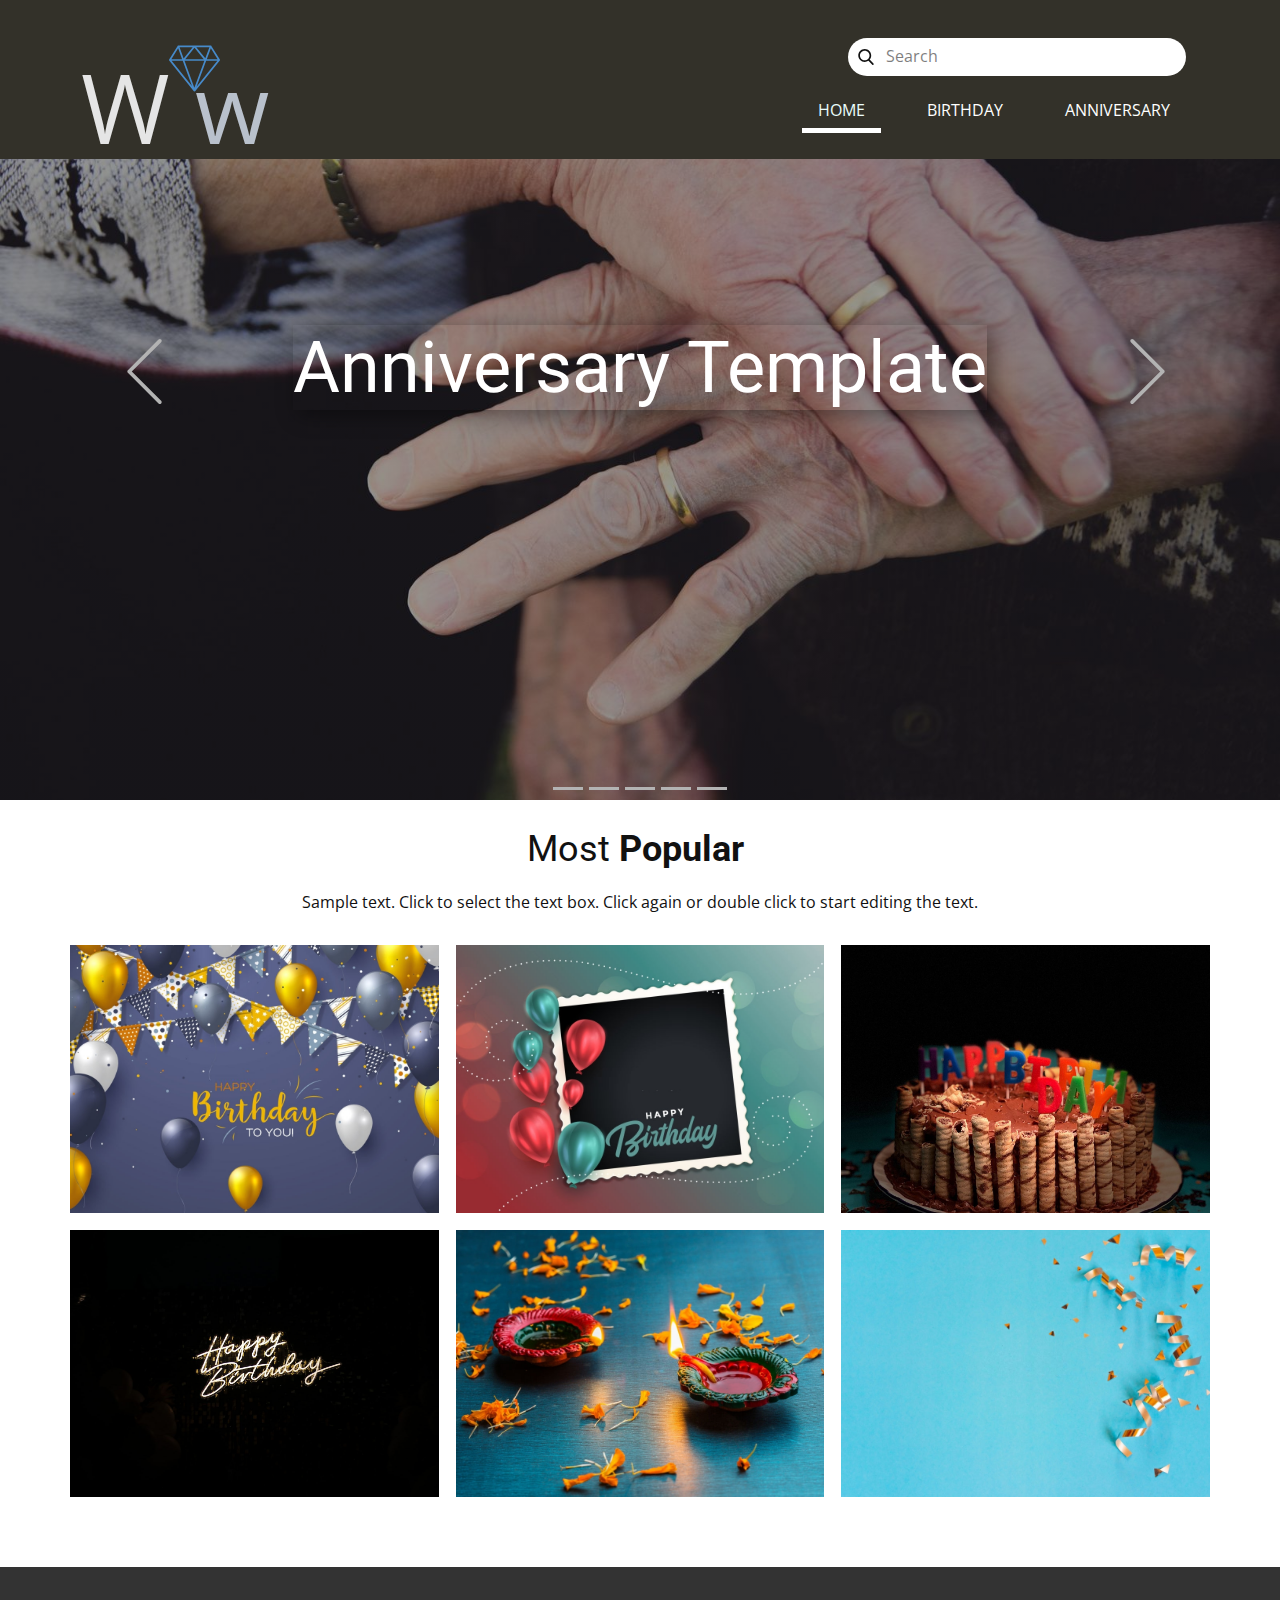
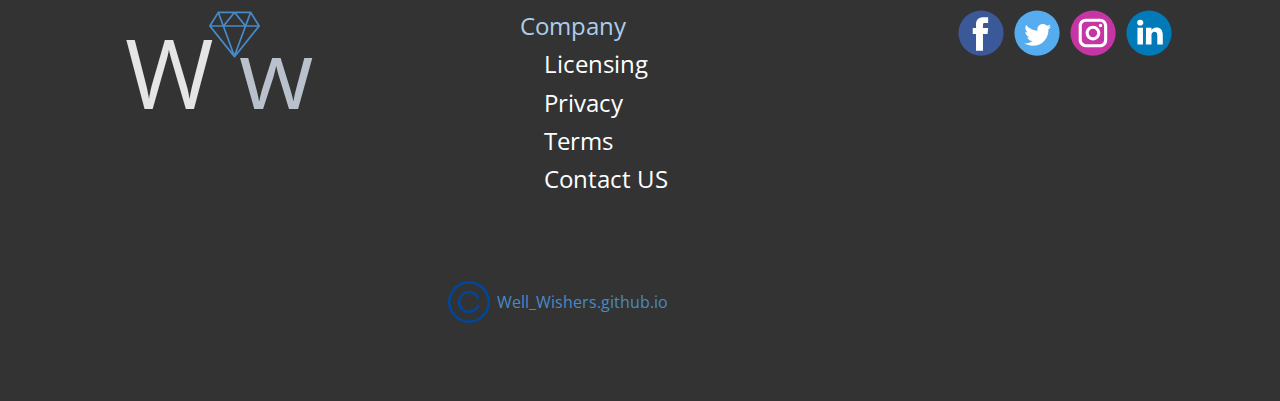
<file: index.html>
<!DOCTYPE html>
<html style="font-size: 16px;">
  <head>
    <meta name="viewport" content="width=device-width, initial-scale=1.0">
    <meta charset="utf-8">
    <meta name="keywords" content="Want to learn more?">
    <meta name="description" content="">
    <meta name="page_type" content="np-template-header-footer-from-plugin">
    <title>Home</title>
    <link rel="stylesheet" href="nicepage.css" media="screen">
<link rel="stylesheet" href="Home.css" media="screen">
    <script class="u-script" type="text/javascript" src="jquery.js" defer=""></script>
    <script class="u-script" type="text/javascript" src="nicepage.js" defer=""></script>
    <meta name="generator" content="Nicepage 3.17.2, nicepage.com">
    
    
    
    
    
    <link id="u-theme-google-font" rel="stylesheet" href="https://fonts.googleapis.com/css?family=Roboto:100,100i,300,300i,400,400i,500,500i,700,700i,900,900i|Open+Sans:300,300i,400,400i,600,600i,700,700i,800,800i">
    
    
    
    
    <script type="application/ld+json">{
		"@context": "http://schema.org",
		"@type": "Organization",
		"name": "",
		"sameAs": []
}</script>
    <meta property="og:title" content="Home">
    <meta property="og:type" content="website">
    <meta name="theme-color" content="#478ac9">
  </head>
  <body data-home-page="Home.html" data-home-page-title="Home" class="u-body u-overlap"><header class="u-clearfix u-header u-palette-3-dark-3 u-header" id="sec-9182"><div class="u-clearfix u-sheet u-sheet-1">
        <nav class="u-menu u-menu-dropdown u-offcanvas u-menu-1">
          <div class="menu-collapse" style="font-size: 1rem; letter-spacing: 0px; text-transform: uppercase; font-weight: 400;">
            <a class="u-button-style u-custom-active-border-color u-custom-border u-custom-border-color u-custom-borders u-custom-hover-border-color u-custom-hover-color u-custom-left-right-menu-spacing u-custom-text-active-color u-custom-text-color u-custom-text-hover-color u-custom-top-bottom-menu-spacing u-nav-link" href="#" style="padding: 3px 16px; font-size: calc(1em + 6px);">
              <svg><use xmlns:xlink="http://www.w3.org/1999/xlink" xlink:href="#menu-hamburger"></use></svg>
              <svg version="1.1" xmlns="http://www.w3.org/2000/svg" xmlns:xlink="http://www.w3.org/1999/xlink"><defs><symbol id="menu-hamburger" viewBox="0 0 16 16" style="width: 16px; height: 16px;"><rect y="1" width="16" height="2"></rect><rect y="7" width="16" height="2"></rect><rect y="13" width="16" height="2"></rect>
</symbol>
</defs></svg>
            </a>
          </div>
          <div class="u-custom-menu u-nav-container">
            <ul class="u-nav u-spacing-30 u-unstyled u-nav-1"><li class="u-nav-item"><a class="u-border-5 u-border-active-white u-border-hover-grey-10 u-border-no-left u-border-no-right u-border-no-top u-button-style u-nav-link u-text-active-palette-4-light-3 u-text-hover-palette-1-light-3 u-text-white" href="Home.html" style="padding: 10px 16px;">Home</a>
</li><li class="u-nav-item"><a class="u-border-5 u-border-active-white u-border-hover-grey-10 u-border-no-left u-border-no-right u-border-no-top u-button-style u-nav-link u-text-active-palette-4-light-3 u-text-hover-palette-1-light-3 u-text-white" href="birthday.html" style="padding: 10px 16px;">birthday</a>
</li><li class="u-nav-item"><a class="u-border-5 u-border-active-white u-border-hover-grey-10 u-border-no-left u-border-no-right u-border-no-top u-button-style u-nav-link u-text-active-palette-4-light-3 u-text-hover-palette-1-light-3 u-text-white" href="Anniversary.html" style="padding: 10px 16px;">Anniversary</a>
</li></ul>
          </div>
          <div class="u-custom-menu u-nav-container-collapse">
            <div class="u-black u-container-style u-inner-container-layout u-opacity u-opacity-95 u-sidenav">
              <div class="u-sidenav-overflow">
                <div class="u-menu-close"></div>
                <ul class="u-align-center u-nav u-popupmenu-items u-unstyled u-nav-2"><li class="u-nav-item"><a class="u-button-style u-nav-link" href="Home.html" style="padding: 10px 16px;">Home</a>
</li><li class="u-nav-item"><a class="u-button-style u-nav-link" href="birthday.html" style="padding: 10px 16px;">birthday</a>
</li><li class="u-nav-item"><a class="u-button-style u-nav-link" href="Anniversary.html" style="padding: 10px 16px;">Anniversary</a>
</li></ul>
              </div>
            </div>
            <div class="u-black u-menu-overlay u-opacity u-opacity-70"></div>
          </div>
        </nav>
        <p class="u-text u-text-1">
          <span class="u-text-grey-10">W</span>
          <span class="u-text-palette-5-base">w</span>
        </p><span class="u-icon u-icon-circle u-text-palette-1-base u-icon-1"><svg class="u-svg-link" preserveAspectRatio="xMidYMin slice" viewBox="0 0 59.986 59.986" style=""><use xmlns:xlink="http://www.w3.org/1999/xlink" xlink:href="#svg-7561"></use></svg><svg class="u-svg-content" viewBox="0 0 59.986 59.986" x="0px" y="0px" id="svg-7561" style="enable-background:new 0 0 59.986 59.986;"><path d="M59.972,20.164c0.007-0.041,0.011-0.081,0.013-0.123c0.002-0.049,0.001-0.096-0.003-0.145  c-0.004-0.042-0.01-0.082-0.02-0.123c-0.011-0.048-0.026-0.094-0.044-0.14c-0.009-0.024-0.011-0.049-0.022-0.072  c-0.008-0.017-0.022-0.03-0.031-0.047c-0.009-0.017-0.013-0.035-0.023-0.052l-10-16c-0.046-0.073-0.1-0.139-0.161-0.197  c-0.001-0.001-0.002-0.001-0.003-0.002c-0.086-0.081-0.188-0.139-0.297-0.185c-0.014-0.006-0.023-0.018-0.038-0.024  c-0.011-0.004-0.023-0.002-0.034-0.005c-0.101-0.034-0.205-0.057-0.314-0.057h-38c-0.108,0-0.211,0.023-0.31,0.056  c-0.011,0.003-0.022,0.001-0.032,0.005c-0.015,0.005-0.024,0.017-0.038,0.023c-0.104,0.043-0.202,0.099-0.287,0.175  c-0.005,0.005-0.012,0.008-0.017,0.012c-0.062,0.058-0.117,0.125-0.163,0.198l-10,16c-0.01,0.016-0.014,0.035-0.023,0.052  c-0.009,0.017-0.023,0.03-0.031,0.047c-0.011,0.023-0.013,0.048-0.023,0.072c-0.018,0.046-0.033,0.092-0.044,0.14  c-0.009,0.041-0.016,0.082-0.02,0.124C0,19.945-0.001,19.993,0.001,20.041c0.002,0.042,0.006,0.082,0.013,0.123  c0.008,0.048,0.021,0.095,0.037,0.142c0.013,0.039,0.027,0.077,0.045,0.115c0.009,0.018,0.012,0.038,0.022,0.056  c0.016,0.029,0.04,0.051,0.058,0.078c0.014,0.021,0.022,0.044,0.039,0.064l28.989,35.986c0.002,0.003,0.004,0.005,0.006,0.007  l0.005,0.007c0.003,0.004,0.008,0.005,0.011,0.009c0.082,0.099,0.184,0.174,0.295,0.234c0.03,0.016,0.058,0.03,0.089,0.043  c0.121,0.051,0.249,0.087,0.383,0.087c0.114,0,0.229-0.02,0.343-0.061c0.017-0.006,0.028-0.02,0.045-0.027  c0.051-0.021,0.091-0.055,0.137-0.084c0.076-0.048,0.147-0.098,0.206-0.163c0.014-0.015,0.035-0.022,0.048-0.038l29-36  c0.016-0.02,0.024-0.044,0.039-0.064c0.019-0.027,0.042-0.049,0.058-0.078c0.01-0.018,0.013-0.038,0.022-0.056  c0.018-0.038,0.032-0.075,0.045-0.115C59.95,20.259,59.964,20.213,59.972,20.164z M32.095,4.993h15.459l-4.86,13.045L32.095,4.993z   M40.892,18.993H19.095L29.993,5.58L40.892,18.993z M17.222,18.125L12.423,4.993h15.469L17.222,18.125z M41.593,20.993  L29.818,52.599L18.269,20.993H41.593z M49.221,6.246l7.967,12.748H44.472L49.221,6.246z M10.756,6.259l4.653,12.734H2.798  L10.756,6.259z M16.14,20.993l10.839,29.664L3.083,20.993H16.14z M32.39,51.423l11.337-30.43h13.176L32.39,51.423z"></path></svg></span>
        <form action="#" method="get" class="u-radius-24 u-search u-search-left u-white u-search-1">
          <button class="u-search-button" type="submit">
            <span class="u-search-icon u-spacing-10">
              <svg class="u-svg-link" preserveAspectRatio="xMidYMin slice" viewBox="0 0 56.966 56.966"><use xmlns:xlink="http://www.w3.org/1999/xlink" xlink:href="#svg-d127"></use></svg>
              <svg xmlns="http://www.w3.org/2000/svg" xmlns:xlink="http://www.w3.org/1999/xlink" version="1.1" id="svg-d127" x="0px" y="0px" viewBox="0 0 56.966 56.966" style="enable-background:new 0 0 56.966 56.966;" xml:space="preserve" class="u-svg-content"><path d="M55.146,51.887L41.588,37.786c3.486-4.144,5.396-9.358,5.396-14.786c0-12.682-10.318-23-23-23s-23,10.318-23,23  s10.318,23,23,23c4.761,0,9.298-1.436,13.177-4.162l13.661,14.208c0.571,0.593,1.339,0.92,2.162,0.92  c0.779,0,1.518-0.297,2.079-0.837C56.255,54.982,56.293,53.08,55.146,51.887z M23.984,6c9.374,0,17,7.626,17,17s-7.626,17-17,17  s-17-7.626-17-17S14.61,6,23.984,6z"></path></svg>
            </span>
          </button>
          <input class="u-search-input" type="search" name="search" value="" placeholder="Search">
        </form>
      </div></header>
    <section id="carousel_2d1d" class="u-carousel u-slide u-block-5967-1" data-u-ride="carousel" data-interval="5000">
      <ol class="u-absolute-hcenter u-carousel-indicators u-block-5967-2">
        <li data-u-target="#carousel_2d1d" data-u-slide-to="0" class="u-active u-grey-30"></li>
        <li data-u-target="#carousel_2d1d" class="u-grey-30" data-u-slide-to="1"></li>
        <li data-u-target="#carousel_2d1d" class="u-grey-30" data-u-slide-to="2"></li>
        <li data-u-target="#carousel_2d1d" class="u-grey-30" data-u-slide-to="3"></li>
        <li data-u-target="#carousel_2d1d" class="u-grey-30" data-u-slide-to="4"></li>
      </ol>
      <div class="u-carousel-inner" role="listbox">
        <div class="u-active u-align-center u-carousel-item u-clearfix u-image u-shading u-section-1-1" src="" data-image-width="1600" data-image-height="1067">
          <div class="u-clearfix u-sheet u-sheet-1">
            <h1 class="u-text u-title u-text-1">
              <a class="u-active-none u-btn u-button-link u-button-style u-hover-none u-none u-text-hover-palette-5-light-2 u-text-white u-btn-1" href="Anniversary.html" data-page-id="2620320340">Anniversary Template</a>
            </h1>
          </div>
        </div>
        <div class="u-align-center u-carousel-item u-clearfix u-image u-shading u-section-1-2" src="" data-image-width="1166" data-image-height="1600">
          <div class="u-clearfix u-sheet u-sheet-1">
            <h1 class="u-text u-title u-text-1">
              <a class="u-active-none u-border-none u-btn u-button-link u-button-style u-hover-none u-none u-text-hover-palette-2-light-3 u-text-white u-btn-1" href="get-well-soon.html" data-page-id="74397571">Get Well Soon</a>
            </h1>
          </div>
        </div>
        <div class="u-align-center u-carousel-item u-clearfix u-image u-shading u-section-1-3" src="" data-image-width="1600" data-image-height="1067">
          <div class="u-clearfix u-sheet u-sheet-1">
            <h1 class="u-text u-title u-text-1">
              <a class="u-active-none u-border-none u-btn u-button-link u-button-style u-hover-none u-none u-text-hover-custom-color-2 u-text-white u-btn-1" href="Celebration.html" data-page-id="42499963">Greetings Templates</a>
            </h1>
          </div>
        </div>
        <div class="u-align-center u-carousel-item u-clearfix u-image u-shading u-section-1-4" src="" data-image-width="887" data-image-height="1024">
          <div class="u-clearfix u-sheet u-sheet-1">
            <h1 class="u-text u-title u-text-1">
              <a class="u-active-none u-border-none u-btn u-button-link u-button-style u-hover-none u-none u-text-hover-palette-2-light-2 u-text-white u-btn-1" href="diwali.html" data-page-id="1097216201">Diwali Wish Template</a>
            </h1>
          </div>
        </div>
        <div class="u-align-center u-carousel-item u-clearfix u-image u-shading u-section-1-5" src="" data-image-width="1600" data-image-height="1280" data-href="file:///C:/Users/Lenovo/AppData/Local/Temp/Nicepage/firefox/index.html">
          <div class="u-clearfix u-sheet u-sheet-1">
            <h1 class="u-text u-title u-text-1">
              <a class="u-active-none u-border-none u-btn u-button-link u-button-style u-hover-none u-none u-text-body-alt-color u-text-hover-palette-3-light-3 u-btn-1" href="birthday.html" data-page-id="1067519402">Birthday Template</a>
            </h1>
          </div>
        </div>
      </div>
      <a class="u-carousel-control u-carousel-control-prev u-text-grey-30 u-block-5967-3" href="#carousel_2d1d" role="button" data-u-slide="prev">
        <span aria-hidden="true">
          <svg viewBox="0 0 477.175 477.175"><path d="M145.188,238.575l215.5-215.5c5.3-5.3,5.3-13.8,0-19.1s-13.8-5.3-19.1,0l-225.1,225.1c-5.3,5.3-5.3,13.8,0,19.1l225.1,225
                    c2.6,2.6,6.1,4,9.5,4s6.9-1.3,9.5-4c5.3-5.3,5.3-13.8,0-19.1L145.188,238.575z"></path></svg>
        </span>
        <span class="sr-only">Previous</span>
      </a>
      <a class="u-carousel-control u-carousel-control-next u-text-grey-30 u-block-5967-4" href="#carousel_2d1d" role="button" data-u-slide="next">
        <span aria-hidden="true">
          <svg viewBox="0 0 477.175 477.175"><path d="M360.731,229.075l-225.1-225.1c-5.3-5.3-13.8-5.3-19.1,0s-5.3,13.8,0,19.1l215.5,215.5l-215.5,215.5
                    c-5.3,5.3-5.3,13.8,0,19.1c2.6,2.6,6.1,4,9.5,4c3.4,0,6.9-1.3,9.5-4l225.1-225.1C365.931,242.875,365.931,234.275,360.731,229.075z"></path></svg>
        </span>
        <span class="sr-only">Next</span>
      </a>
    </section>
    <section class="u-align-center u-clearfix u-section-2" id="sec-53c5">
      <div class="u-clearfix u-sheet u-sheet-1">
        <h2 class="u-text u-text-default u-text-1">Most <span style="font-weight: 700;">Popular</span>&nbsp;
        </h2>
        <p class="u-text u-text-2">Sample text. Click to select the text box. Click again or double click to start editing the text.</p>
        <div class="u-expanded-width u-gallery u-layout-grid u-lightbox u-show-text-on-hover u-gallery-1">
          <div class="u-gallery-inner u-gallery-inner-1">
            <div class="u-effect-fade u-gallery-item">
              <div class="u-back-slide" data-image-width="1024" data-image-height="768">
                <img class="u-back-image u-expanded" src="images/61251f07d9381.jpg">
              </div>
              <div class="u-over-slide u-shading u-over-slide-1">
                <h3 class="u-gallery-heading"></h3>
                <p class="u-gallery-text"></p>
              </div>
            </div>
            <div class="u-effect-fade u-gallery-item">
              <div class="u-back-slide" data-image-width="1024" data-image-height="682">
                <img class="u-back-image u-expanded" src="images/61251ed6c5cda.jpg">
              </div>
              <div class="u-over-slide u-shading u-over-slide-2">
                <h3 class="u-gallery-heading"></h3>
                <p class="u-gallery-text"></p>
              </div>
            </div>
            <div class="u-effect-fade u-gallery-item">
              <div class="u-back-slide" data-image-width="1307" data-image-height="1600">
                <img class="u-back-image u-expanded" src="images/dassi-hersh-CXxyihVdLyg-unsplash.jpg">
              </div>
              <div class="u-over-slide u-shading u-over-slide-3">
                <h3 class="u-gallery-heading"></h3>
                <p class="u-gallery-text"></p>
              </div>
            </div>
            <div class="u-effect-fade u-gallery-item">
              <div class="u-back-slide" data-image-width="1600" data-image-height="1067">
                <img class="u-back-image u-expanded" src="images/gift-habeshaw-aqM730y624E-unsplash.jpg">
              </div>
              <div class="u-over-slide u-shading u-over-slide-4">
                <h3 class="u-gallery-heading"></h3>
                <p class="u-gallery-text"></p>
              </div>
            </div>
            <div class="u-effect-fade u-gallery-item">
              <div class="u-back-slide" data-image-width="1024" data-image-height="702">
                <img class="u-back-image u-expanded" src="images/612531d48f09a3.jpg">
              </div>
              <div class="u-over-slide u-shading u-over-slide-5">
                <h3 class="u-gallery-heading"></h3>
                <p class="u-gallery-text"></p>
              </div>
            </div>
            <div class="u-effect-fade u-gallery-item">
              <div class="u-back-slide" data-image-width="1024" data-image-height="682">
                <img class="u-back-image u-expanded" src="images/612534a2be286.jpg">
              </div>
              <div class="u-over-slide u-shading u-over-slide-6">
                <h3 class="u-gallery-heading"></h3>
                <p class="u-gallery-text"></p>
              </div>
            </div>
          </div>
        </div>
      </div>
    </section>
    <section class="u-clearfix u-section-3" id="carousel_9bfb">
      <div class="u-clearfix u-sheet u-sheet-1"></div>
    </section>
    
    
    <footer class="u-clearfix u-footer u-grey-80" id="sec-8fa7"><div class="u-clearfix u-sheet u-sheet-1">
        <div class="u-align-left u-social-icons u-spacing-10 u-social-icons-1">
          <a class="u-social-url" title="facebook" target="_blank" href=""><span class="u-icon u-social-facebook u-social-icon u-icon-1"><svg class="u-svg-link" preserveAspectRatio="xMidYMin slice" viewBox="0 0 112 112" style=""><use xmlns:xlink="http://www.w3.org/1999/xlink" xlink:href="#svg-7e4d"></use></svg><svg class="u-svg-content" viewBox="0 0 112 112" x="0" y="0" id="svg-7e4d"><circle fill="currentColor" cx="56.1" cy="56.1" r="55"></circle><path fill="#FFFFFF" d="M73.5,31.6h-9.1c-1.4,0-3.6,0.8-3.6,3.9v8.5h12.6L72,58.3H60.8v40.8H43.9V58.3h-8V43.9h8v-9.2
            c0-6.7,3.1-17,17-17h12.5v13.9H73.5z"></path></svg></span>
          </a>
          <a class="u-social-url" title="twitter" target="_blank" href=""><span class="u-icon u-social-icon u-social-twitter u-icon-2"><svg class="u-svg-link" preserveAspectRatio="xMidYMin slice" viewBox="0 0 112 112" style=""><use xmlns:xlink="http://www.w3.org/1999/xlink" xlink:href="#svg-9e90"></use></svg><svg class="u-svg-content" viewBox="0 0 112 112" x="0" y="0" id="svg-9e90"><circle fill="currentColor" class="st0" cx="56.1" cy="56.1" r="55"></circle><path fill="#FFFFFF" d="M83.8,47.3c0,0.6,0,1.2,0,1.7c0,17.7-13.5,38.2-38.2,38.2C38,87.2,31,85,25,81.2c1,0.1,2.1,0.2,3.2,0.2
            c6.3,0,12.1-2.1,16.7-5.7c-5.9-0.1-10.8-4-12.5-9.3c0.8,0.2,1.7,0.2,2.5,0.2c1.2,0,2.4-0.2,3.5-0.5c-6.1-1.2-10.8-6.7-10.8-13.1
            c0-0.1,0-0.1,0-0.2c1.8,1,3.9,1.6,6.1,1.7c-3.6-2.4-6-6.5-6-11.2c0-2.5,0.7-4.8,1.8-6.7c6.6,8.1,16.5,13.5,27.6,14
            c-0.2-1-0.3-2-0.3-3.1c0-7.4,6-13.4,13.4-13.4c3.9,0,7.3,1.6,9.8,4.2c3.1-0.6,5.9-1.7,8.5-3.3c-1,3.1-3.1,5.8-5.9,7.4
            c2.7-0.3,5.3-1,7.7-2.1C88.7,43,86.4,45.4,83.8,47.3z"></path></svg></span>
          </a>
          <a class="u-social-url" title="instagram" target="_blank" href=""><span class="u-icon u-social-icon u-social-instagram u-icon-3"><svg class="u-svg-link" preserveAspectRatio="xMidYMin slice" viewBox="0 0 112 112" style=""><use xmlns:xlink="http://www.w3.org/1999/xlink" xlink:href="#svg-923c"></use></svg><svg class="u-svg-content" viewBox="0 0 112 112" x="0" y="0" id="svg-923c"><circle fill="currentColor" cx="56.1" cy="56.1" r="55"></circle><path fill="#FFFFFF" d="M55.9,38.2c-9.9,0-17.9,8-17.9,17.9C38,66,46,74,55.9,74c9.9,0,17.9-8,17.9-17.9C73.8,46.2,65.8,38.2,55.9,38.2
            z M55.9,66.4c-5.7,0-10.3-4.6-10.3-10.3c-0.1-5.7,4.6-10.3,10.3-10.3c5.7,0,10.3,4.6,10.3,10.3C66.2,61.8,61.6,66.4,55.9,66.4z"></path><path fill="#FFFFFF" d="M74.3,33.5c-2.3,0-4.2,1.9-4.2,4.2s1.9,4.2,4.2,4.2s4.2-1.9,4.2-4.2S76.6,33.5,74.3,33.5z"></path><path fill="#FFFFFF" d="M73.1,21.3H38.6c-9.7,0-17.5,7.9-17.5,17.5v34.5c0,9.7,7.9,17.6,17.5,17.6h34.5c9.7,0,17.5-7.9,17.5-17.5V38.8
            C90.6,29.1,82.7,21.3,73.1,21.3z M83,73.3c0,5.5-4.5,9.9-9.9,9.9H38.6c-5.5,0-9.9-4.5-9.9-9.9V38.8c0-5.5,4.5-9.9,9.9-9.9h34.5
            c5.5,0,9.9,4.5,9.9,9.9V73.3z"></path></svg></span>
          </a>
          <a class="u-social-url" title="linkedin" target="_blank" href=""><span class="u-icon u-social-icon u-social-linkedin u-icon-4"><svg class="u-svg-link" preserveAspectRatio="xMidYMin slice" viewBox="0 0 112 112" style=""><use xmlns:xlink="http://www.w3.org/1999/xlink" xlink:href="#svg-2d7d"></use></svg><svg class="u-svg-content" viewBox="0 0 112 112" x="0" y="0" id="svg-2d7d"><circle fill="currentColor" cx="56.1" cy="56.1" r="55"></circle><path fill="#FFFFFF" d="M41.3,83.7H27.9V43.4h13.4V83.7z M34.6,37.9L34.6,37.9c-4.6,0-7.5-3.1-7.5-7c0-4,3-7,7.6-7s7.4,3,7.5,7
            C42.2,34.8,39.2,37.9,34.6,37.9z M89.6,83.7H76.2V62.2c0-5.4-1.9-9.1-6.8-9.1c-3.7,0-5.9,2.5-6.9,4.9c-0.4,0.9-0.4,2.1-0.4,3.3v22.5
            H48.7c0,0,0.2-36.5,0-40.3h13.4v5.7c1.8-2.7,5-6.7,12.1-6.7c8.8,0,15.4,5.8,15.4,18.1V83.7z"></path></svg></span>
          </a>
        </div>
        <p class="u-text u-text-1">
          <span class="u-text-grey-10">W</span>
          <span class="u-text-palette-5-base">w</span>
        </p>
        <p class="u-text u-text-2">
          <span class="u-text-palette-1-light-2">Company</span>
          <br>&nbsp; &nbsp; Licensing<br>&nbsp; &nbsp; Privacy<br>&nbsp; &nbsp; Terms<br>&nbsp; &nbsp; Contact US
        </p><span class="u-icon u-icon-circle u-text-palette-1-base u-icon-5"><svg class="u-svg-link" preserveAspectRatio="xMidYMin slice" viewBox="0 0 59.986 59.986" style=""><use xmlns:xlink="http://www.w3.org/1999/xlink" xlink:href="#svg-09e3"></use></svg><svg class="u-svg-content" viewBox="0 0 59.986 59.986" x="0px" y="0px" id="svg-09e3" style="enable-background:new 0 0 59.986 59.986;"><path d="M59.972,20.164c0.007-0.041,0.011-0.081,0.013-0.123c0.002-0.049,0.001-0.096-0.003-0.145  c-0.004-0.042-0.01-0.082-0.02-0.123c-0.011-0.048-0.026-0.094-0.044-0.14c-0.009-0.024-0.011-0.049-0.022-0.072  c-0.008-0.017-0.022-0.03-0.031-0.047c-0.009-0.017-0.013-0.035-0.023-0.052l-10-16c-0.046-0.073-0.1-0.139-0.161-0.197  c-0.001-0.001-0.002-0.001-0.003-0.002c-0.086-0.081-0.188-0.139-0.297-0.185c-0.014-0.006-0.023-0.018-0.038-0.024  c-0.011-0.004-0.023-0.002-0.034-0.005c-0.101-0.034-0.205-0.057-0.314-0.057h-38c-0.108,0-0.211,0.023-0.31,0.056  c-0.011,0.003-0.022,0.001-0.032,0.005c-0.015,0.005-0.024,0.017-0.038,0.023c-0.104,0.043-0.202,0.099-0.287,0.175  c-0.005,0.005-0.012,0.008-0.017,0.012c-0.062,0.058-0.117,0.125-0.163,0.198l-10,16c-0.01,0.016-0.014,0.035-0.023,0.052  c-0.009,0.017-0.023,0.03-0.031,0.047c-0.011,0.023-0.013,0.048-0.023,0.072c-0.018,0.046-0.033,0.092-0.044,0.14  c-0.009,0.041-0.016,0.082-0.02,0.124C0,19.945-0.001,19.993,0.001,20.041c0.002,0.042,0.006,0.082,0.013,0.123  c0.008,0.048,0.021,0.095,0.037,0.142c0.013,0.039,0.027,0.077,0.045,0.115c0.009,0.018,0.012,0.038,0.022,0.056  c0.016,0.029,0.04,0.051,0.058,0.078c0.014,0.021,0.022,0.044,0.039,0.064l28.989,35.986c0.002,0.003,0.004,0.005,0.006,0.007  l0.005,0.007c0.003,0.004,0.008,0.005,0.011,0.009c0.082,0.099,0.184,0.174,0.295,0.234c0.03,0.016,0.058,0.03,0.089,0.043  c0.121,0.051,0.249,0.087,0.383,0.087c0.114,0,0.229-0.02,0.343-0.061c0.017-0.006,0.028-0.02,0.045-0.027  c0.051-0.021,0.091-0.055,0.137-0.084c0.076-0.048,0.147-0.098,0.206-0.163c0.014-0.015,0.035-0.022,0.048-0.038l29-36  c0.016-0.02,0.024-0.044,0.039-0.064c0.019-0.027,0.042-0.049,0.058-0.078c0.01-0.018,0.013-0.038,0.022-0.056  c0.018-0.038,0.032-0.075,0.045-0.115C59.95,20.259,59.964,20.213,59.972,20.164z M32.095,4.993h15.459l-4.86,13.045L32.095,4.993z   M40.892,18.993H19.095L29.993,5.58L40.892,18.993z M17.222,18.125L12.423,4.993h15.469L17.222,18.125z M41.593,20.993  L29.818,52.599L18.269,20.993H41.593z M49.221,6.246l7.967,12.748H44.472L49.221,6.246z M10.756,6.259l4.653,12.734H2.798  L10.756,6.259z M16.14,20.993l10.839,29.664L3.083,20.993H16.14z M32.39,51.423l11.337-30.43h13.176L32.39,51.423z"></path></svg></span><span class="u-icon u-icon-circle u-text-palette-1-base u-icon-6"><svg class="u-svg-link" preserveAspectRatio="xMidYMin slice" viewBox="0 0 512 512" style=""><use xmlns:xlink="http://www.w3.org/1999/xlink" xlink:href="#svg-e975"></use></svg><svg class="u-svg-content" viewBox="0 0 512 512" id="svg-e975"><g fill="currentColor"><path d="m256 512c-68.378906 0-132.667969-26.628906-181.019531-74.980469-48.351563-48.351562-74.980469-112.640625-74.980469-181.019531s26.628906-132.667969 74.980469-181.019531c48.351562-48.351563 112.640625-74.980469 181.019531-74.980469s132.667969 26.628906 181.019531 74.980469c48.351563 48.351562 74.980469 112.640625 74.980469 181.019531s-26.628906 132.667969-74.980469 181.019531c-48.351562 48.351563-112.640625 74.980469-181.019531 74.980469zm0-482c-124.617188 0-226 101.382812-226 226s101.382812 226 226 226 226-101.382812 226-226-101.382812-226-226-226zm0 0"></path><path d="m255.316406 391.5c-74.714844 0-135.5-60.785156-135.5-135.5s60.785156-135.5 135.5-135.5c53.570313 0 102.214844 31.652344 123.925782 80.640625 3.359374 7.574219-.0625 16.433594-7.636719 19.792969-7.574219 3.355468-16.433594-.0625-19.789063-7.636719-16.90625-38.148437-54.785156-62.796875-96.5-62.796875-58.175781 0-105.5 47.328125-105.5 105.5s47.324219 105.5 105.5 105.5c41.957032 0 79.921875-24.847656 96.726563-63.304688 3.316406-7.589843 12.160156-11.058593 19.75-7.738281 7.59375 3.316407 11.058593 12.160157 7.738281 19.75-21.578125 49.386719-70.335938 81.292969-124.214844 81.292969zm0 0"></path>
</g></svg></span>
        <p class="u-text u-text-palette-1-base u-text-3">Well_Wishers.github.io</p>
      </div></footer>
    
  </body>
</html>
</file>
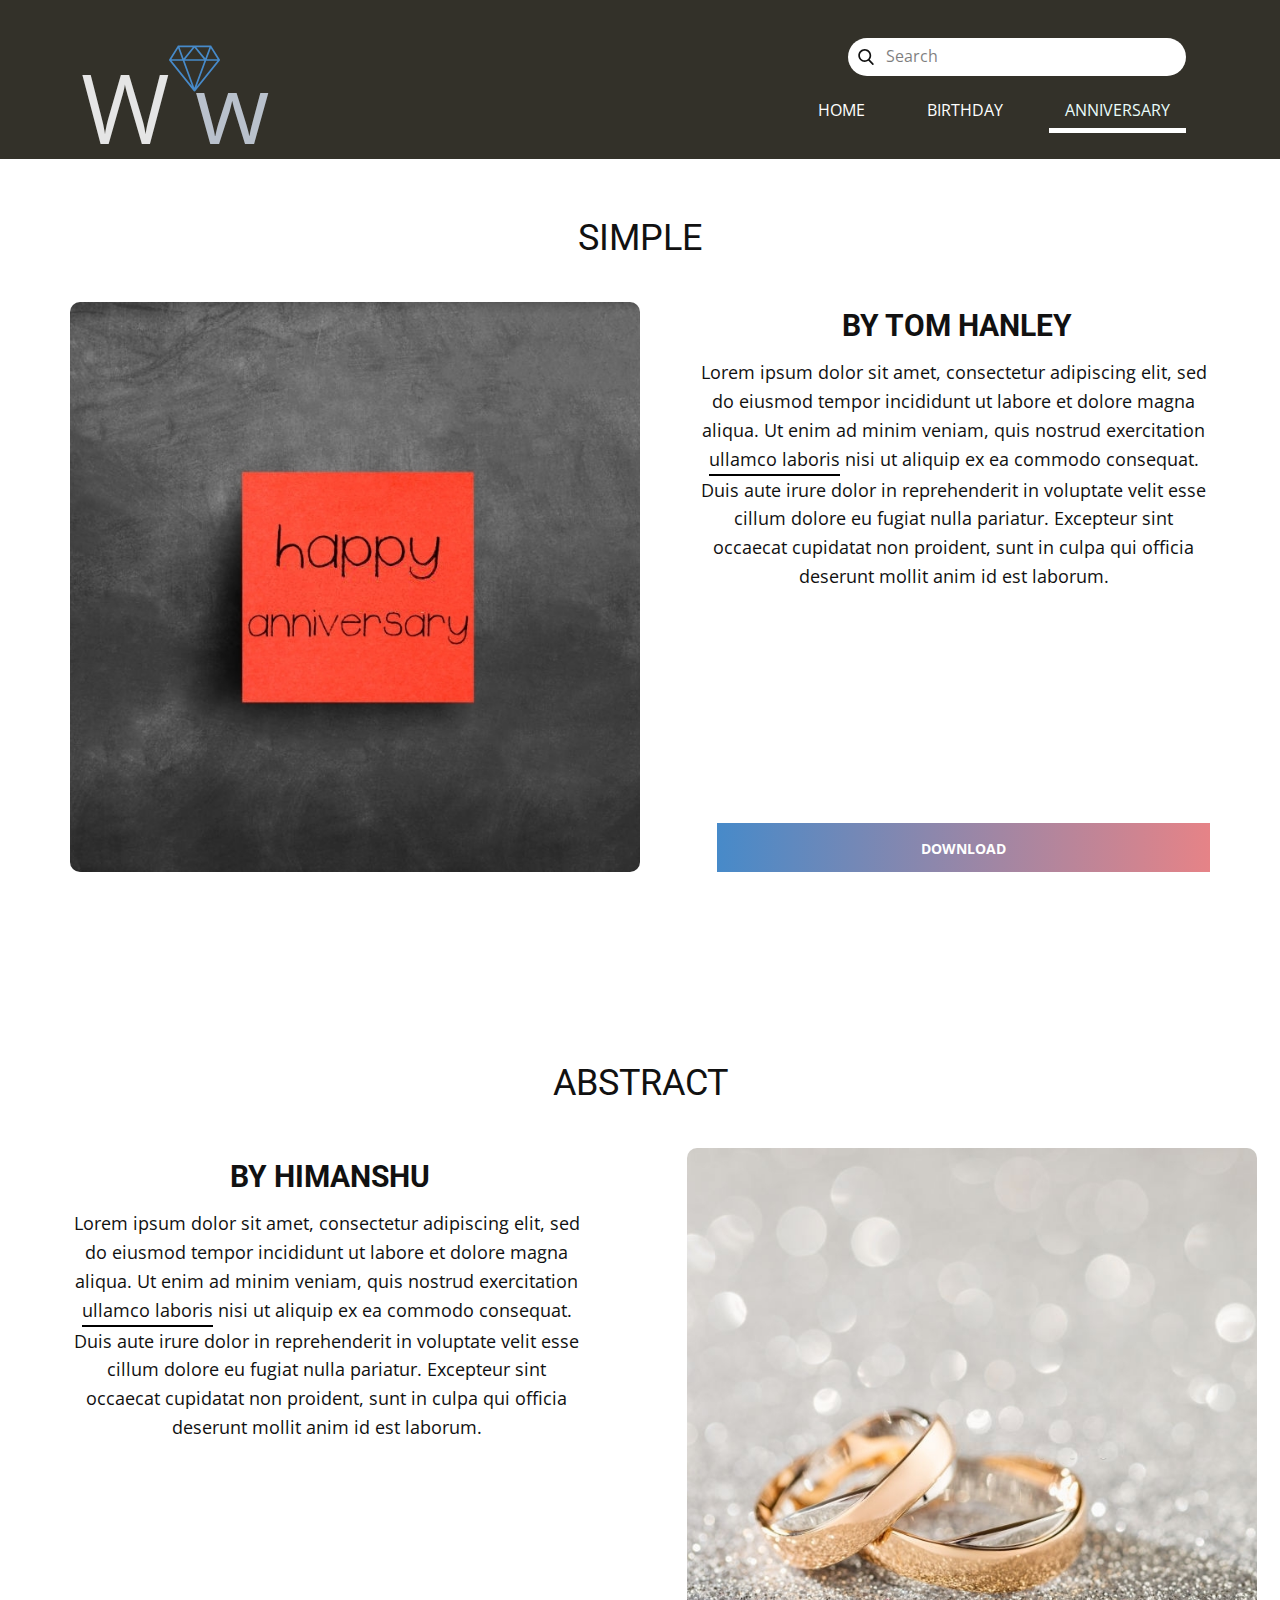
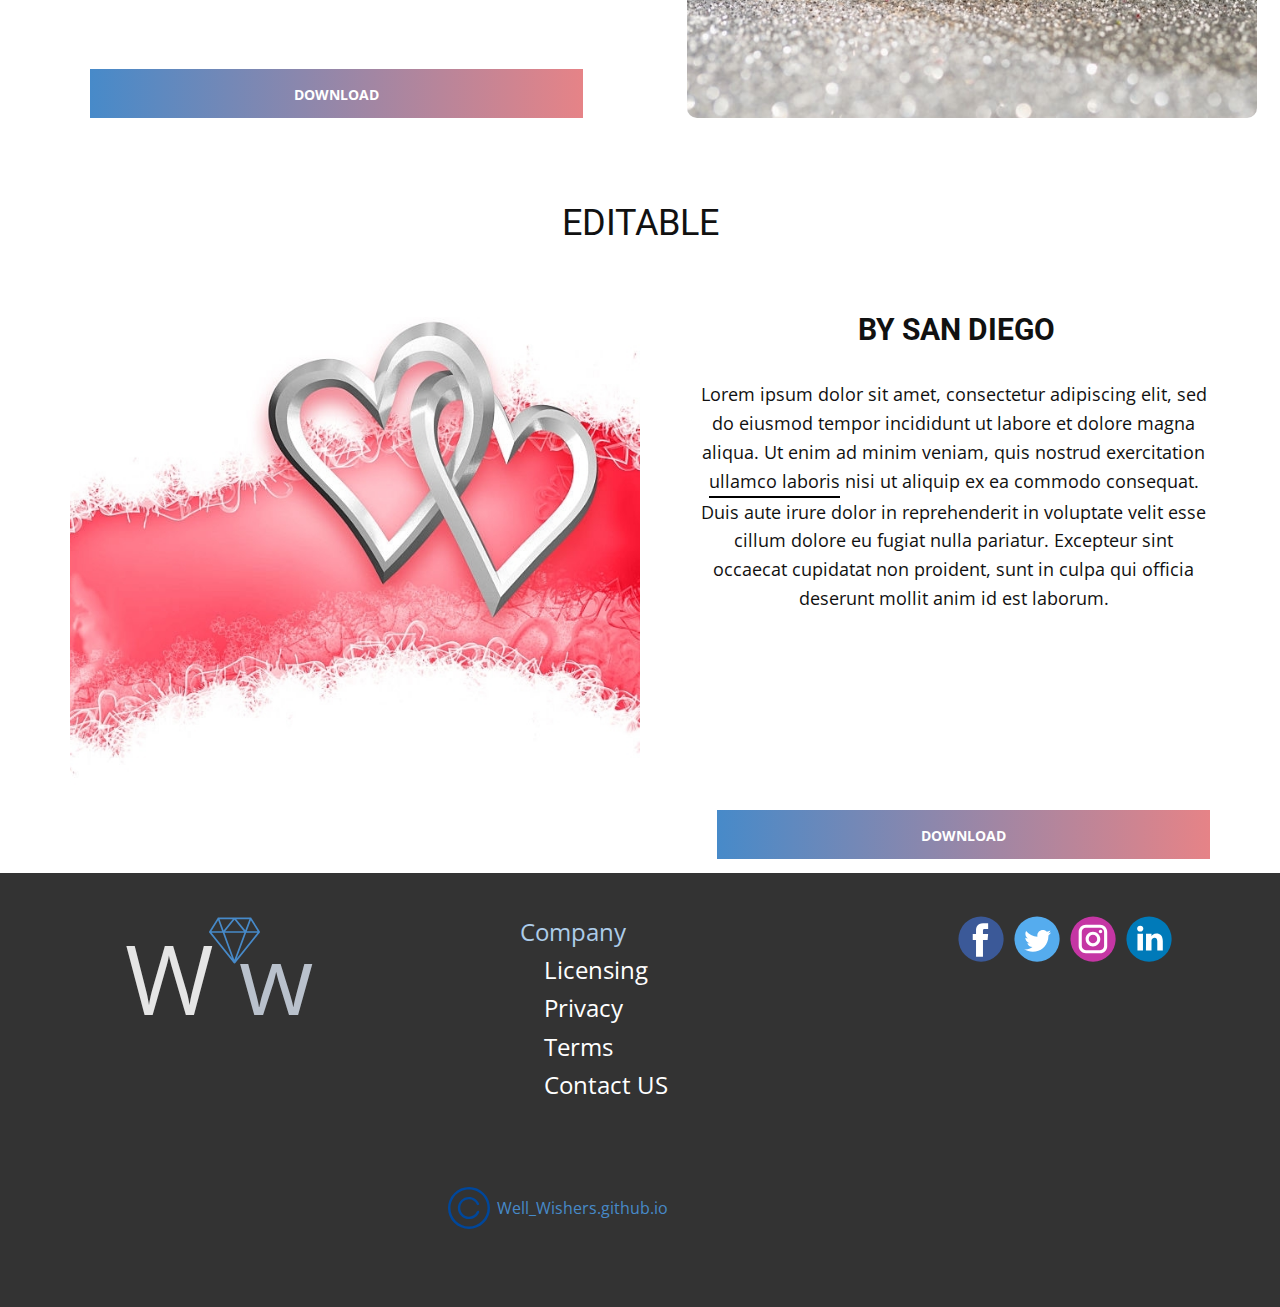
<file: Anniversary.html>
<!DOCTYPE html>
<html style="font-size: 16px;">
  <head>
    <meta name="viewport" content="width=device-width, initial-scale=1.0">
    <meta charset="utf-8">
    <meta name="keywords" content="SIMPLE, ABSTRACT, EDITABLE">
    <meta name="description" content="">
    <meta name="page_type" content="np-template-header-footer-from-plugin">
    <title>Anniversary</title>
    <link rel="stylesheet" href="nicepage.css" media="screen">
<link rel="stylesheet" href="Anniversary.css" media="screen">
    <script class="u-script" type="text/javascript" src="jquery.js" defer=""></script>
    <script class="u-script" type="text/javascript" src="nicepage.js" defer=""></script>
    <meta name="generator" content="Nicepage 3.17.2, nicepage.com">
    <link id="u-theme-google-font" rel="stylesheet" href="https://fonts.googleapis.com/css?family=Roboto:100,100i,300,300i,400,400i,500,500i,700,700i,900,900i|Open+Sans:300,300i,400,400i,600,600i,700,700i,800,800i">
    
    
    
    
    <script type="application/ld+json">{
		"@context": "http://schema.org",
		"@type": "Organization",
		"name": "",
		"sameAs": []
}</script>
    <meta property="og:title" content="Anniversary">
    <meta property="og:type" content="website">
    <meta name="theme-color" content="#478ac9">
  </head>
  <body class="u-body"><header class="u-clearfix u-header u-palette-3-dark-3 u-header" id="sec-9182"><div class="u-clearfix u-sheet u-sheet-1">
        <nav class="u-menu u-menu-dropdown u-offcanvas u-menu-1">
          <div class="menu-collapse" style="font-size: 1rem; letter-spacing: 0px; text-transform: uppercase; font-weight: 400;">
            <a class="u-button-style u-custom-active-border-color u-custom-border u-custom-border-color u-custom-borders u-custom-hover-border-color u-custom-hover-color u-custom-left-right-menu-spacing u-custom-text-active-color u-custom-text-color u-custom-text-hover-color u-custom-top-bottom-menu-spacing u-nav-link" href="#" style="padding: 3px 16px; font-size: calc(1em + 6px);">
              <svg><use xmlns:xlink="http://www.w3.org/1999/xlink" xlink:href="#menu-hamburger"></use></svg>
              <svg version="1.1" xmlns="http://www.w3.org/2000/svg" xmlns:xlink="http://www.w3.org/1999/xlink"><defs><symbol id="menu-hamburger" viewBox="0 0 16 16" style="width: 16px; height: 16px;"><rect y="1" width="16" height="2"></rect><rect y="7" width="16" height="2"></rect><rect y="13" width="16" height="2"></rect>
</symbol>
</defs></svg>
            </a>
          </div>
          <div class="u-custom-menu u-nav-container">
            <ul class="u-nav u-spacing-30 u-unstyled u-nav-1"><li class="u-nav-item"><a class="u-border-5 u-border-active-white u-border-hover-grey-10 u-border-no-left u-border-no-right u-border-no-top u-button-style u-nav-link u-text-active-palette-4-light-3 u-text-hover-palette-1-light-3 u-text-white" href="Home.html" style="padding: 10px 16px;">Home</a>
</li><li class="u-nav-item"><a class="u-border-5 u-border-active-white u-border-hover-grey-10 u-border-no-left u-border-no-right u-border-no-top u-button-style u-nav-link u-text-active-palette-4-light-3 u-text-hover-palette-1-light-3 u-text-white" href="birthday.html" style="padding: 10px 16px;">birthday</a>
</li><li class="u-nav-item"><a class="u-border-5 u-border-active-white u-border-hover-grey-10 u-border-no-left u-border-no-right u-border-no-top u-button-style u-nav-link u-text-active-palette-4-light-3 u-text-hover-palette-1-light-3 u-text-white" href="Anniversary.html" style="padding: 10px 16px;">Anniversary</a>
</li></ul>
          </div>
          <div class="u-custom-menu u-nav-container-collapse">
            <div class="u-black u-container-style u-inner-container-layout u-opacity u-opacity-95 u-sidenav">
              <div class="u-sidenav-overflow">
                <div class="u-menu-close"></div>
                <ul class="u-align-center u-nav u-popupmenu-items u-unstyled u-nav-2"><li class="u-nav-item"><a class="u-button-style u-nav-link" href="Home.html" style="padding: 10px 16px;">Home</a>
</li><li class="u-nav-item"><a class="u-button-style u-nav-link" href="birthday.html" style="padding: 10px 16px;">birthday</a>
</li><li class="u-nav-item"><a class="u-button-style u-nav-link" href="Anniversary.html" style="padding: 10px 16px;">Anniversary</a>
</li></ul>
              </div>
            </div>
            <div class="u-black u-menu-overlay u-opacity u-opacity-70"></div>
          </div>
        </nav>
        <p class="u-text u-text-1">
          <span class="u-text-grey-10">W</span>
          <span class="u-text-palette-5-base">w</span>
        </p><span class="u-icon u-icon-circle u-text-palette-1-base u-icon-1"><svg class="u-svg-link" preserveAspectRatio="xMidYMin slice" viewBox="0 0 59.986 59.986" style=""><use xmlns:xlink="http://www.w3.org/1999/xlink" xlink:href="#svg-7561"></use></svg><svg class="u-svg-content" viewBox="0 0 59.986 59.986" x="0px" y="0px" id="svg-7561" style="enable-background:new 0 0 59.986 59.986;"><path d="M59.972,20.164c0.007-0.041,0.011-0.081,0.013-0.123c0.002-0.049,0.001-0.096-0.003-0.145  c-0.004-0.042-0.01-0.082-0.02-0.123c-0.011-0.048-0.026-0.094-0.044-0.14c-0.009-0.024-0.011-0.049-0.022-0.072  c-0.008-0.017-0.022-0.03-0.031-0.047c-0.009-0.017-0.013-0.035-0.023-0.052l-10-16c-0.046-0.073-0.1-0.139-0.161-0.197  c-0.001-0.001-0.002-0.001-0.003-0.002c-0.086-0.081-0.188-0.139-0.297-0.185c-0.014-0.006-0.023-0.018-0.038-0.024  c-0.011-0.004-0.023-0.002-0.034-0.005c-0.101-0.034-0.205-0.057-0.314-0.057h-38c-0.108,0-0.211,0.023-0.31,0.056  c-0.011,0.003-0.022,0.001-0.032,0.005c-0.015,0.005-0.024,0.017-0.038,0.023c-0.104,0.043-0.202,0.099-0.287,0.175  c-0.005,0.005-0.012,0.008-0.017,0.012c-0.062,0.058-0.117,0.125-0.163,0.198l-10,16c-0.01,0.016-0.014,0.035-0.023,0.052  c-0.009,0.017-0.023,0.03-0.031,0.047c-0.011,0.023-0.013,0.048-0.023,0.072c-0.018,0.046-0.033,0.092-0.044,0.14  c-0.009,0.041-0.016,0.082-0.02,0.124C0,19.945-0.001,19.993,0.001,20.041c0.002,0.042,0.006,0.082,0.013,0.123  c0.008,0.048,0.021,0.095,0.037,0.142c0.013,0.039,0.027,0.077,0.045,0.115c0.009,0.018,0.012,0.038,0.022,0.056  c0.016,0.029,0.04,0.051,0.058,0.078c0.014,0.021,0.022,0.044,0.039,0.064l28.989,35.986c0.002,0.003,0.004,0.005,0.006,0.007  l0.005,0.007c0.003,0.004,0.008,0.005,0.011,0.009c0.082,0.099,0.184,0.174,0.295,0.234c0.03,0.016,0.058,0.03,0.089,0.043  c0.121,0.051,0.249,0.087,0.383,0.087c0.114,0,0.229-0.02,0.343-0.061c0.017-0.006,0.028-0.02,0.045-0.027  c0.051-0.021,0.091-0.055,0.137-0.084c0.076-0.048,0.147-0.098,0.206-0.163c0.014-0.015,0.035-0.022,0.048-0.038l29-36  c0.016-0.02,0.024-0.044,0.039-0.064c0.019-0.027,0.042-0.049,0.058-0.078c0.01-0.018,0.013-0.038,0.022-0.056  c0.018-0.038,0.032-0.075,0.045-0.115C59.95,20.259,59.964,20.213,59.972,20.164z M32.095,4.993h15.459l-4.86,13.045L32.095,4.993z   M40.892,18.993H19.095L29.993,5.58L40.892,18.993z M17.222,18.125L12.423,4.993h15.469L17.222,18.125z M41.593,20.993  L29.818,52.599L18.269,20.993H41.593z M49.221,6.246l7.967,12.748H44.472L49.221,6.246z M10.756,6.259l4.653,12.734H2.798  L10.756,6.259z M16.14,20.993l10.839,29.664L3.083,20.993H16.14z M32.39,51.423l11.337-30.43h13.176L32.39,51.423z"></path></svg></span>
        <form action="#" method="get" class="u-radius-24 u-search u-search-left u-white u-search-1">
          <button class="u-search-button" type="submit">
            <span class="u-search-icon u-spacing-10">
              <svg class="u-svg-link" preserveAspectRatio="xMidYMin slice" viewBox="0 0 56.966 56.966"><use xmlns:xlink="http://www.w3.org/1999/xlink" xlink:href="#svg-d127"></use></svg>
              <svg xmlns="http://www.w3.org/2000/svg" xmlns:xlink="http://www.w3.org/1999/xlink" version="1.1" id="svg-d127" x="0px" y="0px" viewBox="0 0 56.966 56.966" style="enable-background:new 0 0 56.966 56.966;" xml:space="preserve" class="u-svg-content"><path d="M55.146,51.887L41.588,37.786c3.486-4.144,5.396-9.358,5.396-14.786c0-12.682-10.318-23-23-23s-23,10.318-23,23  s10.318,23,23,23c4.761,0,9.298-1.436,13.177-4.162l13.661,14.208c0.571,0.593,1.339,0.92,2.162,0.92  c0.779,0,1.518-0.297,2.079-0.837C56.255,54.982,56.293,53.08,55.146,51.887z M23.984,6c9.374,0,17,7.626,17,17s-7.626,17-17,17  s-17-7.626-17-17S14.61,6,23.984,6z"></path></svg>
            </span>
          </button>
          <input class="u-search-input" type="search" name="search" value="" placeholder="Search">
        </form>
      </div></header>
    <section class="u-align-center u-clearfix u-section-1" id="sec-23ca">
      <div class="u-clearfix u-sheet u-sheet-1">
        <h2 class="u-text u-text-default u-text-1">SIMPLE</h2>
        <img class="u-image u-image-round u-preserve-proportions u-radius-10 u-image-1" src="images/6125358e87165.jpg" alt="" data-image-width="1024" data-image-height="682">
        <a href="https://downloader.la/temp/6125358e87165.jpg" class="u-btn u-button-style u-gradient u-none u-text-body-alt-color u-btn-1">DOWNLOAD<span style="font-size: 1.125rem;"></span>
        </a>
        <p class="u-text u-text-2">Lorem ipsum dolor sit amet, consectetur adipiscing elit, sed do eiusmod 
tempor incididunt ut labore et dolore magna aliqua. Ut enim ad minim 
veniam, quis nostrud exercitation <a href="" class="u-border-2 u-border-black u-border-hover-palette-1-base u-btn u-button-style u-none u-text-body-color u-btn-2">ullamco laboris</a> nisi ut aliquip ex ea 
commodo consequat. Duis aute irure dolor in reprehenderit in voluptate 
velit esse cillum dolore eu fugiat nulla pariatur. Excepteur sint 
occaecat cupidatat non proident, sunt in culpa qui officia deserunt 
mollit anim id est laborum. 
        </p>
        <h3 class="u-text u-text-3">BY TOM HANLEY</h3>
      </div>
    </section>
    <section class="u-align-center u-clearfix u-section-2" id="carousel_a937">
      <div class="u-clearfix u-sheet u-valign-middle-lg u-sheet-1">
        <h2 class="u-text u-text-default u-text-1">ABSTRACT</h2>
        <img class="u-expanded-width-xs u-image u-image-round u-preserve-proportions u-radius-10 u-image-1" src="images/612537182c67e.jpg" alt="" data-image-width="1024" data-image-height="682">
        <a href="https://downloader.la/temp/612537182c67e.jpg" class="u-btn u-button-style u-gradient u-none u-text-body-alt-color u-btn-1">DOWNLOAD<span style="font-size: 1.125rem;"></span>
        </a>
        <p class="u-text u-text-2">Lorem ipsum dolor sit amet, consectetur adipiscing elit, sed do eiusmod 
tempor incididunt ut labore et dolore magna aliqua. Ut enim ad minim 
veniam, quis nostrud exercitation <a href="" class="u-border-2 u-border-black u-border-hover-palette-1-base u-btn u-button-style u-none u-text-body-color u-btn-2">ullamco laboris</a> nisi ut aliquip ex ea 
commodo consequat. Duis aute irure dolor in reprehenderit in voluptate 
velit esse cillum dolore eu fugiat nulla pariatur. Excepteur sint 
occaecat cupidatat non proident, sunt in culpa qui officia deserunt 
mollit anim id est laborum. 
        </p>
        <h3 class="u-text u-text-3">BY HIMANSHU</h3>
      </div>
    </section>
    <section class="u-align-center u-clearfix u-section-3" id="carousel_c599">
      <div class="u-clearfix u-sheet u-valign-middle-xs u-sheet-1">
        <h2 class="u-text u-text-default u-text-1">EDITABLE</h2>
        <img class="u-expanded-width-sm u-expanded-width-xs u-image u-image-round u-preserve-proportions u-radius-10 u-image-1" src="images/612536875f7e2.jpg" alt="" data-image-width="1024" data-image-height="683">
        <a href="https://downloader.la/temp/612536875f7e2.jpg" class="u-btn u-button-style u-gradient u-none u-text-body-alt-color u-btn-1">DOWNLOAD<span style="font-size: 1.125rem;"></span>
        </a>
        <p class="u-text u-text-2">Lorem ipsum dolor sit amet, consectetur adipiscing elit, sed do eiusmod 
tempor incididunt ut labore et dolore magna aliqua. Ut enim ad minim 
veniam, quis nostrud exercitation <a href="" class="u-border-2 u-border-black u-border-hover-palette-1-base u-btn u-button-style u-none u-text-body-color u-btn-2">ullamco laboris</a> nisi ut aliquip ex ea 
commodo consequat. Duis aute irure dolor in reprehenderit in voluptate 
velit esse cillum dolore eu fugiat nulla pariatur. Excepteur sint 
occaecat cupidatat non proident, sunt in culpa qui officia deserunt 
mollit anim id est laborum. 
        </p>
        <h3 class="u-text u-text-3">BY SAN DIEGO</h3>
      </div>
    </section>
    
    
    <footer class="u-clearfix u-footer u-grey-80" id="sec-8fa7"><div class="u-clearfix u-sheet u-sheet-1">
        <div class="u-align-left u-social-icons u-spacing-10 u-social-icons-1">
          <a class="u-social-url" title="facebook" target="_blank" href=""><span class="u-icon u-social-facebook u-social-icon u-icon-1"><svg class="u-svg-link" preserveAspectRatio="xMidYMin slice" viewBox="0 0 112 112" style=""><use xmlns:xlink="http://www.w3.org/1999/xlink" xlink:href="#svg-7e4d"></use></svg><svg class="u-svg-content" viewBox="0 0 112 112" x="0" y="0" id="svg-7e4d"><circle fill="currentColor" cx="56.1" cy="56.1" r="55"></circle><path fill="#FFFFFF" d="M73.5,31.6h-9.1c-1.4,0-3.6,0.8-3.6,3.9v8.5h12.6L72,58.3H60.8v40.8H43.9V58.3h-8V43.9h8v-9.2
            c0-6.7,3.1-17,17-17h12.5v13.9H73.5z"></path></svg></span>
          </a>
          <a class="u-social-url" title="twitter" target="_blank" href=""><span class="u-icon u-social-icon u-social-twitter u-icon-2"><svg class="u-svg-link" preserveAspectRatio="xMidYMin slice" viewBox="0 0 112 112" style=""><use xmlns:xlink="http://www.w3.org/1999/xlink" xlink:href="#svg-9e90"></use></svg><svg class="u-svg-content" viewBox="0 0 112 112" x="0" y="0" id="svg-9e90"><circle fill="currentColor" class="st0" cx="56.1" cy="56.1" r="55"></circle><path fill="#FFFFFF" d="M83.8,47.3c0,0.6,0,1.2,0,1.7c0,17.7-13.5,38.2-38.2,38.2C38,87.2,31,85,25,81.2c1,0.1,2.1,0.2,3.2,0.2
            c6.3,0,12.1-2.1,16.7-5.7c-5.9-0.1-10.8-4-12.5-9.3c0.8,0.2,1.7,0.2,2.5,0.2c1.2,0,2.4-0.2,3.5-0.5c-6.1-1.2-10.8-6.7-10.8-13.1
            c0-0.1,0-0.1,0-0.2c1.8,1,3.9,1.6,6.1,1.7c-3.6-2.4-6-6.5-6-11.2c0-2.5,0.7-4.8,1.8-6.7c6.6,8.1,16.5,13.5,27.6,14
            c-0.2-1-0.3-2-0.3-3.1c0-7.4,6-13.4,13.4-13.4c3.9,0,7.3,1.6,9.8,4.2c3.1-0.6,5.9-1.7,8.5-3.3c-1,3.1-3.1,5.8-5.9,7.4
            c2.7-0.3,5.3-1,7.7-2.1C88.7,43,86.4,45.4,83.8,47.3z"></path></svg></span>
          </a>
          <a class="u-social-url" title="instagram" target="_blank" href=""><span class="u-icon u-social-icon u-social-instagram u-icon-3"><svg class="u-svg-link" preserveAspectRatio="xMidYMin slice" viewBox="0 0 112 112" style=""><use xmlns:xlink="http://www.w3.org/1999/xlink" xlink:href="#svg-923c"></use></svg><svg class="u-svg-content" viewBox="0 0 112 112" x="0" y="0" id="svg-923c"><circle fill="currentColor" cx="56.1" cy="56.1" r="55"></circle><path fill="#FFFFFF" d="M55.9,38.2c-9.9,0-17.9,8-17.9,17.9C38,66,46,74,55.9,74c9.9,0,17.9-8,17.9-17.9C73.8,46.2,65.8,38.2,55.9,38.2
            z M55.9,66.4c-5.7,0-10.3-4.6-10.3-10.3c-0.1-5.7,4.6-10.3,10.3-10.3c5.7,0,10.3,4.6,10.3,10.3C66.2,61.8,61.6,66.4,55.9,66.4z"></path><path fill="#FFFFFF" d="M74.3,33.5c-2.3,0-4.2,1.9-4.2,4.2s1.9,4.2,4.2,4.2s4.2-1.9,4.2-4.2S76.6,33.5,74.3,33.5z"></path><path fill="#FFFFFF" d="M73.1,21.3H38.6c-9.7,0-17.5,7.9-17.5,17.5v34.5c0,9.7,7.9,17.6,17.5,17.6h34.5c9.7,0,17.5-7.9,17.5-17.5V38.8
            C90.6,29.1,82.7,21.3,73.1,21.3z M83,73.3c0,5.5-4.5,9.9-9.9,9.9H38.6c-5.5,0-9.9-4.5-9.9-9.9V38.8c0-5.5,4.5-9.9,9.9-9.9h34.5
            c5.5,0,9.9,4.5,9.9,9.9V73.3z"></path></svg></span>
          </a>
          <a class="u-social-url" title="linkedin" target="_blank" href=""><span class="u-icon u-social-icon u-social-linkedin u-icon-4"><svg class="u-svg-link" preserveAspectRatio="xMidYMin slice" viewBox="0 0 112 112" style=""><use xmlns:xlink="http://www.w3.org/1999/xlink" xlink:href="#svg-2d7d"></use></svg><svg class="u-svg-content" viewBox="0 0 112 112" x="0" y="0" id="svg-2d7d"><circle fill="currentColor" cx="56.1" cy="56.1" r="55"></circle><path fill="#FFFFFF" d="M41.3,83.7H27.9V43.4h13.4V83.7z M34.6,37.9L34.6,37.9c-4.6,0-7.5-3.1-7.5-7c0-4,3-7,7.6-7s7.4,3,7.5,7
            C42.2,34.8,39.2,37.9,34.6,37.9z M89.6,83.7H76.2V62.2c0-5.4-1.9-9.1-6.8-9.1c-3.7,0-5.9,2.5-6.9,4.9c-0.4,0.9-0.4,2.1-0.4,3.3v22.5
            H48.7c0,0,0.2-36.5,0-40.3h13.4v5.7c1.8-2.7,5-6.7,12.1-6.7c8.8,0,15.4,5.8,15.4,18.1V83.7z"></path></svg></span>
          </a>
        </div>
        <p class="u-text u-text-1">
          <span class="u-text-grey-10">W</span>
          <span class="u-text-palette-5-base">w</span>
        </p>
        <p class="u-text u-text-2">
          <span class="u-text-palette-1-light-2">Company</span>
          <br>&nbsp; &nbsp; Licensing<br>&nbsp; &nbsp; Privacy<br>&nbsp; &nbsp; Terms<br>&nbsp; &nbsp; Contact US
        </p><span class="u-icon u-icon-circle u-text-palette-1-base u-icon-5"><svg class="u-svg-link" preserveAspectRatio="xMidYMin slice" viewBox="0 0 59.986 59.986" style=""><use xmlns:xlink="http://www.w3.org/1999/xlink" xlink:href="#svg-09e3"></use></svg><svg class="u-svg-content" viewBox="0 0 59.986 59.986" x="0px" y="0px" id="svg-09e3" style="enable-background:new 0 0 59.986 59.986;"><path d="M59.972,20.164c0.007-0.041,0.011-0.081,0.013-0.123c0.002-0.049,0.001-0.096-0.003-0.145  c-0.004-0.042-0.01-0.082-0.02-0.123c-0.011-0.048-0.026-0.094-0.044-0.14c-0.009-0.024-0.011-0.049-0.022-0.072  c-0.008-0.017-0.022-0.03-0.031-0.047c-0.009-0.017-0.013-0.035-0.023-0.052l-10-16c-0.046-0.073-0.1-0.139-0.161-0.197  c-0.001-0.001-0.002-0.001-0.003-0.002c-0.086-0.081-0.188-0.139-0.297-0.185c-0.014-0.006-0.023-0.018-0.038-0.024  c-0.011-0.004-0.023-0.002-0.034-0.005c-0.101-0.034-0.205-0.057-0.314-0.057h-38c-0.108,0-0.211,0.023-0.31,0.056  c-0.011,0.003-0.022,0.001-0.032,0.005c-0.015,0.005-0.024,0.017-0.038,0.023c-0.104,0.043-0.202,0.099-0.287,0.175  c-0.005,0.005-0.012,0.008-0.017,0.012c-0.062,0.058-0.117,0.125-0.163,0.198l-10,16c-0.01,0.016-0.014,0.035-0.023,0.052  c-0.009,0.017-0.023,0.03-0.031,0.047c-0.011,0.023-0.013,0.048-0.023,0.072c-0.018,0.046-0.033,0.092-0.044,0.14  c-0.009,0.041-0.016,0.082-0.02,0.124C0,19.945-0.001,19.993,0.001,20.041c0.002,0.042,0.006,0.082,0.013,0.123  c0.008,0.048,0.021,0.095,0.037,0.142c0.013,0.039,0.027,0.077,0.045,0.115c0.009,0.018,0.012,0.038,0.022,0.056  c0.016,0.029,0.04,0.051,0.058,0.078c0.014,0.021,0.022,0.044,0.039,0.064l28.989,35.986c0.002,0.003,0.004,0.005,0.006,0.007  l0.005,0.007c0.003,0.004,0.008,0.005,0.011,0.009c0.082,0.099,0.184,0.174,0.295,0.234c0.03,0.016,0.058,0.03,0.089,0.043  c0.121,0.051,0.249,0.087,0.383,0.087c0.114,0,0.229-0.02,0.343-0.061c0.017-0.006,0.028-0.02,0.045-0.027  c0.051-0.021,0.091-0.055,0.137-0.084c0.076-0.048,0.147-0.098,0.206-0.163c0.014-0.015,0.035-0.022,0.048-0.038l29-36  c0.016-0.02,0.024-0.044,0.039-0.064c0.019-0.027,0.042-0.049,0.058-0.078c0.01-0.018,0.013-0.038,0.022-0.056  c0.018-0.038,0.032-0.075,0.045-0.115C59.95,20.259,59.964,20.213,59.972,20.164z M32.095,4.993h15.459l-4.86,13.045L32.095,4.993z   M40.892,18.993H19.095L29.993,5.58L40.892,18.993z M17.222,18.125L12.423,4.993h15.469L17.222,18.125z M41.593,20.993  L29.818,52.599L18.269,20.993H41.593z M49.221,6.246l7.967,12.748H44.472L49.221,6.246z M10.756,6.259l4.653,12.734H2.798  L10.756,6.259z M16.14,20.993l10.839,29.664L3.083,20.993H16.14z M32.39,51.423l11.337-30.43h13.176L32.39,51.423z"></path></svg></span><span class="u-icon u-icon-circle u-text-palette-1-base u-icon-6"><svg class="u-svg-link" preserveAspectRatio="xMidYMin slice" viewBox="0 0 512 512" style=""><use xmlns:xlink="http://www.w3.org/1999/xlink" xlink:href="#svg-e975"></use></svg><svg class="u-svg-content" viewBox="0 0 512 512" id="svg-e975"><g fill="currentColor"><path d="m256 512c-68.378906 0-132.667969-26.628906-181.019531-74.980469-48.351563-48.351562-74.980469-112.640625-74.980469-181.019531s26.628906-132.667969 74.980469-181.019531c48.351562-48.351563 112.640625-74.980469 181.019531-74.980469s132.667969 26.628906 181.019531 74.980469c48.351563 48.351562 74.980469 112.640625 74.980469 181.019531s-26.628906 132.667969-74.980469 181.019531c-48.351562 48.351563-112.640625 74.980469-181.019531 74.980469zm0-482c-124.617188 0-226 101.382812-226 226s101.382812 226 226 226 226-101.382812 226-226-101.382812-226-226-226zm0 0"></path><path d="m255.316406 391.5c-74.714844 0-135.5-60.785156-135.5-135.5s60.785156-135.5 135.5-135.5c53.570313 0 102.214844 31.652344 123.925782 80.640625 3.359374 7.574219-.0625 16.433594-7.636719 19.792969-7.574219 3.355468-16.433594-.0625-19.789063-7.636719-16.90625-38.148437-54.785156-62.796875-96.5-62.796875-58.175781 0-105.5 47.328125-105.5 105.5s47.324219 105.5 105.5 105.5c41.957032 0 79.921875-24.847656 96.726563-63.304688 3.316406-7.589843 12.160156-11.058593 19.75-7.738281 7.59375 3.316407 11.058593 12.160157 7.738281 19.75-21.578125 49.386719-70.335938 81.292969-124.214844 81.292969zm0 0"></path>
</g></svg></span>
        <p class="u-text u-text-palette-1-base u-text-3">Well_Wishers.github.io</p>
      </div></footer>
    
  </body>
</html>
</file>
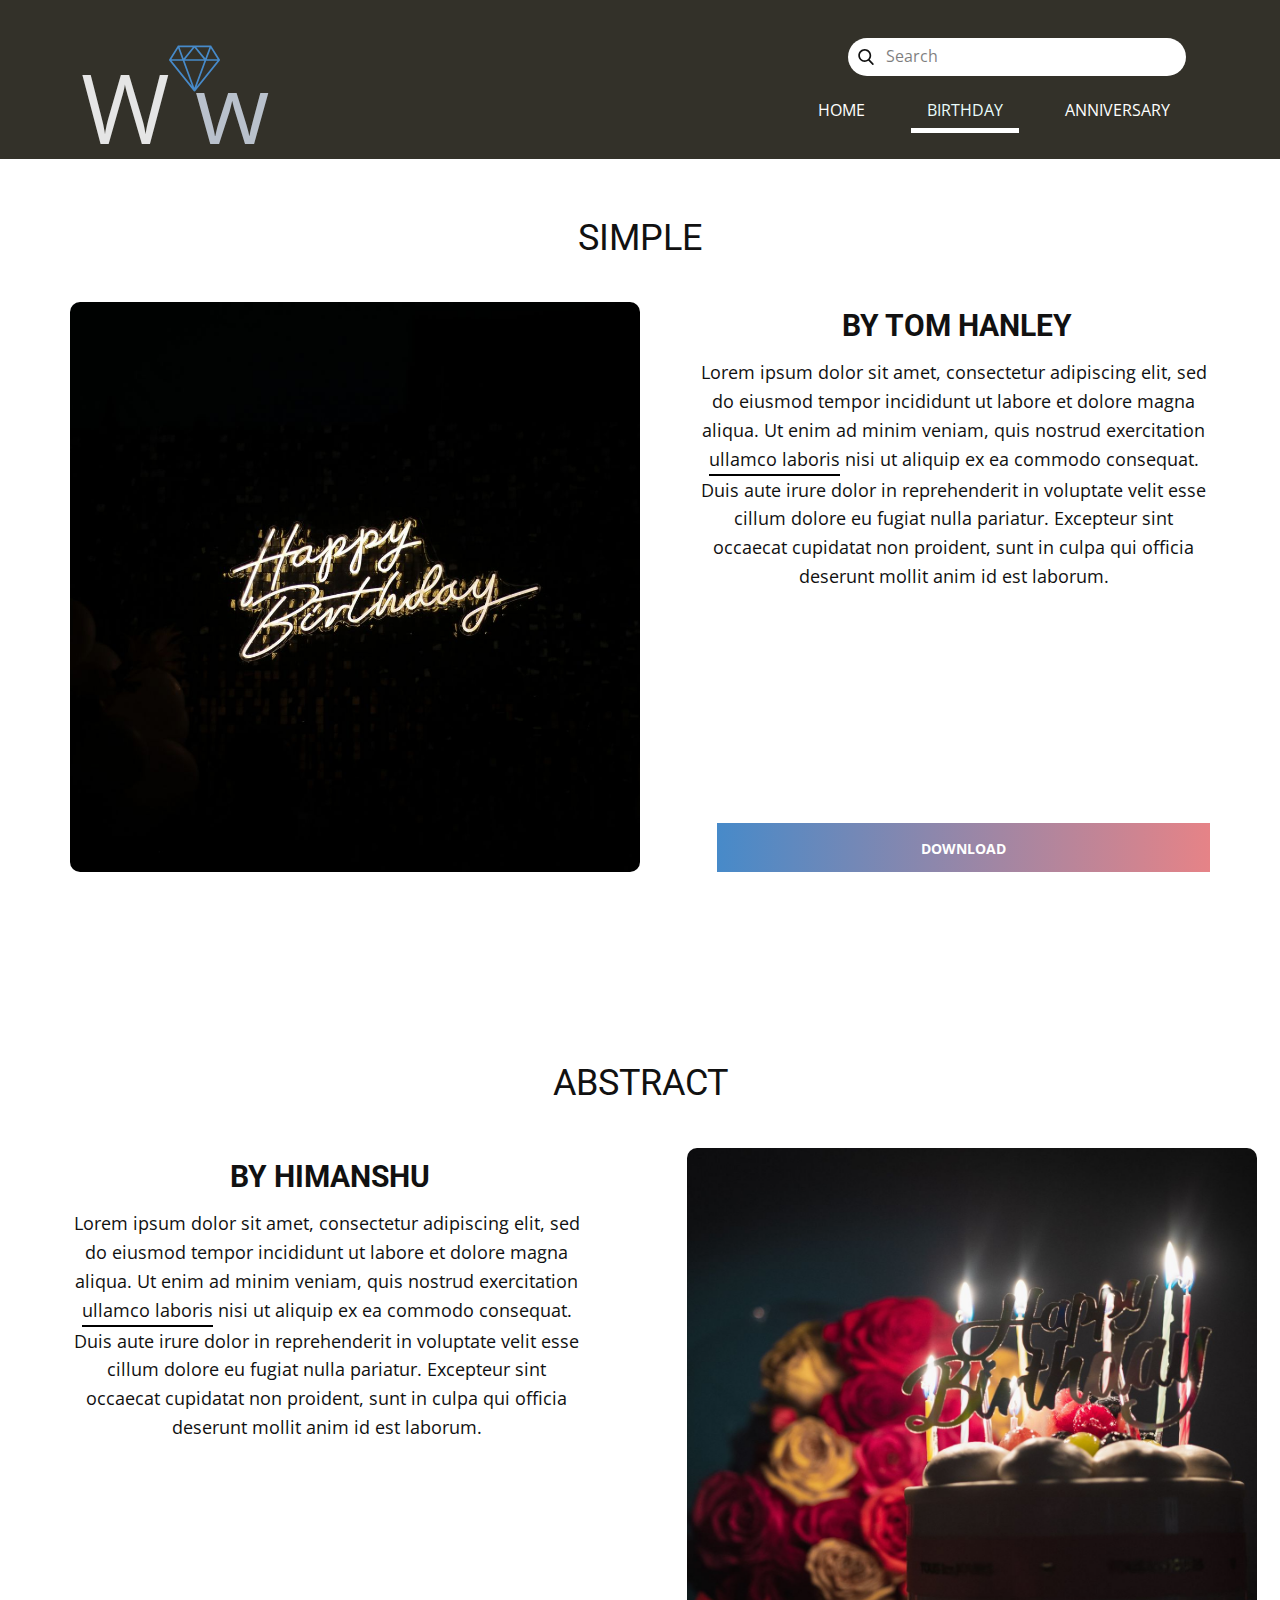
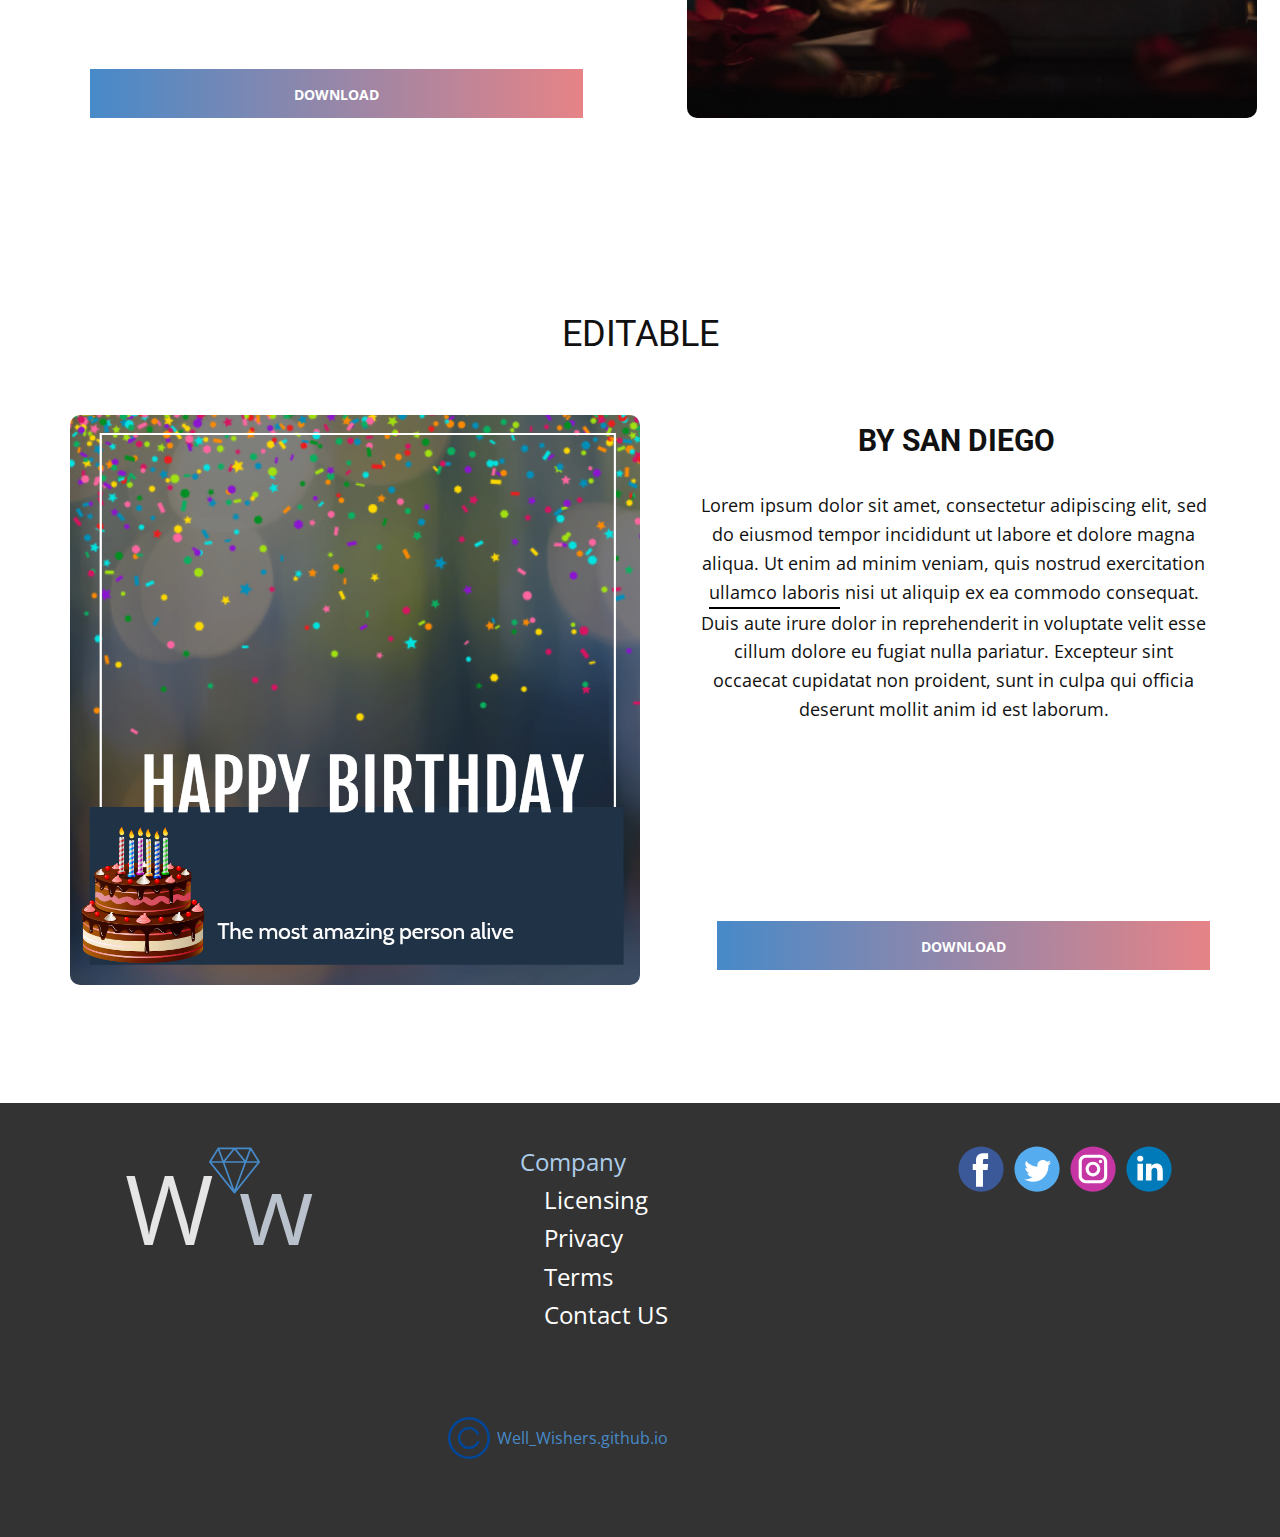
<file: birthday.html>
<!DOCTYPE html>
<html style="font-size: 16px;">
  <head>
    <meta name="viewport" content="width=device-width, initial-scale=1.0">
    <meta charset="utf-8">
    <meta name="keywords" content="SIMPLE, ABSTRACT, EDITABLE">
    <meta name="description" content="">
    <meta name="page_type" content="np-template-header-footer-from-plugin">
    <title>birthday</title>
    <link rel="stylesheet" href="nicepage.css" media="screen">
<link rel="stylesheet" href="birthday.css" media="screen">
    <script class="u-script" type="text/javascript" src="jquery.js" defer=""></script>
    <script class="u-script" type="text/javascript" src="nicepage.js" defer=""></script>
    <meta name="generator" content="Nicepage 3.17.2, nicepage.com">
    <link id="u-theme-google-font" rel="stylesheet" href="https://fonts.googleapis.com/css?family=Roboto:100,100i,300,300i,400,400i,500,500i,700,700i,900,900i|Open+Sans:300,300i,400,400i,600,600i,700,700i,800,800i">
    
    
    
    
    <script type="application/ld+json">{
		"@context": "http://schema.org",
		"@type": "Organization",
		"name": "",
		"sameAs": []
}</script>
    <meta property="og:title" content="birthday">
    <meta property="og:type" content="website">
    <meta name="theme-color" content="#478ac9">
  </head>
  <body class="u-body"><header class="u-clearfix u-header u-palette-3-dark-3 u-header" id="sec-9182"><div class="u-clearfix u-sheet u-sheet-1">
        <nav class="u-menu u-menu-dropdown u-offcanvas u-menu-1">
          <div class="menu-collapse" style="font-size: 1rem; letter-spacing: 0px; text-transform: uppercase; font-weight: 400;">
            <a class="u-button-style u-custom-active-border-color u-custom-border u-custom-border-color u-custom-borders u-custom-hover-border-color u-custom-hover-color u-custom-left-right-menu-spacing u-custom-text-active-color u-custom-text-color u-custom-text-hover-color u-custom-top-bottom-menu-spacing u-nav-link" href="#" style="padding: 3px 16px; font-size: calc(1em + 6px);">
              <svg><use xmlns:xlink="http://www.w3.org/1999/xlink" xlink:href="#menu-hamburger"></use></svg>
              <svg version="1.1" xmlns="http://www.w3.org/2000/svg" xmlns:xlink="http://www.w3.org/1999/xlink"><defs><symbol id="menu-hamburger" viewBox="0 0 16 16" style="width: 16px; height: 16px;"><rect y="1" width="16" height="2"></rect><rect y="7" width="16" height="2"></rect><rect y="13" width="16" height="2"></rect>
</symbol>
</defs></svg>
            </a>
          </div>
          <div class="u-custom-menu u-nav-container">
            <ul class="u-nav u-spacing-30 u-unstyled u-nav-1"><li class="u-nav-item"><a class="u-border-5 u-border-active-white u-border-hover-grey-10 u-border-no-left u-border-no-right u-border-no-top u-button-style u-nav-link u-text-active-palette-4-light-3 u-text-hover-palette-1-light-3 u-text-white" href="Home.html" style="padding: 10px 16px;">Home</a>
</li><li class="u-nav-item"><a class="u-border-5 u-border-active-white u-border-hover-grey-10 u-border-no-left u-border-no-right u-border-no-top u-button-style u-nav-link u-text-active-palette-4-light-3 u-text-hover-palette-1-light-3 u-text-white" href="birthday.html" style="padding: 10px 16px;">birthday</a>
</li><li class="u-nav-item"><a class="u-border-5 u-border-active-white u-border-hover-grey-10 u-border-no-left u-border-no-right u-border-no-top u-button-style u-nav-link u-text-active-palette-4-light-3 u-text-hover-palette-1-light-3 u-text-white" href="Anniversary.html" style="padding: 10px 16px;">Anniversary</a>
</li></ul>
          </div>
          <div class="u-custom-menu u-nav-container-collapse">
            <div class="u-black u-container-style u-inner-container-layout u-opacity u-opacity-95 u-sidenav">
              <div class="u-sidenav-overflow">
                <div class="u-menu-close"></div>
                <ul class="u-align-center u-nav u-popupmenu-items u-unstyled u-nav-2"><li class="u-nav-item"><a class="u-button-style u-nav-link" href="Home.html" style="padding: 10px 16px;">Home</a>
</li><li class="u-nav-item"><a class="u-button-style u-nav-link" href="birthday.html" style="padding: 10px 16px;">birthday</a>
</li><li class="u-nav-item"><a class="u-button-style u-nav-link" href="Anniversary.html" style="padding: 10px 16px;">Anniversary</a>
</li></ul>
              </div>
            </div>
            <div class="u-black u-menu-overlay u-opacity u-opacity-70"></div>
          </div>
        </nav>
        <p class="u-text u-text-1">
          <span class="u-text-grey-10">W</span>
          <span class="u-text-palette-5-base">w</span>
        </p><span class="u-icon u-icon-circle u-text-palette-1-base u-icon-1"><svg class="u-svg-link" preserveAspectRatio="xMidYMin slice" viewBox="0 0 59.986 59.986" style=""><use xmlns:xlink="http://www.w3.org/1999/xlink" xlink:href="#svg-7561"></use></svg><svg class="u-svg-content" viewBox="0 0 59.986 59.986" x="0px" y="0px" id="svg-7561" style="enable-background:new 0 0 59.986 59.986;"><path d="M59.972,20.164c0.007-0.041,0.011-0.081,0.013-0.123c0.002-0.049,0.001-0.096-0.003-0.145  c-0.004-0.042-0.01-0.082-0.02-0.123c-0.011-0.048-0.026-0.094-0.044-0.14c-0.009-0.024-0.011-0.049-0.022-0.072  c-0.008-0.017-0.022-0.03-0.031-0.047c-0.009-0.017-0.013-0.035-0.023-0.052l-10-16c-0.046-0.073-0.1-0.139-0.161-0.197  c-0.001-0.001-0.002-0.001-0.003-0.002c-0.086-0.081-0.188-0.139-0.297-0.185c-0.014-0.006-0.023-0.018-0.038-0.024  c-0.011-0.004-0.023-0.002-0.034-0.005c-0.101-0.034-0.205-0.057-0.314-0.057h-38c-0.108,0-0.211,0.023-0.31,0.056  c-0.011,0.003-0.022,0.001-0.032,0.005c-0.015,0.005-0.024,0.017-0.038,0.023c-0.104,0.043-0.202,0.099-0.287,0.175  c-0.005,0.005-0.012,0.008-0.017,0.012c-0.062,0.058-0.117,0.125-0.163,0.198l-10,16c-0.01,0.016-0.014,0.035-0.023,0.052  c-0.009,0.017-0.023,0.03-0.031,0.047c-0.011,0.023-0.013,0.048-0.023,0.072c-0.018,0.046-0.033,0.092-0.044,0.14  c-0.009,0.041-0.016,0.082-0.02,0.124C0,19.945-0.001,19.993,0.001,20.041c0.002,0.042,0.006,0.082,0.013,0.123  c0.008,0.048,0.021,0.095,0.037,0.142c0.013,0.039,0.027,0.077,0.045,0.115c0.009,0.018,0.012,0.038,0.022,0.056  c0.016,0.029,0.04,0.051,0.058,0.078c0.014,0.021,0.022,0.044,0.039,0.064l28.989,35.986c0.002,0.003,0.004,0.005,0.006,0.007  l0.005,0.007c0.003,0.004,0.008,0.005,0.011,0.009c0.082,0.099,0.184,0.174,0.295,0.234c0.03,0.016,0.058,0.03,0.089,0.043  c0.121,0.051,0.249,0.087,0.383,0.087c0.114,0,0.229-0.02,0.343-0.061c0.017-0.006,0.028-0.02,0.045-0.027  c0.051-0.021,0.091-0.055,0.137-0.084c0.076-0.048,0.147-0.098,0.206-0.163c0.014-0.015,0.035-0.022,0.048-0.038l29-36  c0.016-0.02,0.024-0.044,0.039-0.064c0.019-0.027,0.042-0.049,0.058-0.078c0.01-0.018,0.013-0.038,0.022-0.056  c0.018-0.038,0.032-0.075,0.045-0.115C59.95,20.259,59.964,20.213,59.972,20.164z M32.095,4.993h15.459l-4.86,13.045L32.095,4.993z   M40.892,18.993H19.095L29.993,5.58L40.892,18.993z M17.222,18.125L12.423,4.993h15.469L17.222,18.125z M41.593,20.993  L29.818,52.599L18.269,20.993H41.593z M49.221,6.246l7.967,12.748H44.472L49.221,6.246z M10.756,6.259l4.653,12.734H2.798  L10.756,6.259z M16.14,20.993l10.839,29.664L3.083,20.993H16.14z M32.39,51.423l11.337-30.43h13.176L32.39,51.423z"></path></svg></span>
        <form action="#" method="get" class="u-radius-24 u-search u-search-left u-white u-search-1">
          <button class="u-search-button" type="submit">
            <span class="u-search-icon u-spacing-10">
              <svg class="u-svg-link" preserveAspectRatio="xMidYMin slice" viewBox="0 0 56.966 56.966"><use xmlns:xlink="http://www.w3.org/1999/xlink" xlink:href="#svg-d127"></use></svg>
              <svg xmlns="http://www.w3.org/2000/svg" xmlns:xlink="http://www.w3.org/1999/xlink" version="1.1" id="svg-d127" x="0px" y="0px" viewBox="0 0 56.966 56.966" style="enable-background:new 0 0 56.966 56.966;" xml:space="preserve" class="u-svg-content"><path d="M55.146,51.887L41.588,37.786c3.486-4.144,5.396-9.358,5.396-14.786c0-12.682-10.318-23-23-23s-23,10.318-23,23  s10.318,23,23,23c4.761,0,9.298-1.436,13.177-4.162l13.661,14.208c0.571,0.593,1.339,0.92,2.162,0.92  c0.779,0,1.518-0.297,2.079-0.837C56.255,54.982,56.293,53.08,55.146,51.887z M23.984,6c9.374,0,17,7.626,17,17s-7.626,17-17,17  s-17-7.626-17-17S14.61,6,23.984,6z"></path></svg>
            </span>
          </button>
          <input class="u-search-input" type="search" name="search" value="" placeholder="Search">
        </form>
      </div></header>
    <section class="u-align-center u-clearfix u-section-1" id="sec-23ca">
      <div class="u-clearfix u-sheet u-sheet-1">
        <h2 class="u-text u-text-default u-text-1">SIMPLE</h2>
        <img class="u-image u-image-round u-preserve-proportions u-radius-10 u-image-1" src="images/gift-habeshaw-aqM730y624E-unsplash.jpg" alt="" data-image-width="1600" data-image-height="1067">
        <a href="https://images.unsplash.com/photo-1555607124-8531c7c702d0?ixid=MnwxMjA3fDB8MHxwaG90by1wYWdlfHx8fGVufDB8fHx8&amp;ixlib=rb-1.2.1&amp;auto=format&amp;fit=crop&amp;w=967&amp;q=80" class="u-btn u-button-style u-gradient u-none u-text-body-alt-color u-btn-1">DOWNLOAD<span style="font-size: 1.125rem;"></span>
        </a>
        <p class="u-text u-text-2">Lorem ipsum dolor sit amet, consectetur adipiscing elit, sed do eiusmod 
tempor incididunt ut labore et dolore magna aliqua. Ut enim ad minim 
veniam, quis nostrud exercitation <a href="" class="u-border-2 u-border-black u-border-hover-palette-1-base u-btn u-button-style u-none u-text-body-color u-btn-2">ullamco laboris</a> nisi ut aliquip ex ea 
commodo consequat. Duis aute irure dolor in reprehenderit in voluptate 
velit esse cillum dolore eu fugiat nulla pariatur. Excepteur sint 
occaecat cupidatat non proident, sunt in culpa qui officia deserunt 
mollit anim id est laborum. 
        </p>
        <h3 class="u-text u-text-3">BY TOM HANLEY</h3>
      </div>
    </section>
    <section class="u-align-center u-clearfix u-section-2" id="carousel_a937">
      <div class="u-clearfix u-sheet u-valign-middle-lg u-sheet-1">
        <h2 class="u-text u-text-default u-text-1">ABSTRACT</h2>
        <img class="u-expanded-width-xs u-image u-image-round u-preserve-proportions u-radius-10 u-image-1" src="images/george-zheng-sznRIlbkUaM-unsplash1.jpg" alt="" data-image-width="1600" data-image-height="1280">
        <a href="https://images.unsplash.com/photo-1607977166054-ba266c446ba3?ixid=MnwxMjA3fDB8MHxwaG90by1wYWdlfHx8fGVufDB8fHx8&amp;ixlib=rb-1.2.1&amp;auto=format&amp;fit=crop&amp;w=1050&amp;q=80" class="u-btn u-button-style u-gradient u-none u-text-body-alt-color u-btn-1">DOWNLOAD<span style="font-size: 1.125rem;"></span>
        </a>
        <p class="u-text u-text-2">Lorem ipsum dolor sit amet, consectetur adipiscing elit, sed do eiusmod 
tempor incididunt ut labore et dolore magna aliqua. Ut enim ad minim 
veniam, quis nostrud exercitation <a href="" class="u-border-2 u-border-black u-border-hover-palette-1-base u-btn u-button-style u-none u-text-body-color u-btn-2">ullamco laboris</a> nisi ut aliquip ex ea 
commodo consequat. Duis aute irure dolor in reprehenderit in voluptate 
velit esse cillum dolore eu fugiat nulla pariatur. Excepteur sint 
occaecat cupidatat non proident, sunt in culpa qui officia deserunt 
mollit anim id est laborum. 
        </p>
        <h3 class="u-text u-text-3">BY HIMANSHU</h3>
      </div>
    </section>
    <section class="u-align-center u-clearfix u-section-3" id="carousel_c599">
      <div class="u-clearfix u-sheet u-valign-middle-xs u-sheet-1">
        <h2 class="u-text u-text-default u-text-1">EDITABLE</h2>
        <img class="u-expanded-width-sm u-expanded-width-xs u-image u-image-round u-preserve-proportions u-radius-10 u-image-1" src="images/Copyofbirthdayflyer-MadewithPosterMyWall.jpg" alt="" data-image-width="1080" data-image-height="1080">
        <a href="https://images.unsplash.com/photo-1580964398985-6222571ccd32?ixlib=rb-1.2.1&amp;ixid=MnwxMjA3fDB8MHxwaG90by1wYWdlfHx8fGVufDB8fHx8&amp;auto=format&amp;fit=crop&amp;w=925&amp;q=80" class="u-btn u-button-style u-gradient u-none u-text-body-alt-color u-btn-1">DOWNLOAD<span style="font-size: 1.125rem;"></span>
        </a>
        <p class="u-text u-text-2">Lorem ipsum dolor sit amet, consectetur adipiscing elit, sed do eiusmod 
tempor incididunt ut labore et dolore magna aliqua. Ut enim ad minim 
veniam, quis nostrud exercitation <a href="" class="u-border-2 u-border-black u-border-hover-palette-1-base u-btn u-button-style u-none u-text-body-color u-btn-2">ullamco laboris</a> nisi ut aliquip ex ea 
commodo consequat. Duis aute irure dolor in reprehenderit in voluptate 
velit esse cillum dolore eu fugiat nulla pariatur. Excepteur sint 
occaecat cupidatat non proident, sunt in culpa qui officia deserunt 
mollit anim id est laborum. 
        </p>
        <h3 class="u-text u-text-3">BY SAN DIEGO</h3>
      </div>
    </section>
    
    
    <footer class="u-clearfix u-footer u-grey-80" id="sec-8fa7"><div class="u-clearfix u-sheet u-sheet-1">
        <div class="u-align-left u-social-icons u-spacing-10 u-social-icons-1">
          <a class="u-social-url" title="facebook" target="_blank" href=""><span class="u-icon u-social-facebook u-social-icon u-icon-1"><svg class="u-svg-link" preserveAspectRatio="xMidYMin slice" viewBox="0 0 112 112" style=""><use xmlns:xlink="http://www.w3.org/1999/xlink" xlink:href="#svg-7e4d"></use></svg><svg class="u-svg-content" viewBox="0 0 112 112" x="0" y="0" id="svg-7e4d"><circle fill="currentColor" cx="56.1" cy="56.1" r="55"></circle><path fill="#FFFFFF" d="M73.5,31.6h-9.1c-1.4,0-3.6,0.8-3.6,3.9v8.5h12.6L72,58.3H60.8v40.8H43.9V58.3h-8V43.9h8v-9.2
            c0-6.7,3.1-17,17-17h12.5v13.9H73.5z"></path></svg></span>
          </a>
          <a class="u-social-url" title="twitter" target="_blank" href=""><span class="u-icon u-social-icon u-social-twitter u-icon-2"><svg class="u-svg-link" preserveAspectRatio="xMidYMin slice" viewBox="0 0 112 112" style=""><use xmlns:xlink="http://www.w3.org/1999/xlink" xlink:href="#svg-9e90"></use></svg><svg class="u-svg-content" viewBox="0 0 112 112" x="0" y="0" id="svg-9e90"><circle fill="currentColor" class="st0" cx="56.1" cy="56.1" r="55"></circle><path fill="#FFFFFF" d="M83.8,47.3c0,0.6,0,1.2,0,1.7c0,17.7-13.5,38.2-38.2,38.2C38,87.2,31,85,25,81.2c1,0.1,2.1,0.2,3.2,0.2
            c6.3,0,12.1-2.1,16.7-5.7c-5.9-0.1-10.8-4-12.5-9.3c0.8,0.2,1.7,0.2,2.5,0.2c1.2,0,2.4-0.2,3.5-0.5c-6.1-1.2-10.8-6.7-10.8-13.1
            c0-0.1,0-0.1,0-0.2c1.8,1,3.9,1.6,6.1,1.7c-3.6-2.4-6-6.5-6-11.2c0-2.5,0.7-4.8,1.8-6.7c6.6,8.1,16.5,13.5,27.6,14
            c-0.2-1-0.3-2-0.3-3.1c0-7.4,6-13.4,13.4-13.4c3.9,0,7.3,1.6,9.8,4.2c3.1-0.6,5.9-1.7,8.5-3.3c-1,3.1-3.1,5.8-5.9,7.4
            c2.7-0.3,5.3-1,7.7-2.1C88.7,43,86.4,45.4,83.8,47.3z"></path></svg></span>
          </a>
          <a class="u-social-url" title="instagram" target="_blank" href=""><span class="u-icon u-social-icon u-social-instagram u-icon-3"><svg class="u-svg-link" preserveAspectRatio="xMidYMin slice" viewBox="0 0 112 112" style=""><use xmlns:xlink="http://www.w3.org/1999/xlink" xlink:href="#svg-923c"></use></svg><svg class="u-svg-content" viewBox="0 0 112 112" x="0" y="0" id="svg-923c"><circle fill="currentColor" cx="56.1" cy="56.1" r="55"></circle><path fill="#FFFFFF" d="M55.9,38.2c-9.9,0-17.9,8-17.9,17.9C38,66,46,74,55.9,74c9.9,0,17.9-8,17.9-17.9C73.8,46.2,65.8,38.2,55.9,38.2
            z M55.9,66.4c-5.7,0-10.3-4.6-10.3-10.3c-0.1-5.7,4.6-10.3,10.3-10.3c5.7,0,10.3,4.6,10.3,10.3C66.2,61.8,61.6,66.4,55.9,66.4z"></path><path fill="#FFFFFF" d="M74.3,33.5c-2.3,0-4.2,1.9-4.2,4.2s1.9,4.2,4.2,4.2s4.2-1.9,4.2-4.2S76.6,33.5,74.3,33.5z"></path><path fill="#FFFFFF" d="M73.1,21.3H38.6c-9.7,0-17.5,7.9-17.5,17.5v34.5c0,9.7,7.9,17.6,17.5,17.6h34.5c9.7,0,17.5-7.9,17.5-17.5V38.8
            C90.6,29.1,82.7,21.3,73.1,21.3z M83,73.3c0,5.5-4.5,9.9-9.9,9.9H38.6c-5.5,0-9.9-4.5-9.9-9.9V38.8c0-5.5,4.5-9.9,9.9-9.9h34.5
            c5.5,0,9.9,4.5,9.9,9.9V73.3z"></path></svg></span>
          </a>
          <a class="u-social-url" title="linkedin" target="_blank" href=""><span class="u-icon u-social-icon u-social-linkedin u-icon-4"><svg class="u-svg-link" preserveAspectRatio="xMidYMin slice" viewBox="0 0 112 112" style=""><use xmlns:xlink="http://www.w3.org/1999/xlink" xlink:href="#svg-2d7d"></use></svg><svg class="u-svg-content" viewBox="0 0 112 112" x="0" y="0" id="svg-2d7d"><circle fill="currentColor" cx="56.1" cy="56.1" r="55"></circle><path fill="#FFFFFF" d="M41.3,83.7H27.9V43.4h13.4V83.7z M34.6,37.9L34.6,37.9c-4.6,0-7.5-3.1-7.5-7c0-4,3-7,7.6-7s7.4,3,7.5,7
            C42.2,34.8,39.2,37.9,34.6,37.9z M89.6,83.7H76.2V62.2c0-5.4-1.9-9.1-6.8-9.1c-3.7,0-5.9,2.5-6.9,4.9c-0.4,0.9-0.4,2.1-0.4,3.3v22.5
            H48.7c0,0,0.2-36.5,0-40.3h13.4v5.7c1.8-2.7,5-6.7,12.1-6.7c8.8,0,15.4,5.8,15.4,18.1V83.7z"></path></svg></span>
          </a>
        </div>
        <p class="u-text u-text-1">
          <span class="u-text-grey-10">W</span>
          <span class="u-text-palette-5-base">w</span>
        </p>
        <p class="u-text u-text-2">
          <span class="u-text-palette-1-light-2">Company</span>
          <br>&nbsp; &nbsp; Licensing<br>&nbsp; &nbsp; Privacy<br>&nbsp; &nbsp; Terms<br>&nbsp; &nbsp; Contact US
        </p><span class="u-icon u-icon-circle u-text-palette-1-base u-icon-5"><svg class="u-svg-link" preserveAspectRatio="xMidYMin slice" viewBox="0 0 59.986 59.986" style=""><use xmlns:xlink="http://www.w3.org/1999/xlink" xlink:href="#svg-09e3"></use></svg><svg class="u-svg-content" viewBox="0 0 59.986 59.986" x="0px" y="0px" id="svg-09e3" style="enable-background:new 0 0 59.986 59.986;"><path d="M59.972,20.164c0.007-0.041,0.011-0.081,0.013-0.123c0.002-0.049,0.001-0.096-0.003-0.145  c-0.004-0.042-0.01-0.082-0.02-0.123c-0.011-0.048-0.026-0.094-0.044-0.14c-0.009-0.024-0.011-0.049-0.022-0.072  c-0.008-0.017-0.022-0.03-0.031-0.047c-0.009-0.017-0.013-0.035-0.023-0.052l-10-16c-0.046-0.073-0.1-0.139-0.161-0.197  c-0.001-0.001-0.002-0.001-0.003-0.002c-0.086-0.081-0.188-0.139-0.297-0.185c-0.014-0.006-0.023-0.018-0.038-0.024  c-0.011-0.004-0.023-0.002-0.034-0.005c-0.101-0.034-0.205-0.057-0.314-0.057h-38c-0.108,0-0.211,0.023-0.31,0.056  c-0.011,0.003-0.022,0.001-0.032,0.005c-0.015,0.005-0.024,0.017-0.038,0.023c-0.104,0.043-0.202,0.099-0.287,0.175  c-0.005,0.005-0.012,0.008-0.017,0.012c-0.062,0.058-0.117,0.125-0.163,0.198l-10,16c-0.01,0.016-0.014,0.035-0.023,0.052  c-0.009,0.017-0.023,0.03-0.031,0.047c-0.011,0.023-0.013,0.048-0.023,0.072c-0.018,0.046-0.033,0.092-0.044,0.14  c-0.009,0.041-0.016,0.082-0.02,0.124C0,19.945-0.001,19.993,0.001,20.041c0.002,0.042,0.006,0.082,0.013,0.123  c0.008,0.048,0.021,0.095,0.037,0.142c0.013,0.039,0.027,0.077,0.045,0.115c0.009,0.018,0.012,0.038,0.022,0.056  c0.016,0.029,0.04,0.051,0.058,0.078c0.014,0.021,0.022,0.044,0.039,0.064l28.989,35.986c0.002,0.003,0.004,0.005,0.006,0.007  l0.005,0.007c0.003,0.004,0.008,0.005,0.011,0.009c0.082,0.099,0.184,0.174,0.295,0.234c0.03,0.016,0.058,0.03,0.089,0.043  c0.121,0.051,0.249,0.087,0.383,0.087c0.114,0,0.229-0.02,0.343-0.061c0.017-0.006,0.028-0.02,0.045-0.027  c0.051-0.021,0.091-0.055,0.137-0.084c0.076-0.048,0.147-0.098,0.206-0.163c0.014-0.015,0.035-0.022,0.048-0.038l29-36  c0.016-0.02,0.024-0.044,0.039-0.064c0.019-0.027,0.042-0.049,0.058-0.078c0.01-0.018,0.013-0.038,0.022-0.056  c0.018-0.038,0.032-0.075,0.045-0.115C59.95,20.259,59.964,20.213,59.972,20.164z M32.095,4.993h15.459l-4.86,13.045L32.095,4.993z   M40.892,18.993H19.095L29.993,5.58L40.892,18.993z M17.222,18.125L12.423,4.993h15.469L17.222,18.125z M41.593,20.993  L29.818,52.599L18.269,20.993H41.593z M49.221,6.246l7.967,12.748H44.472L49.221,6.246z M10.756,6.259l4.653,12.734H2.798  L10.756,6.259z M16.14,20.993l10.839,29.664L3.083,20.993H16.14z M32.39,51.423l11.337-30.43h13.176L32.39,51.423z"></path></svg></span><span class="u-icon u-icon-circle u-text-palette-1-base u-icon-6"><svg class="u-svg-link" preserveAspectRatio="xMidYMin slice" viewBox="0 0 512 512" style=""><use xmlns:xlink="http://www.w3.org/1999/xlink" xlink:href="#svg-e975"></use></svg><svg class="u-svg-content" viewBox="0 0 512 512" id="svg-e975"><g fill="currentColor"><path d="m256 512c-68.378906 0-132.667969-26.628906-181.019531-74.980469-48.351563-48.351562-74.980469-112.640625-74.980469-181.019531s26.628906-132.667969 74.980469-181.019531c48.351562-48.351563 112.640625-74.980469 181.019531-74.980469s132.667969 26.628906 181.019531 74.980469c48.351563 48.351562 74.980469 112.640625 74.980469 181.019531s-26.628906 132.667969-74.980469 181.019531c-48.351562 48.351563-112.640625 74.980469-181.019531 74.980469zm0-482c-124.617188 0-226 101.382812-226 226s101.382812 226 226 226 226-101.382812 226-226-101.382812-226-226-226zm0 0"></path><path d="m255.316406 391.5c-74.714844 0-135.5-60.785156-135.5-135.5s60.785156-135.5 135.5-135.5c53.570313 0 102.214844 31.652344 123.925782 80.640625 3.359374 7.574219-.0625 16.433594-7.636719 19.792969-7.574219 3.355468-16.433594-.0625-19.789063-7.636719-16.90625-38.148437-54.785156-62.796875-96.5-62.796875-58.175781 0-105.5 47.328125-105.5 105.5s47.324219 105.5 105.5 105.5c41.957032 0 79.921875-24.847656 96.726563-63.304688 3.316406-7.589843 12.160156-11.058593 19.75-7.738281 7.59375 3.316407 11.058593 12.160157 7.738281 19.75-21.578125 49.386719-70.335938 81.292969-124.214844 81.292969zm0 0"></path>
</g></svg></span>
        <p class="u-text u-text-palette-1-base u-text-3">Well_Wishers.github.io</p>
      </div></footer>
    
  </body>
</html>
</file>
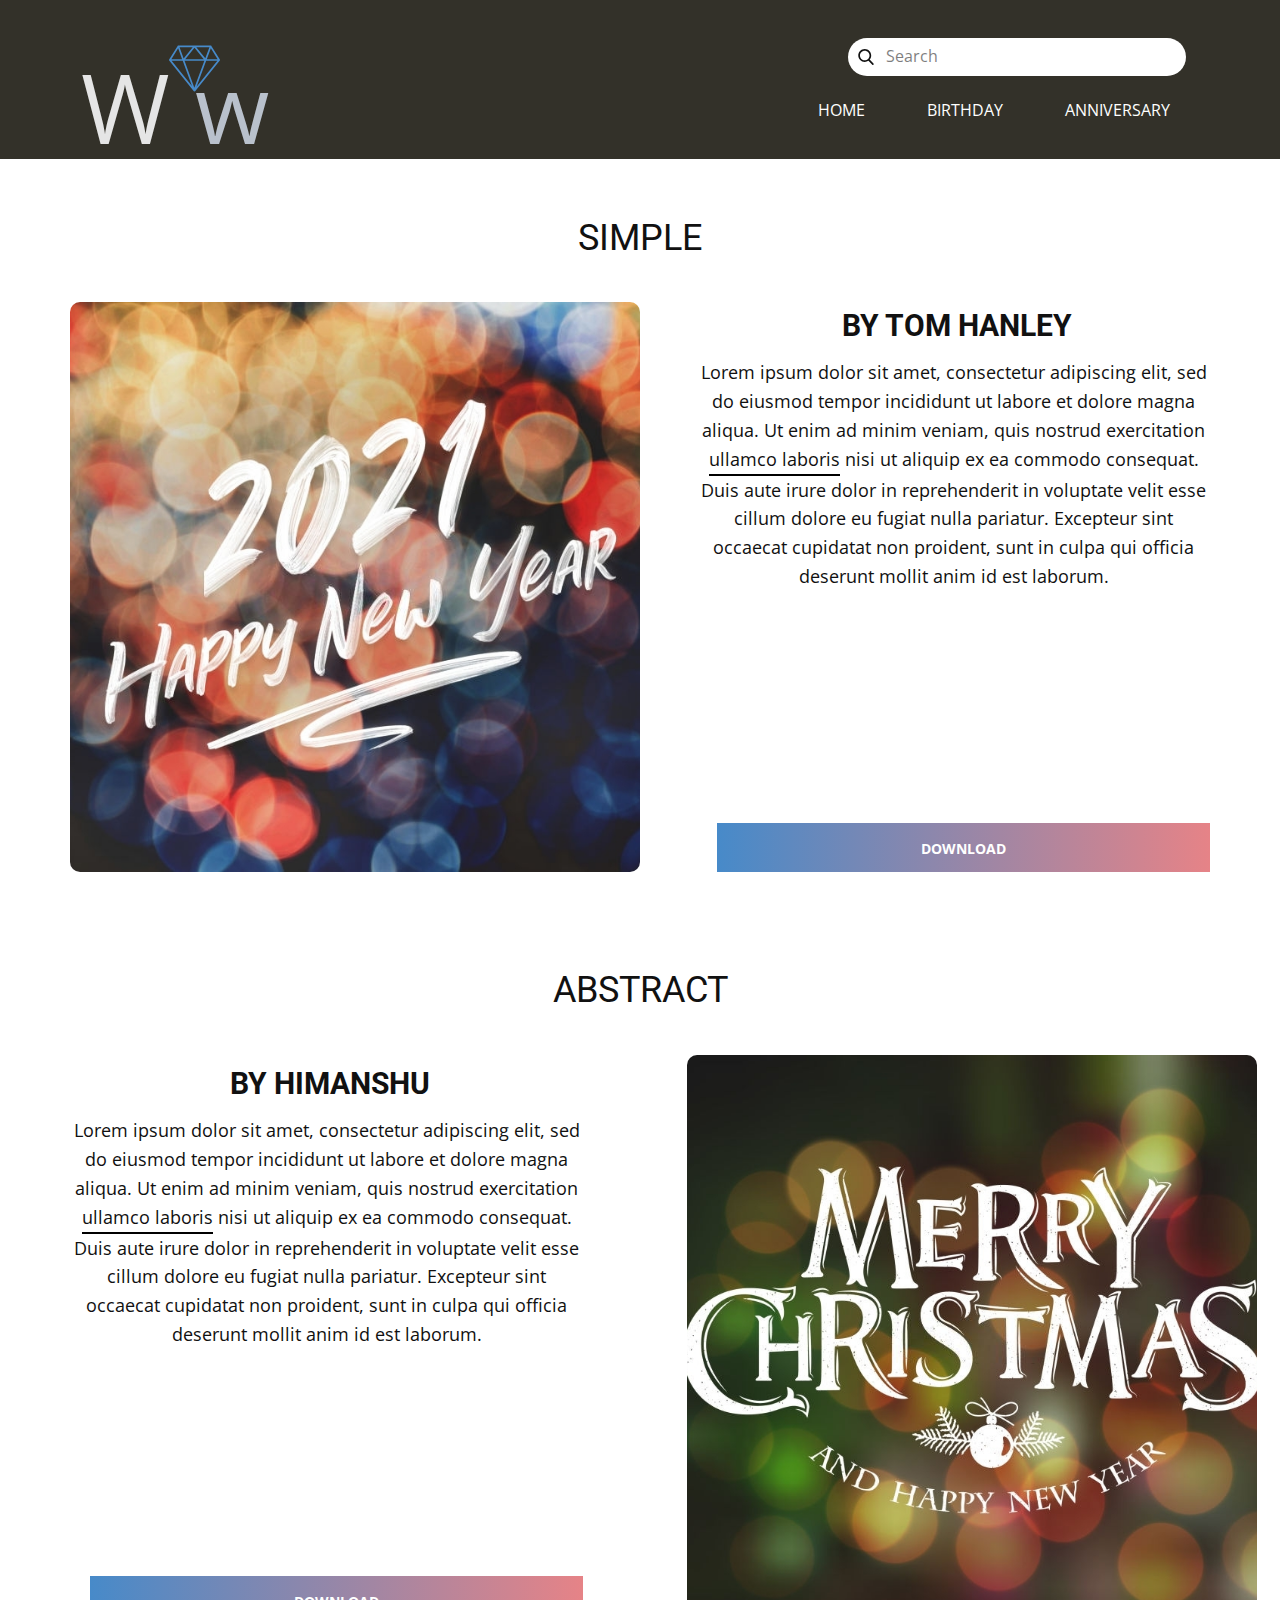
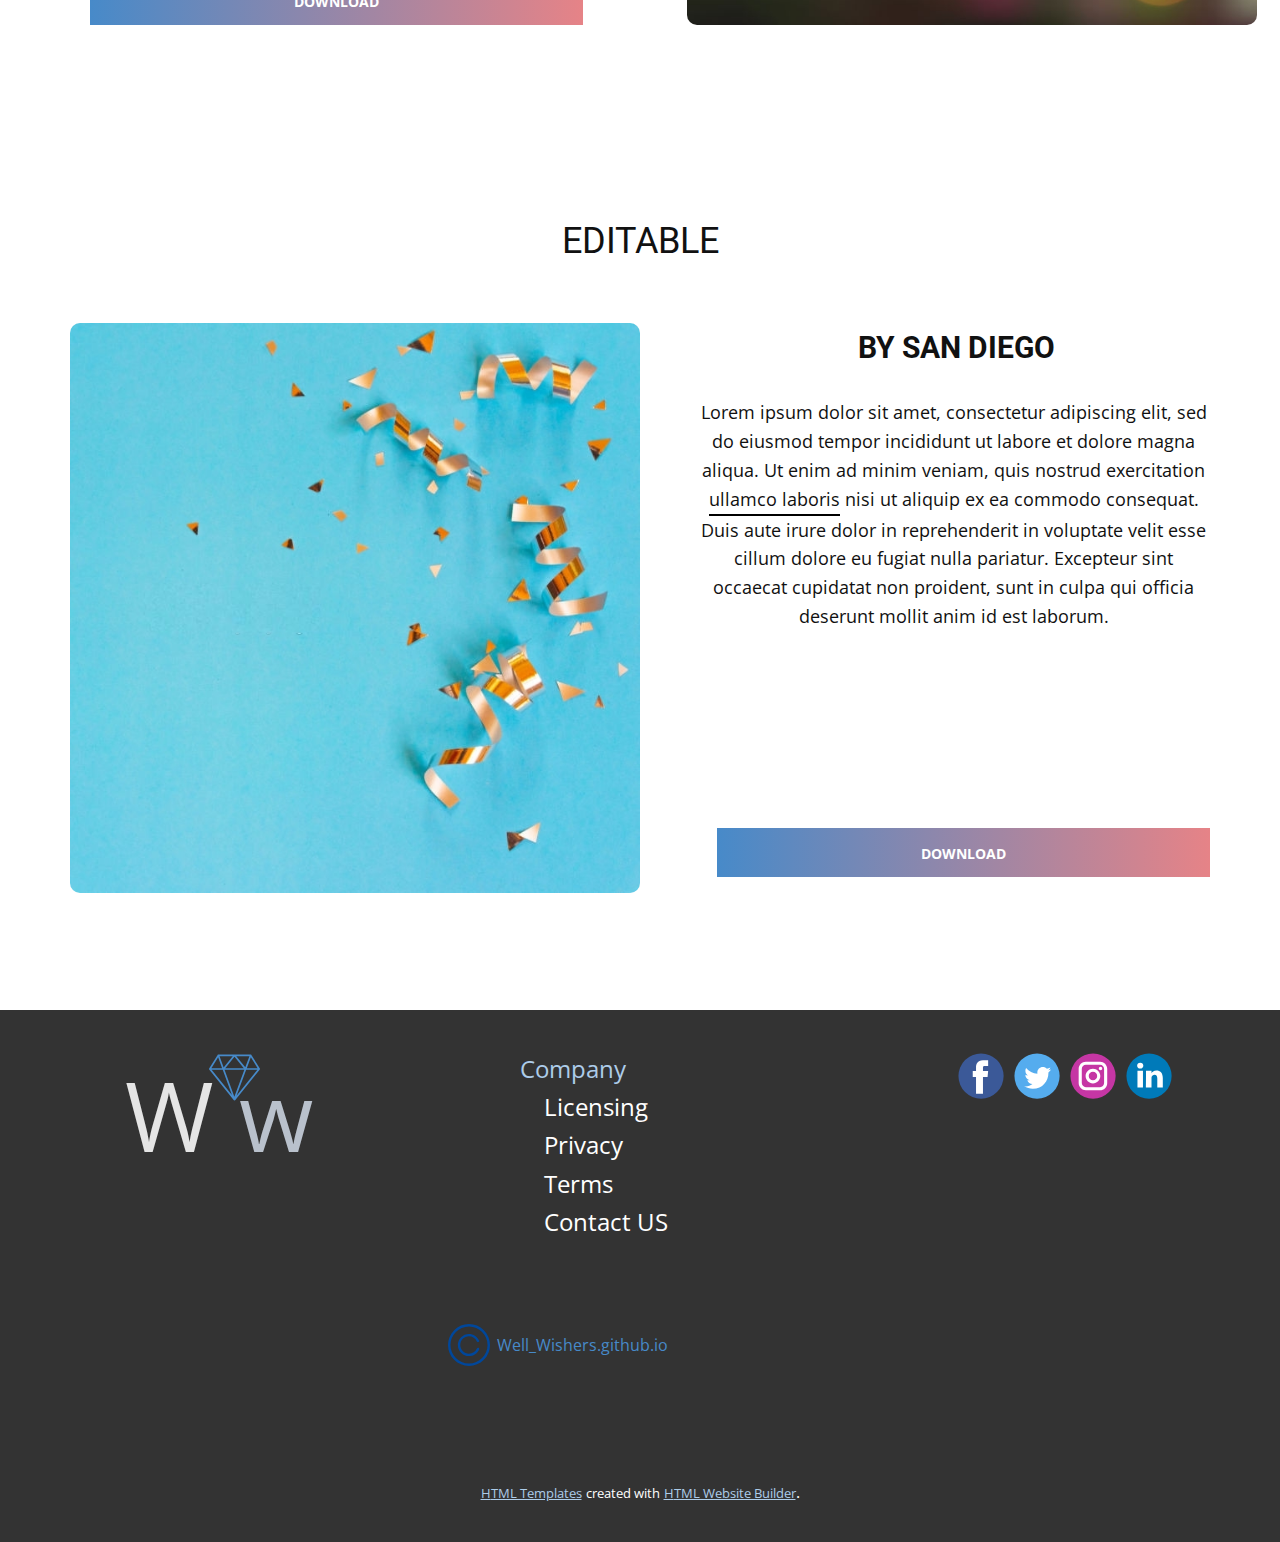
<file: Celebration.html>
<!DOCTYPE html>
<html style="font-size: 16px;">
  <head>
    <meta name="viewport" content="width=device-width, initial-scale=1.0">
    <meta charset="utf-8">
    <meta name="keywords" content="SIMPLE, ABSTRACT, EDITABLE">
    <meta name="description" content="">
    <meta name="page_type" content="np-template-header-footer-from-plugin">
    <title>Celebration</title>
    <link rel="stylesheet" href="nicepage.css" media="screen">
<link rel="stylesheet" href="Celebration.css" media="screen">
    <script class="u-script" type="text/javascript" src="jquery.js" defer=""></script>
    <script class="u-script" type="text/javascript" src="nicepage.js" defer=""></script>
    <meta name="generator" content="Nicepage 3.17.2, nicepage.com">
    <link id="u-theme-google-font" rel="stylesheet" href="https://fonts.googleapis.com/css?family=Roboto:100,100i,300,300i,400,400i,500,500i,700,700i,900,900i|Open+Sans:300,300i,400,400i,600,600i,700,700i,800,800i">
    
    
    
    
    <script type="application/ld+json">{
		"@context": "http://schema.org",
		"@type": "Organization",
		"name": "",
		"sameAs": []
}</script>
    <meta property="og:title" content="Celebration">
    <meta property="og:type" content="website">
    <meta name="theme-color" content="#478ac9">
  </head>
  <body class="u-body"><header class="u-clearfix u-header u-palette-3-dark-3 u-header" id="sec-9182"><div class="u-clearfix u-sheet u-sheet-1">
        <nav class="u-menu u-menu-dropdown u-offcanvas u-menu-1">
          <div class="menu-collapse" style="font-size: 1rem; letter-spacing: 0px; text-transform: uppercase; font-weight: 400;">
            <a class="u-button-style u-custom-active-border-color u-custom-border u-custom-border-color u-custom-borders u-custom-hover-border-color u-custom-hover-color u-custom-left-right-menu-spacing u-custom-text-active-color u-custom-text-color u-custom-text-hover-color u-custom-top-bottom-menu-spacing u-nav-link" href="#" style="padding: 3px 16px; font-size: calc(1em + 6px);">
              <svg><use xmlns:xlink="http://www.w3.org/1999/xlink" xlink:href="#menu-hamburger"></use></svg>
              <svg version="1.1" xmlns="http://www.w3.org/2000/svg" xmlns:xlink="http://www.w3.org/1999/xlink"><defs><symbol id="menu-hamburger" viewBox="0 0 16 16" style="width: 16px; height: 16px;"><rect y="1" width="16" height="2"></rect><rect y="7" width="16" height="2"></rect><rect y="13" width="16" height="2"></rect>
</symbol>
</defs></svg>
            </a>
          </div>
          <div class="u-custom-menu u-nav-container">
            <ul class="u-nav u-spacing-30 u-unstyled u-nav-1"><li class="u-nav-item"><a class="u-border-5 u-border-active-white u-border-hover-grey-10 u-border-no-left u-border-no-right u-border-no-top u-button-style u-nav-link u-text-active-palette-4-light-3 u-text-hover-palette-1-light-3 u-text-white" href="Home.html" style="padding: 10px 16px;">Home</a>
</li><li class="u-nav-item"><a class="u-border-5 u-border-active-white u-border-hover-grey-10 u-border-no-left u-border-no-right u-border-no-top u-button-style u-nav-link u-text-active-palette-4-light-3 u-text-hover-palette-1-light-3 u-text-white" href="birthday.html" style="padding: 10px 16px;">birthday</a>
</li><li class="u-nav-item"><a class="u-border-5 u-border-active-white u-border-hover-grey-10 u-border-no-left u-border-no-right u-border-no-top u-button-style u-nav-link u-text-active-palette-4-light-3 u-text-hover-palette-1-light-3 u-text-white" href="Anniversary.html" style="padding: 10px 16px;">Anniversary</a>
</li></ul>
          </div>
          <div class="u-custom-menu u-nav-container-collapse">
            <div class="u-black u-container-style u-inner-container-layout u-opacity u-opacity-95 u-sidenav">
              <div class="u-sidenav-overflow">
                <div class="u-menu-close"></div>
                <ul class="u-align-center u-nav u-popupmenu-items u-unstyled u-nav-2"><li class="u-nav-item"><a class="u-button-style u-nav-link" href="Home.html" style="padding: 10px 16px;">Home</a>
</li><li class="u-nav-item"><a class="u-button-style u-nav-link" href="birthday.html" style="padding: 10px 16px;">birthday</a>
</li><li class="u-nav-item"><a class="u-button-style u-nav-link" href="Anniversary.html" style="padding: 10px 16px;">Anniversary</a>
</li></ul>
              </div>
            </div>
            <div class="u-black u-menu-overlay u-opacity u-opacity-70"></div>
          </div>
        </nav>
        <p class="u-text u-text-1">
          <span class="u-text-grey-10">W</span>
          <span class="u-text-palette-5-base">w</span>
        </p><span class="u-icon u-icon-circle u-text-palette-1-base u-icon-1"><svg class="u-svg-link" preserveAspectRatio="xMidYMin slice" viewBox="0 0 59.986 59.986" style=""><use xmlns:xlink="http://www.w3.org/1999/xlink" xlink:href="#svg-7561"></use></svg><svg class="u-svg-content" viewBox="0 0 59.986 59.986" x="0px" y="0px" id="svg-7561" style="enable-background:new 0 0 59.986 59.986;"><path d="M59.972,20.164c0.007-0.041,0.011-0.081,0.013-0.123c0.002-0.049,0.001-0.096-0.003-0.145  c-0.004-0.042-0.01-0.082-0.02-0.123c-0.011-0.048-0.026-0.094-0.044-0.14c-0.009-0.024-0.011-0.049-0.022-0.072  c-0.008-0.017-0.022-0.03-0.031-0.047c-0.009-0.017-0.013-0.035-0.023-0.052l-10-16c-0.046-0.073-0.1-0.139-0.161-0.197  c-0.001-0.001-0.002-0.001-0.003-0.002c-0.086-0.081-0.188-0.139-0.297-0.185c-0.014-0.006-0.023-0.018-0.038-0.024  c-0.011-0.004-0.023-0.002-0.034-0.005c-0.101-0.034-0.205-0.057-0.314-0.057h-38c-0.108,0-0.211,0.023-0.31,0.056  c-0.011,0.003-0.022,0.001-0.032,0.005c-0.015,0.005-0.024,0.017-0.038,0.023c-0.104,0.043-0.202,0.099-0.287,0.175  c-0.005,0.005-0.012,0.008-0.017,0.012c-0.062,0.058-0.117,0.125-0.163,0.198l-10,16c-0.01,0.016-0.014,0.035-0.023,0.052  c-0.009,0.017-0.023,0.03-0.031,0.047c-0.011,0.023-0.013,0.048-0.023,0.072c-0.018,0.046-0.033,0.092-0.044,0.14  c-0.009,0.041-0.016,0.082-0.02,0.124C0,19.945-0.001,19.993,0.001,20.041c0.002,0.042,0.006,0.082,0.013,0.123  c0.008,0.048,0.021,0.095,0.037,0.142c0.013,0.039,0.027,0.077,0.045,0.115c0.009,0.018,0.012,0.038,0.022,0.056  c0.016,0.029,0.04,0.051,0.058,0.078c0.014,0.021,0.022,0.044,0.039,0.064l28.989,35.986c0.002,0.003,0.004,0.005,0.006,0.007  l0.005,0.007c0.003,0.004,0.008,0.005,0.011,0.009c0.082,0.099,0.184,0.174,0.295,0.234c0.03,0.016,0.058,0.03,0.089,0.043  c0.121,0.051,0.249,0.087,0.383,0.087c0.114,0,0.229-0.02,0.343-0.061c0.017-0.006,0.028-0.02,0.045-0.027  c0.051-0.021,0.091-0.055,0.137-0.084c0.076-0.048,0.147-0.098,0.206-0.163c0.014-0.015,0.035-0.022,0.048-0.038l29-36  c0.016-0.02,0.024-0.044,0.039-0.064c0.019-0.027,0.042-0.049,0.058-0.078c0.01-0.018,0.013-0.038,0.022-0.056  c0.018-0.038,0.032-0.075,0.045-0.115C59.95,20.259,59.964,20.213,59.972,20.164z M32.095,4.993h15.459l-4.86,13.045L32.095,4.993z   M40.892,18.993H19.095L29.993,5.58L40.892,18.993z M17.222,18.125L12.423,4.993h15.469L17.222,18.125z M41.593,20.993  L29.818,52.599L18.269,20.993H41.593z M49.221,6.246l7.967,12.748H44.472L49.221,6.246z M10.756,6.259l4.653,12.734H2.798  L10.756,6.259z M16.14,20.993l10.839,29.664L3.083,20.993H16.14z M32.39,51.423l11.337-30.43h13.176L32.39,51.423z"></path></svg></span>
        <form action="#" method="get" class="u-radius-24 u-search u-search-left u-white u-search-1">
          <button class="u-search-button" type="submit">
            <span class="u-search-icon u-spacing-10">
              <svg class="u-svg-link" preserveAspectRatio="xMidYMin slice" viewBox="0 0 56.966 56.966"><use xmlns:xlink="http://www.w3.org/1999/xlink" xlink:href="#svg-d127"></use></svg>
              <svg xmlns="http://www.w3.org/2000/svg" xmlns:xlink="http://www.w3.org/1999/xlink" version="1.1" id="svg-d127" x="0px" y="0px" viewBox="0 0 56.966 56.966" style="enable-background:new 0 0 56.966 56.966;" xml:space="preserve" class="u-svg-content"><path d="M55.146,51.887L41.588,37.786c3.486-4.144,5.396-9.358,5.396-14.786c0-12.682-10.318-23-23-23s-23,10.318-23,23  s10.318,23,23,23c4.761,0,9.298-1.436,13.177-4.162l13.661,14.208c0.571,0.593,1.339,0.92,2.162,0.92  c0.779,0,1.518-0.297,2.079-0.837C56.255,54.982,56.293,53.08,55.146,51.887z M23.984,6c9.374,0,17,7.626,17,17s-7.626,17-17,17  s-17-7.626-17-17S14.61,6,23.984,6z"></path></svg>
            </span>
          </button>
          <input class="u-search-input" type="search" name="search" value="" placeholder="Search">
        </form>
      </div></header>
    <section class="u-align-center u-clearfix u-section-1" id="sec-23ca">
      <div class="u-clearfix u-sheet u-sheet-1">
        <h2 class="u-text u-text-default u-text-1">SIMPLE</h2>
        <img class="u-image u-image-round u-preserve-proportions u-radius-10 u-image-1" src="images/612528ce645df.jpg" alt="" data-image-width="1024" data-image-height="683" data-href="https://downloader.la/temp/612528ce645df.jpg">
        <a href="https://downloader.la/temp/612528ce645df.jpg" class="u-btn u-button-style u-gradient u-none u-text-body-alt-color u-btn-1" target="_blank">DOWNLOAD<span style="font-size: 1.125rem;"></span>
        </a>
        <p class="u-text u-text-2">Lorem ipsum dolor sit amet, consectetur adipiscing elit, sed do eiusmod 
tempor incididunt ut labore et dolore magna aliqua. Ut enim ad minim 
veniam, quis nostrud exercitation <a href="" class="u-border-2 u-border-black u-border-hover-palette-1-base u-btn u-button-style u-none u-text-body-color u-btn-2">ullamco laboris</a> nisi ut aliquip ex ea 
commodo consequat. Duis aute irure dolor in reprehenderit in voluptate 
velit esse cillum dolore eu fugiat nulla pariatur. Excepteur sint 
occaecat cupidatat non proident, sunt in culpa qui officia deserunt 
mollit anim id est laborum. 
        </p>
        <h3 class="u-text u-text-3">BY TOM HANLEY</h3>
      </div>
    </section>
    <section class="u-align-center u-clearfix u-section-2" id="carousel_a937">
      <div class="u-clearfix u-sheet u-valign-middle-lg u-sheet-1">
        <h2 class="u-text u-text-1">ABSTRACT</h2>
        <img class="u-expanded-width-xs u-image u-image-round u-preserve-proportions u-radius-10 u-image-1" src="images/6125292805677.jpg" alt="" data-image-width="1024" data-image-height="755">
        <a href="https://downloader.la/temp/6125292805677.jpg" class="u-btn u-button-style u-gradient u-none u-text-body-alt-color u-btn-1" target="_blank">DOWNLOAD<span style="font-size: 1.125rem;"></span>
        </a>
        <p class="u-text u-text-2">Lorem ipsum dolor sit amet, consectetur adipiscing elit, sed do eiusmod 
tempor incididunt ut labore et dolore magna aliqua. Ut enim ad minim 
veniam, quis nostrud exercitation <a href="" class="u-border-2 u-border-black u-border-hover-palette-1-base u-btn u-button-style u-none u-text-body-color u-btn-2">ullamco laboris</a> nisi ut aliquip ex ea 
commodo consequat. Duis aute irure dolor in reprehenderit in voluptate 
velit esse cillum dolore eu fugiat nulla pariatur. Excepteur sint 
occaecat cupidatat non proident, sunt in culpa qui officia deserunt 
mollit anim id est laborum. 
        </p>
        <h3 class="u-text u-text-3">BY HIMANSHU</h3>
      </div>
    </section>
    <section class="u-align-center u-clearfix u-section-3" id="carousel_c599">
      <div class="u-clearfix u-sheet u-valign-middle-xs u-sheet-1">
        <h2 class="u-text u-text-default u-text-1">EDITABLE</h2>
        <img class="u-expanded-width-sm u-expanded-width-xs u-image u-image-round u-preserve-proportions u-radius-10 u-image-1" src="images/612529c3bea2c.jpg" alt="" data-image-width="1024" data-image-height="682">
        <a href="https://downloader.la/temp/612529c3bea2c.jpg" class="u-btn u-button-style u-gradient u-none u-text-body-alt-color u-btn-1" target="_blank">DOWNLOAD<span style="font-size: 1.125rem;"></span>
        </a>
        <p class="u-text u-text-2">Lorem ipsum dolor sit amet, consectetur adipiscing elit, sed do eiusmod 
tempor incididunt ut labore et dolore magna aliqua. Ut enim ad minim 
veniam, quis nostrud exercitation <a href="" class="u-border-2 u-border-black u-border-hover-palette-1-base u-btn u-button-style u-none u-text-body-color u-btn-2">ullamco laboris</a> nisi ut aliquip ex ea 
commodo consequat. Duis aute irure dolor in reprehenderit in voluptate 
velit esse cillum dolore eu fugiat nulla pariatur. Excepteur sint 
occaecat cupidatat non proident, sunt in culpa qui officia deserunt 
mollit anim id est laborum. 
        </p>
        <h3 class="u-text u-text-3">BY SAN DIEGO</h3>
      </div>
    </section>
    
    
    <footer class="u-clearfix u-footer u-grey-80" id="sec-8fa7"><div class="u-clearfix u-sheet u-sheet-1">
        <div class="u-align-left u-social-icons u-spacing-10 u-social-icons-1">
          <a class="u-social-url" title="facebook" target="_blank" href=""><span class="u-icon u-social-facebook u-social-icon u-icon-1"><svg class="u-svg-link" preserveAspectRatio="xMidYMin slice" viewBox="0 0 112 112" style=""><use xmlns:xlink="http://www.w3.org/1999/xlink" xlink:href="#svg-7e4d"></use></svg><svg class="u-svg-content" viewBox="0 0 112 112" x="0" y="0" id="svg-7e4d"><circle fill="currentColor" cx="56.1" cy="56.1" r="55"></circle><path fill="#FFFFFF" d="M73.5,31.6h-9.1c-1.4,0-3.6,0.8-3.6,3.9v8.5h12.6L72,58.3H60.8v40.8H43.9V58.3h-8V43.9h8v-9.2
            c0-6.7,3.1-17,17-17h12.5v13.9H73.5z"></path></svg></span>
          </a>
          <a class="u-social-url" title="twitter" target="_blank" href=""><span class="u-icon u-social-icon u-social-twitter u-icon-2"><svg class="u-svg-link" preserveAspectRatio="xMidYMin slice" viewBox="0 0 112 112" style=""><use xmlns:xlink="http://www.w3.org/1999/xlink" xlink:href="#svg-9e90"></use></svg><svg class="u-svg-content" viewBox="0 0 112 112" x="0" y="0" id="svg-9e90"><circle fill="currentColor" class="st0" cx="56.1" cy="56.1" r="55"></circle><path fill="#FFFFFF" d="M83.8,47.3c0,0.6,0,1.2,0,1.7c0,17.7-13.5,38.2-38.2,38.2C38,87.2,31,85,25,81.2c1,0.1,2.1,0.2,3.2,0.2
            c6.3,0,12.1-2.1,16.7-5.7c-5.9-0.1-10.8-4-12.5-9.3c0.8,0.2,1.7,0.2,2.5,0.2c1.2,0,2.4-0.2,3.5-0.5c-6.1-1.2-10.8-6.7-10.8-13.1
            c0-0.1,0-0.1,0-0.2c1.8,1,3.9,1.6,6.1,1.7c-3.6-2.4-6-6.5-6-11.2c0-2.5,0.7-4.8,1.8-6.7c6.6,8.1,16.5,13.5,27.6,14
            c-0.2-1-0.3-2-0.3-3.1c0-7.4,6-13.4,13.4-13.4c3.9,0,7.3,1.6,9.8,4.2c3.1-0.6,5.9-1.7,8.5-3.3c-1,3.1-3.1,5.8-5.9,7.4
            c2.7-0.3,5.3-1,7.7-2.1C88.7,43,86.4,45.4,83.8,47.3z"></path></svg></span>
          </a>
          <a class="u-social-url" title="instagram" target="_blank" href=""><span class="u-icon u-social-icon u-social-instagram u-icon-3"><svg class="u-svg-link" preserveAspectRatio="xMidYMin slice" viewBox="0 0 112 112" style=""><use xmlns:xlink="http://www.w3.org/1999/xlink" xlink:href="#svg-923c"></use></svg><svg class="u-svg-content" viewBox="0 0 112 112" x="0" y="0" id="svg-923c"><circle fill="currentColor" cx="56.1" cy="56.1" r="55"></circle><path fill="#FFFFFF" d="M55.9,38.2c-9.9,0-17.9,8-17.9,17.9C38,66,46,74,55.9,74c9.9,0,17.9-8,17.9-17.9C73.8,46.2,65.8,38.2,55.9,38.2
            z M55.9,66.4c-5.7,0-10.3-4.6-10.3-10.3c-0.1-5.7,4.6-10.3,10.3-10.3c5.7,0,10.3,4.6,10.3,10.3C66.2,61.8,61.6,66.4,55.9,66.4z"></path><path fill="#FFFFFF" d="M74.3,33.5c-2.3,0-4.2,1.9-4.2,4.2s1.9,4.2,4.2,4.2s4.2-1.9,4.2-4.2S76.6,33.5,74.3,33.5z"></path><path fill="#FFFFFF" d="M73.1,21.3H38.6c-9.7,0-17.5,7.9-17.5,17.5v34.5c0,9.7,7.9,17.6,17.5,17.6h34.5c9.7,0,17.5-7.9,17.5-17.5V38.8
            C90.6,29.1,82.7,21.3,73.1,21.3z M83,73.3c0,5.5-4.5,9.9-9.9,9.9H38.6c-5.5,0-9.9-4.5-9.9-9.9V38.8c0-5.5,4.5-9.9,9.9-9.9h34.5
            c5.5,0,9.9,4.5,9.9,9.9V73.3z"></path></svg></span>
          </a>
          <a class="u-social-url" title="linkedin" target="_blank" href=""><span class="u-icon u-social-icon u-social-linkedin u-icon-4"><svg class="u-svg-link" preserveAspectRatio="xMidYMin slice" viewBox="0 0 112 112" style=""><use xmlns:xlink="http://www.w3.org/1999/xlink" xlink:href="#svg-2d7d"></use></svg><svg class="u-svg-content" viewBox="0 0 112 112" x="0" y="0" id="svg-2d7d"><circle fill="currentColor" cx="56.1" cy="56.1" r="55"></circle><path fill="#FFFFFF" d="M41.3,83.7H27.9V43.4h13.4V83.7z M34.6,37.9L34.6,37.9c-4.6,0-7.5-3.1-7.5-7c0-4,3-7,7.6-7s7.4,3,7.5,7
            C42.2,34.8,39.2,37.9,34.6,37.9z M89.6,83.7H76.2V62.2c0-5.4-1.9-9.1-6.8-9.1c-3.7,0-5.9,2.5-6.9,4.9c-0.4,0.9-0.4,2.1-0.4,3.3v22.5
            H48.7c0,0,0.2-36.5,0-40.3h13.4v5.7c1.8-2.7,5-6.7,12.1-6.7c8.8,0,15.4,5.8,15.4,18.1V83.7z"></path></svg></span>
          </a>
        </div>
        <p class="u-text u-text-1">
          <span class="u-text-grey-10">W</span>
          <span class="u-text-palette-5-base">w</span>
        </p>
        <p class="u-text u-text-2">
          <span class="u-text-palette-1-light-2">Company</span>
          <br>&nbsp; &nbsp; Licensing<br>&nbsp; &nbsp; Privacy<br>&nbsp; &nbsp; Terms<br>&nbsp; &nbsp; Contact US
        </p><span class="u-icon u-icon-circle u-text-palette-1-base u-icon-5"><svg class="u-svg-link" preserveAspectRatio="xMidYMin slice" viewBox="0 0 59.986 59.986" style=""><use xmlns:xlink="http://www.w3.org/1999/xlink" xlink:href="#svg-09e3"></use></svg><svg class="u-svg-content" viewBox="0 0 59.986 59.986" x="0px" y="0px" id="svg-09e3" style="enable-background:new 0 0 59.986 59.986;"><path d="M59.972,20.164c0.007-0.041,0.011-0.081,0.013-0.123c0.002-0.049,0.001-0.096-0.003-0.145  c-0.004-0.042-0.01-0.082-0.02-0.123c-0.011-0.048-0.026-0.094-0.044-0.14c-0.009-0.024-0.011-0.049-0.022-0.072  c-0.008-0.017-0.022-0.03-0.031-0.047c-0.009-0.017-0.013-0.035-0.023-0.052l-10-16c-0.046-0.073-0.1-0.139-0.161-0.197  c-0.001-0.001-0.002-0.001-0.003-0.002c-0.086-0.081-0.188-0.139-0.297-0.185c-0.014-0.006-0.023-0.018-0.038-0.024  c-0.011-0.004-0.023-0.002-0.034-0.005c-0.101-0.034-0.205-0.057-0.314-0.057h-38c-0.108,0-0.211,0.023-0.31,0.056  c-0.011,0.003-0.022,0.001-0.032,0.005c-0.015,0.005-0.024,0.017-0.038,0.023c-0.104,0.043-0.202,0.099-0.287,0.175  c-0.005,0.005-0.012,0.008-0.017,0.012c-0.062,0.058-0.117,0.125-0.163,0.198l-10,16c-0.01,0.016-0.014,0.035-0.023,0.052  c-0.009,0.017-0.023,0.03-0.031,0.047c-0.011,0.023-0.013,0.048-0.023,0.072c-0.018,0.046-0.033,0.092-0.044,0.14  c-0.009,0.041-0.016,0.082-0.02,0.124C0,19.945-0.001,19.993,0.001,20.041c0.002,0.042,0.006,0.082,0.013,0.123  c0.008,0.048,0.021,0.095,0.037,0.142c0.013,0.039,0.027,0.077,0.045,0.115c0.009,0.018,0.012,0.038,0.022,0.056  c0.016,0.029,0.04,0.051,0.058,0.078c0.014,0.021,0.022,0.044,0.039,0.064l28.989,35.986c0.002,0.003,0.004,0.005,0.006,0.007  l0.005,0.007c0.003,0.004,0.008,0.005,0.011,0.009c0.082,0.099,0.184,0.174,0.295,0.234c0.03,0.016,0.058,0.03,0.089,0.043  c0.121,0.051,0.249,0.087,0.383,0.087c0.114,0,0.229-0.02,0.343-0.061c0.017-0.006,0.028-0.02,0.045-0.027  c0.051-0.021,0.091-0.055,0.137-0.084c0.076-0.048,0.147-0.098,0.206-0.163c0.014-0.015,0.035-0.022,0.048-0.038l29-36  c0.016-0.02,0.024-0.044,0.039-0.064c0.019-0.027,0.042-0.049,0.058-0.078c0.01-0.018,0.013-0.038,0.022-0.056  c0.018-0.038,0.032-0.075,0.045-0.115C59.95,20.259,59.964,20.213,59.972,20.164z M32.095,4.993h15.459l-4.86,13.045L32.095,4.993z   M40.892,18.993H19.095L29.993,5.58L40.892,18.993z M17.222,18.125L12.423,4.993h15.469L17.222,18.125z M41.593,20.993  L29.818,52.599L18.269,20.993H41.593z M49.221,6.246l7.967,12.748H44.472L49.221,6.246z M10.756,6.259l4.653,12.734H2.798  L10.756,6.259z M16.14,20.993l10.839,29.664L3.083,20.993H16.14z M32.39,51.423l11.337-30.43h13.176L32.39,51.423z"></path></svg></span><span class="u-icon u-icon-circle u-text-palette-1-base u-icon-6"><svg class="u-svg-link" preserveAspectRatio="xMidYMin slice" viewBox="0 0 512 512" style=""><use xmlns:xlink="http://www.w3.org/1999/xlink" xlink:href="#svg-e975"></use></svg><svg class="u-svg-content" viewBox="0 0 512 512" id="svg-e975"><g fill="currentColor"><path d="m256 512c-68.378906 0-132.667969-26.628906-181.019531-74.980469-48.351563-48.351562-74.980469-112.640625-74.980469-181.019531s26.628906-132.667969 74.980469-181.019531c48.351562-48.351563 112.640625-74.980469 181.019531-74.980469s132.667969 26.628906 181.019531 74.980469c48.351563 48.351562 74.980469 112.640625 74.980469 181.019531s-26.628906 132.667969-74.980469 181.019531c-48.351562 48.351563-112.640625 74.980469-181.019531 74.980469zm0-482c-124.617188 0-226 101.382812-226 226s101.382812 226 226 226 226-101.382812 226-226-101.382812-226-226-226zm0 0"></path><path d="m255.316406 391.5c-74.714844 0-135.5-60.785156-135.5-135.5s60.785156-135.5 135.5-135.5c53.570313 0 102.214844 31.652344 123.925782 80.640625 3.359374 7.574219-.0625 16.433594-7.636719 19.792969-7.574219 3.355468-16.433594-.0625-19.789063-7.636719-16.90625-38.148437-54.785156-62.796875-96.5-62.796875-58.175781 0-105.5 47.328125-105.5 105.5s47.324219 105.5 105.5 105.5c41.957032 0 79.921875-24.847656 96.726563-63.304688 3.316406-7.589843 12.160156-11.058593 19.75-7.738281 7.59375 3.316407 11.058593 12.160157 7.738281 19.75-21.578125 49.386719-70.335938 81.292969-124.214844 81.292969zm0 0"></path>
</g></svg></span>
        <p class="u-text u-text-palette-1-base u-text-3">Well_Wishers.github.io</p>
      </div></footer>
    <section class="u-backlink u-clearfix u-grey-80">
      <a class="u-link" href="https://localhost/html-templates" target="_blank">
        <span>HTML Templates</span>
      </a>
      <p class="u-text">
        <span>created with</span>
      </p>
      <a class="u-link" href="https://localhost/html-website-builder" target="_blank">
        <span>HTML Website Builder</span>
      </a>. 
    </section>
  </body>
</html>
</file>
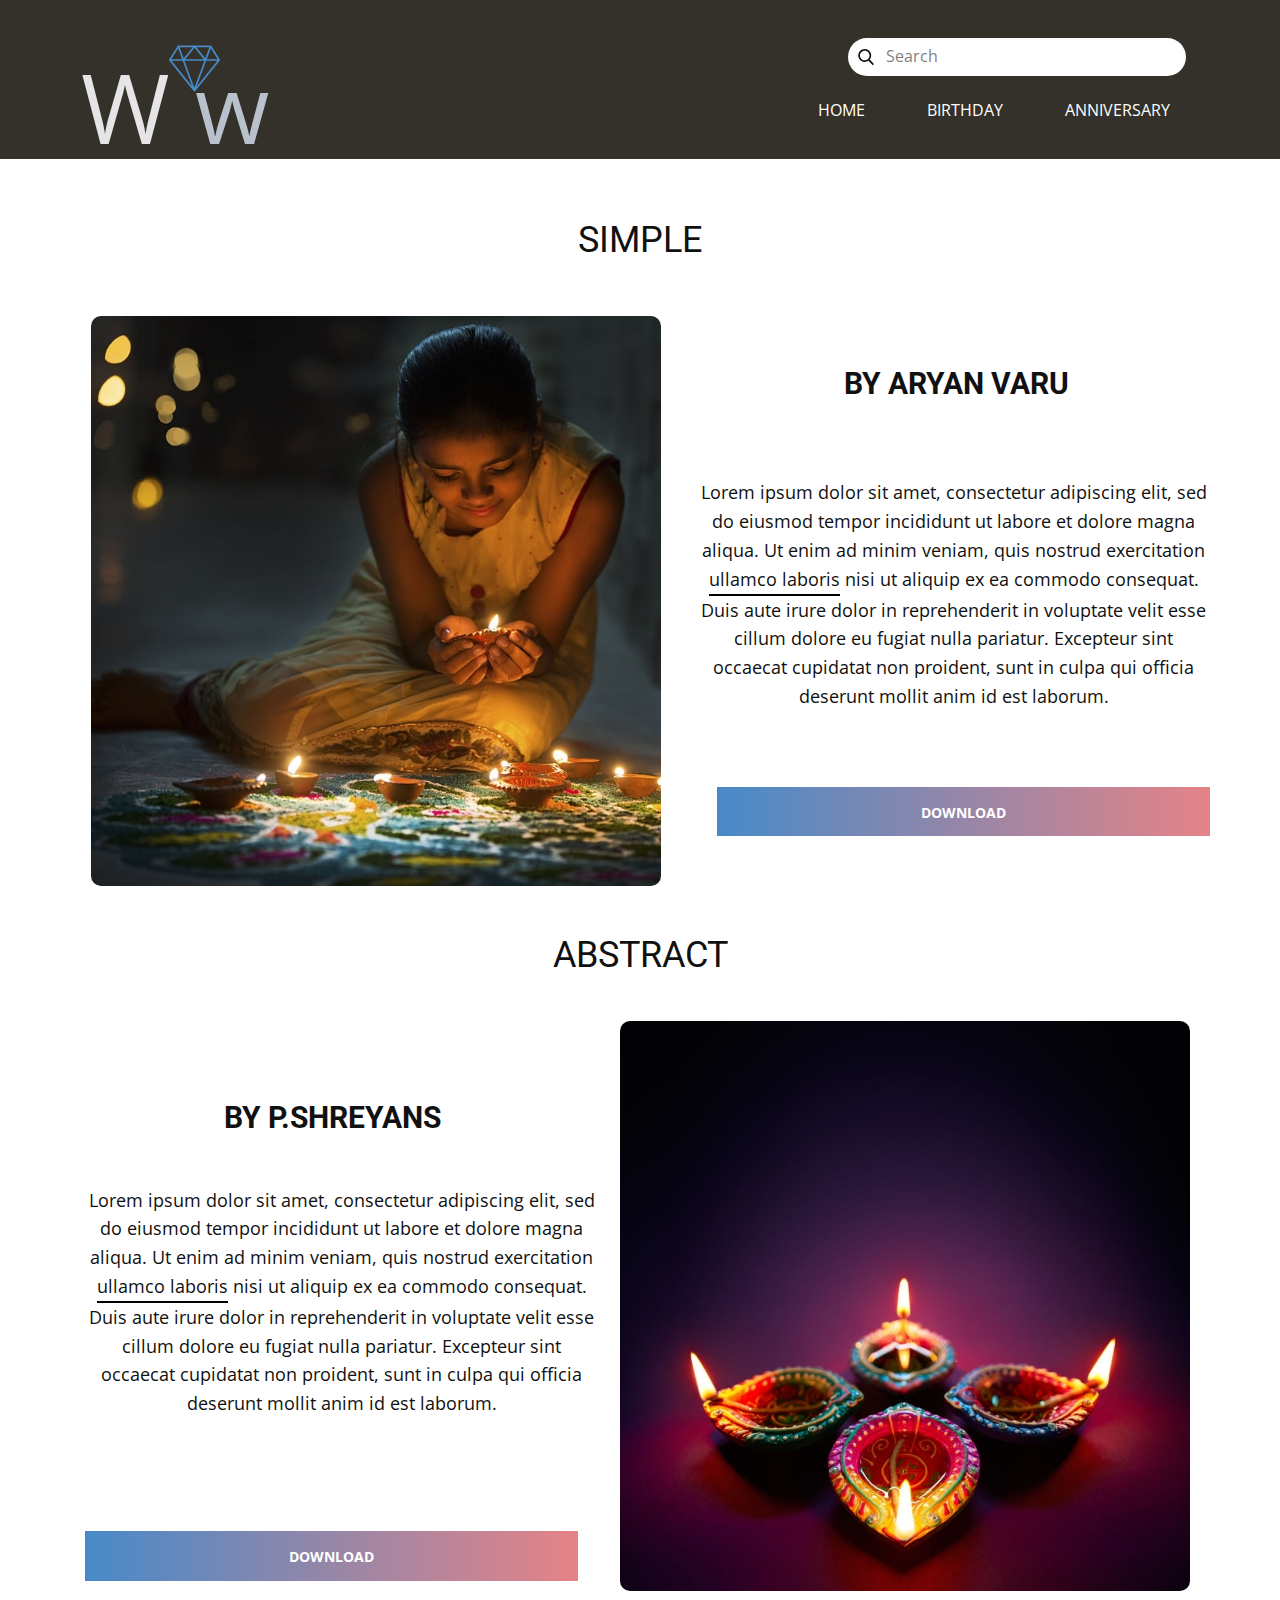
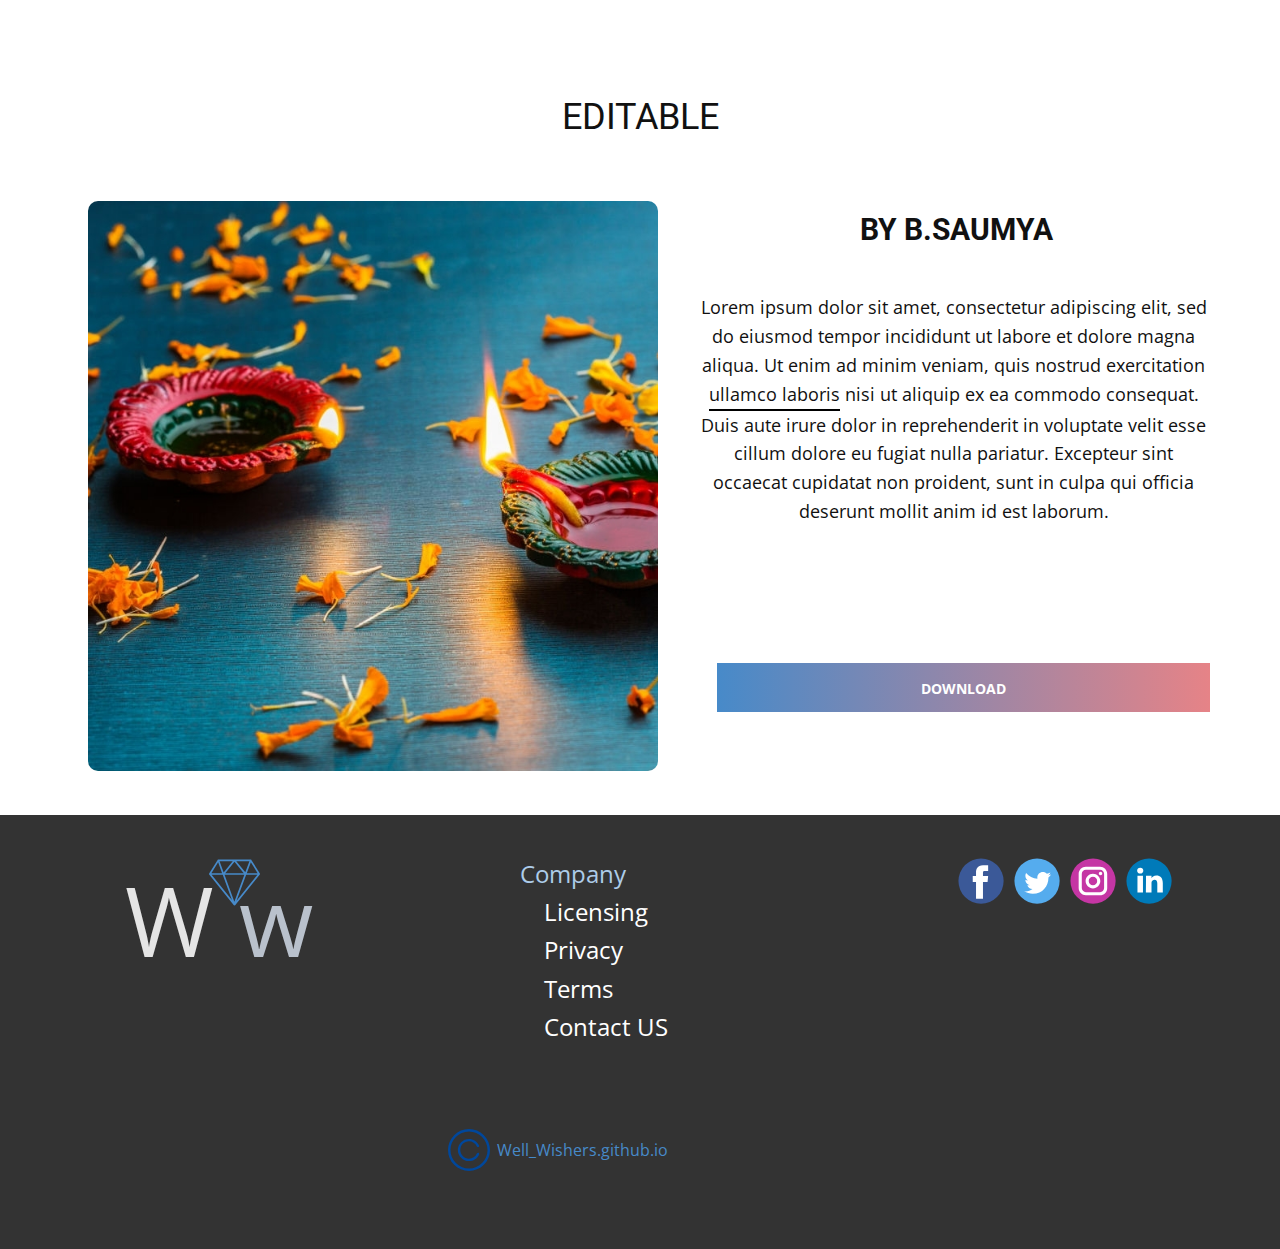
<file: diwali.html>
<!DOCTYPE html>
<html style="font-size: 16px;">
  <head>
    <meta name="viewport" content="width=device-width, initial-scale=1.0">
    <meta charset="utf-8">
    <meta name="keywords" content="SIMPLE, ABSTRACT, EDITABLE">
    <meta name="description" content="">
    <meta name="page_type" content="np-template-header-footer-from-plugin">
    <title>diwali</title>
    <link rel="stylesheet" href="nicepage.css" media="screen">
<link rel="stylesheet" href="diwali.css" media="screen">
    <script class="u-script" type="text/javascript" src="jquery.js" defer=""></script>
    <script class="u-script" type="text/javascript" src="nicepage.js" defer=""></script>
    <meta name="generator" content="Nicepage 3.17.2, nicepage.com">
    <link id="u-theme-google-font" rel="stylesheet" href="https://fonts.googleapis.com/css?family=Roboto:100,100i,300,300i,400,400i,500,500i,700,700i,900,900i|Open+Sans:300,300i,400,400i,600,600i,700,700i,800,800i">
    
    
    
    
    <script type="application/ld+json">{
		"@context": "http://schema.org",
		"@type": "Organization",
		"name": "",
		"sameAs": []
}</script>
    <meta property="og:title" content="diwali">
    <meta property="og:type" content="website">
    <meta name="theme-color" content="#478ac9">
  </head>
  <body class="u-body"><header class="u-clearfix u-header u-palette-3-dark-3 u-header" id="sec-9182"><div class="u-clearfix u-sheet u-sheet-1">
        <nav class="u-menu u-menu-dropdown u-offcanvas u-menu-1">
          <div class="menu-collapse" style="font-size: 1rem; letter-spacing: 0px; text-transform: uppercase; font-weight: 400;">
            <a class="u-button-style u-custom-active-border-color u-custom-border u-custom-border-color u-custom-borders u-custom-hover-border-color u-custom-hover-color u-custom-left-right-menu-spacing u-custom-text-active-color u-custom-text-color u-custom-text-hover-color u-custom-top-bottom-menu-spacing u-nav-link" href="#" style="padding: 3px 16px; font-size: calc(1em + 6px);">
              <svg><use xmlns:xlink="http://www.w3.org/1999/xlink" xlink:href="#menu-hamburger"></use></svg>
              <svg version="1.1" xmlns="http://www.w3.org/2000/svg" xmlns:xlink="http://www.w3.org/1999/xlink"><defs><symbol id="menu-hamburger" viewBox="0 0 16 16" style="width: 16px; height: 16px;"><rect y="1" width="16" height="2"></rect><rect y="7" width="16" height="2"></rect><rect y="13" width="16" height="2"></rect>
</symbol>
</defs></svg>
            </a>
          </div>
          <div class="u-custom-menu u-nav-container">
            <ul class="u-nav u-spacing-30 u-unstyled u-nav-1"><li class="u-nav-item"><a class="u-border-5 u-border-active-white u-border-hover-grey-10 u-border-no-left u-border-no-right u-border-no-top u-button-style u-nav-link u-text-active-palette-4-light-3 u-text-hover-palette-1-light-3 u-text-white" href="Home.html" style="padding: 10px 16px;">Home</a>
</li><li class="u-nav-item"><a class="u-border-5 u-border-active-white u-border-hover-grey-10 u-border-no-left u-border-no-right u-border-no-top u-button-style u-nav-link u-text-active-palette-4-light-3 u-text-hover-palette-1-light-3 u-text-white" href="birthday.html" style="padding: 10px 16px;">birthday</a>
</li><li class="u-nav-item"><a class="u-border-5 u-border-active-white u-border-hover-grey-10 u-border-no-left u-border-no-right u-border-no-top u-button-style u-nav-link u-text-active-palette-4-light-3 u-text-hover-palette-1-light-3 u-text-white" href="Anniversary.html" style="padding: 10px 16px;">Anniversary</a>
</li></ul>
          </div>
          <div class="u-custom-menu u-nav-container-collapse">
            <div class="u-black u-container-style u-inner-container-layout u-opacity u-opacity-95 u-sidenav">
              <div class="u-sidenav-overflow">
                <div class="u-menu-close"></div>
                <ul class="u-align-center u-nav u-popupmenu-items u-unstyled u-nav-2"><li class="u-nav-item"><a class="u-button-style u-nav-link" href="Home.html" style="padding: 10px 16px;">Home</a>
</li><li class="u-nav-item"><a class="u-button-style u-nav-link" href="birthday.html" style="padding: 10px 16px;">birthday</a>
</li><li class="u-nav-item"><a class="u-button-style u-nav-link" href="Anniversary.html" style="padding: 10px 16px;">Anniversary</a>
</li></ul>
              </div>
            </div>
            <div class="u-black u-menu-overlay u-opacity u-opacity-70"></div>
          </div>
        </nav>
        <p class="u-text u-text-1">
          <span class="u-text-grey-10">W</span>
          <span class="u-text-palette-5-base">w</span>
        </p><span class="u-icon u-icon-circle u-text-palette-1-base u-icon-1"><svg class="u-svg-link" preserveAspectRatio="xMidYMin slice" viewBox="0 0 59.986 59.986" style=""><use xmlns:xlink="http://www.w3.org/1999/xlink" xlink:href="#svg-7561"></use></svg><svg class="u-svg-content" viewBox="0 0 59.986 59.986" x="0px" y="0px" id="svg-7561" style="enable-background:new 0 0 59.986 59.986;"><path d="M59.972,20.164c0.007-0.041,0.011-0.081,0.013-0.123c0.002-0.049,0.001-0.096-0.003-0.145  c-0.004-0.042-0.01-0.082-0.02-0.123c-0.011-0.048-0.026-0.094-0.044-0.14c-0.009-0.024-0.011-0.049-0.022-0.072  c-0.008-0.017-0.022-0.03-0.031-0.047c-0.009-0.017-0.013-0.035-0.023-0.052l-10-16c-0.046-0.073-0.1-0.139-0.161-0.197  c-0.001-0.001-0.002-0.001-0.003-0.002c-0.086-0.081-0.188-0.139-0.297-0.185c-0.014-0.006-0.023-0.018-0.038-0.024  c-0.011-0.004-0.023-0.002-0.034-0.005c-0.101-0.034-0.205-0.057-0.314-0.057h-38c-0.108,0-0.211,0.023-0.31,0.056  c-0.011,0.003-0.022,0.001-0.032,0.005c-0.015,0.005-0.024,0.017-0.038,0.023c-0.104,0.043-0.202,0.099-0.287,0.175  c-0.005,0.005-0.012,0.008-0.017,0.012c-0.062,0.058-0.117,0.125-0.163,0.198l-10,16c-0.01,0.016-0.014,0.035-0.023,0.052  c-0.009,0.017-0.023,0.03-0.031,0.047c-0.011,0.023-0.013,0.048-0.023,0.072c-0.018,0.046-0.033,0.092-0.044,0.14  c-0.009,0.041-0.016,0.082-0.02,0.124C0,19.945-0.001,19.993,0.001,20.041c0.002,0.042,0.006,0.082,0.013,0.123  c0.008,0.048,0.021,0.095,0.037,0.142c0.013,0.039,0.027,0.077,0.045,0.115c0.009,0.018,0.012,0.038,0.022,0.056  c0.016,0.029,0.04,0.051,0.058,0.078c0.014,0.021,0.022,0.044,0.039,0.064l28.989,35.986c0.002,0.003,0.004,0.005,0.006,0.007  l0.005,0.007c0.003,0.004,0.008,0.005,0.011,0.009c0.082,0.099,0.184,0.174,0.295,0.234c0.03,0.016,0.058,0.03,0.089,0.043  c0.121,0.051,0.249,0.087,0.383,0.087c0.114,0,0.229-0.02,0.343-0.061c0.017-0.006,0.028-0.02,0.045-0.027  c0.051-0.021,0.091-0.055,0.137-0.084c0.076-0.048,0.147-0.098,0.206-0.163c0.014-0.015,0.035-0.022,0.048-0.038l29-36  c0.016-0.02,0.024-0.044,0.039-0.064c0.019-0.027,0.042-0.049,0.058-0.078c0.01-0.018,0.013-0.038,0.022-0.056  c0.018-0.038,0.032-0.075,0.045-0.115C59.95,20.259,59.964,20.213,59.972,20.164z M32.095,4.993h15.459l-4.86,13.045L32.095,4.993z   M40.892,18.993H19.095L29.993,5.58L40.892,18.993z M17.222,18.125L12.423,4.993h15.469L17.222,18.125z M41.593,20.993  L29.818,52.599L18.269,20.993H41.593z M49.221,6.246l7.967,12.748H44.472L49.221,6.246z M10.756,6.259l4.653,12.734H2.798  L10.756,6.259z M16.14,20.993l10.839,29.664L3.083,20.993H16.14z M32.39,51.423l11.337-30.43h13.176L32.39,51.423z"></path></svg></span>
        <form action="#" method="get" class="u-radius-24 u-search u-search-left u-white u-search-1">
          <button class="u-search-button" type="submit">
            <span class="u-search-icon u-spacing-10">
              <svg class="u-svg-link" preserveAspectRatio="xMidYMin slice" viewBox="0 0 56.966 56.966"><use xmlns:xlink="http://www.w3.org/1999/xlink" xlink:href="#svg-d127"></use></svg>
              <svg xmlns="http://www.w3.org/2000/svg" xmlns:xlink="http://www.w3.org/1999/xlink" version="1.1" id="svg-d127" x="0px" y="0px" viewBox="0 0 56.966 56.966" style="enable-background:new 0 0 56.966 56.966;" xml:space="preserve" class="u-svg-content"><path d="M55.146,51.887L41.588,37.786c3.486-4.144,5.396-9.358,5.396-14.786c0-12.682-10.318-23-23-23s-23,10.318-23,23  s10.318,23,23,23c4.761,0,9.298-1.436,13.177-4.162l13.661,14.208c0.571,0.593,1.339,0.92,2.162,0.92  c0.779,0,1.518-0.297,2.079-0.837C56.255,54.982,56.293,53.08,55.146,51.887z M23.984,6c9.374,0,17,7.626,17,17s-7.626,17-17,17  s-17-7.626-17-17S14.61,6,23.984,6z"></path></svg>
            </span>
          </button>
          <input class="u-search-input" type="search" name="search" value="" placeholder="Search">
        </form>
      </div></header>
    <section class="u-align-center u-clearfix u-section-1" id="sec-23ca">
      <div class="u-clearfix u-sheet u-sheet-1">
        <h2 class="u-text u-text-default u-text-1">SIMPLE</h2>
        <img class="u-image u-image-round u-preserve-proportions u-radius-10 u-image-1" src="images/61252f9ac6a641.jpg" alt="" data-image-width="1024" data-image-height="783">
        <a href="https://downloader.la/temp/61252f9ac6a64.jpg" class="u-btn u-button-style u-gradient u-none u-text-body-alt-color u-btn-1">DOWNLOAD<span style="font-size: 1.125rem;"></span>
        </a>
        <p class="u-text u-text-2">Lorem ipsum dolor sit amet, consectetur adipiscing elit, sed do eiusmod 
tempor incididunt ut labore et dolore magna aliqua. Ut enim ad minim 
veniam, quis nostrud exercitation <a href="" class="u-border-2 u-border-black u-border-hover-palette-1-base u-btn u-button-style u-none u-text-body-color u-btn-2">ullamco laboris</a> nisi ut aliquip ex ea 
commodo consequat. Duis aute irure dolor in reprehenderit in voluptate 
velit esse cillum dolore eu fugiat nulla pariatur. Excepteur sint 
occaecat cupidatat non proident, sunt in culpa qui officia deserunt 
mollit anim id est laborum. 
        </p>
        <h3 class="u-text u-text-3">BY ARYAN VARU</h3>
      </div>
    </section>
    <section class="u-align-center u-clearfix u-section-2" id="carousel_a937">
      <div class="u-clearfix u-sheet u-valign-middle-xs u-sheet-1">
        <h2 class="u-text u-text-default u-text-1">ABSTRACT</h2>
        <h3 class="u-text u-text-2">BY P.SHREYANS</h3>
        <img class="u-expanded-width-xs u-image u-image-round u-preserve-proportions u-radius-10 u-image-1" src="images/61252ff4d783c.jpg" alt="" data-image-width="887" data-image-height="1024">
        <p class="u-text u-text-3">Lorem ipsum dolor sit amet, consectetur adipiscing elit, sed do eiusmod 
tempor incididunt ut labore et dolore magna aliqua. Ut enim ad minim 
veniam, quis nostrud exercitation <a href="" class="u-border-2 u-border-black u-border-hover-palette-1-base u-btn u-button-style u-none u-text-body-color u-btn-1">ullamco laboris</a> nisi ut aliquip ex ea 
commodo consequat. Duis aute irure dolor in reprehenderit in voluptate 
velit esse cillum dolore eu fugiat nulla pariatur. Excepteur sint 
occaecat cupidatat non proident, sunt in culpa qui officia deserunt 
mollit anim id est laborum. 
        </p>
        <a href="https://downloader.la/temp/61252ff4d783c.jpg" class="u-btn u-button-style u-gradient u-none u-text-body-alt-color u-btn-2">DOWNLOAD<span style="font-size: 1.125rem;"></span>
        </a>
      </div>
    </section>
    <section class="u-align-center u-clearfix u-section-3" id="carousel_c599">
      <div class="u-clearfix u-sheet u-sheet-1">
        <h2 class="u-text u-text-default u-text-1">EDITABLE</h2>
        <h3 class="u-text u-text-2">BY B.SAUMYA</h3>
        <img class="u-expanded-width-sm u-expanded-width-xs u-image u-image-round u-preserve-proportions u-radius-10 u-image-1" src="images/612531d48f09a3.jpg" alt="" data-image-width="1024" data-image-height="702">
        <a href="https://downloader.la/temp/612531d48f09a.jpgmp/612520625c5f1.jpg" class="u-btn u-button-style u-gradient u-none u-text-body-alt-color u-btn-1">DOWNLOAD<span style="font-size: 1.125rem;"></span>
        </a>
        <p class="u-text u-text-3">Lorem ipsum dolor sit amet, consectetur adipiscing elit, sed do eiusmod 
tempor incididunt ut labore et dolore magna aliqua. Ut enim ad minim 
veniam, quis nostrud exercitation <a href="" class="u-border-2 u-border-black u-border-hover-palette-1-base u-btn u-button-style u-none u-text-body-color u-btn-2">ullamco laboris</a> nisi ut aliquip ex ea 
commodo consequat. Duis aute irure dolor in reprehenderit in voluptate 
velit esse cillum dolore eu fugiat nulla pariatur. Excepteur sint 
occaecat cupidatat non proident, sunt in culpa qui officia deserunt 
mollit anim id est laborum. 
        </p>
      </div>
    </section>
    
    
    <footer class="u-clearfix u-footer u-grey-80" id="sec-8fa7"><div class="u-clearfix u-sheet u-sheet-1">
        <div class="u-align-left u-social-icons u-spacing-10 u-social-icons-1">
          <a class="u-social-url" title="facebook" target="_blank" href=""><span class="u-icon u-social-facebook u-social-icon u-icon-1"><svg class="u-svg-link" preserveAspectRatio="xMidYMin slice" viewBox="0 0 112 112" style=""><use xmlns:xlink="http://www.w3.org/1999/xlink" xlink:href="#svg-7e4d"></use></svg><svg class="u-svg-content" viewBox="0 0 112 112" x="0" y="0" id="svg-7e4d"><circle fill="currentColor" cx="56.1" cy="56.1" r="55"></circle><path fill="#FFFFFF" d="M73.5,31.6h-9.1c-1.4,0-3.6,0.8-3.6,3.9v8.5h12.6L72,58.3H60.8v40.8H43.9V58.3h-8V43.9h8v-9.2
            c0-6.7,3.1-17,17-17h12.5v13.9H73.5z"></path></svg></span>
          </a>
          <a class="u-social-url" title="twitter" target="_blank" href=""><span class="u-icon u-social-icon u-social-twitter u-icon-2"><svg class="u-svg-link" preserveAspectRatio="xMidYMin slice" viewBox="0 0 112 112" style=""><use xmlns:xlink="http://www.w3.org/1999/xlink" xlink:href="#svg-9e90"></use></svg><svg class="u-svg-content" viewBox="0 0 112 112" x="0" y="0" id="svg-9e90"><circle fill="currentColor" class="st0" cx="56.1" cy="56.1" r="55"></circle><path fill="#FFFFFF" d="M83.8,47.3c0,0.6,0,1.2,0,1.7c0,17.7-13.5,38.2-38.2,38.2C38,87.2,31,85,25,81.2c1,0.1,2.1,0.2,3.2,0.2
            c6.3,0,12.1-2.1,16.7-5.7c-5.9-0.1-10.8-4-12.5-9.3c0.8,0.2,1.7,0.2,2.5,0.2c1.2,0,2.4-0.2,3.5-0.5c-6.1-1.2-10.8-6.7-10.8-13.1
            c0-0.1,0-0.1,0-0.2c1.8,1,3.9,1.6,6.1,1.7c-3.6-2.4-6-6.5-6-11.2c0-2.5,0.7-4.8,1.8-6.7c6.6,8.1,16.5,13.5,27.6,14
            c-0.2-1-0.3-2-0.3-3.1c0-7.4,6-13.4,13.4-13.4c3.9,0,7.3,1.6,9.8,4.2c3.1-0.6,5.9-1.7,8.5-3.3c-1,3.1-3.1,5.8-5.9,7.4
            c2.7-0.3,5.3-1,7.7-2.1C88.7,43,86.4,45.4,83.8,47.3z"></path></svg></span>
          </a>
          <a class="u-social-url" title="instagram" target="_blank" href=""><span class="u-icon u-social-icon u-social-instagram u-icon-3"><svg class="u-svg-link" preserveAspectRatio="xMidYMin slice" viewBox="0 0 112 112" style=""><use xmlns:xlink="http://www.w3.org/1999/xlink" xlink:href="#svg-923c"></use></svg><svg class="u-svg-content" viewBox="0 0 112 112" x="0" y="0" id="svg-923c"><circle fill="currentColor" cx="56.1" cy="56.1" r="55"></circle><path fill="#FFFFFF" d="M55.9,38.2c-9.9,0-17.9,8-17.9,17.9C38,66,46,74,55.9,74c9.9,0,17.9-8,17.9-17.9C73.8,46.2,65.8,38.2,55.9,38.2
            z M55.9,66.4c-5.7,0-10.3-4.6-10.3-10.3c-0.1-5.7,4.6-10.3,10.3-10.3c5.7,0,10.3,4.6,10.3,10.3C66.2,61.8,61.6,66.4,55.9,66.4z"></path><path fill="#FFFFFF" d="M74.3,33.5c-2.3,0-4.2,1.9-4.2,4.2s1.9,4.2,4.2,4.2s4.2-1.9,4.2-4.2S76.6,33.5,74.3,33.5z"></path><path fill="#FFFFFF" d="M73.1,21.3H38.6c-9.7,0-17.5,7.9-17.5,17.5v34.5c0,9.7,7.9,17.6,17.5,17.6h34.5c9.7,0,17.5-7.9,17.5-17.5V38.8
            C90.6,29.1,82.7,21.3,73.1,21.3z M83,73.3c0,5.5-4.5,9.9-9.9,9.9H38.6c-5.5,0-9.9-4.5-9.9-9.9V38.8c0-5.5,4.5-9.9,9.9-9.9h34.5
            c5.5,0,9.9,4.5,9.9,9.9V73.3z"></path></svg></span>
          </a>
          <a class="u-social-url" title="linkedin" target="_blank" href=""><span class="u-icon u-social-icon u-social-linkedin u-icon-4"><svg class="u-svg-link" preserveAspectRatio="xMidYMin slice" viewBox="0 0 112 112" style=""><use xmlns:xlink="http://www.w3.org/1999/xlink" xlink:href="#svg-2d7d"></use></svg><svg class="u-svg-content" viewBox="0 0 112 112" x="0" y="0" id="svg-2d7d"><circle fill="currentColor" cx="56.1" cy="56.1" r="55"></circle><path fill="#FFFFFF" d="M41.3,83.7H27.9V43.4h13.4V83.7z M34.6,37.9L34.6,37.9c-4.6,0-7.5-3.1-7.5-7c0-4,3-7,7.6-7s7.4,3,7.5,7
            C42.2,34.8,39.2,37.9,34.6,37.9z M89.6,83.7H76.2V62.2c0-5.4-1.9-9.1-6.8-9.1c-3.7,0-5.9,2.5-6.9,4.9c-0.4,0.9-0.4,2.1-0.4,3.3v22.5
            H48.7c0,0,0.2-36.5,0-40.3h13.4v5.7c1.8-2.7,5-6.7,12.1-6.7c8.8,0,15.4,5.8,15.4,18.1V83.7z"></path></svg></span>
          </a>
        </div>
        <p class="u-text u-text-1">
          <span class="u-text-grey-10">W</span>
          <span class="u-text-palette-5-base">w</span>
        </p>
        <p class="u-text u-text-2">
          <span class="u-text-palette-1-light-2">Company</span>
          <br>&nbsp; &nbsp; Licensing<br>&nbsp; &nbsp; Privacy<br>&nbsp; &nbsp; Terms<br>&nbsp; &nbsp; Contact US
        </p><span class="u-icon u-icon-circle u-text-palette-1-base u-icon-5"><svg class="u-svg-link" preserveAspectRatio="xMidYMin slice" viewBox="0 0 59.986 59.986" style=""><use xmlns:xlink="http://www.w3.org/1999/xlink" xlink:href="#svg-09e3"></use></svg><svg class="u-svg-content" viewBox="0 0 59.986 59.986" x="0px" y="0px" id="svg-09e3" style="enable-background:new 0 0 59.986 59.986;"><path d="M59.972,20.164c0.007-0.041,0.011-0.081,0.013-0.123c0.002-0.049,0.001-0.096-0.003-0.145  c-0.004-0.042-0.01-0.082-0.02-0.123c-0.011-0.048-0.026-0.094-0.044-0.14c-0.009-0.024-0.011-0.049-0.022-0.072  c-0.008-0.017-0.022-0.03-0.031-0.047c-0.009-0.017-0.013-0.035-0.023-0.052l-10-16c-0.046-0.073-0.1-0.139-0.161-0.197  c-0.001-0.001-0.002-0.001-0.003-0.002c-0.086-0.081-0.188-0.139-0.297-0.185c-0.014-0.006-0.023-0.018-0.038-0.024  c-0.011-0.004-0.023-0.002-0.034-0.005c-0.101-0.034-0.205-0.057-0.314-0.057h-38c-0.108,0-0.211,0.023-0.31,0.056  c-0.011,0.003-0.022,0.001-0.032,0.005c-0.015,0.005-0.024,0.017-0.038,0.023c-0.104,0.043-0.202,0.099-0.287,0.175  c-0.005,0.005-0.012,0.008-0.017,0.012c-0.062,0.058-0.117,0.125-0.163,0.198l-10,16c-0.01,0.016-0.014,0.035-0.023,0.052  c-0.009,0.017-0.023,0.03-0.031,0.047c-0.011,0.023-0.013,0.048-0.023,0.072c-0.018,0.046-0.033,0.092-0.044,0.14  c-0.009,0.041-0.016,0.082-0.02,0.124C0,19.945-0.001,19.993,0.001,20.041c0.002,0.042,0.006,0.082,0.013,0.123  c0.008,0.048,0.021,0.095,0.037,0.142c0.013,0.039,0.027,0.077,0.045,0.115c0.009,0.018,0.012,0.038,0.022,0.056  c0.016,0.029,0.04,0.051,0.058,0.078c0.014,0.021,0.022,0.044,0.039,0.064l28.989,35.986c0.002,0.003,0.004,0.005,0.006,0.007  l0.005,0.007c0.003,0.004,0.008,0.005,0.011,0.009c0.082,0.099,0.184,0.174,0.295,0.234c0.03,0.016,0.058,0.03,0.089,0.043  c0.121,0.051,0.249,0.087,0.383,0.087c0.114,0,0.229-0.02,0.343-0.061c0.017-0.006,0.028-0.02,0.045-0.027  c0.051-0.021,0.091-0.055,0.137-0.084c0.076-0.048,0.147-0.098,0.206-0.163c0.014-0.015,0.035-0.022,0.048-0.038l29-36  c0.016-0.02,0.024-0.044,0.039-0.064c0.019-0.027,0.042-0.049,0.058-0.078c0.01-0.018,0.013-0.038,0.022-0.056  c0.018-0.038,0.032-0.075,0.045-0.115C59.95,20.259,59.964,20.213,59.972,20.164z M32.095,4.993h15.459l-4.86,13.045L32.095,4.993z   M40.892,18.993H19.095L29.993,5.58L40.892,18.993z M17.222,18.125L12.423,4.993h15.469L17.222,18.125z M41.593,20.993  L29.818,52.599L18.269,20.993H41.593z M49.221,6.246l7.967,12.748H44.472L49.221,6.246z M10.756,6.259l4.653,12.734H2.798  L10.756,6.259z M16.14,20.993l10.839,29.664L3.083,20.993H16.14z M32.39,51.423l11.337-30.43h13.176L32.39,51.423z"></path></svg></span><span class="u-icon u-icon-circle u-text-palette-1-base u-icon-6"><svg class="u-svg-link" preserveAspectRatio="xMidYMin slice" viewBox="0 0 512 512" style=""><use xmlns:xlink="http://www.w3.org/1999/xlink" xlink:href="#svg-e975"></use></svg><svg class="u-svg-content" viewBox="0 0 512 512" id="svg-e975"><g fill="currentColor"><path d="m256 512c-68.378906 0-132.667969-26.628906-181.019531-74.980469-48.351563-48.351562-74.980469-112.640625-74.980469-181.019531s26.628906-132.667969 74.980469-181.019531c48.351562-48.351563 112.640625-74.980469 181.019531-74.980469s132.667969 26.628906 181.019531 74.980469c48.351563 48.351562 74.980469 112.640625 74.980469 181.019531s-26.628906 132.667969-74.980469 181.019531c-48.351562 48.351563-112.640625 74.980469-181.019531 74.980469zm0-482c-124.617188 0-226 101.382812-226 226s101.382812 226 226 226 226-101.382812 226-226-101.382812-226-226-226zm0 0"></path><path d="m255.316406 391.5c-74.714844 0-135.5-60.785156-135.5-135.5s60.785156-135.5 135.5-135.5c53.570313 0 102.214844 31.652344 123.925782 80.640625 3.359374 7.574219-.0625 16.433594-7.636719 19.792969-7.574219 3.355468-16.433594-.0625-19.789063-7.636719-16.90625-38.148437-54.785156-62.796875-96.5-62.796875-58.175781 0-105.5 47.328125-105.5 105.5s47.324219 105.5 105.5 105.5c41.957032 0 79.921875-24.847656 96.726563-63.304688 3.316406-7.589843 12.160156-11.058593 19.75-7.738281 7.59375 3.316407 11.058593 12.160157 7.738281 19.75-21.578125 49.386719-70.335938 81.292969-124.214844 81.292969zm0 0"></path>
</g></svg></span>
        <p class="u-text u-text-palette-1-base u-text-3">Well_Wishers.github.io</p>
      </div></footer>
    
  </body>
</html>
</file>
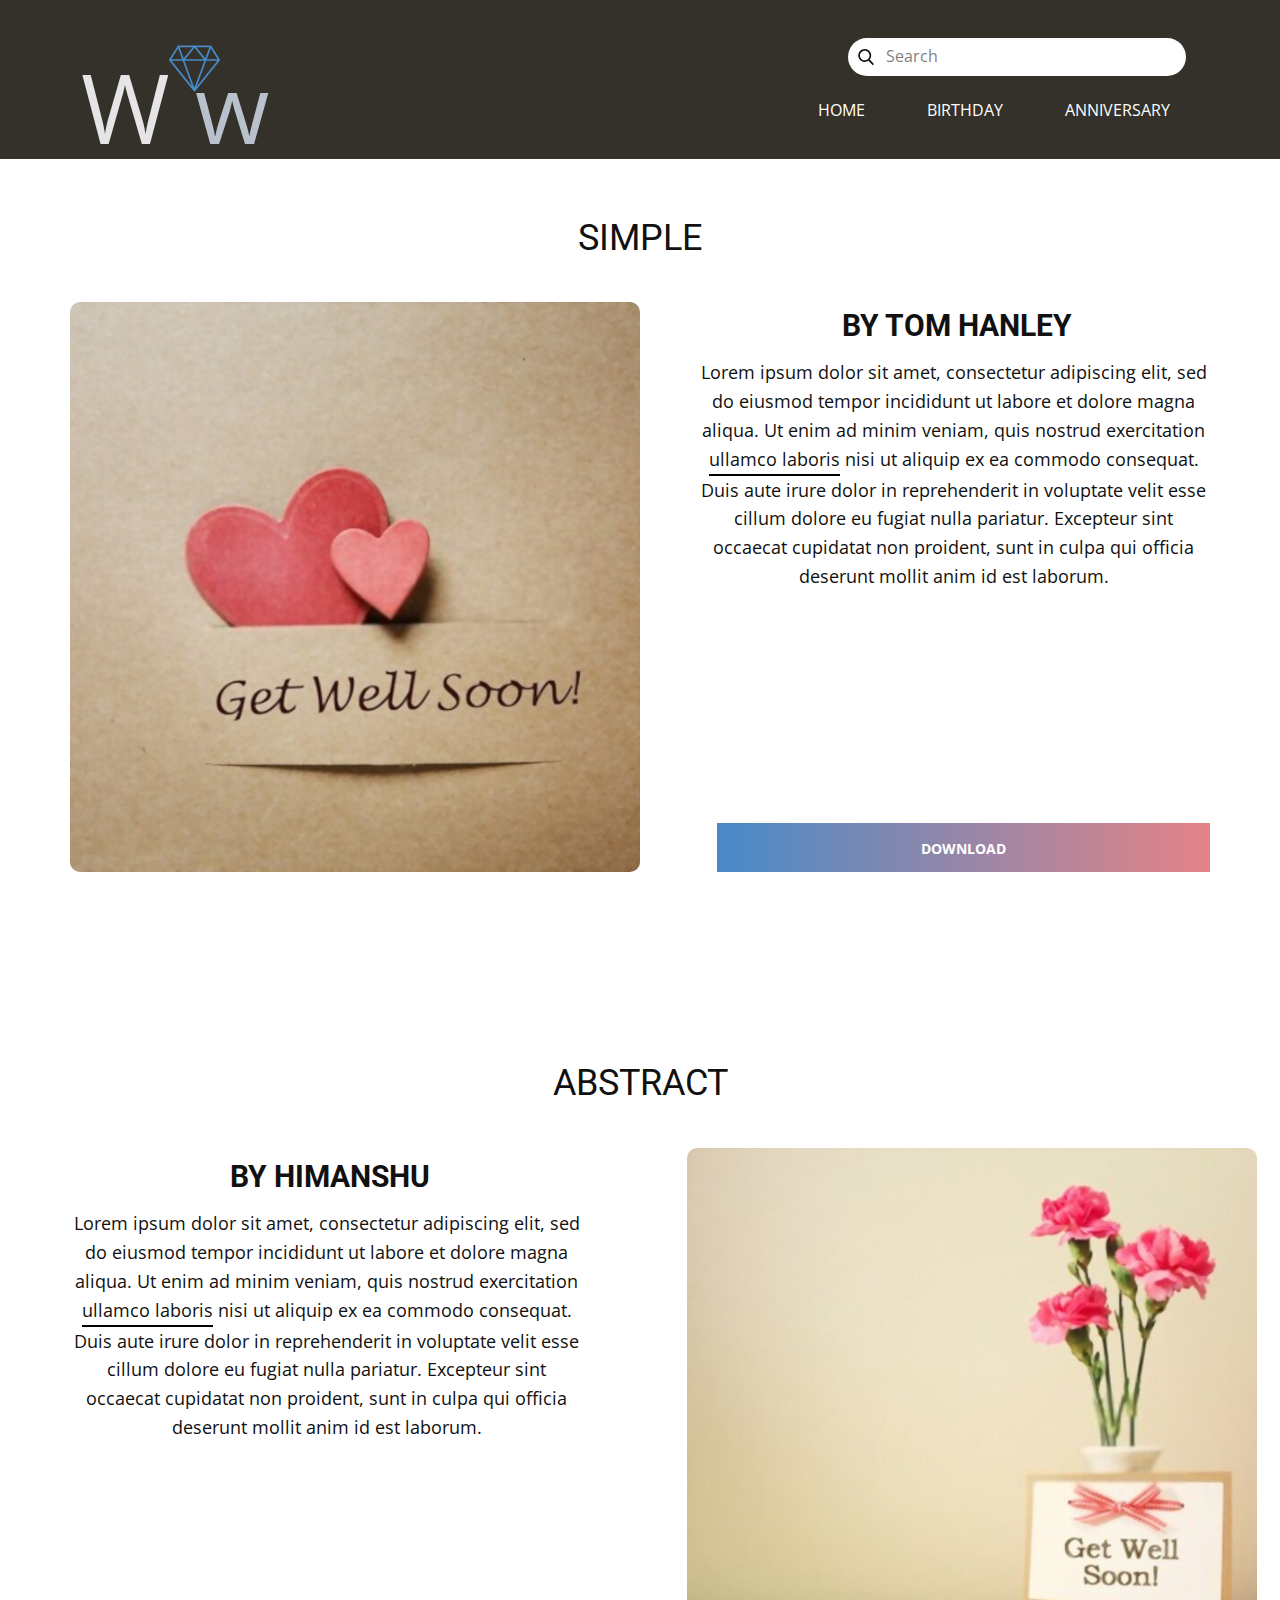
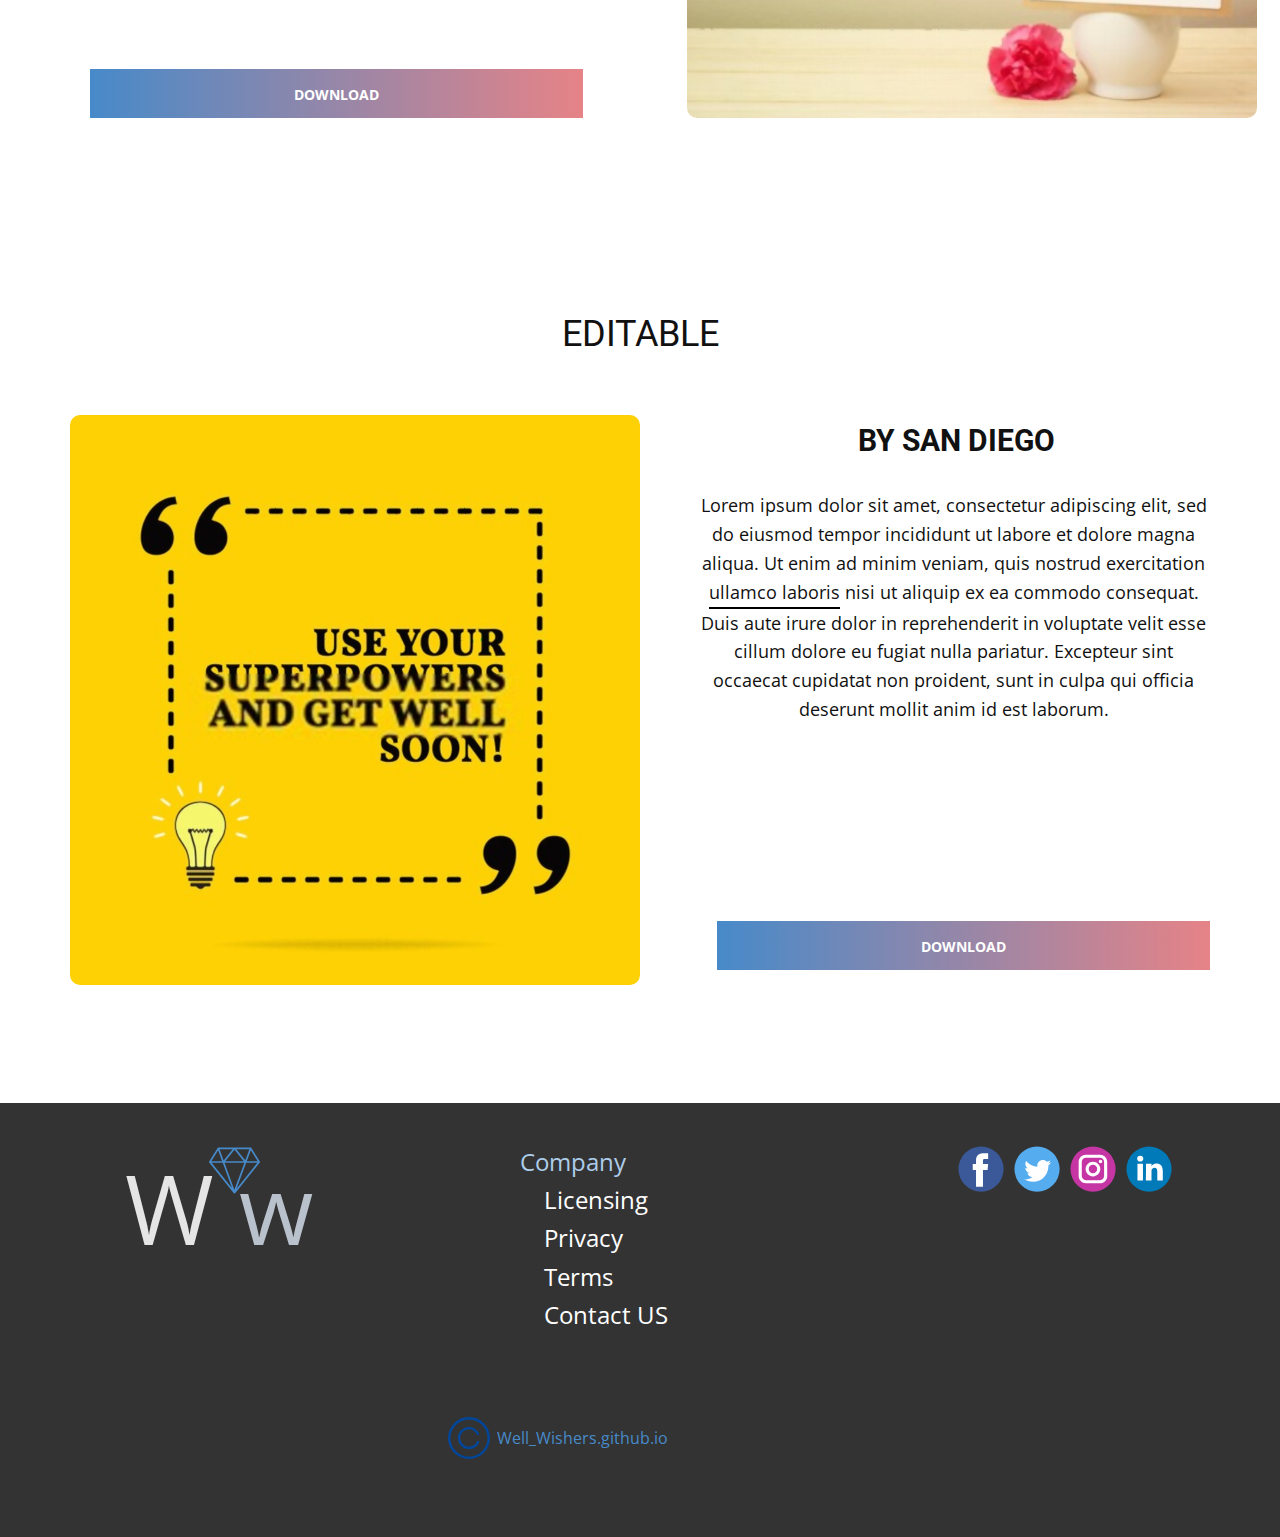
<file: get-well-soon.html>
<!DOCTYPE html>
<html style="font-size: 16px;">
  <head>
    <meta name="viewport" content="width=device-width, initial-scale=1.0">
    <meta charset="utf-8">
    <meta name="keywords" content="SIMPLE, ABSTRACT, EDITABLE">
    <meta name="description" content="">
    <meta name="page_type" content="np-template-header-footer-from-plugin">
    <title>get well soon</title>
    <link rel="stylesheet" href="nicepage.css" media="screen">
<link rel="stylesheet" href="get-well-soon.css" media="screen">
    <script class="u-script" type="text/javascript" src="jquery.js" defer=""></script>
    <script class="u-script" type="text/javascript" src="nicepage.js" defer=""></script>
    <meta name="generator" content="Nicepage 3.17.2, nicepage.com">
    <link id="u-theme-google-font" rel="stylesheet" href="https://fonts.googleapis.com/css?family=Roboto:100,100i,300,300i,400,400i,500,500i,700,700i,900,900i|Open+Sans:300,300i,400,400i,600,600i,700,700i,800,800i">
    
    
    
    
    <script type="application/ld+json">{
		"@context": "http://schema.org",
		"@type": "Organization",
		"name": "",
		"sameAs": []
}</script>
    <meta property="og:title" content="get well soon">
    <meta property="og:type" content="website">
    <meta name="theme-color" content="#478ac9">
  </head>
  <body class="u-body"><header class="u-clearfix u-header u-palette-3-dark-3 u-header" id="sec-9182"><div class="u-clearfix u-sheet u-sheet-1">
        <nav class="u-menu u-menu-dropdown u-offcanvas u-menu-1">
          <div class="menu-collapse" style="font-size: 1rem; letter-spacing: 0px; text-transform: uppercase; font-weight: 400;">
            <a class="u-button-style u-custom-active-border-color u-custom-border u-custom-border-color u-custom-borders u-custom-hover-border-color u-custom-hover-color u-custom-left-right-menu-spacing u-custom-text-active-color u-custom-text-color u-custom-text-hover-color u-custom-top-bottom-menu-spacing u-nav-link" href="#" style="padding: 3px 16px; font-size: calc(1em + 6px);">
              <svg><use xmlns:xlink="http://www.w3.org/1999/xlink" xlink:href="#menu-hamburger"></use></svg>
              <svg version="1.1" xmlns="http://www.w3.org/2000/svg" xmlns:xlink="http://www.w3.org/1999/xlink"><defs><symbol id="menu-hamburger" viewBox="0 0 16 16" style="width: 16px; height: 16px;"><rect y="1" width="16" height="2"></rect><rect y="7" width="16" height="2"></rect><rect y="13" width="16" height="2"></rect>
</symbol>
</defs></svg>
            </a>
          </div>
          <div class="u-custom-menu u-nav-container">
            <ul class="u-nav u-spacing-30 u-unstyled u-nav-1"><li class="u-nav-item"><a class="u-border-5 u-border-active-white u-border-hover-grey-10 u-border-no-left u-border-no-right u-border-no-top u-button-style u-nav-link u-text-active-palette-4-light-3 u-text-hover-palette-1-light-3 u-text-white" href="Home.html" style="padding: 10px 16px;">Home</a>
</li><li class="u-nav-item"><a class="u-border-5 u-border-active-white u-border-hover-grey-10 u-border-no-left u-border-no-right u-border-no-top u-button-style u-nav-link u-text-active-palette-4-light-3 u-text-hover-palette-1-light-3 u-text-white" href="birthday.html" style="padding: 10px 16px;">birthday</a>
</li><li class="u-nav-item"><a class="u-border-5 u-border-active-white u-border-hover-grey-10 u-border-no-left u-border-no-right u-border-no-top u-button-style u-nav-link u-text-active-palette-4-light-3 u-text-hover-palette-1-light-3 u-text-white" href="Anniversary.html" style="padding: 10px 16px;">Anniversary</a>
</li></ul>
          </div>
          <div class="u-custom-menu u-nav-container-collapse">
            <div class="u-black u-container-style u-inner-container-layout u-opacity u-opacity-95 u-sidenav">
              <div class="u-sidenav-overflow">
                <div class="u-menu-close"></div>
                <ul class="u-align-center u-nav u-popupmenu-items u-unstyled u-nav-2"><li class="u-nav-item"><a class="u-button-style u-nav-link" href="Home.html" style="padding: 10px 16px;">Home</a>
</li><li class="u-nav-item"><a class="u-button-style u-nav-link" href="birthday.html" style="padding: 10px 16px;">birthday</a>
</li><li class="u-nav-item"><a class="u-button-style u-nav-link" href="Anniversary.html" style="padding: 10px 16px;">Anniversary</a>
</li></ul>
              </div>
            </div>
            <div class="u-black u-menu-overlay u-opacity u-opacity-70"></div>
          </div>
        </nav>
        <p class="u-text u-text-1">
          <span class="u-text-grey-10">W</span>
          <span class="u-text-palette-5-base">w</span>
        </p><span class="u-icon u-icon-circle u-text-palette-1-base u-icon-1"><svg class="u-svg-link" preserveAspectRatio="xMidYMin slice" viewBox="0 0 59.986 59.986" style=""><use xmlns:xlink="http://www.w3.org/1999/xlink" xlink:href="#svg-7561"></use></svg><svg class="u-svg-content" viewBox="0 0 59.986 59.986" x="0px" y="0px" id="svg-7561" style="enable-background:new 0 0 59.986 59.986;"><path d="M59.972,20.164c0.007-0.041,0.011-0.081,0.013-0.123c0.002-0.049,0.001-0.096-0.003-0.145  c-0.004-0.042-0.01-0.082-0.02-0.123c-0.011-0.048-0.026-0.094-0.044-0.14c-0.009-0.024-0.011-0.049-0.022-0.072  c-0.008-0.017-0.022-0.03-0.031-0.047c-0.009-0.017-0.013-0.035-0.023-0.052l-10-16c-0.046-0.073-0.1-0.139-0.161-0.197  c-0.001-0.001-0.002-0.001-0.003-0.002c-0.086-0.081-0.188-0.139-0.297-0.185c-0.014-0.006-0.023-0.018-0.038-0.024  c-0.011-0.004-0.023-0.002-0.034-0.005c-0.101-0.034-0.205-0.057-0.314-0.057h-38c-0.108,0-0.211,0.023-0.31,0.056  c-0.011,0.003-0.022,0.001-0.032,0.005c-0.015,0.005-0.024,0.017-0.038,0.023c-0.104,0.043-0.202,0.099-0.287,0.175  c-0.005,0.005-0.012,0.008-0.017,0.012c-0.062,0.058-0.117,0.125-0.163,0.198l-10,16c-0.01,0.016-0.014,0.035-0.023,0.052  c-0.009,0.017-0.023,0.03-0.031,0.047c-0.011,0.023-0.013,0.048-0.023,0.072c-0.018,0.046-0.033,0.092-0.044,0.14  c-0.009,0.041-0.016,0.082-0.02,0.124C0,19.945-0.001,19.993,0.001,20.041c0.002,0.042,0.006,0.082,0.013,0.123  c0.008,0.048,0.021,0.095,0.037,0.142c0.013,0.039,0.027,0.077,0.045,0.115c0.009,0.018,0.012,0.038,0.022,0.056  c0.016,0.029,0.04,0.051,0.058,0.078c0.014,0.021,0.022,0.044,0.039,0.064l28.989,35.986c0.002,0.003,0.004,0.005,0.006,0.007  l0.005,0.007c0.003,0.004,0.008,0.005,0.011,0.009c0.082,0.099,0.184,0.174,0.295,0.234c0.03,0.016,0.058,0.03,0.089,0.043  c0.121,0.051,0.249,0.087,0.383,0.087c0.114,0,0.229-0.02,0.343-0.061c0.017-0.006,0.028-0.02,0.045-0.027  c0.051-0.021,0.091-0.055,0.137-0.084c0.076-0.048,0.147-0.098,0.206-0.163c0.014-0.015,0.035-0.022,0.048-0.038l29-36  c0.016-0.02,0.024-0.044,0.039-0.064c0.019-0.027,0.042-0.049,0.058-0.078c0.01-0.018,0.013-0.038,0.022-0.056  c0.018-0.038,0.032-0.075,0.045-0.115C59.95,20.259,59.964,20.213,59.972,20.164z M32.095,4.993h15.459l-4.86,13.045L32.095,4.993z   M40.892,18.993H19.095L29.993,5.58L40.892,18.993z M17.222,18.125L12.423,4.993h15.469L17.222,18.125z M41.593,20.993  L29.818,52.599L18.269,20.993H41.593z M49.221,6.246l7.967,12.748H44.472L49.221,6.246z M10.756,6.259l4.653,12.734H2.798  L10.756,6.259z M16.14,20.993l10.839,29.664L3.083,20.993H16.14z M32.39,51.423l11.337-30.43h13.176L32.39,51.423z"></path></svg></span>
        <form action="#" method="get" class="u-radius-24 u-search u-search-left u-white u-search-1">
          <button class="u-search-button" type="submit">
            <span class="u-search-icon u-spacing-10">
              <svg class="u-svg-link" preserveAspectRatio="xMidYMin slice" viewBox="0 0 56.966 56.966"><use xmlns:xlink="http://www.w3.org/1999/xlink" xlink:href="#svg-d127"></use></svg>
              <svg xmlns="http://www.w3.org/2000/svg" xmlns:xlink="http://www.w3.org/1999/xlink" version="1.1" id="svg-d127" x="0px" y="0px" viewBox="0 0 56.966 56.966" style="enable-background:new 0 0 56.966 56.966;" xml:space="preserve" class="u-svg-content"><path d="M55.146,51.887L41.588,37.786c3.486-4.144,5.396-9.358,5.396-14.786c0-12.682-10.318-23-23-23s-23,10.318-23,23  s10.318,23,23,23c4.761,0,9.298-1.436,13.177-4.162l13.661,14.208c0.571,0.593,1.339,0.92,2.162,0.92  c0.779,0,1.518-0.297,2.079-0.837C56.255,54.982,56.293,53.08,55.146,51.887z M23.984,6c9.374,0,17,7.626,17,17s-7.626,17-17,17  s-17-7.626-17-17S14.61,6,23.984,6z"></path></svg>
            </span>
          </button>
          <input class="u-search-input" type="search" name="search" value="" placeholder="Search">
        </form>
      </div></header>
    <section class="u-align-center u-clearfix u-section-1" id="sec-23ca">
      <div class="u-clearfix u-sheet u-sheet-1">
        <h2 class="u-text u-text-default u-text-1">SIMPLE</h2>
        <img class="u-image u-image-round u-preserve-proportions u-radius-10 u-image-1" src="images/61251ae9920ee.jpg" alt="" data-image-width="1000" data-image-height="633">
        <a href="https://images.unsplash.com/photo-1555607124-8531c7c702d0?ixid=MnwxMjA3fDB8MHxwaG90by1wYWdlfHx8fGVufDB8fHx8&amp;ixlib=rb-1.2.1&amp;auto=format&amp;fit=crop&amp;w=967&amp;q=80" class="u-btn u-button-style u-gradient u-none u-text-body-alt-color u-btn-1">DOWNLOAD<span style="font-size: 1.125rem;"></span>
        </a>
        <p class="u-text u-text-2">Lorem ipsum dolor sit amet, consectetur adipiscing elit, sed do eiusmod 
tempor incididunt ut labore et dolore magna aliqua. Ut enim ad minim 
veniam, quis nostrud exercitation <a href="" class="u-border-2 u-border-black u-border-hover-palette-1-base u-btn u-button-style u-none u-text-body-color u-btn-2">ullamco laboris</a> nisi ut aliquip ex ea 
commodo consequat. Duis aute irure dolor in reprehenderit in voluptate 
velit esse cillum dolore eu fugiat nulla pariatur. Excepteur sint 
occaecat cupidatat non proident, sunt in culpa qui officia deserunt 
mollit anim id est laborum. 
        </p>
        <h3 class="u-text u-text-3">BY TOM HANLEY</h3>
      </div>
    </section>
    <section class="u-align-center u-clearfix u-section-2" id="carousel_a937">
      <div class="u-clearfix u-sheet u-valign-middle-lg u-sheet-1">
        <h2 class="u-text u-text-default u-text-1">ABSTRACT</h2>
        <img class="u-expanded-width-xs u-image u-image-round u-preserve-proportions u-radius-10 u-image-1" src="images/61251a4a1244b.jpg" alt="" data-image-width="1000" data-image-height="633">
        <a href="https://images.unsplash.com/photo-1607977166054-ba266c446ba3?ixid=MnwxMjA3fDB8MHxwaG90by1wYWdlfHx8fGVufDB8fHx8&amp;ixlib=rb-1.2.1&amp;auto=format&amp;fit=crop&amp;w=1050&amp;q=80" class="u-btn u-button-style u-gradient u-none u-text-body-alt-color u-btn-1">DOWNLOAD<span style="font-size: 1.125rem;"></span>
        </a>
        <p class="u-text u-text-2">Lorem ipsum dolor sit amet, consectetur adipiscing elit, sed do eiusmod 
tempor incididunt ut labore et dolore magna aliqua. Ut enim ad minim 
veniam, quis nostrud exercitation <a href="" class="u-border-2 u-border-black u-border-hover-palette-1-base u-btn u-button-style u-none u-text-body-color u-btn-2">ullamco laboris</a> nisi ut aliquip ex ea 
commodo consequat. Duis aute irure dolor in reprehenderit in voluptate 
velit esse cillum dolore eu fugiat nulla pariatur. Excepteur sint 
occaecat cupidatat non proident, sunt in culpa qui officia deserunt 
mollit anim id est laborum. 
        </p>
        <h3 class="u-text u-text-3">BY HIMANSHU</h3>
      </div>
    </section>
    <section class="u-align-center u-clearfix u-section-3" id="carousel_c599">
      <div class="u-clearfix u-sheet u-valign-middle-xs u-sheet-1">
        <h2 class="u-text u-text-default u-text-1">EDITABLE</h2>
        <img class="u-expanded-width-sm u-expanded-width-xs u-image u-image-round u-preserve-proportions u-radius-10 u-image-1" src="images/61251aa99e616.jpg" alt="" data-image-width="1000" data-image-height="967">
        <a href="https://images.unsplash.com/photo-1580964398985-6222571ccd32?ixlib=rb-1.2.1&amp;ixid=MnwxMjA3fDB8MHxwaG90by1wYWdlfHx8fGVufDB8fHx8&amp;auto=format&amp;fit=crop&amp;w=925&amp;q=80" class="u-btn u-button-style u-gradient u-none u-text-body-alt-color u-btn-1">DOWNLOAD<span style="font-size: 1.125rem;"></span>
        </a>
        <p class="u-text u-text-2">Lorem ipsum dolor sit amet, consectetur adipiscing elit, sed do eiusmod 
tempor incididunt ut labore et dolore magna aliqua. Ut enim ad minim 
veniam, quis nostrud exercitation <a href="" class="u-border-2 u-border-black u-border-hover-palette-1-base u-btn u-button-style u-none u-text-body-color u-btn-2">ullamco laboris</a> nisi ut aliquip ex ea 
commodo consequat. Duis aute irure dolor in reprehenderit in voluptate 
velit esse cillum dolore eu fugiat nulla pariatur. Excepteur sint 
occaecat cupidatat non proident, sunt in culpa qui officia deserunt 
mollit anim id est laborum. 
        </p>
        <h3 class="u-text u-text-3">BY SAN DIEGO</h3>
      </div>
    </section>
    
    
    <footer class="u-clearfix u-footer u-grey-80" id="sec-8fa7"><div class="u-clearfix u-sheet u-sheet-1">
        <div class="u-align-left u-social-icons u-spacing-10 u-social-icons-1">
          <a class="u-social-url" title="facebook" target="_blank" href=""><span class="u-icon u-social-facebook u-social-icon u-icon-1"><svg class="u-svg-link" preserveAspectRatio="xMidYMin slice" viewBox="0 0 112 112" style=""><use xmlns:xlink="http://www.w3.org/1999/xlink" xlink:href="#svg-7e4d"></use></svg><svg class="u-svg-content" viewBox="0 0 112 112" x="0" y="0" id="svg-7e4d"><circle fill="currentColor" cx="56.1" cy="56.1" r="55"></circle><path fill="#FFFFFF" d="M73.5,31.6h-9.1c-1.4,0-3.6,0.8-3.6,3.9v8.5h12.6L72,58.3H60.8v40.8H43.9V58.3h-8V43.9h8v-9.2
            c0-6.7,3.1-17,17-17h12.5v13.9H73.5z"></path></svg></span>
          </a>
          <a class="u-social-url" title="twitter" target="_blank" href=""><span class="u-icon u-social-icon u-social-twitter u-icon-2"><svg class="u-svg-link" preserveAspectRatio="xMidYMin slice" viewBox="0 0 112 112" style=""><use xmlns:xlink="http://www.w3.org/1999/xlink" xlink:href="#svg-9e90"></use></svg><svg class="u-svg-content" viewBox="0 0 112 112" x="0" y="0" id="svg-9e90"><circle fill="currentColor" class="st0" cx="56.1" cy="56.1" r="55"></circle><path fill="#FFFFFF" d="M83.8,47.3c0,0.6,0,1.2,0,1.7c0,17.7-13.5,38.2-38.2,38.2C38,87.2,31,85,25,81.2c1,0.1,2.1,0.2,3.2,0.2
            c6.3,0,12.1-2.1,16.7-5.7c-5.9-0.1-10.8-4-12.5-9.3c0.8,0.2,1.7,0.2,2.5,0.2c1.2,0,2.4-0.2,3.5-0.5c-6.1-1.2-10.8-6.7-10.8-13.1
            c0-0.1,0-0.1,0-0.2c1.8,1,3.9,1.6,6.1,1.7c-3.6-2.4-6-6.5-6-11.2c0-2.5,0.7-4.8,1.8-6.7c6.6,8.1,16.5,13.5,27.6,14
            c-0.2-1-0.3-2-0.3-3.1c0-7.4,6-13.4,13.4-13.4c3.9,0,7.3,1.6,9.8,4.2c3.1-0.6,5.9-1.7,8.5-3.3c-1,3.1-3.1,5.8-5.9,7.4
            c2.7-0.3,5.3-1,7.7-2.1C88.7,43,86.4,45.4,83.8,47.3z"></path></svg></span>
          </a>
          <a class="u-social-url" title="instagram" target="_blank" href=""><span class="u-icon u-social-icon u-social-instagram u-icon-3"><svg class="u-svg-link" preserveAspectRatio="xMidYMin slice" viewBox="0 0 112 112" style=""><use xmlns:xlink="http://www.w3.org/1999/xlink" xlink:href="#svg-923c"></use></svg><svg class="u-svg-content" viewBox="0 0 112 112" x="0" y="0" id="svg-923c"><circle fill="currentColor" cx="56.1" cy="56.1" r="55"></circle><path fill="#FFFFFF" d="M55.9,38.2c-9.9,0-17.9,8-17.9,17.9C38,66,46,74,55.9,74c9.9,0,17.9-8,17.9-17.9C73.8,46.2,65.8,38.2,55.9,38.2
            z M55.9,66.4c-5.7,0-10.3-4.6-10.3-10.3c-0.1-5.7,4.6-10.3,10.3-10.3c5.7,0,10.3,4.6,10.3,10.3C66.2,61.8,61.6,66.4,55.9,66.4z"></path><path fill="#FFFFFF" d="M74.3,33.5c-2.3,0-4.2,1.9-4.2,4.2s1.9,4.2,4.2,4.2s4.2-1.9,4.2-4.2S76.6,33.5,74.3,33.5z"></path><path fill="#FFFFFF" d="M73.1,21.3H38.6c-9.7,0-17.5,7.9-17.5,17.5v34.5c0,9.7,7.9,17.6,17.5,17.6h34.5c9.7,0,17.5-7.9,17.5-17.5V38.8
            C90.6,29.1,82.7,21.3,73.1,21.3z M83,73.3c0,5.5-4.5,9.9-9.9,9.9H38.6c-5.5,0-9.9-4.5-9.9-9.9V38.8c0-5.5,4.5-9.9,9.9-9.9h34.5
            c5.5,0,9.9,4.5,9.9,9.9V73.3z"></path></svg></span>
          </a>
          <a class="u-social-url" title="linkedin" target="_blank" href=""><span class="u-icon u-social-icon u-social-linkedin u-icon-4"><svg class="u-svg-link" preserveAspectRatio="xMidYMin slice" viewBox="0 0 112 112" style=""><use xmlns:xlink="http://www.w3.org/1999/xlink" xlink:href="#svg-2d7d"></use></svg><svg class="u-svg-content" viewBox="0 0 112 112" x="0" y="0" id="svg-2d7d"><circle fill="currentColor" cx="56.1" cy="56.1" r="55"></circle><path fill="#FFFFFF" d="M41.3,83.7H27.9V43.4h13.4V83.7z M34.6,37.9L34.6,37.9c-4.6,0-7.5-3.1-7.5-7c0-4,3-7,7.6-7s7.4,3,7.5,7
            C42.2,34.8,39.2,37.9,34.6,37.9z M89.6,83.7H76.2V62.2c0-5.4-1.9-9.1-6.8-9.1c-3.7,0-5.9,2.5-6.9,4.9c-0.4,0.9-0.4,2.1-0.4,3.3v22.5
            H48.7c0,0,0.2-36.5,0-40.3h13.4v5.7c1.8-2.7,5-6.7,12.1-6.7c8.8,0,15.4,5.8,15.4,18.1V83.7z"></path></svg></span>
          </a>
        </div>
        <p class="u-text u-text-1">
          <span class="u-text-grey-10">W</span>
          <span class="u-text-palette-5-base">w</span>
        </p>
        <p class="u-text u-text-2">
          <span class="u-text-palette-1-light-2">Company</span>
          <br>&nbsp; &nbsp; Licensing<br>&nbsp; &nbsp; Privacy<br>&nbsp; &nbsp; Terms<br>&nbsp; &nbsp; Contact US
        </p><span class="u-icon u-icon-circle u-text-palette-1-base u-icon-5"><svg class="u-svg-link" preserveAspectRatio="xMidYMin slice" viewBox="0 0 59.986 59.986" style=""><use xmlns:xlink="http://www.w3.org/1999/xlink" xlink:href="#svg-09e3"></use></svg><svg class="u-svg-content" viewBox="0 0 59.986 59.986" x="0px" y="0px" id="svg-09e3" style="enable-background:new 0 0 59.986 59.986;"><path d="M59.972,20.164c0.007-0.041,0.011-0.081,0.013-0.123c0.002-0.049,0.001-0.096-0.003-0.145  c-0.004-0.042-0.01-0.082-0.02-0.123c-0.011-0.048-0.026-0.094-0.044-0.14c-0.009-0.024-0.011-0.049-0.022-0.072  c-0.008-0.017-0.022-0.03-0.031-0.047c-0.009-0.017-0.013-0.035-0.023-0.052l-10-16c-0.046-0.073-0.1-0.139-0.161-0.197  c-0.001-0.001-0.002-0.001-0.003-0.002c-0.086-0.081-0.188-0.139-0.297-0.185c-0.014-0.006-0.023-0.018-0.038-0.024  c-0.011-0.004-0.023-0.002-0.034-0.005c-0.101-0.034-0.205-0.057-0.314-0.057h-38c-0.108,0-0.211,0.023-0.31,0.056  c-0.011,0.003-0.022,0.001-0.032,0.005c-0.015,0.005-0.024,0.017-0.038,0.023c-0.104,0.043-0.202,0.099-0.287,0.175  c-0.005,0.005-0.012,0.008-0.017,0.012c-0.062,0.058-0.117,0.125-0.163,0.198l-10,16c-0.01,0.016-0.014,0.035-0.023,0.052  c-0.009,0.017-0.023,0.03-0.031,0.047c-0.011,0.023-0.013,0.048-0.023,0.072c-0.018,0.046-0.033,0.092-0.044,0.14  c-0.009,0.041-0.016,0.082-0.02,0.124C0,19.945-0.001,19.993,0.001,20.041c0.002,0.042,0.006,0.082,0.013,0.123  c0.008,0.048,0.021,0.095,0.037,0.142c0.013,0.039,0.027,0.077,0.045,0.115c0.009,0.018,0.012,0.038,0.022,0.056  c0.016,0.029,0.04,0.051,0.058,0.078c0.014,0.021,0.022,0.044,0.039,0.064l28.989,35.986c0.002,0.003,0.004,0.005,0.006,0.007  l0.005,0.007c0.003,0.004,0.008,0.005,0.011,0.009c0.082,0.099,0.184,0.174,0.295,0.234c0.03,0.016,0.058,0.03,0.089,0.043  c0.121,0.051,0.249,0.087,0.383,0.087c0.114,0,0.229-0.02,0.343-0.061c0.017-0.006,0.028-0.02,0.045-0.027  c0.051-0.021,0.091-0.055,0.137-0.084c0.076-0.048,0.147-0.098,0.206-0.163c0.014-0.015,0.035-0.022,0.048-0.038l29-36  c0.016-0.02,0.024-0.044,0.039-0.064c0.019-0.027,0.042-0.049,0.058-0.078c0.01-0.018,0.013-0.038,0.022-0.056  c0.018-0.038,0.032-0.075,0.045-0.115C59.95,20.259,59.964,20.213,59.972,20.164z M32.095,4.993h15.459l-4.86,13.045L32.095,4.993z   M40.892,18.993H19.095L29.993,5.58L40.892,18.993z M17.222,18.125L12.423,4.993h15.469L17.222,18.125z M41.593,20.993  L29.818,52.599L18.269,20.993H41.593z M49.221,6.246l7.967,12.748H44.472L49.221,6.246z M10.756,6.259l4.653,12.734H2.798  L10.756,6.259z M16.14,20.993l10.839,29.664L3.083,20.993H16.14z M32.39,51.423l11.337-30.43h13.176L32.39,51.423z"></path></svg></span><span class="u-icon u-icon-circle u-text-palette-1-base u-icon-6"><svg class="u-svg-link" preserveAspectRatio="xMidYMin slice" viewBox="0 0 512 512" style=""><use xmlns:xlink="http://www.w3.org/1999/xlink" xlink:href="#svg-e975"></use></svg><svg class="u-svg-content" viewBox="0 0 512 512" id="svg-e975"><g fill="currentColor"><path d="m256 512c-68.378906 0-132.667969-26.628906-181.019531-74.980469-48.351563-48.351562-74.980469-112.640625-74.980469-181.019531s26.628906-132.667969 74.980469-181.019531c48.351562-48.351563 112.640625-74.980469 181.019531-74.980469s132.667969 26.628906 181.019531 74.980469c48.351563 48.351562 74.980469 112.640625 74.980469 181.019531s-26.628906 132.667969-74.980469 181.019531c-48.351562 48.351563-112.640625 74.980469-181.019531 74.980469zm0-482c-124.617188 0-226 101.382812-226 226s101.382812 226 226 226 226-101.382812 226-226-101.382812-226-226-226zm0 0"></path><path d="m255.316406 391.5c-74.714844 0-135.5-60.785156-135.5-135.5s60.785156-135.5 135.5-135.5c53.570313 0 102.214844 31.652344 123.925782 80.640625 3.359374 7.574219-.0625 16.433594-7.636719 19.792969-7.574219 3.355468-16.433594-.0625-19.789063-7.636719-16.90625-38.148437-54.785156-62.796875-96.5-62.796875-58.175781 0-105.5 47.328125-105.5 105.5s47.324219 105.5 105.5 105.5c41.957032 0 79.921875-24.847656 96.726563-63.304688 3.316406-7.589843 12.160156-11.058593 19.75-7.738281 7.59375 3.316407 11.058593 12.160157 7.738281 19.75-21.578125 49.386719-70.335938 81.292969-124.214844 81.292969zm0 0"></path>
</g></svg></span>
        <p class="u-text u-text-palette-1-base u-text-3">Well_Wishers.github.io</p>
      </div></footer>
    
  </body>
</html>
</file>
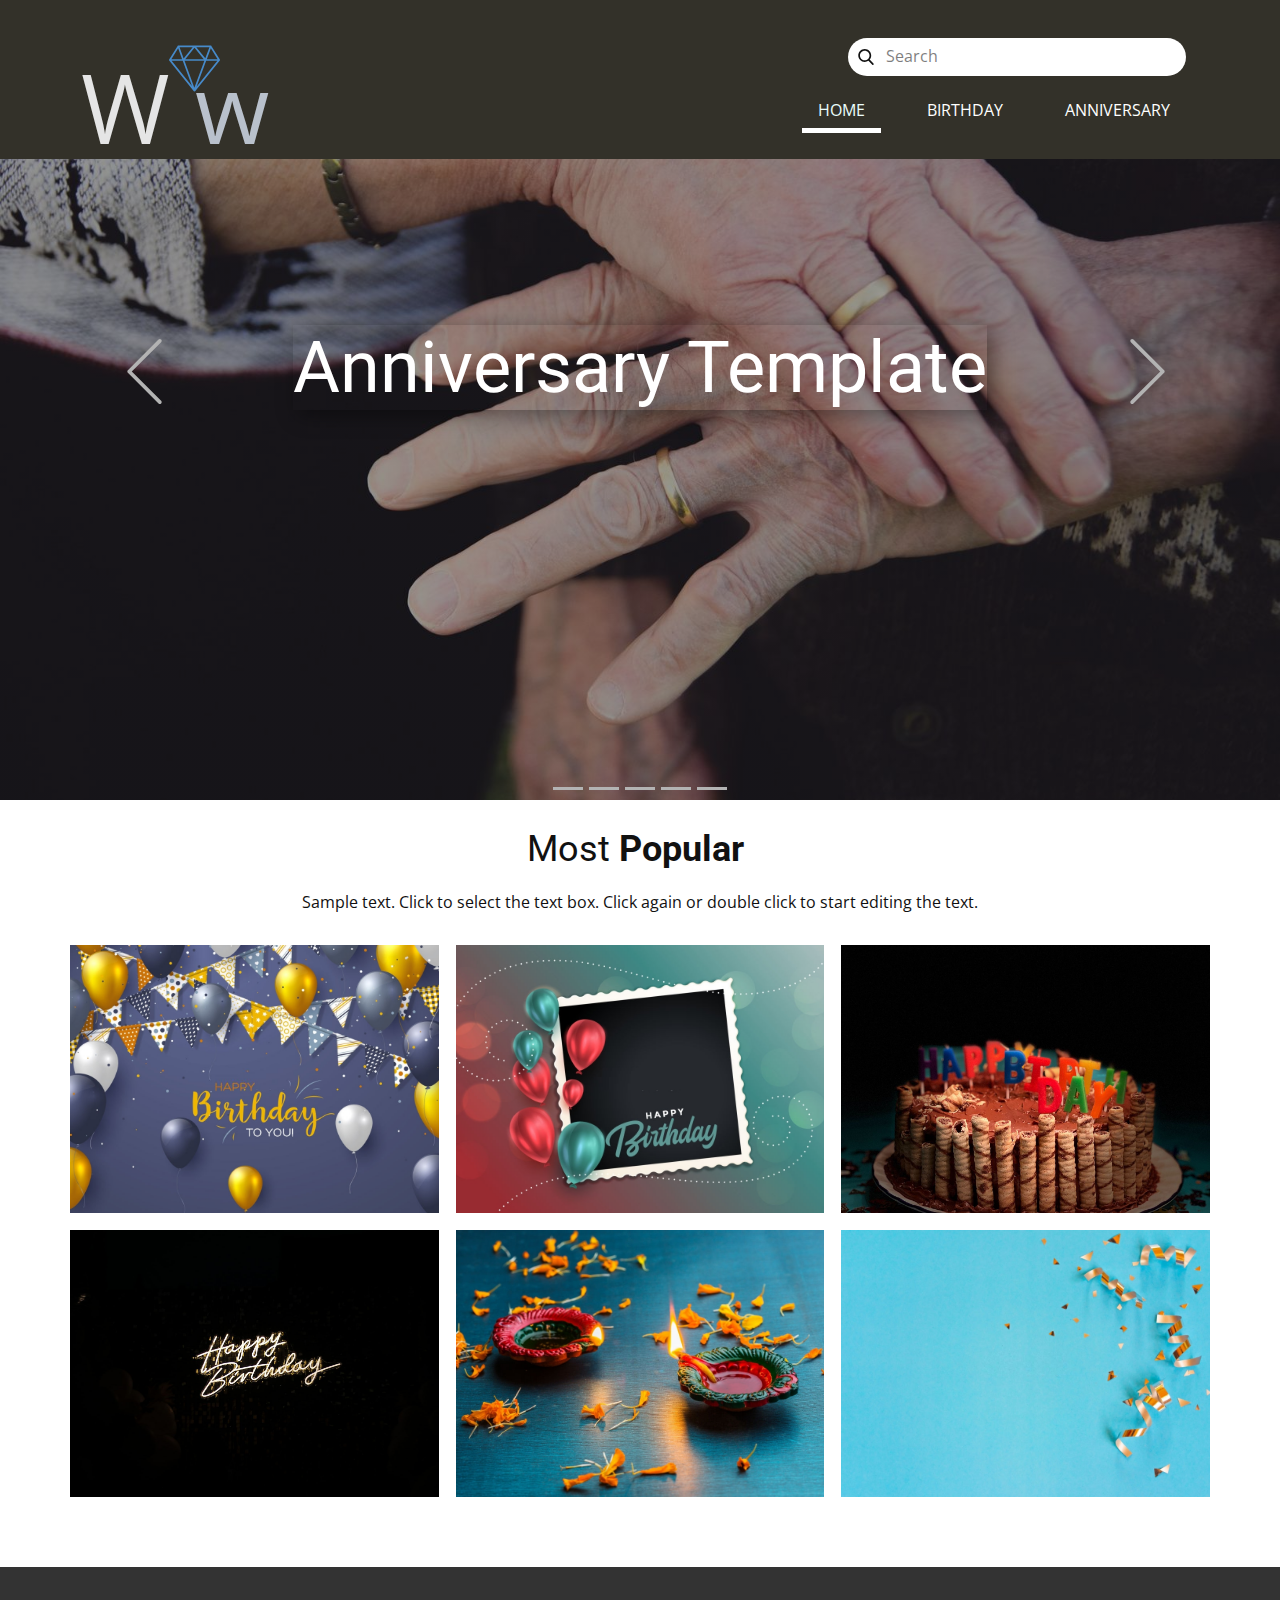
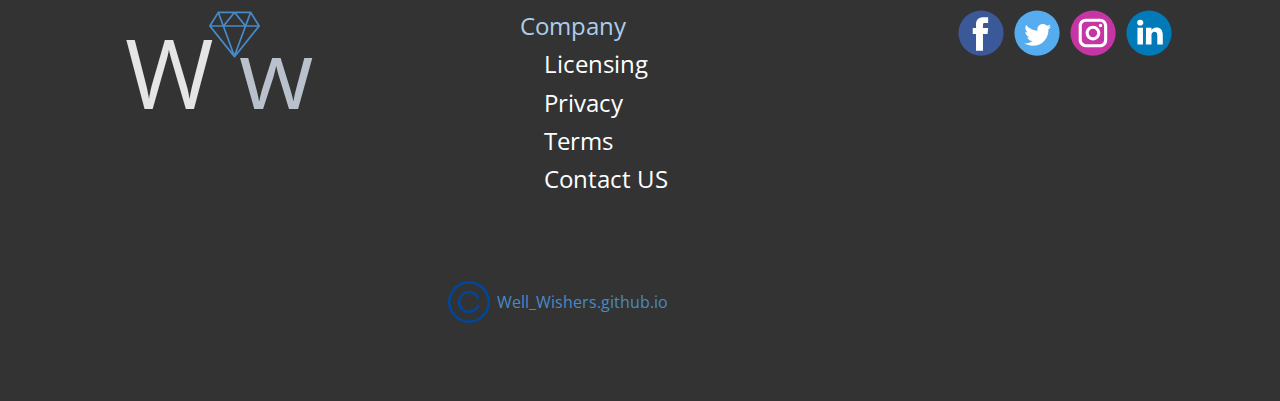
<file: Home.html>
<!DOCTYPE html>
<html style="font-size: 16px;">
  <head>
    <meta name="viewport" content="width=device-width, initial-scale=1.0">
    <meta charset="utf-8">
    <meta name="keywords" content="Want to learn more?">
    <meta name="description" content="">
    <meta name="page_type" content="np-template-header-footer-from-plugin">
    <title>Home</title>
    <link rel="stylesheet" href="nicepage.css" media="screen">
<link rel="stylesheet" href="Home.css" media="screen">
    <script class="u-script" type="text/javascript" src="jquery.js" defer=""></script>
    <script class="u-script" type="text/javascript" src="nicepage.js" defer=""></script>
    <meta name="generator" content="Nicepage 3.17.2, nicepage.com">
    
    
    
    
    
    <link id="u-theme-google-font" rel="stylesheet" href="https://fonts.googleapis.com/css?family=Roboto:100,100i,300,300i,400,400i,500,500i,700,700i,900,900i|Open+Sans:300,300i,400,400i,600,600i,700,700i,800,800i">
    
    
    
    
    <script type="application/ld+json">{
		"@context": "http://schema.org",
		"@type": "Organization",
		"name": "",
		"sameAs": []
}</script>
    <meta property="og:title" content="Home">
    <meta property="og:type" content="website">
    <meta name="theme-color" content="#478ac9">
  </head>
  <body class="u-body u-overlap"><header class="u-clearfix u-header u-palette-3-dark-3 u-header" id="sec-9182"><div class="u-clearfix u-sheet u-sheet-1">
        <nav class="u-menu u-menu-dropdown u-offcanvas u-menu-1">
          <div class="menu-collapse" style="font-size: 1rem; letter-spacing: 0px; text-transform: uppercase; font-weight: 400;">
            <a class="u-button-style u-custom-active-border-color u-custom-border u-custom-border-color u-custom-borders u-custom-hover-border-color u-custom-hover-color u-custom-left-right-menu-spacing u-custom-text-active-color u-custom-text-color u-custom-text-hover-color u-custom-top-bottom-menu-spacing u-nav-link" href="#" style="padding: 3px 16px; font-size: calc(1em + 6px);">
              <svg><use xmlns:xlink="http://www.w3.org/1999/xlink" xlink:href="#menu-hamburger"></use></svg>
              <svg version="1.1" xmlns="http://www.w3.org/2000/svg" xmlns:xlink="http://www.w3.org/1999/xlink"><defs><symbol id="menu-hamburger" viewBox="0 0 16 16" style="width: 16px; height: 16px;"><rect y="1" width="16" height="2"></rect><rect y="7" width="16" height="2"></rect><rect y="13" width="16" height="2"></rect>
</symbol>
</defs></svg>
            </a>
          </div>
          <div class="u-custom-menu u-nav-container">
            <ul class="u-nav u-spacing-30 u-unstyled u-nav-1"><li class="u-nav-item"><a class="u-border-5 u-border-active-white u-border-hover-grey-10 u-border-no-left u-border-no-right u-border-no-top u-button-style u-nav-link u-text-active-palette-4-light-3 u-text-hover-palette-1-light-3 u-text-white" href="Home.html" style="padding: 10px 16px;">Home</a>
</li><li class="u-nav-item"><a class="u-border-5 u-border-active-white u-border-hover-grey-10 u-border-no-left u-border-no-right u-border-no-top u-button-style u-nav-link u-text-active-palette-4-light-3 u-text-hover-palette-1-light-3 u-text-white" href="birthday.html" style="padding: 10px 16px;">birthday</a>
</li><li class="u-nav-item"><a class="u-border-5 u-border-active-white u-border-hover-grey-10 u-border-no-left u-border-no-right u-border-no-top u-button-style u-nav-link u-text-active-palette-4-light-3 u-text-hover-palette-1-light-3 u-text-white" href="Anniversary.html" style="padding: 10px 16px;">Anniversary</a>
</li></ul>
          </div>
          <div class="u-custom-menu u-nav-container-collapse">
            <div class="u-black u-container-style u-inner-container-layout u-opacity u-opacity-95 u-sidenav">
              <div class="u-sidenav-overflow">
                <div class="u-menu-close"></div>
                <ul class="u-align-center u-nav u-popupmenu-items u-unstyled u-nav-2"><li class="u-nav-item"><a class="u-button-style u-nav-link" href="Home.html" style="padding: 10px 16px;">Home</a>
</li><li class="u-nav-item"><a class="u-button-style u-nav-link" href="birthday.html" style="padding: 10px 16px;">birthday</a>
</li><li class="u-nav-item"><a class="u-button-style u-nav-link" href="Anniversary.html" style="padding: 10px 16px;">Anniversary</a>
</li></ul>
              </div>
            </div>
            <div class="u-black u-menu-overlay u-opacity u-opacity-70"></div>
          </div>
        </nav>
        <p class="u-text u-text-1">
          <span class="u-text-grey-10">W</span>
          <span class="u-text-palette-5-base">w</span>
        </p><span class="u-icon u-icon-circle u-text-palette-1-base u-icon-1"><svg class="u-svg-link" preserveAspectRatio="xMidYMin slice" viewBox="0 0 59.986 59.986" style=""><use xmlns:xlink="http://www.w3.org/1999/xlink" xlink:href="#svg-7561"></use></svg><svg class="u-svg-content" viewBox="0 0 59.986 59.986" x="0px" y="0px" id="svg-7561" style="enable-background:new 0 0 59.986 59.986;"><path d="M59.972,20.164c0.007-0.041,0.011-0.081,0.013-0.123c0.002-0.049,0.001-0.096-0.003-0.145  c-0.004-0.042-0.01-0.082-0.02-0.123c-0.011-0.048-0.026-0.094-0.044-0.14c-0.009-0.024-0.011-0.049-0.022-0.072  c-0.008-0.017-0.022-0.03-0.031-0.047c-0.009-0.017-0.013-0.035-0.023-0.052l-10-16c-0.046-0.073-0.1-0.139-0.161-0.197  c-0.001-0.001-0.002-0.001-0.003-0.002c-0.086-0.081-0.188-0.139-0.297-0.185c-0.014-0.006-0.023-0.018-0.038-0.024  c-0.011-0.004-0.023-0.002-0.034-0.005c-0.101-0.034-0.205-0.057-0.314-0.057h-38c-0.108,0-0.211,0.023-0.31,0.056  c-0.011,0.003-0.022,0.001-0.032,0.005c-0.015,0.005-0.024,0.017-0.038,0.023c-0.104,0.043-0.202,0.099-0.287,0.175  c-0.005,0.005-0.012,0.008-0.017,0.012c-0.062,0.058-0.117,0.125-0.163,0.198l-10,16c-0.01,0.016-0.014,0.035-0.023,0.052  c-0.009,0.017-0.023,0.03-0.031,0.047c-0.011,0.023-0.013,0.048-0.023,0.072c-0.018,0.046-0.033,0.092-0.044,0.14  c-0.009,0.041-0.016,0.082-0.02,0.124C0,19.945-0.001,19.993,0.001,20.041c0.002,0.042,0.006,0.082,0.013,0.123  c0.008,0.048,0.021,0.095,0.037,0.142c0.013,0.039,0.027,0.077,0.045,0.115c0.009,0.018,0.012,0.038,0.022,0.056  c0.016,0.029,0.04,0.051,0.058,0.078c0.014,0.021,0.022,0.044,0.039,0.064l28.989,35.986c0.002,0.003,0.004,0.005,0.006,0.007  l0.005,0.007c0.003,0.004,0.008,0.005,0.011,0.009c0.082,0.099,0.184,0.174,0.295,0.234c0.03,0.016,0.058,0.03,0.089,0.043  c0.121,0.051,0.249,0.087,0.383,0.087c0.114,0,0.229-0.02,0.343-0.061c0.017-0.006,0.028-0.02,0.045-0.027  c0.051-0.021,0.091-0.055,0.137-0.084c0.076-0.048,0.147-0.098,0.206-0.163c0.014-0.015,0.035-0.022,0.048-0.038l29-36  c0.016-0.02,0.024-0.044,0.039-0.064c0.019-0.027,0.042-0.049,0.058-0.078c0.01-0.018,0.013-0.038,0.022-0.056  c0.018-0.038,0.032-0.075,0.045-0.115C59.95,20.259,59.964,20.213,59.972,20.164z M32.095,4.993h15.459l-4.86,13.045L32.095,4.993z   M40.892,18.993H19.095L29.993,5.58L40.892,18.993z M17.222,18.125L12.423,4.993h15.469L17.222,18.125z M41.593,20.993  L29.818,52.599L18.269,20.993H41.593z M49.221,6.246l7.967,12.748H44.472L49.221,6.246z M10.756,6.259l4.653,12.734H2.798  L10.756,6.259z M16.14,20.993l10.839,29.664L3.083,20.993H16.14z M32.39,51.423l11.337-30.43h13.176L32.39,51.423z"></path></svg></span>
        <form action="#" method="get" class="u-radius-24 u-search u-search-left u-white u-search-1">
          <button class="u-search-button" type="submit">
            <span class="u-search-icon u-spacing-10">
              <svg class="u-svg-link" preserveAspectRatio="xMidYMin slice" viewBox="0 0 56.966 56.966"><use xmlns:xlink="http://www.w3.org/1999/xlink" xlink:href="#svg-d127"></use></svg>
              <svg xmlns="http://www.w3.org/2000/svg" xmlns:xlink="http://www.w3.org/1999/xlink" version="1.1" id="svg-d127" x="0px" y="0px" viewBox="0 0 56.966 56.966" style="enable-background:new 0 0 56.966 56.966;" xml:space="preserve" class="u-svg-content"><path d="M55.146,51.887L41.588,37.786c3.486-4.144,5.396-9.358,5.396-14.786c0-12.682-10.318-23-23-23s-23,10.318-23,23  s10.318,23,23,23c4.761,0,9.298-1.436,13.177-4.162l13.661,14.208c0.571,0.593,1.339,0.92,2.162,0.92  c0.779,0,1.518-0.297,2.079-0.837C56.255,54.982,56.293,53.08,55.146,51.887z M23.984,6c9.374,0,17,7.626,17,17s-7.626,17-17,17  s-17-7.626-17-17S14.61,6,23.984,6z"></path></svg>
            </span>
          </button>
          <input class="u-search-input" type="search" name="search" value="" placeholder="Search">
        </form>
      </div></header>
    <section id="carousel_2d1d" class="u-carousel u-slide u-block-5967-1" data-u-ride="carousel" data-interval="5000">
      <ol class="u-absolute-hcenter u-carousel-indicators u-block-5967-2">
        <li data-u-target="#carousel_2d1d" data-u-slide-to="0" class="u-active u-grey-30"></li>
        <li data-u-target="#carousel_2d1d" class="u-grey-30" data-u-slide-to="1"></li>
        <li data-u-target="#carousel_2d1d" class="u-grey-30" data-u-slide-to="2"></li>
        <li data-u-target="#carousel_2d1d" class="u-grey-30" data-u-slide-to="3"></li>
        <li data-u-target="#carousel_2d1d" class="u-grey-30" data-u-slide-to="4"></li>
      </ol>
      <div class="u-carousel-inner" role="listbox">
        <div class="u-active u-align-center u-carousel-item u-clearfix u-image u-shading u-section-1-1" src="" data-image-width="1600" data-image-height="1067">
          <div class="u-clearfix u-sheet u-sheet-1">
            <h1 class="u-text u-title u-text-1">
              <a class="u-active-none u-btn u-button-link u-button-style u-hover-none u-none u-text-hover-palette-5-light-2 u-text-white u-btn-1" href="Anniversary.html" data-page-id="2620320340">Anniversary Template</a>
            </h1>
          </div>
        </div>
        <div class="u-align-center u-carousel-item u-clearfix u-image u-shading u-section-1-2" src="" data-image-width="1166" data-image-height="1600">
          <div class="u-clearfix u-sheet u-sheet-1">
            <h1 class="u-text u-title u-text-1">
              <a class="u-active-none u-border-none u-btn u-button-link u-button-style u-hover-none u-none u-text-hover-palette-2-light-3 u-text-white u-btn-1" href="get-well-soon.html" data-page-id="74397571">Get Well Soon</a>
            </h1>
          </div>
        </div>
        <div class="u-align-center u-carousel-item u-clearfix u-image u-shading u-section-1-3" src="" data-image-width="1600" data-image-height="1067">
          <div class="u-clearfix u-sheet u-sheet-1">
            <h1 class="u-text u-title u-text-1">
              <a class="u-active-none u-border-none u-btn u-button-link u-button-style u-hover-none u-none u-text-hover-custom-color-2 u-text-white u-btn-1" href="Celebration.html" data-page-id="42499963">Greetings Templates</a>
            </h1>
          </div>
        </div>
        <div class="u-align-center u-carousel-item u-clearfix u-image u-shading u-section-1-4" src="" data-image-width="887" data-image-height="1024">
          <div class="u-clearfix u-sheet u-sheet-1">
            <h1 class="u-text u-title u-text-1">
              <a class="u-active-none u-border-none u-btn u-button-link u-button-style u-hover-none u-none u-text-hover-palette-2-light-2 u-text-white u-btn-1" href="diwali.html" data-page-id="1097216201">Diwali Wish Template</a>
            </h1>
          </div>
        </div>
        <div class="u-align-center u-carousel-item u-clearfix u-image u-shading u-section-1-5" src="" data-image-width="1600" data-image-height="1280" data-href="file:///C:/Users/Lenovo/AppData/Local/Temp/Nicepage/firefox/index.html">
          <div class="u-clearfix u-sheet u-sheet-1">
            <h1 class="u-text u-title u-text-1">
              <a class="u-active-none u-border-none u-btn u-button-link u-button-style u-hover-none u-none u-text-body-alt-color u-text-hover-palette-3-light-3 u-btn-1" href="birthday.html" data-page-id="1067519402">Birthday Template</a>
            </h1>
          </div>
        </div>
      </div>
      <a class="u-carousel-control u-carousel-control-prev u-text-grey-30 u-block-5967-3" href="#carousel_2d1d" role="button" data-u-slide="prev">
        <span aria-hidden="true">
          <svg viewBox="0 0 477.175 477.175"><path d="M145.188,238.575l215.5-215.5c5.3-5.3,5.3-13.8,0-19.1s-13.8-5.3-19.1,0l-225.1,225.1c-5.3,5.3-5.3,13.8,0,19.1l225.1,225
                    c2.6,2.6,6.1,4,9.5,4s6.9-1.3,9.5-4c5.3-5.3,5.3-13.8,0-19.1L145.188,238.575z"></path></svg>
        </span>
        <span class="sr-only">Previous</span>
      </a>
      <a class="u-carousel-control u-carousel-control-next u-text-grey-30 u-block-5967-4" href="#carousel_2d1d" role="button" data-u-slide="next">
        <span aria-hidden="true">
          <svg viewBox="0 0 477.175 477.175"><path d="M360.731,229.075l-225.1-225.1c-5.3-5.3-13.8-5.3-19.1,0s-5.3,13.8,0,19.1l215.5,215.5l-215.5,215.5
                    c-5.3,5.3-5.3,13.8,0,19.1c2.6,2.6,6.1,4,9.5,4c3.4,0,6.9-1.3,9.5-4l225.1-225.1C365.931,242.875,365.931,234.275,360.731,229.075z"></path></svg>
        </span>
        <span class="sr-only">Next</span>
      </a>
    </section>
    <section class="u-align-center u-clearfix u-section-2" id="sec-53c5">
      <div class="u-clearfix u-sheet u-sheet-1">
        <h2 class="u-text u-text-default u-text-1">Most <span style="font-weight: 700;">Popular</span>&nbsp;
        </h2>
        <p class="u-text u-text-2">Sample text. Click to select the text box. Click again or double click to start editing the text.</p>
        <div class="u-expanded-width u-gallery u-layout-grid u-lightbox u-show-text-on-hover u-gallery-1">
          <div class="u-gallery-inner u-gallery-inner-1">
            <div class="u-effect-fade u-gallery-item">
              <div class="u-back-slide" data-image-width="1024" data-image-height="768">
                <img class="u-back-image u-expanded" src="images/61251f07d9381.jpg">
              </div>
              <div class="u-over-slide u-shading u-over-slide-1">
                <h3 class="u-gallery-heading"></h3>
                <p class="u-gallery-text"></p>
              </div>
            </div>
            <div class="u-effect-fade u-gallery-item">
              <div class="u-back-slide" data-image-width="1024" data-image-height="682">
                <img class="u-back-image u-expanded" src="images/61251ed6c5cda.jpg">
              </div>
              <div class="u-over-slide u-shading u-over-slide-2">
                <h3 class="u-gallery-heading"></h3>
                <p class="u-gallery-text"></p>
              </div>
            </div>
            <div class="u-effect-fade u-gallery-item">
              <div class="u-back-slide" data-image-width="1307" data-image-height="1600">
                <img class="u-back-image u-expanded" src="images/dassi-hersh-CXxyihVdLyg-unsplash.jpg">
              </div>
              <div class="u-over-slide u-shading u-over-slide-3">
                <h3 class="u-gallery-heading"></h3>
                <p class="u-gallery-text"></p>
              </div>
            </div>
            <div class="u-effect-fade u-gallery-item">
              <div class="u-back-slide" data-image-width="1600" data-image-height="1067">
                <img class="u-back-image u-expanded" src="images/gift-habeshaw-aqM730y624E-unsplash.jpg">
              </div>
              <div class="u-over-slide u-shading u-over-slide-4">
                <h3 class="u-gallery-heading"></h3>
                <p class="u-gallery-text"></p>
              </div>
            </div>
            <div class="u-effect-fade u-gallery-item">
              <div class="u-back-slide" data-image-width="1024" data-image-height="702">
                <img class="u-back-image u-expanded" src="images/612531d48f09a3.jpg">
              </div>
              <div class="u-over-slide u-shading u-over-slide-5">
                <h3 class="u-gallery-heading"></h3>
                <p class="u-gallery-text"></p>
              </div>
            </div>
            <div class="u-effect-fade u-gallery-item">
              <div class="u-back-slide" data-image-width="1024" data-image-height="682">
                <img class="u-back-image u-expanded" src="images/612534a2be286.jpg">
              </div>
              <div class="u-over-slide u-shading u-over-slide-6">
                <h3 class="u-gallery-heading"></h3>
                <p class="u-gallery-text"></p>
              </div>
            </div>
          </div>
        </div>
      </div>
    </section>
    <section class="u-clearfix u-section-3" id="carousel_9bfb">
      <div class="u-clearfix u-sheet u-sheet-1"></div>
    </section>
    
    
    <footer class="u-clearfix u-footer u-grey-80" id="sec-8fa7"><div class="u-clearfix u-sheet u-sheet-1">
        <div class="u-align-left u-social-icons u-spacing-10 u-social-icons-1">
          <a class="u-social-url" title="facebook" target="_blank" href=""><span class="u-icon u-social-facebook u-social-icon u-icon-1"><svg class="u-svg-link" preserveAspectRatio="xMidYMin slice" viewBox="0 0 112 112" style=""><use xmlns:xlink="http://www.w3.org/1999/xlink" xlink:href="#svg-7e4d"></use></svg><svg class="u-svg-content" viewBox="0 0 112 112" x="0" y="0" id="svg-7e4d"><circle fill="currentColor" cx="56.1" cy="56.1" r="55"></circle><path fill="#FFFFFF" d="M73.5,31.6h-9.1c-1.4,0-3.6,0.8-3.6,3.9v8.5h12.6L72,58.3H60.8v40.8H43.9V58.3h-8V43.9h8v-9.2
            c0-6.7,3.1-17,17-17h12.5v13.9H73.5z"></path></svg></span>
          </a>
          <a class="u-social-url" title="twitter" target="_blank" href=""><span class="u-icon u-social-icon u-social-twitter u-icon-2"><svg class="u-svg-link" preserveAspectRatio="xMidYMin slice" viewBox="0 0 112 112" style=""><use xmlns:xlink="http://www.w3.org/1999/xlink" xlink:href="#svg-9e90"></use></svg><svg class="u-svg-content" viewBox="0 0 112 112" x="0" y="0" id="svg-9e90"><circle fill="currentColor" class="st0" cx="56.1" cy="56.1" r="55"></circle><path fill="#FFFFFF" d="M83.8,47.3c0,0.6,0,1.2,0,1.7c0,17.7-13.5,38.2-38.2,38.2C38,87.2,31,85,25,81.2c1,0.1,2.1,0.2,3.2,0.2
            c6.3,0,12.1-2.1,16.7-5.7c-5.9-0.1-10.8-4-12.5-9.3c0.8,0.2,1.7,0.2,2.5,0.2c1.2,0,2.4-0.2,3.5-0.5c-6.1-1.2-10.8-6.7-10.8-13.1
            c0-0.1,0-0.1,0-0.2c1.8,1,3.9,1.6,6.1,1.7c-3.6-2.4-6-6.5-6-11.2c0-2.5,0.7-4.8,1.8-6.7c6.6,8.1,16.5,13.5,27.6,14
            c-0.2-1-0.3-2-0.3-3.1c0-7.4,6-13.4,13.4-13.4c3.9,0,7.3,1.6,9.8,4.2c3.1-0.6,5.9-1.7,8.5-3.3c-1,3.1-3.1,5.8-5.9,7.4
            c2.7-0.3,5.3-1,7.7-2.1C88.7,43,86.4,45.4,83.8,47.3z"></path></svg></span>
          </a>
          <a class="u-social-url" title="instagram" target="_blank" href=""><span class="u-icon u-social-icon u-social-instagram u-icon-3"><svg class="u-svg-link" preserveAspectRatio="xMidYMin slice" viewBox="0 0 112 112" style=""><use xmlns:xlink="http://www.w3.org/1999/xlink" xlink:href="#svg-923c"></use></svg><svg class="u-svg-content" viewBox="0 0 112 112" x="0" y="0" id="svg-923c"><circle fill="currentColor" cx="56.1" cy="56.1" r="55"></circle><path fill="#FFFFFF" d="M55.9,38.2c-9.9,0-17.9,8-17.9,17.9C38,66,46,74,55.9,74c9.9,0,17.9-8,17.9-17.9C73.8,46.2,65.8,38.2,55.9,38.2
            z M55.9,66.4c-5.7,0-10.3-4.6-10.3-10.3c-0.1-5.7,4.6-10.3,10.3-10.3c5.7,0,10.3,4.6,10.3,10.3C66.2,61.8,61.6,66.4,55.9,66.4z"></path><path fill="#FFFFFF" d="M74.3,33.5c-2.3,0-4.2,1.9-4.2,4.2s1.9,4.2,4.2,4.2s4.2-1.9,4.2-4.2S76.6,33.5,74.3,33.5z"></path><path fill="#FFFFFF" d="M73.1,21.3H38.6c-9.7,0-17.5,7.9-17.5,17.5v34.5c0,9.7,7.9,17.6,17.5,17.6h34.5c9.7,0,17.5-7.9,17.5-17.5V38.8
            C90.6,29.1,82.7,21.3,73.1,21.3z M83,73.3c0,5.5-4.5,9.9-9.9,9.9H38.6c-5.5,0-9.9-4.5-9.9-9.9V38.8c0-5.5,4.5-9.9,9.9-9.9h34.5
            c5.5,0,9.9,4.5,9.9,9.9V73.3z"></path></svg></span>
          </a>
          <a class="u-social-url" title="linkedin" target="_blank" href=""><span class="u-icon u-social-icon u-social-linkedin u-icon-4"><svg class="u-svg-link" preserveAspectRatio="xMidYMin slice" viewBox="0 0 112 112" style=""><use xmlns:xlink="http://www.w3.org/1999/xlink" xlink:href="#svg-2d7d"></use></svg><svg class="u-svg-content" viewBox="0 0 112 112" x="0" y="0" id="svg-2d7d"><circle fill="currentColor" cx="56.1" cy="56.1" r="55"></circle><path fill="#FFFFFF" d="M41.3,83.7H27.9V43.4h13.4V83.7z M34.6,37.9L34.6,37.9c-4.6,0-7.5-3.1-7.5-7c0-4,3-7,7.6-7s7.4,3,7.5,7
            C42.2,34.8,39.2,37.9,34.6,37.9z M89.6,83.7H76.2V62.2c0-5.4-1.9-9.1-6.8-9.1c-3.7,0-5.9,2.5-6.9,4.9c-0.4,0.9-0.4,2.1-0.4,3.3v22.5
            H48.7c0,0,0.2-36.5,0-40.3h13.4v5.7c1.8-2.7,5-6.7,12.1-6.7c8.8,0,15.4,5.8,15.4,18.1V83.7z"></path></svg></span>
          </a>
        </div>
        <p class="u-text u-text-1">
          <span class="u-text-grey-10">W</span>
          <span class="u-text-palette-5-base">w</span>
        </p>
        <p class="u-text u-text-2">
          <span class="u-text-palette-1-light-2">Company</span>
          <br>&nbsp; &nbsp; Licensing<br>&nbsp; &nbsp; Privacy<br>&nbsp; &nbsp; Terms<br>&nbsp; &nbsp; Contact US
        </p><span class="u-icon u-icon-circle u-text-palette-1-base u-icon-5"><svg class="u-svg-link" preserveAspectRatio="xMidYMin slice" viewBox="0 0 59.986 59.986" style=""><use xmlns:xlink="http://www.w3.org/1999/xlink" xlink:href="#svg-09e3"></use></svg><svg class="u-svg-content" viewBox="0 0 59.986 59.986" x="0px" y="0px" id="svg-09e3" style="enable-background:new 0 0 59.986 59.986;"><path d="M59.972,20.164c0.007-0.041,0.011-0.081,0.013-0.123c0.002-0.049,0.001-0.096-0.003-0.145  c-0.004-0.042-0.01-0.082-0.02-0.123c-0.011-0.048-0.026-0.094-0.044-0.14c-0.009-0.024-0.011-0.049-0.022-0.072  c-0.008-0.017-0.022-0.03-0.031-0.047c-0.009-0.017-0.013-0.035-0.023-0.052l-10-16c-0.046-0.073-0.1-0.139-0.161-0.197  c-0.001-0.001-0.002-0.001-0.003-0.002c-0.086-0.081-0.188-0.139-0.297-0.185c-0.014-0.006-0.023-0.018-0.038-0.024  c-0.011-0.004-0.023-0.002-0.034-0.005c-0.101-0.034-0.205-0.057-0.314-0.057h-38c-0.108,0-0.211,0.023-0.31,0.056  c-0.011,0.003-0.022,0.001-0.032,0.005c-0.015,0.005-0.024,0.017-0.038,0.023c-0.104,0.043-0.202,0.099-0.287,0.175  c-0.005,0.005-0.012,0.008-0.017,0.012c-0.062,0.058-0.117,0.125-0.163,0.198l-10,16c-0.01,0.016-0.014,0.035-0.023,0.052  c-0.009,0.017-0.023,0.03-0.031,0.047c-0.011,0.023-0.013,0.048-0.023,0.072c-0.018,0.046-0.033,0.092-0.044,0.14  c-0.009,0.041-0.016,0.082-0.02,0.124C0,19.945-0.001,19.993,0.001,20.041c0.002,0.042,0.006,0.082,0.013,0.123  c0.008,0.048,0.021,0.095,0.037,0.142c0.013,0.039,0.027,0.077,0.045,0.115c0.009,0.018,0.012,0.038,0.022,0.056  c0.016,0.029,0.04,0.051,0.058,0.078c0.014,0.021,0.022,0.044,0.039,0.064l28.989,35.986c0.002,0.003,0.004,0.005,0.006,0.007  l0.005,0.007c0.003,0.004,0.008,0.005,0.011,0.009c0.082,0.099,0.184,0.174,0.295,0.234c0.03,0.016,0.058,0.03,0.089,0.043  c0.121,0.051,0.249,0.087,0.383,0.087c0.114,0,0.229-0.02,0.343-0.061c0.017-0.006,0.028-0.02,0.045-0.027  c0.051-0.021,0.091-0.055,0.137-0.084c0.076-0.048,0.147-0.098,0.206-0.163c0.014-0.015,0.035-0.022,0.048-0.038l29-36  c0.016-0.02,0.024-0.044,0.039-0.064c0.019-0.027,0.042-0.049,0.058-0.078c0.01-0.018,0.013-0.038,0.022-0.056  c0.018-0.038,0.032-0.075,0.045-0.115C59.95,20.259,59.964,20.213,59.972,20.164z M32.095,4.993h15.459l-4.86,13.045L32.095,4.993z   M40.892,18.993H19.095L29.993,5.58L40.892,18.993z M17.222,18.125L12.423,4.993h15.469L17.222,18.125z M41.593,20.993  L29.818,52.599L18.269,20.993H41.593z M49.221,6.246l7.967,12.748H44.472L49.221,6.246z M10.756,6.259l4.653,12.734H2.798  L10.756,6.259z M16.14,20.993l10.839,29.664L3.083,20.993H16.14z M32.39,51.423l11.337-30.43h13.176L32.39,51.423z"></path></svg></span><span class="u-icon u-icon-circle u-text-palette-1-base u-icon-6"><svg class="u-svg-link" preserveAspectRatio="xMidYMin slice" viewBox="0 0 512 512" style=""><use xmlns:xlink="http://www.w3.org/1999/xlink" xlink:href="#svg-e975"></use></svg><svg class="u-svg-content" viewBox="0 0 512 512" id="svg-e975"><g fill="currentColor"><path d="m256 512c-68.378906 0-132.667969-26.628906-181.019531-74.980469-48.351563-48.351562-74.980469-112.640625-74.980469-181.019531s26.628906-132.667969 74.980469-181.019531c48.351562-48.351563 112.640625-74.980469 181.019531-74.980469s132.667969 26.628906 181.019531 74.980469c48.351563 48.351562 74.980469 112.640625 74.980469 181.019531s-26.628906 132.667969-74.980469 181.019531c-48.351562 48.351563-112.640625 74.980469-181.019531 74.980469zm0-482c-124.617188 0-226 101.382812-226 226s101.382812 226 226 226 226-101.382812 226-226-101.382812-226-226-226zm0 0"></path><path d="m255.316406 391.5c-74.714844 0-135.5-60.785156-135.5-135.5s60.785156-135.5 135.5-135.5c53.570313 0 102.214844 31.652344 123.925782 80.640625 3.359374 7.574219-.0625 16.433594-7.636719 19.792969-7.574219 3.355468-16.433594-.0625-19.789063-7.636719-16.90625-38.148437-54.785156-62.796875-96.5-62.796875-58.175781 0-105.5 47.328125-105.5 105.5s47.324219 105.5 105.5 105.5c41.957032 0 79.921875-24.847656 96.726563-63.304688 3.316406-7.589843 12.160156-11.058593 19.75-7.738281 7.59375 3.316407 11.058593 12.160157 7.738281 19.75-21.578125 49.386719-70.335938 81.292969-124.214844 81.292969zm0 0"></path>
</g></svg></span>
        <p class="u-text u-text-palette-1-base u-text-3">Well_Wishers.github.io</p>
      </div></footer>
    
  </body>
</html>
</file>
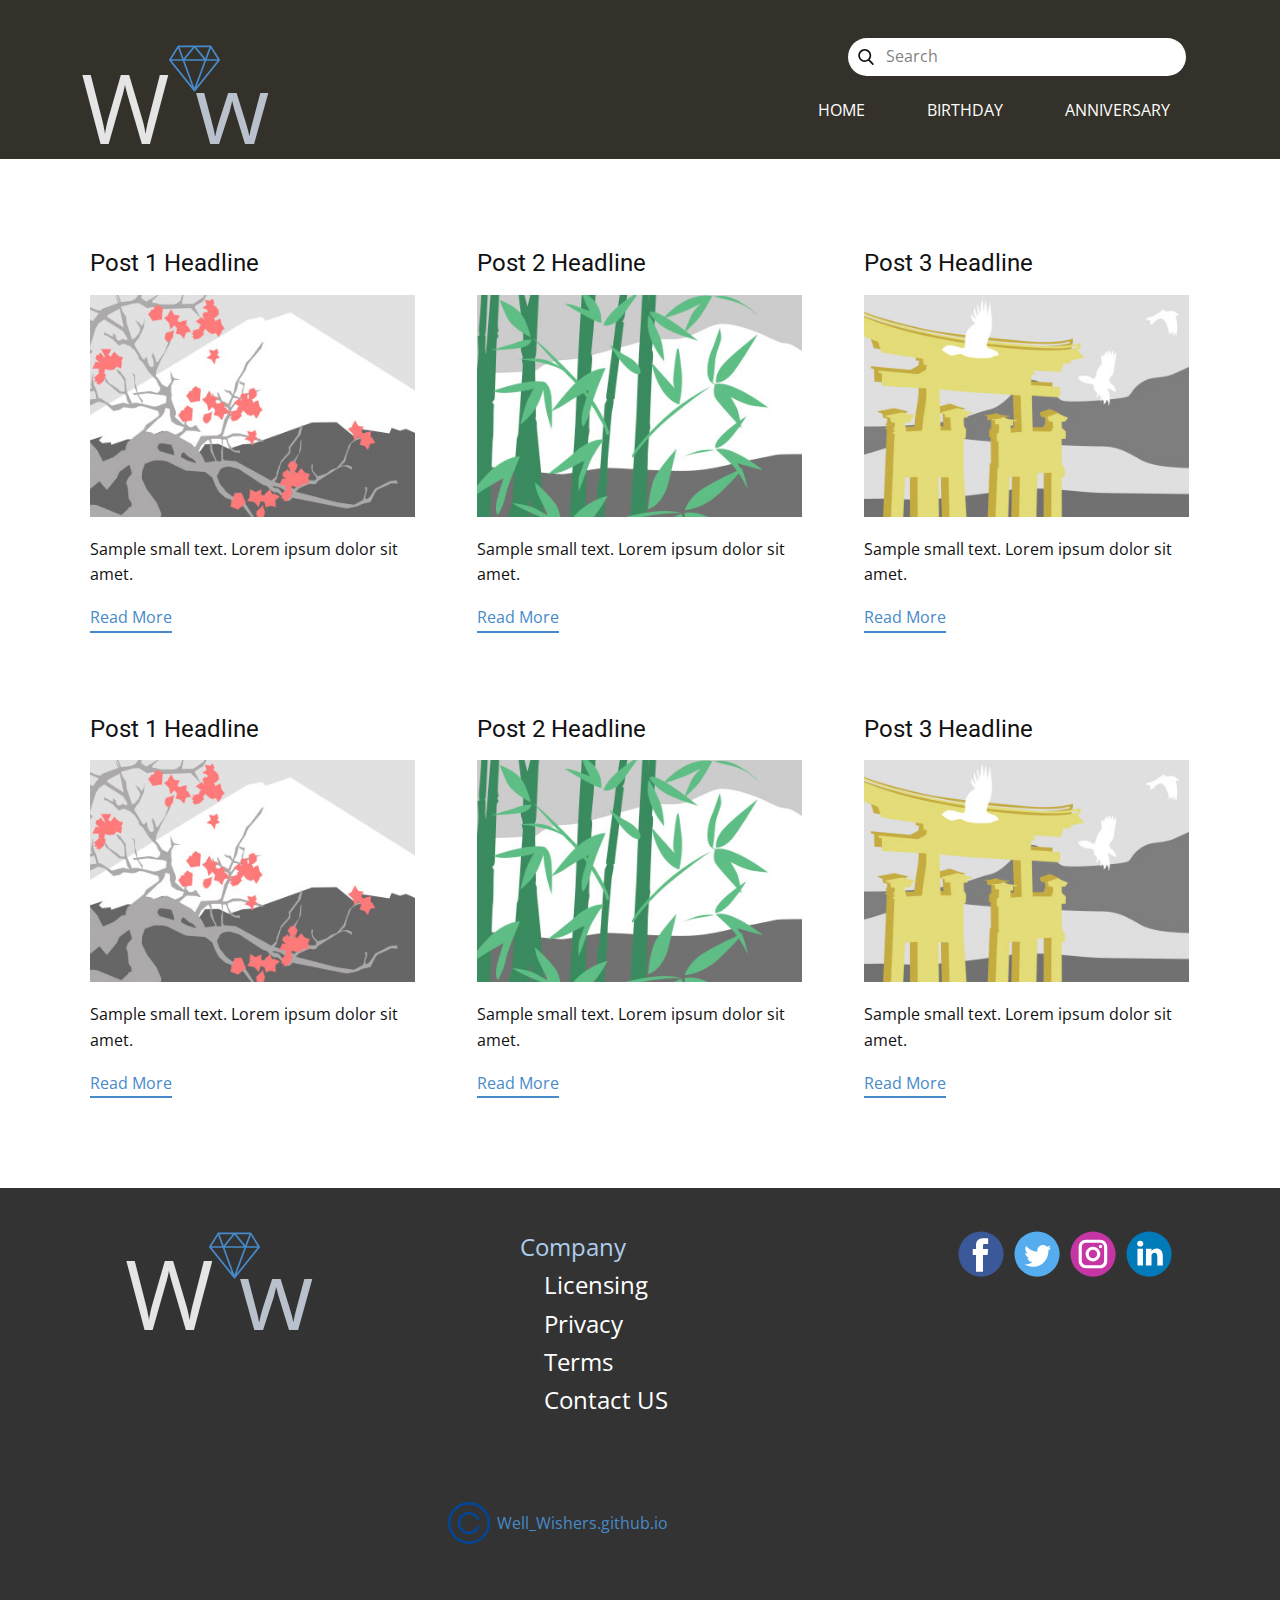
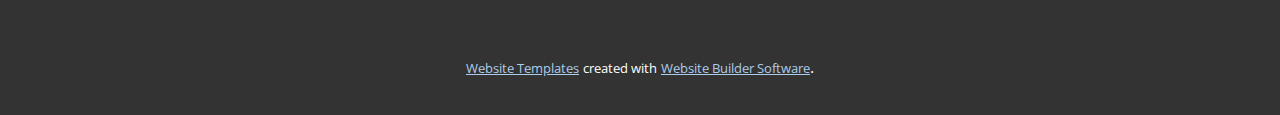
<file: blog/blog.html>
<html style="font-size: 16px;"><head>
    <meta name="viewport" content="width=device-width, initial-scale=1.0">
    <meta charset="utf-8">
    <meta name="keywords" content="">
    <meta name="description" content="">
    <meta name="page_type" content="np-template-header-footer-from-plugin">
    <title>Blog Template</title>
    <link rel="stylesheet" href="../nicepage.css" media="screen">
<link rel="stylesheet" href="../Blog-Template.css" media="screen">
    <script class="u-script" type="text/javascript" src="../jquery.js" defer=""></script>
    <script class="u-script" type="text/javascript" src="../nicepage.js" defer=""></script>
    <meta name="generator" content="Nicepage 3.17.2, nicepage.com">
    <link id="u-theme-google-font" rel="stylesheet" href="https://fonts.googleapis.com/css?family=Roboto:100,100i,300,300i,400,400i,500,500i,700,700i,900,900i|Open+Sans:300,300i,400,400i,600,600i,700,700i,800,800i">
    
    
    <script type="application/ld+json">{
		"@context": "http://schema.org",
		"@type": "Organization",
		"name": "",
		"sameAs": []
}</script>
    <meta property="og:title" content="Blog Template">
    <meta property="og:type" content="website">
    <meta name="theme-color" content="#478ac9">
  </head>
  <body class="u-body"><header class="u-clearfix u-header u-palette-3-dark-3 u-header" id="sec-9182"><div class="u-clearfix u-sheet u-sheet-1">
        <nav class="u-menu u-menu-dropdown u-offcanvas u-menu-1">
          <div class="menu-collapse" style="font-size: 1rem; letter-spacing: 0px; text-transform: uppercase; font-weight: 400;">
            <a class="u-button-style u-custom-active-border-color u-custom-border u-custom-border-color u-custom-borders u-custom-hover-border-color u-custom-hover-color u-custom-left-right-menu-spacing u-custom-text-active-color u-custom-text-color u-custom-text-hover-color u-custom-top-bottom-menu-spacing u-nav-link" href="#" style="padding: 3px 16px; font-size: calc(1em + 6px);">
              <svg><use xmlns:xlink="http://www.w3.org/1999/xlink" xlink:href="#menu-hamburger"></use></svg>
              <svg version="1.1" xmlns="http://www.w3.org/2000/svg" xmlns:xlink="http://www.w3.org/1999/xlink"><defs><symbol id="menu-hamburger" viewBox="0 0 16 16" style="width: 16px; height: 16px;"><rect y="1" width="16" height="2"></rect><rect y="7" width="16" height="2"></rect><rect y="13" width="16" height="2"></rect>
</symbol>
</defs></svg>
            </a>
          </div>
          <div class="u-custom-menu u-nav-container">
            <ul class="u-nav u-spacing-30 u-unstyled u-nav-1"><li class="u-nav-item"><a class="u-border-5 u-border-active-white u-border-hover-grey-10 u-border-no-left u-border-no-right u-border-no-top u-button-style u-nav-link u-text-active-palette-4-light-3 u-text-hover-palette-1-light-3 u-text-white" href="../Home.html" style="padding: 10px 16px;">Home</a>
</li><li class="u-nav-item"><a class="u-border-5 u-border-active-white u-border-hover-grey-10 u-border-no-left u-border-no-right u-border-no-top u-button-style u-nav-link u-text-active-palette-4-light-3 u-text-hover-palette-1-light-3 u-text-white" href="../birthday.html" style="padding: 10px 16px;">birthday</a>
</li><li class="u-nav-item"><a class="u-border-5 u-border-active-white u-border-hover-grey-10 u-border-no-left u-border-no-right u-border-no-top u-button-style u-nav-link u-text-active-palette-4-light-3 u-text-hover-palette-1-light-3 u-text-white" href="../Anniversary.html" style="padding: 10px 16px;">Anniversary</a>
</li></ul>
          </div>
          <div class="u-custom-menu u-nav-container-collapse">
            <div class="u-black u-container-style u-inner-container-layout u-opacity u-opacity-95 u-sidenav">
              <div class="u-sidenav-overflow">
                <div class="u-menu-close"></div>
                <ul class="u-align-center u-nav u-popupmenu-items u-unstyled u-nav-2"><li class="u-nav-item"><a class="u-button-style u-nav-link" href="../Home.html" style="padding: 10px 16px;">Home</a>
</li><li class="u-nav-item"><a class="u-button-style u-nav-link" href="../birthday.html" style="padding: 10px 16px;">birthday</a>
</li><li class="u-nav-item"><a class="u-button-style u-nav-link" href="../Anniversary.html" style="padding: 10px 16px;">Anniversary</a>
</li></ul>
              </div>
            </div>
            <div class="u-black u-menu-overlay u-opacity u-opacity-70"></div>
          </div>
        </nav>
        <p class="u-text u-text-1">
          <span class="u-text-grey-10">W</span>
          <span class="u-text-palette-5-base">w</span>
        </p><span class="u-icon u-icon-circle u-text-palette-1-base u-icon-1"><svg class="u-svg-link" preserveAspectRatio="xMidYMin slice" viewBox="0 0 59.986 59.986" style=""><use xmlns:xlink="http://www.w3.org/1999/xlink" xlink:href="#svg-7561"></use></svg><svg class="u-svg-content" viewBox="0 0 59.986 59.986" x="0px" y="0px" id="svg-7561" style="enable-background:new 0 0 59.986 59.986;"><path d="M59.972,20.164c0.007-0.041,0.011-0.081,0.013-0.123c0.002-0.049,0.001-0.096-0.003-0.145  c-0.004-0.042-0.01-0.082-0.02-0.123c-0.011-0.048-0.026-0.094-0.044-0.14c-0.009-0.024-0.011-0.049-0.022-0.072  c-0.008-0.017-0.022-0.03-0.031-0.047c-0.009-0.017-0.013-0.035-0.023-0.052l-10-16c-0.046-0.073-0.1-0.139-0.161-0.197  c-0.001-0.001-0.002-0.001-0.003-0.002c-0.086-0.081-0.188-0.139-0.297-0.185c-0.014-0.006-0.023-0.018-0.038-0.024  c-0.011-0.004-0.023-0.002-0.034-0.005c-0.101-0.034-0.205-0.057-0.314-0.057h-38c-0.108,0-0.211,0.023-0.31,0.056  c-0.011,0.003-0.022,0.001-0.032,0.005c-0.015,0.005-0.024,0.017-0.038,0.023c-0.104,0.043-0.202,0.099-0.287,0.175  c-0.005,0.005-0.012,0.008-0.017,0.012c-0.062,0.058-0.117,0.125-0.163,0.198l-10,16c-0.01,0.016-0.014,0.035-0.023,0.052  c-0.009,0.017-0.023,0.03-0.031,0.047c-0.011,0.023-0.013,0.048-0.023,0.072c-0.018,0.046-0.033,0.092-0.044,0.14  c-0.009,0.041-0.016,0.082-0.02,0.124C0,19.945-0.001,19.993,0.001,20.041c0.002,0.042,0.006,0.082,0.013,0.123  c0.008,0.048,0.021,0.095,0.037,0.142c0.013,0.039,0.027,0.077,0.045,0.115c0.009,0.018,0.012,0.038,0.022,0.056  c0.016,0.029,0.04,0.051,0.058,0.078c0.014,0.021,0.022,0.044,0.039,0.064l28.989,35.986c0.002,0.003,0.004,0.005,0.006,0.007  l0.005,0.007c0.003,0.004,0.008,0.005,0.011,0.009c0.082,0.099,0.184,0.174,0.295,0.234c0.03,0.016,0.058,0.03,0.089,0.043  c0.121,0.051,0.249,0.087,0.383,0.087c0.114,0,0.229-0.02,0.343-0.061c0.017-0.006,0.028-0.02,0.045-0.027  c0.051-0.021,0.091-0.055,0.137-0.084c0.076-0.048,0.147-0.098,0.206-0.163c0.014-0.015,0.035-0.022,0.048-0.038l29-36  c0.016-0.02,0.024-0.044,0.039-0.064c0.019-0.027,0.042-0.049,0.058-0.078c0.01-0.018,0.013-0.038,0.022-0.056  c0.018-0.038,0.032-0.075,0.045-0.115C59.95,20.259,59.964,20.213,59.972,20.164z M32.095,4.993h15.459l-4.86,13.045L32.095,4.993z   M40.892,18.993H19.095L29.993,5.58L40.892,18.993z M17.222,18.125L12.423,4.993h15.469L17.222,18.125z M41.593,20.993  L29.818,52.599L18.269,20.993H41.593z M49.221,6.246l7.967,12.748H44.472L49.221,6.246z M10.756,6.259l4.653,12.734H2.798  L10.756,6.259z M16.14,20.993l10.839,29.664L3.083,20.993H16.14z M32.39,51.423l11.337-30.43h13.176L32.39,51.423z"></path></svg></span>
        <form action="#" method="get" class="u-radius-24 u-search u-search-left u-white u-search-1">
          <button class="u-search-button" type="submit">
            <span class="u-search-icon u-spacing-10">
              <svg class="u-svg-link" preserveAspectRatio="xMidYMin slice" viewBox="0 0 56.966 56.966"><use xmlns:xlink="http://www.w3.org/1999/xlink" xlink:href="#svg-d127"></use></svg>
              <svg xmlns="http://www.w3.org/2000/svg" xmlns:xlink="http://www.w3.org/1999/xlink" version="1.1" id="svg-d127" x="0px" y="0px" viewBox="0 0 56.966 56.966" style="enable-background:new 0 0 56.966 56.966;" xml:space="preserve" class="u-svg-content"><path d="M55.146,51.887L41.588,37.786c3.486-4.144,5.396-9.358,5.396-14.786c0-12.682-10.318-23-23-23s-23,10.318-23,23  s10.318,23,23,23c4.761,0,9.298-1.436,13.177-4.162l13.661,14.208c0.571,0.593,1.339,0.92,2.162,0.92  c0.779,0,1.518-0.297,2.079-0.837C56.255,54.982,56.293,53.08,55.146,51.887z M23.984,6c9.374,0,17,7.626,17,17s-7.626,17-17,17  s-17-7.626-17-17S14.61,6,23.984,6z"></path></svg>
            </span>
          </button>
          <input class="u-search-input" type="search" name="search" value="" placeholder="Search">
        </form>
      </div></header>
    <section class="u-clearfix u-section-1" id="sec-bc51">
      <div class="u-clearfix u-sheet u-valign-middle u-sheet-1"><!--blog--><!--blog_options_json--><!--{"type":"Recent","source":"","tags":"","count":""}--><!--/blog_options_json-->
        <div class="u-blog u-expanded-width u-repeater u-repeater-1"><!--blog_post-->
          <div class="u-blog-post u-container-style u-repeater-item u-white u-repeater-item-1">
            <div class="u-container-layout u-similar-container u-valign-top u-container-layout-1"><!--blog_post_header-->
              <h4 class="u-blog-control u-text u-text-1">
                <a class="u-post-header-link" href="../blog/post.html"><!--blog_post_header_content-->Post 1 Headline<!--/blog_post_header_content--></a>
              </h4><!--/blog_post_header--><!--blog_post_image-->
              <a class="u-post-header-link" href="../blog/post.html"><img alt="" class="u-blog-control u-expanded-width u-image u-image-default u-image-1" src="[data-uri]"></a><!--/blog_post_image--><!--blog_post_content-->
              <div class="u-blog-control u-post-content u-text u-text-2 fr-view">Sample small text. Lorem ipsum dolor sit amet.</div><!--/blog_post_content--><!--blog_post_readmore-->
              <a href="../blog/post.html" class="u-blog-control u-border-2 u-border-palette-1-base u-btn u-btn-rectangle u-button-style u-none u-btn-1"><!--blog_post_readmore_content-->Read More<!--/blog_post_readmore_content--></a><!--/blog_post_readmore-->
            </div>
          </div><div class="u-blog-post u-container-style u-repeater-item u-video-cover u-white">
            <div class="u-container-layout u-similar-container u-valign-top u-container-layout-2"><!--blog_post_header-->
              <h4 class="u-blog-control u-text u-text-3">
                <a class="u-post-header-link" href="../blog/post-1.html"><!--blog_post_header_content-->Post 2 Headline<!--/blog_post_header_content--></a>
              </h4><!--/blog_post_header--><!--blog_post_image-->
              <a class="u-post-header-link" href="../blog/post-1.html"><img alt="" class="u-blog-control u-expanded-width u-image u-image-default u-image-2" src="[data-uri]"></a><!--/blog_post_image--><!--blog_post_content-->
              <div class="u-blog-control u-post-content u-text u-text-4 fr-view">Sample small text. Lorem ipsum dolor sit amet.</div><!--/blog_post_content--><!--blog_post_readmore-->
              <a href="../blog/post-1.html" class="u-blog-control u-border-2 u-border-palette-1-base u-btn u-btn-rectangle u-button-style u-none u-btn-2"><!--blog_post_readmore_content-->Read More<!--/blog_post_readmore_content--></a><!--/blog_post_readmore-->
            </div>
          </div><div class="u-blog-post u-container-style u-repeater-item u-video-cover u-white">
            <div class="u-container-layout u-similar-container u-valign-top u-container-layout-3"><!--blog_post_header-->
              <h4 class="u-blog-control u-text u-text-5">
                <a class="u-post-header-link" href="../blog/post-2.html"><!--blog_post_header_content-->Post 3 Headline<!--/blog_post_header_content--></a>
              </h4><!--/blog_post_header--><!--blog_post_image-->
              <a class="u-post-header-link" href="../blog/post-2.html"><img alt="" class="u-blog-control u-expanded-width u-image u-image-default u-image-3" src="[data-uri]"></a><!--/blog_post_image--><!--blog_post_content-->
              <div class="u-blog-control u-post-content u-text u-text-6 fr-view">Sample small text. Lorem ipsum dolor sit amet.</div><!--/blog_post_content--><!--blog_post_readmore-->
              <a href="../blog/post-2.html" class="u-blog-control u-border-2 u-border-palette-1-base u-btn u-btn-rectangle u-button-style u-none u-btn-3"><!--blog_post_readmore_content-->Read More<!--/blog_post_readmore_content--></a><!--/blog_post_readmore-->
            </div>
          </div><div class="u-blog-post u-container-style u-repeater-item u-white u-repeater-item-1">
            <div class="u-container-layout u-similar-container u-valign-top u-container-layout-1"><!--blog_post_header-->
              <h4 class="u-blog-control u-text u-text-1">
                <a class="u-post-header-link" href="../blog/post-3.html"><!--blog_post_header_content-->Post 1 Headline<!--/blog_post_header_content--></a>
              </h4><!--/blog_post_header--><!--blog_post_image-->
              <a class="u-post-header-link" href="../blog/post-3.html"><img alt="" class="u-blog-control u-expanded-width u-image u-image-default u-image-1" src="[data-uri]"></a><!--/blog_post_image--><!--blog_post_content-->
              <div class="u-blog-control u-post-content u-text u-text-2 fr-view">Sample small text. Lorem ipsum dolor sit amet.</div><!--/blog_post_content--><!--blog_post_readmore-->
              <a href="../blog/post-3.html" class="u-blog-control u-border-2 u-border-palette-1-base u-btn u-btn-rectangle u-button-style u-none u-btn-1"><!--blog_post_readmore_content-->Read More<!--/blog_post_readmore_content--></a><!--/blog_post_readmore-->
            </div>
          </div><div class="u-blog-post u-container-style u-repeater-item u-video-cover u-white">
            <div class="u-container-layout u-similar-container u-valign-top u-container-layout-2"><!--blog_post_header-->
              <h4 class="u-blog-control u-text u-text-3">
                <a class="u-post-header-link" href="../blog/post-4.html"><!--blog_post_header_content-->Post 2 Headline<!--/blog_post_header_content--></a>
              </h4><!--/blog_post_header--><!--blog_post_image-->
              <a class="u-post-header-link" href="../blog/post-4.html"><img alt="" class="u-blog-control u-expanded-width u-image u-image-default u-image-2" src="[data-uri]"></a><!--/blog_post_image--><!--blog_post_content-->
              <div class="u-blog-control u-post-content u-text u-text-4 fr-view">Sample small text. Lorem ipsum dolor sit amet.</div><!--/blog_post_content--><!--blog_post_readmore-->
              <a href="../blog/post-4.html" class="u-blog-control u-border-2 u-border-palette-1-base u-btn u-btn-rectangle u-button-style u-none u-btn-2"><!--blog_post_readmore_content-->Read More<!--/blog_post_readmore_content--></a><!--/blog_post_readmore-->
            </div>
          </div><div class="u-blog-post u-container-style u-repeater-item u-video-cover u-white">
            <div class="u-container-layout u-similar-container u-valign-top u-container-layout-3"><!--blog_post_header-->
              <h4 class="u-blog-control u-text u-text-5">
                <a class="u-post-header-link" href="../blog/post-5.html"><!--blog_post_header_content-->Post 3 Headline<!--/blog_post_header_content--></a>
              </h4><!--/blog_post_header--><!--blog_post_image-->
              <a class="u-post-header-link" href="../blog/post-5.html"><img alt="" class="u-blog-control u-expanded-width u-image u-image-default u-image-3" src="[data-uri]"></a><!--/blog_post_image--><!--blog_post_content-->
              <div class="u-blog-control u-post-content u-text u-text-6 fr-view">Sample small text. Lorem ipsum dolor sit amet.</div><!--/blog_post_content--><!--blog_post_readmore-->
              <a href="../blog/post-5.html" class="u-blog-control u-border-2 u-border-palette-1-base u-btn u-btn-rectangle u-button-style u-none u-btn-3"><!--blog_post_readmore_content-->Read More<!--/blog_post_readmore_content--></a><!--/blog_post_readmore-->
            </div>
          </div><!--/blog_post--><!--blog_post-->
          <!--/blog_post--><!--blog_post-->
          <!--/blog_post-->
        </div><!--/blog-->
      </div>
    </section>
    
    
    <footer class="u-clearfix u-footer u-grey-80" id="sec-8fa7"><div class="u-clearfix u-sheet u-sheet-1">
        <div class="u-align-left u-social-icons u-spacing-10 u-social-icons-1">
          <a class="u-social-url" title="facebook" target="_blank" href=""><span class="u-icon u-social-facebook u-social-icon u-icon-1"><svg class="u-svg-link" preserveAspectRatio="xMidYMin slice" viewBox="0 0 112 112" style=""><use xmlns:xlink="http://www.w3.org/1999/xlink" xlink:href="#svg-7e4d"></use></svg><svg class="u-svg-content" viewBox="0 0 112 112" x="0" y="0" id="svg-7e4d"><circle fill="currentColor" cx="56.1" cy="56.1" r="55"></circle><path fill="#FFFFFF" d="M73.5,31.6h-9.1c-1.4,0-3.6,0.8-3.6,3.9v8.5h12.6L72,58.3H60.8v40.8H43.9V58.3h-8V43.9h8v-9.2
            c0-6.7,3.1-17,17-17h12.5v13.9H73.5z"></path></svg></span>
          </a>
          <a class="u-social-url" title="twitter" target="_blank" href=""><span class="u-icon u-social-icon u-social-twitter u-icon-2"><svg class="u-svg-link" preserveAspectRatio="xMidYMin slice" viewBox="0 0 112 112" style=""><use xmlns:xlink="http://www.w3.org/1999/xlink" xlink:href="#svg-9e90"></use></svg><svg class="u-svg-content" viewBox="0 0 112 112" x="0" y="0" id="svg-9e90"><circle fill="currentColor" class="st0" cx="56.1" cy="56.1" r="55"></circle><path fill="#FFFFFF" d="M83.8,47.3c0,0.6,0,1.2,0,1.7c0,17.7-13.5,38.2-38.2,38.2C38,87.2,31,85,25,81.2c1,0.1,2.1,0.2,3.2,0.2
            c6.3,0,12.1-2.1,16.7-5.7c-5.9-0.1-10.8-4-12.5-9.3c0.8,0.2,1.7,0.2,2.5,0.2c1.2,0,2.4-0.2,3.5-0.5c-6.1-1.2-10.8-6.7-10.8-13.1
            c0-0.1,0-0.1,0-0.2c1.8,1,3.9,1.6,6.1,1.7c-3.6-2.4-6-6.5-6-11.2c0-2.5,0.7-4.8,1.8-6.7c6.6,8.1,16.5,13.5,27.6,14
            c-0.2-1-0.3-2-0.3-3.1c0-7.4,6-13.4,13.4-13.4c3.9,0,7.3,1.6,9.8,4.2c3.1-0.6,5.9-1.7,8.5-3.3c-1,3.1-3.1,5.8-5.9,7.4
            c2.7-0.3,5.3-1,7.7-2.1C88.7,43,86.4,45.4,83.8,47.3z"></path></svg></span>
          </a>
          <a class="u-social-url" title="instagram" target="_blank" href=""><span class="u-icon u-social-icon u-social-instagram u-icon-3"><svg class="u-svg-link" preserveAspectRatio="xMidYMin slice" viewBox="0 0 112 112" style=""><use xmlns:xlink="http://www.w3.org/1999/xlink" xlink:href="#svg-923c"></use></svg><svg class="u-svg-content" viewBox="0 0 112 112" x="0" y="0" id="svg-923c"><circle fill="currentColor" cx="56.1" cy="56.1" r="55"></circle><path fill="#FFFFFF" d="M55.9,38.2c-9.9,0-17.9,8-17.9,17.9C38,66,46,74,55.9,74c9.9,0,17.9-8,17.9-17.9C73.8,46.2,65.8,38.2,55.9,38.2
            z M55.9,66.4c-5.7,0-10.3-4.6-10.3-10.3c-0.1-5.7,4.6-10.3,10.3-10.3c5.7,0,10.3,4.6,10.3,10.3C66.2,61.8,61.6,66.4,55.9,66.4z"></path><path fill="#FFFFFF" d="M74.3,33.5c-2.3,0-4.2,1.9-4.2,4.2s1.9,4.2,4.2,4.2s4.2-1.9,4.2-4.2S76.6,33.5,74.3,33.5z"></path><path fill="#FFFFFF" d="M73.1,21.3H38.6c-9.7,0-17.5,7.9-17.5,17.5v34.5c0,9.7,7.9,17.6,17.5,17.6h34.5c9.7,0,17.5-7.9,17.5-17.5V38.8
            C90.6,29.1,82.7,21.3,73.1,21.3z M83,73.3c0,5.5-4.5,9.9-9.9,9.9H38.6c-5.5,0-9.9-4.5-9.9-9.9V38.8c0-5.5,4.5-9.9,9.9-9.9h34.5
            c5.5,0,9.9,4.5,9.9,9.9V73.3z"></path></svg></span>
          </a>
          <a class="u-social-url" title="linkedin" target="_blank" href=""><span class="u-icon u-social-icon u-social-linkedin u-icon-4"><svg class="u-svg-link" preserveAspectRatio="xMidYMin slice" viewBox="0 0 112 112" style=""><use xmlns:xlink="http://www.w3.org/1999/xlink" xlink:href="#svg-2d7d"></use></svg><svg class="u-svg-content" viewBox="0 0 112 112" x="0" y="0" id="svg-2d7d"><circle fill="currentColor" cx="56.1" cy="56.1" r="55"></circle><path fill="#FFFFFF" d="M41.3,83.7H27.9V43.4h13.4V83.7z M34.6,37.9L34.6,37.9c-4.6,0-7.5-3.1-7.5-7c0-4,3-7,7.6-7s7.4,3,7.5,7
            C42.2,34.8,39.2,37.9,34.6,37.9z M89.6,83.7H76.2V62.2c0-5.4-1.9-9.1-6.8-9.1c-3.7,0-5.9,2.5-6.9,4.9c-0.4,0.9-0.4,2.1-0.4,3.3v22.5
            H48.7c0,0,0.2-36.5,0-40.3h13.4v5.7c1.8-2.7,5-6.7,12.1-6.7c8.8,0,15.4,5.8,15.4,18.1V83.7z"></path></svg></span>
          </a>
        </div>
        <p class="u-text u-text-1">
          <span class="u-text-grey-10">W</span>
          <span class="u-text-palette-5-base">w</span>
        </p>
        <p class="u-text u-text-2">
          <span class="u-text-palette-1-light-2">Company</span>
          <br>&nbsp; &nbsp; Licensing<br>&nbsp; &nbsp; Privacy<br>&nbsp; &nbsp; Terms<br>&nbsp; &nbsp; Contact US
        </p><span class="u-icon u-icon-circle u-text-palette-1-base u-icon-5"><svg class="u-svg-link" preserveAspectRatio="xMidYMin slice" viewBox="0 0 59.986 59.986" style=""><use xmlns:xlink="http://www.w3.org/1999/xlink" xlink:href="#svg-09e3"></use></svg><svg class="u-svg-content" viewBox="0 0 59.986 59.986" x="0px" y="0px" id="svg-09e3" style="enable-background:new 0 0 59.986 59.986;"><path d="M59.972,20.164c0.007-0.041,0.011-0.081,0.013-0.123c0.002-0.049,0.001-0.096-0.003-0.145  c-0.004-0.042-0.01-0.082-0.02-0.123c-0.011-0.048-0.026-0.094-0.044-0.14c-0.009-0.024-0.011-0.049-0.022-0.072  c-0.008-0.017-0.022-0.03-0.031-0.047c-0.009-0.017-0.013-0.035-0.023-0.052l-10-16c-0.046-0.073-0.1-0.139-0.161-0.197  c-0.001-0.001-0.002-0.001-0.003-0.002c-0.086-0.081-0.188-0.139-0.297-0.185c-0.014-0.006-0.023-0.018-0.038-0.024  c-0.011-0.004-0.023-0.002-0.034-0.005c-0.101-0.034-0.205-0.057-0.314-0.057h-38c-0.108,0-0.211,0.023-0.31,0.056  c-0.011,0.003-0.022,0.001-0.032,0.005c-0.015,0.005-0.024,0.017-0.038,0.023c-0.104,0.043-0.202,0.099-0.287,0.175  c-0.005,0.005-0.012,0.008-0.017,0.012c-0.062,0.058-0.117,0.125-0.163,0.198l-10,16c-0.01,0.016-0.014,0.035-0.023,0.052  c-0.009,0.017-0.023,0.03-0.031,0.047c-0.011,0.023-0.013,0.048-0.023,0.072c-0.018,0.046-0.033,0.092-0.044,0.14  c-0.009,0.041-0.016,0.082-0.02,0.124C0,19.945-0.001,19.993,0.001,20.041c0.002,0.042,0.006,0.082,0.013,0.123  c0.008,0.048,0.021,0.095,0.037,0.142c0.013,0.039,0.027,0.077,0.045,0.115c0.009,0.018,0.012,0.038,0.022,0.056  c0.016,0.029,0.04,0.051,0.058,0.078c0.014,0.021,0.022,0.044,0.039,0.064l28.989,35.986c0.002,0.003,0.004,0.005,0.006,0.007  l0.005,0.007c0.003,0.004,0.008,0.005,0.011,0.009c0.082,0.099,0.184,0.174,0.295,0.234c0.03,0.016,0.058,0.03,0.089,0.043  c0.121,0.051,0.249,0.087,0.383,0.087c0.114,0,0.229-0.02,0.343-0.061c0.017-0.006,0.028-0.02,0.045-0.027  c0.051-0.021,0.091-0.055,0.137-0.084c0.076-0.048,0.147-0.098,0.206-0.163c0.014-0.015,0.035-0.022,0.048-0.038l29-36  c0.016-0.02,0.024-0.044,0.039-0.064c0.019-0.027,0.042-0.049,0.058-0.078c0.01-0.018,0.013-0.038,0.022-0.056  c0.018-0.038,0.032-0.075,0.045-0.115C59.95,20.259,59.964,20.213,59.972,20.164z M32.095,4.993h15.459l-4.86,13.045L32.095,4.993z   M40.892,18.993H19.095L29.993,5.58L40.892,18.993z M17.222,18.125L12.423,4.993h15.469L17.222,18.125z M41.593,20.993  L29.818,52.599L18.269,20.993H41.593z M49.221,6.246l7.967,12.748H44.472L49.221,6.246z M10.756,6.259l4.653,12.734H2.798  L10.756,6.259z M16.14,20.993l10.839,29.664L3.083,20.993H16.14z M32.39,51.423l11.337-30.43h13.176L32.39,51.423z"></path></svg></span><span class="u-icon u-icon-circle u-text-palette-1-base u-icon-6"><svg class="u-svg-link" preserveAspectRatio="xMidYMin slice" viewBox="0 0 512 512" style=""><use xmlns:xlink="http://www.w3.org/1999/xlink" xlink:href="#svg-e975"></use></svg><svg class="u-svg-content" viewBox="0 0 512 512" id="svg-e975"><g fill="currentColor"><path d="m256 512c-68.378906 0-132.667969-26.628906-181.019531-74.980469-48.351563-48.351562-74.980469-112.640625-74.980469-181.019531s26.628906-132.667969 74.980469-181.019531c48.351562-48.351563 112.640625-74.980469 181.019531-74.980469s132.667969 26.628906 181.019531 74.980469c48.351563 48.351562 74.980469 112.640625 74.980469 181.019531s-26.628906 132.667969-74.980469 181.019531c-48.351562 48.351563-112.640625 74.980469-181.019531 74.980469zm0-482c-124.617188 0-226 101.382812-226 226s101.382812 226 226 226 226-101.382812 226-226-101.382812-226-226-226zm0 0"></path><path d="m255.316406 391.5c-74.714844 0-135.5-60.785156-135.5-135.5s60.785156-135.5 135.5-135.5c53.570313 0 102.214844 31.652344 123.925782 80.640625 3.359374 7.574219-.0625 16.433594-7.636719 19.792969-7.574219 3.355468-16.433594-.0625-19.789063-7.636719-16.90625-38.148437-54.785156-62.796875-96.5-62.796875-58.175781 0-105.5 47.328125-105.5 105.5s47.324219 105.5 105.5 105.5c41.957032 0 79.921875-24.847656 96.726563-63.304688 3.316406-7.589843 12.160156-11.058593 19.75-7.738281 7.59375 3.316407 11.058593 12.160157 7.738281 19.75-21.578125 49.386719-70.335938 81.292969-124.214844 81.292969zm0 0"></path>
</g></svg></span>
        <p class="u-text u-text-palette-1-base u-text-3">Well_Wishers.github.io</p>
      </div></footer>
    <section class="u-backlink u-clearfix u-grey-80">
      <a class="u-link" href="https://localhost/website-templates" target="_blank">
        <span>Website Templates</span>
      </a>
      <p class="u-text">
        <span>created with</span>
      </p>
      <a class="u-link" href="https://localhost/" target="_blank">
        <span>Website Builder Software</span>
      </a>. 
    </section>
  
</body></html>
</file>
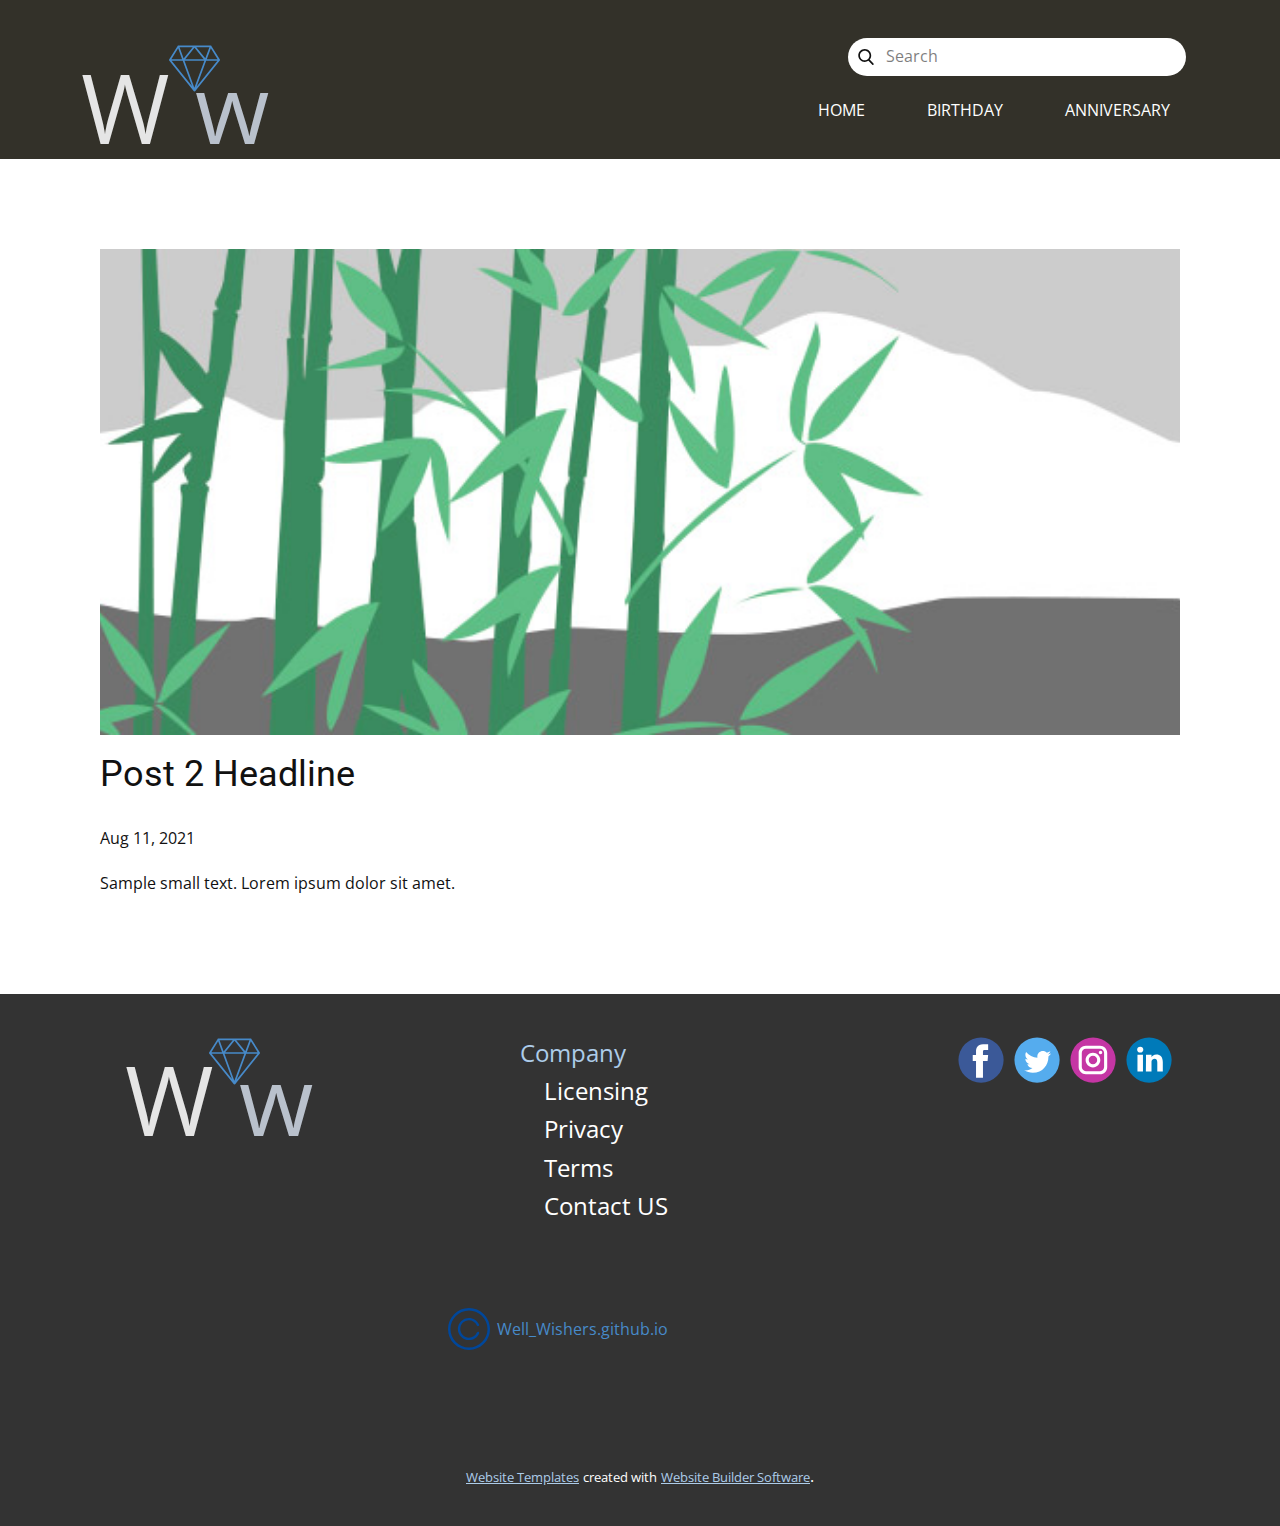
<file: blog/post-1.html>
<!doctype html>
<html style="font-size: 16px;"><head>
    <meta name="viewport" content="width=device-width, initial-scale=1.0">
    <meta charset="utf-8">
    <meta name="keywords" content="Post 1 Headline">
    <meta name="description" content="">
    <meta name="page_type" content="np-template-header-footer-from-plugin">
    <title>Post 2 Headline</title>
    <link rel="stylesheet" href="../nicepage.css" media="screen">
<link rel="stylesheet" href="../Post-Template.css" media="screen">
    <script class="u-script" type="text/javascript" src="../jquery.js" defer=""></script>
    <script class="u-script" type="text/javascript" src="../nicepage.js" defer=""></script>
    <meta name="generator" content="Nicepage 3.17.2, nicepage.com">
    <link id="u-theme-google-font" rel="stylesheet" href="https://fonts.googleapis.com/css?family=Roboto:100,100i,300,300i,400,400i,500,500i,700,700i,900,900i|Open+Sans:300,300i,400,400i,600,600i,700,700i,800,800i">
    
    
    <script type="application/ld+json">{
		"@context": "http://schema.org",
		"@type": "Organization",
		"name": "",
		"sameAs": []
}</script>
    <meta property="og:title" content="Post Template">
    <meta property="og:type" content="website">
    <meta name="theme-color" content="#478ac9">
  </head>
  <body class="u-body"><header class="u-clearfix u-header u-palette-3-dark-3 u-header" id="sec-9182"><div class="u-clearfix u-sheet u-sheet-1">
        <nav class="u-menu u-menu-dropdown u-offcanvas u-menu-1">
          <div class="menu-collapse" style="font-size: 1rem; letter-spacing: 0px; text-transform: uppercase; font-weight: 400;">
            <a class="u-button-style u-custom-active-border-color u-custom-border u-custom-border-color u-custom-borders u-custom-hover-border-color u-custom-hover-color u-custom-left-right-menu-spacing u-custom-text-active-color u-custom-text-color u-custom-text-hover-color u-custom-top-bottom-menu-spacing u-nav-link" href="#" style="padding: 3px 16px; font-size: calc(1em + 6px);">
              <svg><use xmlns:xlink="http://www.w3.org/1999/xlink" xlink:href="#menu-hamburger"></use></svg>
              <svg version="1.1" xmlns="http://www.w3.org/2000/svg" xmlns:xlink="http://www.w3.org/1999/xlink"><defs><symbol id="menu-hamburger" viewBox="0 0 16 16" style="width: 16px; height: 16px;"><rect y="1" width="16" height="2"></rect><rect y="7" width="16" height="2"></rect><rect y="13" width="16" height="2"></rect>
</symbol>
</defs></svg>
            </a>
          </div>
          <div class="u-custom-menu u-nav-container">
            <ul class="u-nav u-spacing-30 u-unstyled u-nav-1"><li class="u-nav-item"><a class="u-border-5 u-border-active-white u-border-hover-grey-10 u-border-no-left u-border-no-right u-border-no-top u-button-style u-nav-link u-text-active-palette-4-light-3 u-text-hover-palette-1-light-3 u-text-white" href="../Home.html" style="padding: 10px 16px;">Home</a>
</li><li class="u-nav-item"><a class="u-border-5 u-border-active-white u-border-hover-grey-10 u-border-no-left u-border-no-right u-border-no-top u-button-style u-nav-link u-text-active-palette-4-light-3 u-text-hover-palette-1-light-3 u-text-white" href="../birthday.html" style="padding: 10px 16px;">birthday</a>
</li><li class="u-nav-item"><a class="u-border-5 u-border-active-white u-border-hover-grey-10 u-border-no-left u-border-no-right u-border-no-top u-button-style u-nav-link u-text-active-palette-4-light-3 u-text-hover-palette-1-light-3 u-text-white" href="../Anniversary.html" style="padding: 10px 16px;">Anniversary</a>
</li></ul>
          </div>
          <div class="u-custom-menu u-nav-container-collapse">
            <div class="u-black u-container-style u-inner-container-layout u-opacity u-opacity-95 u-sidenav">
              <div class="u-sidenav-overflow">
                <div class="u-menu-close"></div>
                <ul class="u-align-center u-nav u-popupmenu-items u-unstyled u-nav-2"><li class="u-nav-item"><a class="u-button-style u-nav-link" href="../Home.html" style="padding: 10px 16px;">Home</a>
</li><li class="u-nav-item"><a class="u-button-style u-nav-link" href="../birthday.html" style="padding: 10px 16px;">birthday</a>
</li><li class="u-nav-item"><a class="u-button-style u-nav-link" href="../Anniversary.html" style="padding: 10px 16px;">Anniversary</a>
</li></ul>
              </div>
            </div>
            <div class="u-black u-menu-overlay u-opacity u-opacity-70"></div>
          </div>
        </nav>
        <p class="u-text u-text-1">
          <span class="u-text-grey-10">W</span>
          <span class="u-text-palette-5-base">w</span>
        </p><span class="u-icon u-icon-circle u-text-palette-1-base u-icon-1"><svg class="u-svg-link" preserveAspectRatio="xMidYMin slice" viewBox="0 0 59.986 59.986" style=""><use xmlns:xlink="http://www.w3.org/1999/xlink" xlink:href="#svg-7561"></use></svg><svg class="u-svg-content" viewBox="0 0 59.986 59.986" x="0px" y="0px" id="svg-7561" style="enable-background:new 0 0 59.986 59.986;"><path d="M59.972,20.164c0.007-0.041,0.011-0.081,0.013-0.123c0.002-0.049,0.001-0.096-0.003-0.145  c-0.004-0.042-0.01-0.082-0.02-0.123c-0.011-0.048-0.026-0.094-0.044-0.14c-0.009-0.024-0.011-0.049-0.022-0.072  c-0.008-0.017-0.022-0.03-0.031-0.047c-0.009-0.017-0.013-0.035-0.023-0.052l-10-16c-0.046-0.073-0.1-0.139-0.161-0.197  c-0.001-0.001-0.002-0.001-0.003-0.002c-0.086-0.081-0.188-0.139-0.297-0.185c-0.014-0.006-0.023-0.018-0.038-0.024  c-0.011-0.004-0.023-0.002-0.034-0.005c-0.101-0.034-0.205-0.057-0.314-0.057h-38c-0.108,0-0.211,0.023-0.31,0.056  c-0.011,0.003-0.022,0.001-0.032,0.005c-0.015,0.005-0.024,0.017-0.038,0.023c-0.104,0.043-0.202,0.099-0.287,0.175  c-0.005,0.005-0.012,0.008-0.017,0.012c-0.062,0.058-0.117,0.125-0.163,0.198l-10,16c-0.01,0.016-0.014,0.035-0.023,0.052  c-0.009,0.017-0.023,0.03-0.031,0.047c-0.011,0.023-0.013,0.048-0.023,0.072c-0.018,0.046-0.033,0.092-0.044,0.14  c-0.009,0.041-0.016,0.082-0.02,0.124C0,19.945-0.001,19.993,0.001,20.041c0.002,0.042,0.006,0.082,0.013,0.123  c0.008,0.048,0.021,0.095,0.037,0.142c0.013,0.039,0.027,0.077,0.045,0.115c0.009,0.018,0.012,0.038,0.022,0.056  c0.016,0.029,0.04,0.051,0.058,0.078c0.014,0.021,0.022,0.044,0.039,0.064l28.989,35.986c0.002,0.003,0.004,0.005,0.006,0.007  l0.005,0.007c0.003,0.004,0.008,0.005,0.011,0.009c0.082,0.099,0.184,0.174,0.295,0.234c0.03,0.016,0.058,0.03,0.089,0.043  c0.121,0.051,0.249,0.087,0.383,0.087c0.114,0,0.229-0.02,0.343-0.061c0.017-0.006,0.028-0.02,0.045-0.027  c0.051-0.021,0.091-0.055,0.137-0.084c0.076-0.048,0.147-0.098,0.206-0.163c0.014-0.015,0.035-0.022,0.048-0.038l29-36  c0.016-0.02,0.024-0.044,0.039-0.064c0.019-0.027,0.042-0.049,0.058-0.078c0.01-0.018,0.013-0.038,0.022-0.056  c0.018-0.038,0.032-0.075,0.045-0.115C59.95,20.259,59.964,20.213,59.972,20.164z M32.095,4.993h15.459l-4.86,13.045L32.095,4.993z   M40.892,18.993H19.095L29.993,5.58L40.892,18.993z M17.222,18.125L12.423,4.993h15.469L17.222,18.125z M41.593,20.993  L29.818,52.599L18.269,20.993H41.593z M49.221,6.246l7.967,12.748H44.472L49.221,6.246z M10.756,6.259l4.653,12.734H2.798  L10.756,6.259z M16.14,20.993l10.839,29.664L3.083,20.993H16.14z M32.39,51.423l11.337-30.43h13.176L32.39,51.423z"></path></svg></span>
        <form action="#" method="get" class="u-radius-24 u-search u-search-left u-white u-search-1">
          <button class="u-search-button" type="submit">
            <span class="u-search-icon u-spacing-10">
              <svg class="u-svg-link" preserveAspectRatio="xMidYMin slice" viewBox="0 0 56.966 56.966"><use xmlns:xlink="http://www.w3.org/1999/xlink" xlink:href="#svg-d127"></use></svg>
              <svg xmlns="http://www.w3.org/2000/svg" xmlns:xlink="http://www.w3.org/1999/xlink" version="1.1" id="svg-d127" x="0px" y="0px" viewBox="0 0 56.966 56.966" style="enable-background:new 0 0 56.966 56.966;" xml:space="preserve" class="u-svg-content"><path d="M55.146,51.887L41.588,37.786c3.486-4.144,5.396-9.358,5.396-14.786c0-12.682-10.318-23-23-23s-23,10.318-23,23  s10.318,23,23,23c4.761,0,9.298-1.436,13.177-4.162l13.661,14.208c0.571,0.593,1.339,0.92,2.162,0.92  c0.779,0,1.518-0.297,2.079-0.837C56.255,54.982,56.293,53.08,55.146,51.887z M23.984,6c9.374,0,17,7.626,17,17s-7.626,17-17,17  s-17-7.626-17-17S14.61,6,23.984,6z"></path></svg>
            </span>
          </button>
          <input class="u-search-input" type="search" name="search" value="" placeholder="Search">
        </form>
      </div></header>
    <section class="u-align-center u-clearfix u-section-1" id="sec-d294">
      <div class="u-clearfix u-sheet u-valign-middle-md u-valign-middle-sm u-valign-middle-xs u-sheet-1"><!--post_details--><!--post_details_options_json--><!--{"source":""}--><!--/post_details_options_json--><!--blog_post-->
        <div class="u-container-style u-expanded-width u-post-details u-post-details-1">
          <div class="u-container-layout u-valign-middle u-container-layout-1"><!--blog_post_image-->
            <img alt="" class="u-blog-control u-expanded-width u-image u-image-default u-image-1" src="[data-uri]"><!--/blog_post_image--><!--blog_post_header-->
            <h2 class="u-blog-control u-text u-text-1">Post 2 Headline</h2><!--/blog_post_header--><!--blog_post_metadata-->
            <div class="u-blog-control u-metadata u-metadata-1"><!--blog_post_metadata_date-->
              <span class="u-meta-date u-meta-icon">Aug 11, 2021</span><!--/blog_post_metadata_date--><!--blog_post_metadata_category-->
              <!--/blog_post_metadata_category--><!--blog_post_metadata_comments-->
              <!--/blog_post_metadata_comments-->
            </div><!--/blog_post_metadata--><!--blog_post_content-->
            <div class="u-align-justify u-blog-control u-post-content u-text u-text-2 fr-view">
  Sample small text. Lorem ipsum dolor sit amet.
  </div><!--/blog_post_content-->
          </div>
        </div><!--/blog_post--><!--/post_details-->
      </div>
    </section>
    
    
    <footer class="u-clearfix u-footer u-grey-80" id="sec-8fa7"><div class="u-clearfix u-sheet u-sheet-1">
        <div class="u-align-left u-social-icons u-spacing-10 u-social-icons-1">
          <a class="u-social-url" title="facebook" target="_blank" href=""><span class="u-icon u-social-facebook u-social-icon u-icon-1"><svg class="u-svg-link" preserveAspectRatio="xMidYMin slice" viewBox="0 0 112 112" style=""><use xmlns:xlink="http://www.w3.org/1999/xlink" xlink:href="#svg-7e4d"></use></svg><svg class="u-svg-content" viewBox="0 0 112 112" x="0" y="0" id="svg-7e4d"><circle fill="currentColor" cx="56.1" cy="56.1" r="55"></circle><path fill="#FFFFFF" d="M73.5,31.6h-9.1c-1.4,0-3.6,0.8-3.6,3.9v8.5h12.6L72,58.3H60.8v40.8H43.9V58.3h-8V43.9h8v-9.2
            c0-6.7,3.1-17,17-17h12.5v13.9H73.5z"></path></svg></span>
          </a>
          <a class="u-social-url" title="twitter" target="_blank" href=""><span class="u-icon u-social-icon u-social-twitter u-icon-2"><svg class="u-svg-link" preserveAspectRatio="xMidYMin slice" viewBox="0 0 112 112" style=""><use xmlns:xlink="http://www.w3.org/1999/xlink" xlink:href="#svg-9e90"></use></svg><svg class="u-svg-content" viewBox="0 0 112 112" x="0" y="0" id="svg-9e90"><circle fill="currentColor" class="st0" cx="56.1" cy="56.1" r="55"></circle><path fill="#FFFFFF" d="M83.8,47.3c0,0.6,0,1.2,0,1.7c0,17.7-13.5,38.2-38.2,38.2C38,87.2,31,85,25,81.2c1,0.1,2.1,0.2,3.2,0.2
            c6.3,0,12.1-2.1,16.7-5.7c-5.9-0.1-10.8-4-12.5-9.3c0.8,0.2,1.7,0.2,2.5,0.2c1.2,0,2.4-0.2,3.5-0.5c-6.1-1.2-10.8-6.7-10.8-13.1
            c0-0.1,0-0.1,0-0.2c1.8,1,3.9,1.6,6.1,1.7c-3.6-2.4-6-6.5-6-11.2c0-2.5,0.7-4.8,1.8-6.7c6.6,8.1,16.5,13.5,27.6,14
            c-0.2-1-0.3-2-0.3-3.1c0-7.4,6-13.4,13.4-13.4c3.9,0,7.3,1.6,9.8,4.2c3.1-0.6,5.9-1.7,8.5-3.3c-1,3.1-3.1,5.8-5.9,7.4
            c2.7-0.3,5.3-1,7.7-2.1C88.7,43,86.4,45.4,83.8,47.3z"></path></svg></span>
          </a>
          <a class="u-social-url" title="instagram" target="_blank" href=""><span class="u-icon u-social-icon u-social-instagram u-icon-3"><svg class="u-svg-link" preserveAspectRatio="xMidYMin slice" viewBox="0 0 112 112" style=""><use xmlns:xlink="http://www.w3.org/1999/xlink" xlink:href="#svg-923c"></use></svg><svg class="u-svg-content" viewBox="0 0 112 112" x="0" y="0" id="svg-923c"><circle fill="currentColor" cx="56.1" cy="56.1" r="55"></circle><path fill="#FFFFFF" d="M55.9,38.2c-9.9,0-17.9,8-17.9,17.9C38,66,46,74,55.9,74c9.9,0,17.9-8,17.9-17.9C73.8,46.2,65.8,38.2,55.9,38.2
            z M55.9,66.4c-5.7,0-10.3-4.6-10.3-10.3c-0.1-5.7,4.6-10.3,10.3-10.3c5.7,0,10.3,4.6,10.3,10.3C66.2,61.8,61.6,66.4,55.9,66.4z"></path><path fill="#FFFFFF" d="M74.3,33.5c-2.3,0-4.2,1.9-4.2,4.2s1.9,4.2,4.2,4.2s4.2-1.9,4.2-4.2S76.6,33.5,74.3,33.5z"></path><path fill="#FFFFFF" d="M73.1,21.3H38.6c-9.7,0-17.5,7.9-17.5,17.5v34.5c0,9.7,7.9,17.6,17.5,17.6h34.5c9.7,0,17.5-7.9,17.5-17.5V38.8
            C90.6,29.1,82.7,21.3,73.1,21.3z M83,73.3c0,5.5-4.5,9.9-9.9,9.9H38.6c-5.5,0-9.9-4.5-9.9-9.9V38.8c0-5.5,4.5-9.9,9.9-9.9h34.5
            c5.5,0,9.9,4.5,9.9,9.9V73.3z"></path></svg></span>
          </a>
          <a class="u-social-url" title="linkedin" target="_blank" href=""><span class="u-icon u-social-icon u-social-linkedin u-icon-4"><svg class="u-svg-link" preserveAspectRatio="xMidYMin slice" viewBox="0 0 112 112" style=""><use xmlns:xlink="http://www.w3.org/1999/xlink" xlink:href="#svg-2d7d"></use></svg><svg class="u-svg-content" viewBox="0 0 112 112" x="0" y="0" id="svg-2d7d"><circle fill="currentColor" cx="56.1" cy="56.1" r="55"></circle><path fill="#FFFFFF" d="M41.3,83.7H27.9V43.4h13.4V83.7z M34.6,37.9L34.6,37.9c-4.6,0-7.5-3.1-7.5-7c0-4,3-7,7.6-7s7.4,3,7.5,7
            C42.2,34.8,39.2,37.9,34.6,37.9z M89.6,83.7H76.2V62.2c0-5.4-1.9-9.1-6.8-9.1c-3.7,0-5.9,2.5-6.9,4.9c-0.4,0.9-0.4,2.1-0.4,3.3v22.5
            H48.7c0,0,0.2-36.5,0-40.3h13.4v5.7c1.8-2.7,5-6.7,12.1-6.7c8.8,0,15.4,5.8,15.4,18.1V83.7z"></path></svg></span>
          </a>
        </div>
        <p class="u-text u-text-1">
          <span class="u-text-grey-10">W</span>
          <span class="u-text-palette-5-base">w</span>
        </p>
        <p class="u-text u-text-2">
          <span class="u-text-palette-1-light-2">Company</span>
          <br>&nbsp; &nbsp; Licensing<br>&nbsp; &nbsp; Privacy<br>&nbsp; &nbsp; Terms<br>&nbsp; &nbsp; Contact US
        </p><span class="u-icon u-icon-circle u-text-palette-1-base u-icon-5"><svg class="u-svg-link" preserveAspectRatio="xMidYMin slice" viewBox="0 0 59.986 59.986" style=""><use xmlns:xlink="http://www.w3.org/1999/xlink" xlink:href="#svg-09e3"></use></svg><svg class="u-svg-content" viewBox="0 0 59.986 59.986" x="0px" y="0px" id="svg-09e3" style="enable-background:new 0 0 59.986 59.986;"><path d="M59.972,20.164c0.007-0.041,0.011-0.081,0.013-0.123c0.002-0.049,0.001-0.096-0.003-0.145  c-0.004-0.042-0.01-0.082-0.02-0.123c-0.011-0.048-0.026-0.094-0.044-0.14c-0.009-0.024-0.011-0.049-0.022-0.072  c-0.008-0.017-0.022-0.03-0.031-0.047c-0.009-0.017-0.013-0.035-0.023-0.052l-10-16c-0.046-0.073-0.1-0.139-0.161-0.197  c-0.001-0.001-0.002-0.001-0.003-0.002c-0.086-0.081-0.188-0.139-0.297-0.185c-0.014-0.006-0.023-0.018-0.038-0.024  c-0.011-0.004-0.023-0.002-0.034-0.005c-0.101-0.034-0.205-0.057-0.314-0.057h-38c-0.108,0-0.211,0.023-0.31,0.056  c-0.011,0.003-0.022,0.001-0.032,0.005c-0.015,0.005-0.024,0.017-0.038,0.023c-0.104,0.043-0.202,0.099-0.287,0.175  c-0.005,0.005-0.012,0.008-0.017,0.012c-0.062,0.058-0.117,0.125-0.163,0.198l-10,16c-0.01,0.016-0.014,0.035-0.023,0.052  c-0.009,0.017-0.023,0.03-0.031,0.047c-0.011,0.023-0.013,0.048-0.023,0.072c-0.018,0.046-0.033,0.092-0.044,0.14  c-0.009,0.041-0.016,0.082-0.02,0.124C0,19.945-0.001,19.993,0.001,20.041c0.002,0.042,0.006,0.082,0.013,0.123  c0.008,0.048,0.021,0.095,0.037,0.142c0.013,0.039,0.027,0.077,0.045,0.115c0.009,0.018,0.012,0.038,0.022,0.056  c0.016,0.029,0.04,0.051,0.058,0.078c0.014,0.021,0.022,0.044,0.039,0.064l28.989,35.986c0.002,0.003,0.004,0.005,0.006,0.007  l0.005,0.007c0.003,0.004,0.008,0.005,0.011,0.009c0.082,0.099,0.184,0.174,0.295,0.234c0.03,0.016,0.058,0.03,0.089,0.043  c0.121,0.051,0.249,0.087,0.383,0.087c0.114,0,0.229-0.02,0.343-0.061c0.017-0.006,0.028-0.02,0.045-0.027  c0.051-0.021,0.091-0.055,0.137-0.084c0.076-0.048,0.147-0.098,0.206-0.163c0.014-0.015,0.035-0.022,0.048-0.038l29-36  c0.016-0.02,0.024-0.044,0.039-0.064c0.019-0.027,0.042-0.049,0.058-0.078c0.01-0.018,0.013-0.038,0.022-0.056  c0.018-0.038,0.032-0.075,0.045-0.115C59.95,20.259,59.964,20.213,59.972,20.164z M32.095,4.993h15.459l-4.86,13.045L32.095,4.993z   M40.892,18.993H19.095L29.993,5.58L40.892,18.993z M17.222,18.125L12.423,4.993h15.469L17.222,18.125z M41.593,20.993  L29.818,52.599L18.269,20.993H41.593z M49.221,6.246l7.967,12.748H44.472L49.221,6.246z M10.756,6.259l4.653,12.734H2.798  L10.756,6.259z M16.14,20.993l10.839,29.664L3.083,20.993H16.14z M32.39,51.423l11.337-30.43h13.176L32.39,51.423z"></path></svg></span><span class="u-icon u-icon-circle u-text-palette-1-base u-icon-6"><svg class="u-svg-link" preserveAspectRatio="xMidYMin slice" viewBox="0 0 512 512" style=""><use xmlns:xlink="http://www.w3.org/1999/xlink" xlink:href="#svg-e975"></use></svg><svg class="u-svg-content" viewBox="0 0 512 512" id="svg-e975"><g fill="currentColor"><path d="m256 512c-68.378906 0-132.667969-26.628906-181.019531-74.980469-48.351563-48.351562-74.980469-112.640625-74.980469-181.019531s26.628906-132.667969 74.980469-181.019531c48.351562-48.351563 112.640625-74.980469 181.019531-74.980469s132.667969 26.628906 181.019531 74.980469c48.351563 48.351562 74.980469 112.640625 74.980469 181.019531s-26.628906 132.667969-74.980469 181.019531c-48.351562 48.351563-112.640625 74.980469-181.019531 74.980469zm0-482c-124.617188 0-226 101.382812-226 226s101.382812 226 226 226 226-101.382812 226-226-101.382812-226-226-226zm0 0"></path><path d="m255.316406 391.5c-74.714844 0-135.5-60.785156-135.5-135.5s60.785156-135.5 135.5-135.5c53.570313 0 102.214844 31.652344 123.925782 80.640625 3.359374 7.574219-.0625 16.433594-7.636719 19.792969-7.574219 3.355468-16.433594-.0625-19.789063-7.636719-16.90625-38.148437-54.785156-62.796875-96.5-62.796875-58.175781 0-105.5 47.328125-105.5 105.5s47.324219 105.5 105.5 105.5c41.957032 0 79.921875-24.847656 96.726563-63.304688 3.316406-7.589843 12.160156-11.058593 19.75-7.738281 7.59375 3.316407 11.058593 12.160157 7.738281 19.75-21.578125 49.386719-70.335938 81.292969-124.214844 81.292969zm0 0"></path>
</g></svg></span>
        <p class="u-text u-text-palette-1-base u-text-3">Well_Wishers.github.io</p>
      </div></footer>
    <section class="u-backlink u-clearfix u-grey-80">
      <a class="u-link" href="https://localhost/website-templates" target="_blank">
        <span>Website Templates</span>
      </a>
      <p class="u-text">
        <span>created with</span>
      </p>
      <a class="u-link" href="https://localhost/" target="_blank">
        <span>Website Builder Software</span>
      </a>. 
    </section>
  
</body></html>
</file>
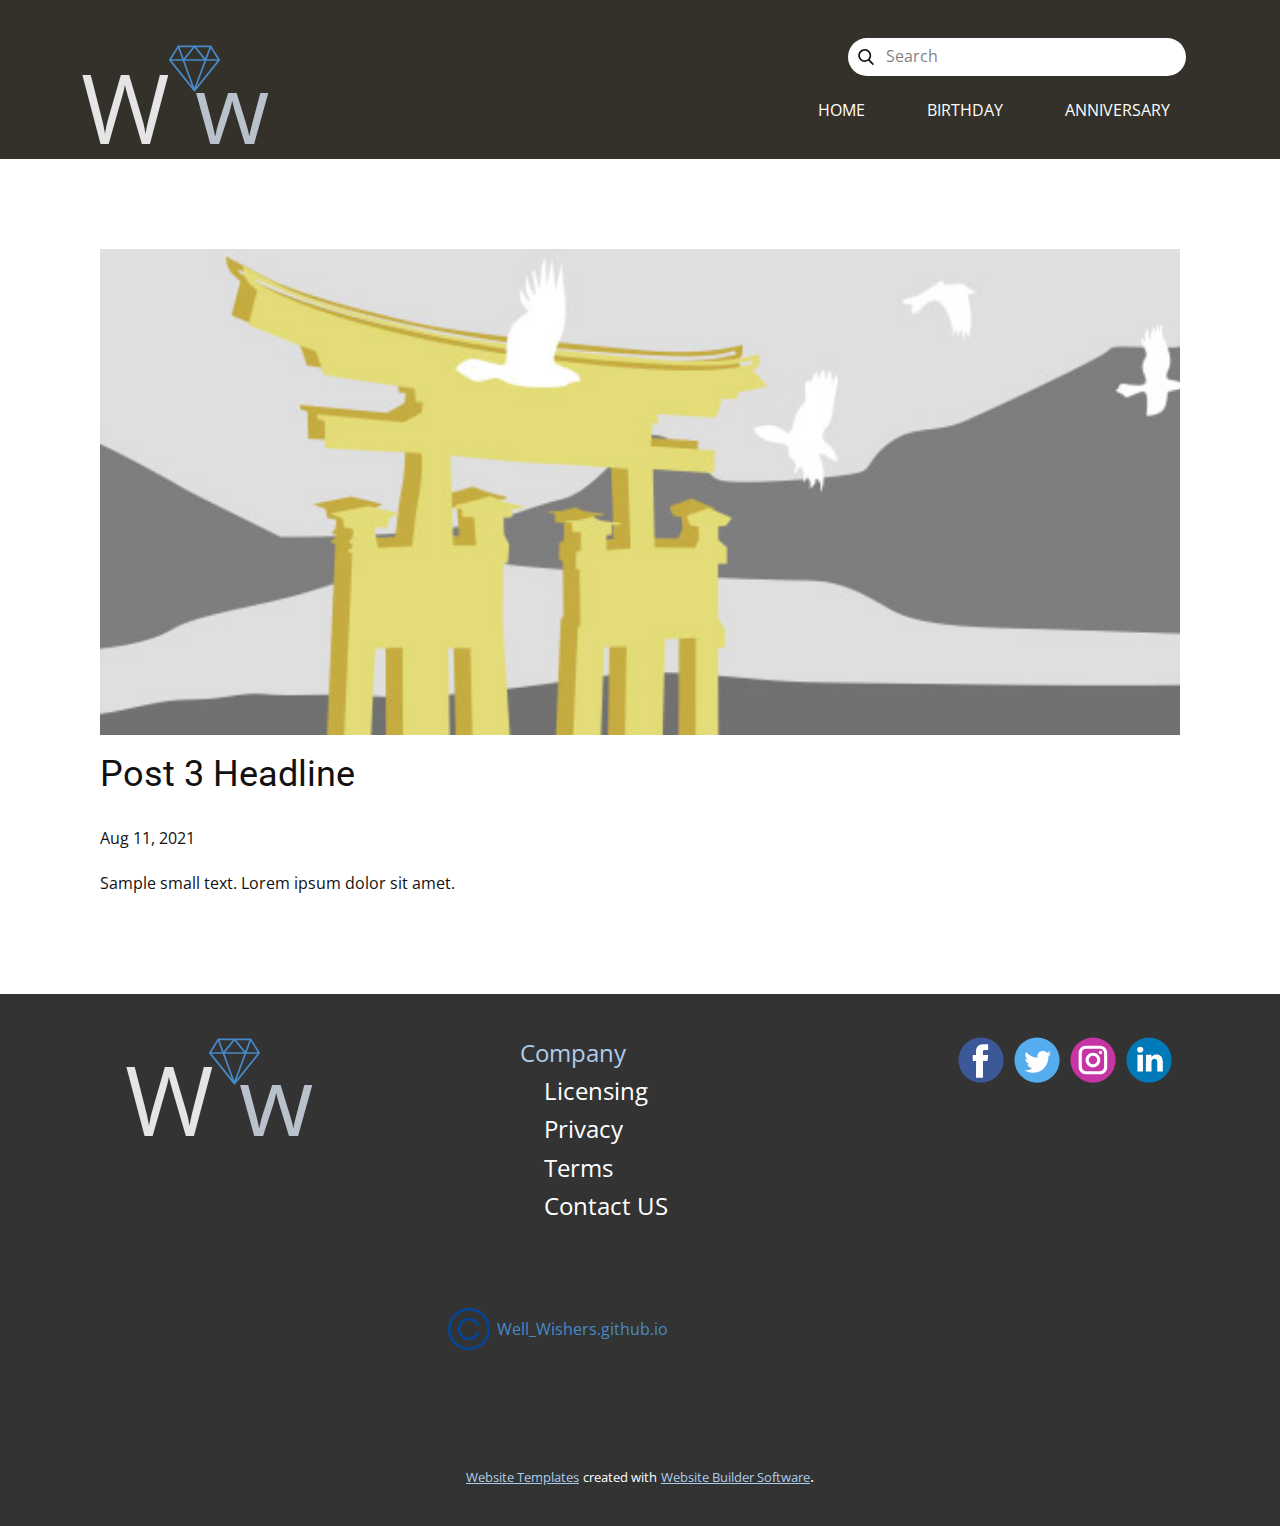
<file: blog/post-2.html>
<!doctype html>
<html style="font-size: 16px;"><head>
    <meta name="viewport" content="width=device-width, initial-scale=1.0">
    <meta charset="utf-8">
    <meta name="keywords" content="Post 1 Headline">
    <meta name="description" content="">
    <meta name="page_type" content="np-template-header-footer-from-plugin">
    <title>Post 3 Headline</title>
    <link rel="stylesheet" href="../nicepage.css" media="screen">
<link rel="stylesheet" href="../Post-Template.css" media="screen">
    <script class="u-script" type="text/javascript" src="../jquery.js" defer=""></script>
    <script class="u-script" type="text/javascript" src="../nicepage.js" defer=""></script>
    <meta name="generator" content="Nicepage 3.17.2, nicepage.com">
    <link id="u-theme-google-font" rel="stylesheet" href="https://fonts.googleapis.com/css?family=Roboto:100,100i,300,300i,400,400i,500,500i,700,700i,900,900i|Open+Sans:300,300i,400,400i,600,600i,700,700i,800,800i">
    
    
    <script type="application/ld+json">{
		"@context": "http://schema.org",
		"@type": "Organization",
		"name": "",
		"sameAs": []
}</script>
    <meta property="og:title" content="Post Template">
    <meta property="og:type" content="website">
    <meta name="theme-color" content="#478ac9">
  </head>
  <body class="u-body"><header class="u-clearfix u-header u-palette-3-dark-3 u-header" id="sec-9182"><div class="u-clearfix u-sheet u-sheet-1">
        <nav class="u-menu u-menu-dropdown u-offcanvas u-menu-1">
          <div class="menu-collapse" style="font-size: 1rem; letter-spacing: 0px; text-transform: uppercase; font-weight: 400;">
            <a class="u-button-style u-custom-active-border-color u-custom-border u-custom-border-color u-custom-borders u-custom-hover-border-color u-custom-hover-color u-custom-left-right-menu-spacing u-custom-text-active-color u-custom-text-color u-custom-text-hover-color u-custom-top-bottom-menu-spacing u-nav-link" href="#" style="padding: 3px 16px; font-size: calc(1em + 6px);">
              <svg><use xmlns:xlink="http://www.w3.org/1999/xlink" xlink:href="#menu-hamburger"></use></svg>
              <svg version="1.1" xmlns="http://www.w3.org/2000/svg" xmlns:xlink="http://www.w3.org/1999/xlink"><defs><symbol id="menu-hamburger" viewBox="0 0 16 16" style="width: 16px; height: 16px;"><rect y="1" width="16" height="2"></rect><rect y="7" width="16" height="2"></rect><rect y="13" width="16" height="2"></rect>
</symbol>
</defs></svg>
            </a>
          </div>
          <div class="u-custom-menu u-nav-container">
            <ul class="u-nav u-spacing-30 u-unstyled u-nav-1"><li class="u-nav-item"><a class="u-border-5 u-border-active-white u-border-hover-grey-10 u-border-no-left u-border-no-right u-border-no-top u-button-style u-nav-link u-text-active-palette-4-light-3 u-text-hover-palette-1-light-3 u-text-white" href="../Home.html" style="padding: 10px 16px;">Home</a>
</li><li class="u-nav-item"><a class="u-border-5 u-border-active-white u-border-hover-grey-10 u-border-no-left u-border-no-right u-border-no-top u-button-style u-nav-link u-text-active-palette-4-light-3 u-text-hover-palette-1-light-3 u-text-white" href="../birthday.html" style="padding: 10px 16px;">birthday</a>
</li><li class="u-nav-item"><a class="u-border-5 u-border-active-white u-border-hover-grey-10 u-border-no-left u-border-no-right u-border-no-top u-button-style u-nav-link u-text-active-palette-4-light-3 u-text-hover-palette-1-light-3 u-text-white" href="../Anniversary.html" style="padding: 10px 16px;">Anniversary</a>
</li></ul>
          </div>
          <div class="u-custom-menu u-nav-container-collapse">
            <div class="u-black u-container-style u-inner-container-layout u-opacity u-opacity-95 u-sidenav">
              <div class="u-sidenav-overflow">
                <div class="u-menu-close"></div>
                <ul class="u-align-center u-nav u-popupmenu-items u-unstyled u-nav-2"><li class="u-nav-item"><a class="u-button-style u-nav-link" href="../Home.html" style="padding: 10px 16px;">Home</a>
</li><li class="u-nav-item"><a class="u-button-style u-nav-link" href="../birthday.html" style="padding: 10px 16px;">birthday</a>
</li><li class="u-nav-item"><a class="u-button-style u-nav-link" href="../Anniversary.html" style="padding: 10px 16px;">Anniversary</a>
</li></ul>
              </div>
            </div>
            <div class="u-black u-menu-overlay u-opacity u-opacity-70"></div>
          </div>
        </nav>
        <p class="u-text u-text-1">
          <span class="u-text-grey-10">W</span>
          <span class="u-text-palette-5-base">w</span>
        </p><span class="u-icon u-icon-circle u-text-palette-1-base u-icon-1"><svg class="u-svg-link" preserveAspectRatio="xMidYMin slice" viewBox="0 0 59.986 59.986" style=""><use xmlns:xlink="http://www.w3.org/1999/xlink" xlink:href="#svg-7561"></use></svg><svg class="u-svg-content" viewBox="0 0 59.986 59.986" x="0px" y="0px" id="svg-7561" style="enable-background:new 0 0 59.986 59.986;"><path d="M59.972,20.164c0.007-0.041,0.011-0.081,0.013-0.123c0.002-0.049,0.001-0.096-0.003-0.145  c-0.004-0.042-0.01-0.082-0.02-0.123c-0.011-0.048-0.026-0.094-0.044-0.14c-0.009-0.024-0.011-0.049-0.022-0.072  c-0.008-0.017-0.022-0.03-0.031-0.047c-0.009-0.017-0.013-0.035-0.023-0.052l-10-16c-0.046-0.073-0.1-0.139-0.161-0.197  c-0.001-0.001-0.002-0.001-0.003-0.002c-0.086-0.081-0.188-0.139-0.297-0.185c-0.014-0.006-0.023-0.018-0.038-0.024  c-0.011-0.004-0.023-0.002-0.034-0.005c-0.101-0.034-0.205-0.057-0.314-0.057h-38c-0.108,0-0.211,0.023-0.31,0.056  c-0.011,0.003-0.022,0.001-0.032,0.005c-0.015,0.005-0.024,0.017-0.038,0.023c-0.104,0.043-0.202,0.099-0.287,0.175  c-0.005,0.005-0.012,0.008-0.017,0.012c-0.062,0.058-0.117,0.125-0.163,0.198l-10,16c-0.01,0.016-0.014,0.035-0.023,0.052  c-0.009,0.017-0.023,0.03-0.031,0.047c-0.011,0.023-0.013,0.048-0.023,0.072c-0.018,0.046-0.033,0.092-0.044,0.14  c-0.009,0.041-0.016,0.082-0.02,0.124C0,19.945-0.001,19.993,0.001,20.041c0.002,0.042,0.006,0.082,0.013,0.123  c0.008,0.048,0.021,0.095,0.037,0.142c0.013,0.039,0.027,0.077,0.045,0.115c0.009,0.018,0.012,0.038,0.022,0.056  c0.016,0.029,0.04,0.051,0.058,0.078c0.014,0.021,0.022,0.044,0.039,0.064l28.989,35.986c0.002,0.003,0.004,0.005,0.006,0.007  l0.005,0.007c0.003,0.004,0.008,0.005,0.011,0.009c0.082,0.099,0.184,0.174,0.295,0.234c0.03,0.016,0.058,0.03,0.089,0.043  c0.121,0.051,0.249,0.087,0.383,0.087c0.114,0,0.229-0.02,0.343-0.061c0.017-0.006,0.028-0.02,0.045-0.027  c0.051-0.021,0.091-0.055,0.137-0.084c0.076-0.048,0.147-0.098,0.206-0.163c0.014-0.015,0.035-0.022,0.048-0.038l29-36  c0.016-0.02,0.024-0.044,0.039-0.064c0.019-0.027,0.042-0.049,0.058-0.078c0.01-0.018,0.013-0.038,0.022-0.056  c0.018-0.038,0.032-0.075,0.045-0.115C59.95,20.259,59.964,20.213,59.972,20.164z M32.095,4.993h15.459l-4.86,13.045L32.095,4.993z   M40.892,18.993H19.095L29.993,5.58L40.892,18.993z M17.222,18.125L12.423,4.993h15.469L17.222,18.125z M41.593,20.993  L29.818,52.599L18.269,20.993H41.593z M49.221,6.246l7.967,12.748H44.472L49.221,6.246z M10.756,6.259l4.653,12.734H2.798  L10.756,6.259z M16.14,20.993l10.839,29.664L3.083,20.993H16.14z M32.39,51.423l11.337-30.43h13.176L32.39,51.423z"></path></svg></span>
        <form action="#" method="get" class="u-radius-24 u-search u-search-left u-white u-search-1">
          <button class="u-search-button" type="submit">
            <span class="u-search-icon u-spacing-10">
              <svg class="u-svg-link" preserveAspectRatio="xMidYMin slice" viewBox="0 0 56.966 56.966"><use xmlns:xlink="http://www.w3.org/1999/xlink" xlink:href="#svg-d127"></use></svg>
              <svg xmlns="http://www.w3.org/2000/svg" xmlns:xlink="http://www.w3.org/1999/xlink" version="1.1" id="svg-d127" x="0px" y="0px" viewBox="0 0 56.966 56.966" style="enable-background:new 0 0 56.966 56.966;" xml:space="preserve" class="u-svg-content"><path d="M55.146,51.887L41.588,37.786c3.486-4.144,5.396-9.358,5.396-14.786c0-12.682-10.318-23-23-23s-23,10.318-23,23  s10.318,23,23,23c4.761,0,9.298-1.436,13.177-4.162l13.661,14.208c0.571,0.593,1.339,0.92,2.162,0.92  c0.779,0,1.518-0.297,2.079-0.837C56.255,54.982,56.293,53.08,55.146,51.887z M23.984,6c9.374,0,17,7.626,17,17s-7.626,17-17,17  s-17-7.626-17-17S14.61,6,23.984,6z"></path></svg>
            </span>
          </button>
          <input class="u-search-input" type="search" name="search" value="" placeholder="Search">
        </form>
      </div></header>
    <section class="u-align-center u-clearfix u-section-1" id="sec-d294">
      <div class="u-clearfix u-sheet u-valign-middle-md u-valign-middle-sm u-valign-middle-xs u-sheet-1"><!--post_details--><!--post_details_options_json--><!--{"source":""}--><!--/post_details_options_json--><!--blog_post-->
        <div class="u-container-style u-expanded-width u-post-details u-post-details-1">
          <div class="u-container-layout u-valign-middle u-container-layout-1"><!--blog_post_image-->
            <img alt="" class="u-blog-control u-expanded-width u-image u-image-default u-image-1" src="[data-uri]"><!--/blog_post_image--><!--blog_post_header-->
            <h2 class="u-blog-control u-text u-text-1">Post 3 Headline</h2><!--/blog_post_header--><!--blog_post_metadata-->
            <div class="u-blog-control u-metadata u-metadata-1"><!--blog_post_metadata_date-->
              <span class="u-meta-date u-meta-icon">Aug 11, 2021</span><!--/blog_post_metadata_date--><!--blog_post_metadata_category-->
              <!--/blog_post_metadata_category--><!--blog_post_metadata_comments-->
              <!--/blog_post_metadata_comments-->
            </div><!--/blog_post_metadata--><!--blog_post_content-->
            <div class="u-align-justify u-blog-control u-post-content u-text u-text-2 fr-view">
  Sample small text. Lorem ipsum dolor sit amet.
  </div><!--/blog_post_content-->
          </div>
        </div><!--/blog_post--><!--/post_details-->
      </div>
    </section>
    
    
    <footer class="u-clearfix u-footer u-grey-80" id="sec-8fa7"><div class="u-clearfix u-sheet u-sheet-1">
        <div class="u-align-left u-social-icons u-spacing-10 u-social-icons-1">
          <a class="u-social-url" title="facebook" target="_blank" href=""><span class="u-icon u-social-facebook u-social-icon u-icon-1"><svg class="u-svg-link" preserveAspectRatio="xMidYMin slice" viewBox="0 0 112 112" style=""><use xmlns:xlink="http://www.w3.org/1999/xlink" xlink:href="#svg-7e4d"></use></svg><svg class="u-svg-content" viewBox="0 0 112 112" x="0" y="0" id="svg-7e4d"><circle fill="currentColor" cx="56.1" cy="56.1" r="55"></circle><path fill="#FFFFFF" d="M73.5,31.6h-9.1c-1.4,0-3.6,0.8-3.6,3.9v8.5h12.6L72,58.3H60.8v40.8H43.9V58.3h-8V43.9h8v-9.2
            c0-6.7,3.1-17,17-17h12.5v13.9H73.5z"></path></svg></span>
          </a>
          <a class="u-social-url" title="twitter" target="_blank" href=""><span class="u-icon u-social-icon u-social-twitter u-icon-2"><svg class="u-svg-link" preserveAspectRatio="xMidYMin slice" viewBox="0 0 112 112" style=""><use xmlns:xlink="http://www.w3.org/1999/xlink" xlink:href="#svg-9e90"></use></svg><svg class="u-svg-content" viewBox="0 0 112 112" x="0" y="0" id="svg-9e90"><circle fill="currentColor" class="st0" cx="56.1" cy="56.1" r="55"></circle><path fill="#FFFFFF" d="M83.8,47.3c0,0.6,0,1.2,0,1.7c0,17.7-13.5,38.2-38.2,38.2C38,87.2,31,85,25,81.2c1,0.1,2.1,0.2,3.2,0.2
            c6.3,0,12.1-2.1,16.7-5.7c-5.9-0.1-10.8-4-12.5-9.3c0.8,0.2,1.7,0.2,2.5,0.2c1.2,0,2.4-0.2,3.5-0.5c-6.1-1.2-10.8-6.7-10.8-13.1
            c0-0.1,0-0.1,0-0.2c1.8,1,3.9,1.6,6.1,1.7c-3.6-2.4-6-6.5-6-11.2c0-2.5,0.7-4.8,1.8-6.7c6.6,8.1,16.5,13.5,27.6,14
            c-0.2-1-0.3-2-0.3-3.1c0-7.4,6-13.4,13.4-13.4c3.9,0,7.3,1.6,9.8,4.2c3.1-0.6,5.9-1.7,8.5-3.3c-1,3.1-3.1,5.8-5.9,7.4
            c2.7-0.3,5.3-1,7.7-2.1C88.7,43,86.4,45.4,83.8,47.3z"></path></svg></span>
          </a>
          <a class="u-social-url" title="instagram" target="_blank" href=""><span class="u-icon u-social-icon u-social-instagram u-icon-3"><svg class="u-svg-link" preserveAspectRatio="xMidYMin slice" viewBox="0 0 112 112" style=""><use xmlns:xlink="http://www.w3.org/1999/xlink" xlink:href="#svg-923c"></use></svg><svg class="u-svg-content" viewBox="0 0 112 112" x="0" y="0" id="svg-923c"><circle fill="currentColor" cx="56.1" cy="56.1" r="55"></circle><path fill="#FFFFFF" d="M55.9,38.2c-9.9,0-17.9,8-17.9,17.9C38,66,46,74,55.9,74c9.9,0,17.9-8,17.9-17.9C73.8,46.2,65.8,38.2,55.9,38.2
            z M55.9,66.4c-5.7,0-10.3-4.6-10.3-10.3c-0.1-5.7,4.6-10.3,10.3-10.3c5.7,0,10.3,4.6,10.3,10.3C66.2,61.8,61.6,66.4,55.9,66.4z"></path><path fill="#FFFFFF" d="M74.3,33.5c-2.3,0-4.2,1.9-4.2,4.2s1.9,4.2,4.2,4.2s4.2-1.9,4.2-4.2S76.6,33.5,74.3,33.5z"></path><path fill="#FFFFFF" d="M73.1,21.3H38.6c-9.7,0-17.5,7.9-17.5,17.5v34.5c0,9.7,7.9,17.6,17.5,17.6h34.5c9.7,0,17.5-7.9,17.5-17.5V38.8
            C90.6,29.1,82.7,21.3,73.1,21.3z M83,73.3c0,5.5-4.5,9.9-9.9,9.9H38.6c-5.5,0-9.9-4.5-9.9-9.9V38.8c0-5.5,4.5-9.9,9.9-9.9h34.5
            c5.5,0,9.9,4.5,9.9,9.9V73.3z"></path></svg></span>
          </a>
          <a class="u-social-url" title="linkedin" target="_blank" href=""><span class="u-icon u-social-icon u-social-linkedin u-icon-4"><svg class="u-svg-link" preserveAspectRatio="xMidYMin slice" viewBox="0 0 112 112" style=""><use xmlns:xlink="http://www.w3.org/1999/xlink" xlink:href="#svg-2d7d"></use></svg><svg class="u-svg-content" viewBox="0 0 112 112" x="0" y="0" id="svg-2d7d"><circle fill="currentColor" cx="56.1" cy="56.1" r="55"></circle><path fill="#FFFFFF" d="M41.3,83.7H27.9V43.4h13.4V83.7z M34.6,37.9L34.6,37.9c-4.6,0-7.5-3.1-7.5-7c0-4,3-7,7.6-7s7.4,3,7.5,7
            C42.2,34.8,39.2,37.9,34.6,37.9z M89.6,83.7H76.2V62.2c0-5.4-1.9-9.1-6.8-9.1c-3.7,0-5.9,2.5-6.9,4.9c-0.4,0.9-0.4,2.1-0.4,3.3v22.5
            H48.7c0,0,0.2-36.5,0-40.3h13.4v5.7c1.8-2.7,5-6.7,12.1-6.7c8.8,0,15.4,5.8,15.4,18.1V83.7z"></path></svg></span>
          </a>
        </div>
        <p class="u-text u-text-1">
          <span class="u-text-grey-10">W</span>
          <span class="u-text-palette-5-base">w</span>
        </p>
        <p class="u-text u-text-2">
          <span class="u-text-palette-1-light-2">Company</span>
          <br>&nbsp; &nbsp; Licensing<br>&nbsp; &nbsp; Privacy<br>&nbsp; &nbsp; Terms<br>&nbsp; &nbsp; Contact US
        </p><span class="u-icon u-icon-circle u-text-palette-1-base u-icon-5"><svg class="u-svg-link" preserveAspectRatio="xMidYMin slice" viewBox="0 0 59.986 59.986" style=""><use xmlns:xlink="http://www.w3.org/1999/xlink" xlink:href="#svg-09e3"></use></svg><svg class="u-svg-content" viewBox="0 0 59.986 59.986" x="0px" y="0px" id="svg-09e3" style="enable-background:new 0 0 59.986 59.986;"><path d="M59.972,20.164c0.007-0.041,0.011-0.081,0.013-0.123c0.002-0.049,0.001-0.096-0.003-0.145  c-0.004-0.042-0.01-0.082-0.02-0.123c-0.011-0.048-0.026-0.094-0.044-0.14c-0.009-0.024-0.011-0.049-0.022-0.072  c-0.008-0.017-0.022-0.03-0.031-0.047c-0.009-0.017-0.013-0.035-0.023-0.052l-10-16c-0.046-0.073-0.1-0.139-0.161-0.197  c-0.001-0.001-0.002-0.001-0.003-0.002c-0.086-0.081-0.188-0.139-0.297-0.185c-0.014-0.006-0.023-0.018-0.038-0.024  c-0.011-0.004-0.023-0.002-0.034-0.005c-0.101-0.034-0.205-0.057-0.314-0.057h-38c-0.108,0-0.211,0.023-0.31,0.056  c-0.011,0.003-0.022,0.001-0.032,0.005c-0.015,0.005-0.024,0.017-0.038,0.023c-0.104,0.043-0.202,0.099-0.287,0.175  c-0.005,0.005-0.012,0.008-0.017,0.012c-0.062,0.058-0.117,0.125-0.163,0.198l-10,16c-0.01,0.016-0.014,0.035-0.023,0.052  c-0.009,0.017-0.023,0.03-0.031,0.047c-0.011,0.023-0.013,0.048-0.023,0.072c-0.018,0.046-0.033,0.092-0.044,0.14  c-0.009,0.041-0.016,0.082-0.02,0.124C0,19.945-0.001,19.993,0.001,20.041c0.002,0.042,0.006,0.082,0.013,0.123  c0.008,0.048,0.021,0.095,0.037,0.142c0.013,0.039,0.027,0.077,0.045,0.115c0.009,0.018,0.012,0.038,0.022,0.056  c0.016,0.029,0.04,0.051,0.058,0.078c0.014,0.021,0.022,0.044,0.039,0.064l28.989,35.986c0.002,0.003,0.004,0.005,0.006,0.007  l0.005,0.007c0.003,0.004,0.008,0.005,0.011,0.009c0.082,0.099,0.184,0.174,0.295,0.234c0.03,0.016,0.058,0.03,0.089,0.043  c0.121,0.051,0.249,0.087,0.383,0.087c0.114,0,0.229-0.02,0.343-0.061c0.017-0.006,0.028-0.02,0.045-0.027  c0.051-0.021,0.091-0.055,0.137-0.084c0.076-0.048,0.147-0.098,0.206-0.163c0.014-0.015,0.035-0.022,0.048-0.038l29-36  c0.016-0.02,0.024-0.044,0.039-0.064c0.019-0.027,0.042-0.049,0.058-0.078c0.01-0.018,0.013-0.038,0.022-0.056  c0.018-0.038,0.032-0.075,0.045-0.115C59.95,20.259,59.964,20.213,59.972,20.164z M32.095,4.993h15.459l-4.86,13.045L32.095,4.993z   M40.892,18.993H19.095L29.993,5.58L40.892,18.993z M17.222,18.125L12.423,4.993h15.469L17.222,18.125z M41.593,20.993  L29.818,52.599L18.269,20.993H41.593z M49.221,6.246l7.967,12.748H44.472L49.221,6.246z M10.756,6.259l4.653,12.734H2.798  L10.756,6.259z M16.14,20.993l10.839,29.664L3.083,20.993H16.14z M32.39,51.423l11.337-30.43h13.176L32.39,51.423z"></path></svg></span><span class="u-icon u-icon-circle u-text-palette-1-base u-icon-6"><svg class="u-svg-link" preserveAspectRatio="xMidYMin slice" viewBox="0 0 512 512" style=""><use xmlns:xlink="http://www.w3.org/1999/xlink" xlink:href="#svg-e975"></use></svg><svg class="u-svg-content" viewBox="0 0 512 512" id="svg-e975"><g fill="currentColor"><path d="m256 512c-68.378906 0-132.667969-26.628906-181.019531-74.980469-48.351563-48.351562-74.980469-112.640625-74.980469-181.019531s26.628906-132.667969 74.980469-181.019531c48.351562-48.351563 112.640625-74.980469 181.019531-74.980469s132.667969 26.628906 181.019531 74.980469c48.351563 48.351562 74.980469 112.640625 74.980469 181.019531s-26.628906 132.667969-74.980469 181.019531c-48.351562 48.351563-112.640625 74.980469-181.019531 74.980469zm0-482c-124.617188 0-226 101.382812-226 226s101.382812 226 226 226 226-101.382812 226-226-101.382812-226-226-226zm0 0"></path><path d="m255.316406 391.5c-74.714844 0-135.5-60.785156-135.5-135.5s60.785156-135.5 135.5-135.5c53.570313 0 102.214844 31.652344 123.925782 80.640625 3.359374 7.574219-.0625 16.433594-7.636719 19.792969-7.574219 3.355468-16.433594-.0625-19.789063-7.636719-16.90625-38.148437-54.785156-62.796875-96.5-62.796875-58.175781 0-105.5 47.328125-105.5 105.5s47.324219 105.5 105.5 105.5c41.957032 0 79.921875-24.847656 96.726563-63.304688 3.316406-7.589843 12.160156-11.058593 19.75-7.738281 7.59375 3.316407 11.058593 12.160157 7.738281 19.75-21.578125 49.386719-70.335938 81.292969-124.214844 81.292969zm0 0"></path>
</g></svg></span>
        <p class="u-text u-text-palette-1-base u-text-3">Well_Wishers.github.io</p>
      </div></footer>
    <section class="u-backlink u-clearfix u-grey-80">
      <a class="u-link" href="https://localhost/website-templates" target="_blank">
        <span>Website Templates</span>
      </a>
      <p class="u-text">
        <span>created with</span>
      </p>
      <a class="u-link" href="https://localhost/" target="_blank">
        <span>Website Builder Software</span>
      </a>. 
    </section>
  
</body></html>
</file>
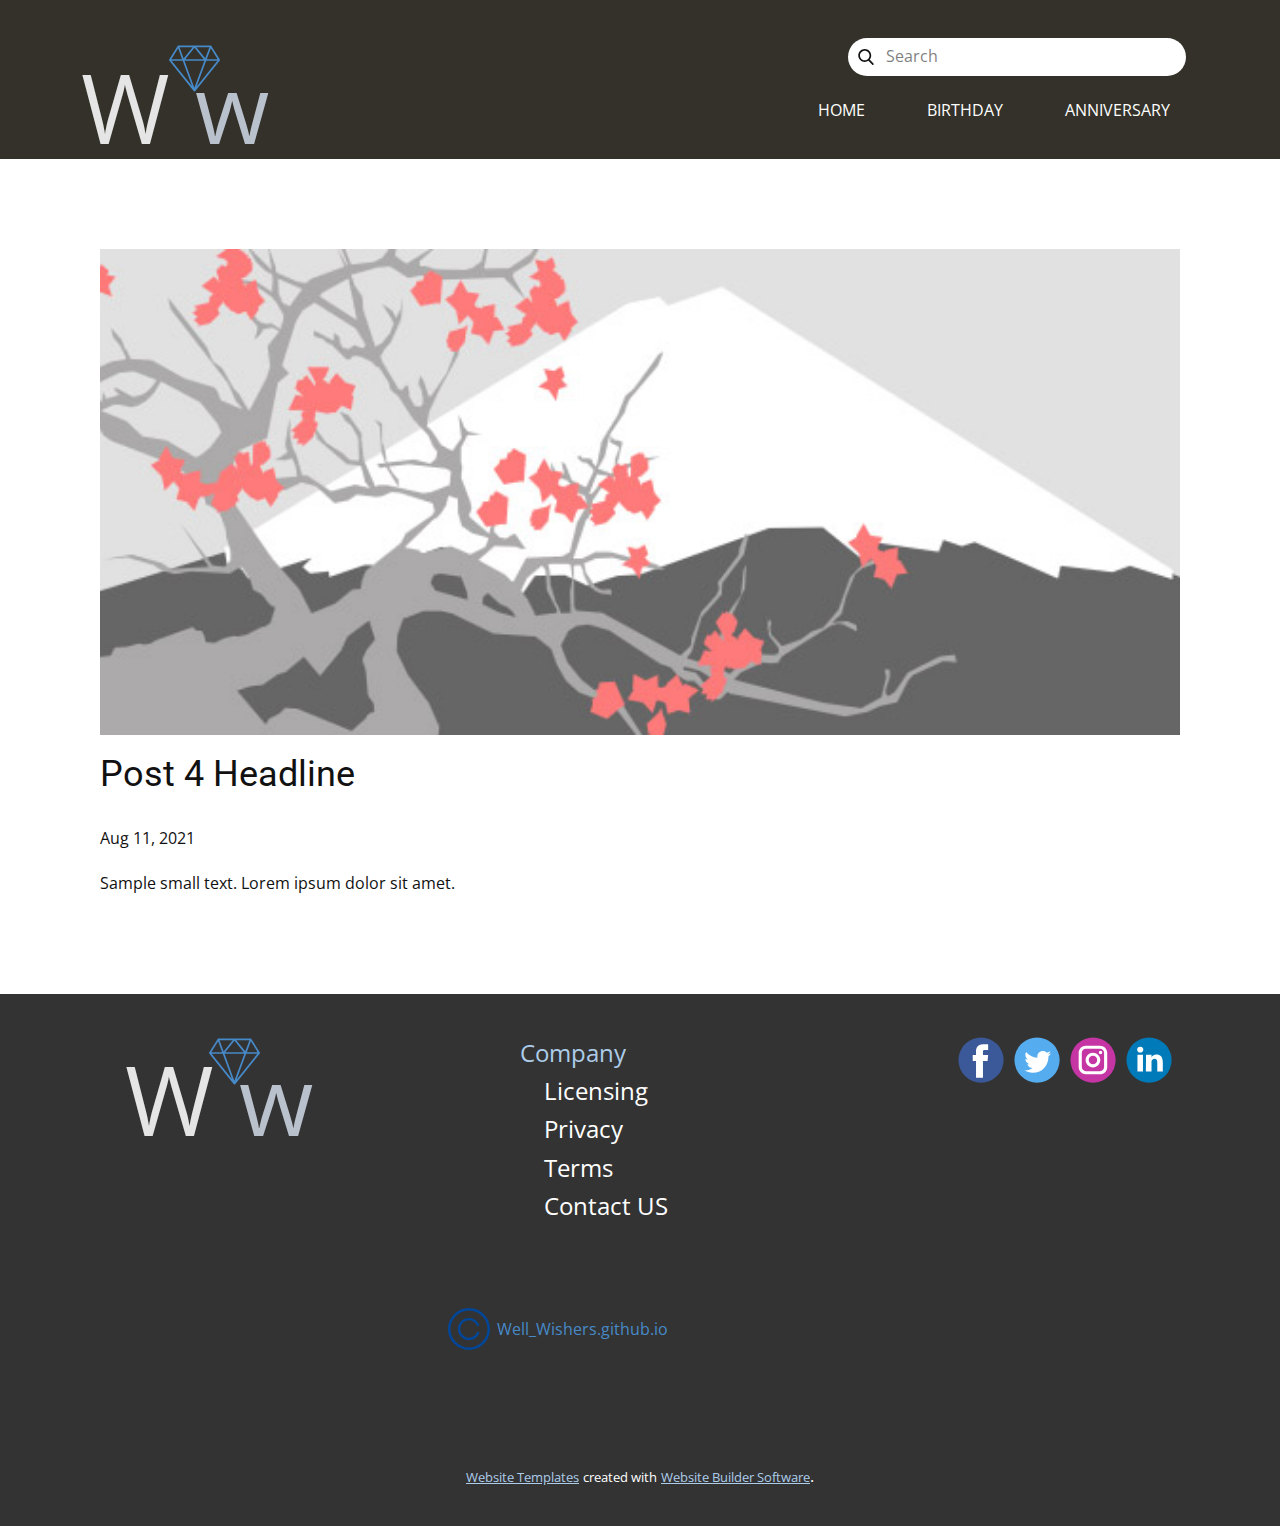
<file: blog/post-3.html>
<!doctype html>
<html style="font-size: 16px;"><head>
    <meta name="viewport" content="width=device-width, initial-scale=1.0">
    <meta charset="utf-8">
    <meta name="keywords" content="Post 1 Headline">
    <meta name="description" content="">
    <meta name="page_type" content="np-template-header-footer-from-plugin">
    <title>Post 4 Headline</title>
    <link rel="stylesheet" href="../nicepage.css" media="screen">
<link rel="stylesheet" href="../Post-Template.css" media="screen">
    <script class="u-script" type="text/javascript" src="../jquery.js" defer=""></script>
    <script class="u-script" type="text/javascript" src="../nicepage.js" defer=""></script>
    <meta name="generator" content="Nicepage 3.17.2, nicepage.com">
    <link id="u-theme-google-font" rel="stylesheet" href="https://fonts.googleapis.com/css?family=Roboto:100,100i,300,300i,400,400i,500,500i,700,700i,900,900i|Open+Sans:300,300i,400,400i,600,600i,700,700i,800,800i">
    
    
    <script type="application/ld+json">{
		"@context": "http://schema.org",
		"@type": "Organization",
		"name": "",
		"sameAs": []
}</script>
    <meta property="og:title" content="Post Template">
    <meta property="og:type" content="website">
    <meta name="theme-color" content="#478ac9">
  </head>
  <body class="u-body"><header class="u-clearfix u-header u-palette-3-dark-3 u-header" id="sec-9182"><div class="u-clearfix u-sheet u-sheet-1">
        <nav class="u-menu u-menu-dropdown u-offcanvas u-menu-1">
          <div class="menu-collapse" style="font-size: 1rem; letter-spacing: 0px; text-transform: uppercase; font-weight: 400;">
            <a class="u-button-style u-custom-active-border-color u-custom-border u-custom-border-color u-custom-borders u-custom-hover-border-color u-custom-hover-color u-custom-left-right-menu-spacing u-custom-text-active-color u-custom-text-color u-custom-text-hover-color u-custom-top-bottom-menu-spacing u-nav-link" href="#" style="padding: 3px 16px; font-size: calc(1em + 6px);">
              <svg><use xmlns:xlink="http://www.w3.org/1999/xlink" xlink:href="#menu-hamburger"></use></svg>
              <svg version="1.1" xmlns="http://www.w3.org/2000/svg" xmlns:xlink="http://www.w3.org/1999/xlink"><defs><symbol id="menu-hamburger" viewBox="0 0 16 16" style="width: 16px; height: 16px;"><rect y="1" width="16" height="2"></rect><rect y="7" width="16" height="2"></rect><rect y="13" width="16" height="2"></rect>
</symbol>
</defs></svg>
            </a>
          </div>
          <div class="u-custom-menu u-nav-container">
            <ul class="u-nav u-spacing-30 u-unstyled u-nav-1"><li class="u-nav-item"><a class="u-border-5 u-border-active-white u-border-hover-grey-10 u-border-no-left u-border-no-right u-border-no-top u-button-style u-nav-link u-text-active-palette-4-light-3 u-text-hover-palette-1-light-3 u-text-white" href="../Home.html" style="padding: 10px 16px;">Home</a>
</li><li class="u-nav-item"><a class="u-border-5 u-border-active-white u-border-hover-grey-10 u-border-no-left u-border-no-right u-border-no-top u-button-style u-nav-link u-text-active-palette-4-light-3 u-text-hover-palette-1-light-3 u-text-white" href="../birthday.html" style="padding: 10px 16px;">birthday</a>
</li><li class="u-nav-item"><a class="u-border-5 u-border-active-white u-border-hover-grey-10 u-border-no-left u-border-no-right u-border-no-top u-button-style u-nav-link u-text-active-palette-4-light-3 u-text-hover-palette-1-light-3 u-text-white" href="../Anniversary.html" style="padding: 10px 16px;">Anniversary</a>
</li></ul>
          </div>
          <div class="u-custom-menu u-nav-container-collapse">
            <div class="u-black u-container-style u-inner-container-layout u-opacity u-opacity-95 u-sidenav">
              <div class="u-sidenav-overflow">
                <div class="u-menu-close"></div>
                <ul class="u-align-center u-nav u-popupmenu-items u-unstyled u-nav-2"><li class="u-nav-item"><a class="u-button-style u-nav-link" href="../Home.html" style="padding: 10px 16px;">Home</a>
</li><li class="u-nav-item"><a class="u-button-style u-nav-link" href="../birthday.html" style="padding: 10px 16px;">birthday</a>
</li><li class="u-nav-item"><a class="u-button-style u-nav-link" href="../Anniversary.html" style="padding: 10px 16px;">Anniversary</a>
</li></ul>
              </div>
            </div>
            <div class="u-black u-menu-overlay u-opacity u-opacity-70"></div>
          </div>
        </nav>
        <p class="u-text u-text-1">
          <span class="u-text-grey-10">W</span>
          <span class="u-text-palette-5-base">w</span>
        </p><span class="u-icon u-icon-circle u-text-palette-1-base u-icon-1"><svg class="u-svg-link" preserveAspectRatio="xMidYMin slice" viewBox="0 0 59.986 59.986" style=""><use xmlns:xlink="http://www.w3.org/1999/xlink" xlink:href="#svg-7561"></use></svg><svg class="u-svg-content" viewBox="0 0 59.986 59.986" x="0px" y="0px" id="svg-7561" style="enable-background:new 0 0 59.986 59.986;"><path d="M59.972,20.164c0.007-0.041,0.011-0.081,0.013-0.123c0.002-0.049,0.001-0.096-0.003-0.145  c-0.004-0.042-0.01-0.082-0.02-0.123c-0.011-0.048-0.026-0.094-0.044-0.14c-0.009-0.024-0.011-0.049-0.022-0.072  c-0.008-0.017-0.022-0.03-0.031-0.047c-0.009-0.017-0.013-0.035-0.023-0.052l-10-16c-0.046-0.073-0.1-0.139-0.161-0.197  c-0.001-0.001-0.002-0.001-0.003-0.002c-0.086-0.081-0.188-0.139-0.297-0.185c-0.014-0.006-0.023-0.018-0.038-0.024  c-0.011-0.004-0.023-0.002-0.034-0.005c-0.101-0.034-0.205-0.057-0.314-0.057h-38c-0.108,0-0.211,0.023-0.31,0.056  c-0.011,0.003-0.022,0.001-0.032,0.005c-0.015,0.005-0.024,0.017-0.038,0.023c-0.104,0.043-0.202,0.099-0.287,0.175  c-0.005,0.005-0.012,0.008-0.017,0.012c-0.062,0.058-0.117,0.125-0.163,0.198l-10,16c-0.01,0.016-0.014,0.035-0.023,0.052  c-0.009,0.017-0.023,0.03-0.031,0.047c-0.011,0.023-0.013,0.048-0.023,0.072c-0.018,0.046-0.033,0.092-0.044,0.14  c-0.009,0.041-0.016,0.082-0.02,0.124C0,19.945-0.001,19.993,0.001,20.041c0.002,0.042,0.006,0.082,0.013,0.123  c0.008,0.048,0.021,0.095,0.037,0.142c0.013,0.039,0.027,0.077,0.045,0.115c0.009,0.018,0.012,0.038,0.022,0.056  c0.016,0.029,0.04,0.051,0.058,0.078c0.014,0.021,0.022,0.044,0.039,0.064l28.989,35.986c0.002,0.003,0.004,0.005,0.006,0.007  l0.005,0.007c0.003,0.004,0.008,0.005,0.011,0.009c0.082,0.099,0.184,0.174,0.295,0.234c0.03,0.016,0.058,0.03,0.089,0.043  c0.121,0.051,0.249,0.087,0.383,0.087c0.114,0,0.229-0.02,0.343-0.061c0.017-0.006,0.028-0.02,0.045-0.027  c0.051-0.021,0.091-0.055,0.137-0.084c0.076-0.048,0.147-0.098,0.206-0.163c0.014-0.015,0.035-0.022,0.048-0.038l29-36  c0.016-0.02,0.024-0.044,0.039-0.064c0.019-0.027,0.042-0.049,0.058-0.078c0.01-0.018,0.013-0.038,0.022-0.056  c0.018-0.038,0.032-0.075,0.045-0.115C59.95,20.259,59.964,20.213,59.972,20.164z M32.095,4.993h15.459l-4.86,13.045L32.095,4.993z   M40.892,18.993H19.095L29.993,5.58L40.892,18.993z M17.222,18.125L12.423,4.993h15.469L17.222,18.125z M41.593,20.993  L29.818,52.599L18.269,20.993H41.593z M49.221,6.246l7.967,12.748H44.472L49.221,6.246z M10.756,6.259l4.653,12.734H2.798  L10.756,6.259z M16.14,20.993l10.839,29.664L3.083,20.993H16.14z M32.39,51.423l11.337-30.43h13.176L32.39,51.423z"></path></svg></span>
        <form action="#" method="get" class="u-radius-24 u-search u-search-left u-white u-search-1">
          <button class="u-search-button" type="submit">
            <span class="u-search-icon u-spacing-10">
              <svg class="u-svg-link" preserveAspectRatio="xMidYMin slice" viewBox="0 0 56.966 56.966"><use xmlns:xlink="http://www.w3.org/1999/xlink" xlink:href="#svg-d127"></use></svg>
              <svg xmlns="http://www.w3.org/2000/svg" xmlns:xlink="http://www.w3.org/1999/xlink" version="1.1" id="svg-d127" x="0px" y="0px" viewBox="0 0 56.966 56.966" style="enable-background:new 0 0 56.966 56.966;" xml:space="preserve" class="u-svg-content"><path d="M55.146,51.887L41.588,37.786c3.486-4.144,5.396-9.358,5.396-14.786c0-12.682-10.318-23-23-23s-23,10.318-23,23  s10.318,23,23,23c4.761,0,9.298-1.436,13.177-4.162l13.661,14.208c0.571,0.593,1.339,0.92,2.162,0.92  c0.779,0,1.518-0.297,2.079-0.837C56.255,54.982,56.293,53.08,55.146,51.887z M23.984,6c9.374,0,17,7.626,17,17s-7.626,17-17,17  s-17-7.626-17-17S14.61,6,23.984,6z"></path></svg>
            </span>
          </button>
          <input class="u-search-input" type="search" name="search" value="" placeholder="Search">
        </form>
      </div></header>
    <section class="u-align-center u-clearfix u-section-1" id="sec-d294">
      <div class="u-clearfix u-sheet u-valign-middle-md u-valign-middle-sm u-valign-middle-xs u-sheet-1"><!--post_details--><!--post_details_options_json--><!--{"source":""}--><!--/post_details_options_json--><!--blog_post-->
        <div class="u-container-style u-expanded-width u-post-details u-post-details-1">
          <div class="u-container-layout u-valign-middle u-container-layout-1"><!--blog_post_image-->
            <img alt="" class="u-blog-control u-expanded-width u-image u-image-default u-image-1" src="[data-uri]"><!--/blog_post_image--><!--blog_post_header-->
            <h2 class="u-blog-control u-text u-text-1">Post 4 Headline</h2><!--/blog_post_header--><!--blog_post_metadata-->
            <div class="u-blog-control u-metadata u-metadata-1"><!--blog_post_metadata_date-->
              <span class="u-meta-date u-meta-icon">Aug 11, 2021</span><!--/blog_post_metadata_date--><!--blog_post_metadata_category-->
              <!--/blog_post_metadata_category--><!--blog_post_metadata_comments-->
              <!--/blog_post_metadata_comments-->
            </div><!--/blog_post_metadata--><!--blog_post_content-->
            <div class="u-align-justify u-blog-control u-post-content u-text u-text-2 fr-view">
  Sample small text. Lorem ipsum dolor sit amet.
  </div><!--/blog_post_content-->
          </div>
        </div><!--/blog_post--><!--/post_details-->
      </div>
    </section>
    
    
    <footer class="u-clearfix u-footer u-grey-80" id="sec-8fa7"><div class="u-clearfix u-sheet u-sheet-1">
        <div class="u-align-left u-social-icons u-spacing-10 u-social-icons-1">
          <a class="u-social-url" title="facebook" target="_blank" href=""><span class="u-icon u-social-facebook u-social-icon u-icon-1"><svg class="u-svg-link" preserveAspectRatio="xMidYMin slice" viewBox="0 0 112 112" style=""><use xmlns:xlink="http://www.w3.org/1999/xlink" xlink:href="#svg-7e4d"></use></svg><svg class="u-svg-content" viewBox="0 0 112 112" x="0" y="0" id="svg-7e4d"><circle fill="currentColor" cx="56.1" cy="56.1" r="55"></circle><path fill="#FFFFFF" d="M73.5,31.6h-9.1c-1.4,0-3.6,0.8-3.6,3.9v8.5h12.6L72,58.3H60.8v40.8H43.9V58.3h-8V43.9h8v-9.2
            c0-6.7,3.1-17,17-17h12.5v13.9H73.5z"></path></svg></span>
          </a>
          <a class="u-social-url" title="twitter" target="_blank" href=""><span class="u-icon u-social-icon u-social-twitter u-icon-2"><svg class="u-svg-link" preserveAspectRatio="xMidYMin slice" viewBox="0 0 112 112" style=""><use xmlns:xlink="http://www.w3.org/1999/xlink" xlink:href="#svg-9e90"></use></svg><svg class="u-svg-content" viewBox="0 0 112 112" x="0" y="0" id="svg-9e90"><circle fill="currentColor" class="st0" cx="56.1" cy="56.1" r="55"></circle><path fill="#FFFFFF" d="M83.8,47.3c0,0.6,0,1.2,0,1.7c0,17.7-13.5,38.2-38.2,38.2C38,87.2,31,85,25,81.2c1,0.1,2.1,0.2,3.2,0.2
            c6.3,0,12.1-2.1,16.7-5.7c-5.9-0.1-10.8-4-12.5-9.3c0.8,0.2,1.7,0.2,2.5,0.2c1.2,0,2.4-0.2,3.5-0.5c-6.1-1.2-10.8-6.7-10.8-13.1
            c0-0.1,0-0.1,0-0.2c1.8,1,3.9,1.6,6.1,1.7c-3.6-2.4-6-6.5-6-11.2c0-2.5,0.7-4.8,1.8-6.7c6.6,8.1,16.5,13.5,27.6,14
            c-0.2-1-0.3-2-0.3-3.1c0-7.4,6-13.4,13.4-13.4c3.9,0,7.3,1.6,9.8,4.2c3.1-0.6,5.9-1.7,8.5-3.3c-1,3.1-3.1,5.8-5.9,7.4
            c2.7-0.3,5.3-1,7.7-2.1C88.7,43,86.4,45.4,83.8,47.3z"></path></svg></span>
          </a>
          <a class="u-social-url" title="instagram" target="_blank" href=""><span class="u-icon u-social-icon u-social-instagram u-icon-3"><svg class="u-svg-link" preserveAspectRatio="xMidYMin slice" viewBox="0 0 112 112" style=""><use xmlns:xlink="http://www.w3.org/1999/xlink" xlink:href="#svg-923c"></use></svg><svg class="u-svg-content" viewBox="0 0 112 112" x="0" y="0" id="svg-923c"><circle fill="currentColor" cx="56.1" cy="56.1" r="55"></circle><path fill="#FFFFFF" d="M55.9,38.2c-9.9,0-17.9,8-17.9,17.9C38,66,46,74,55.9,74c9.9,0,17.9-8,17.9-17.9C73.8,46.2,65.8,38.2,55.9,38.2
            z M55.9,66.4c-5.7,0-10.3-4.6-10.3-10.3c-0.1-5.7,4.6-10.3,10.3-10.3c5.7,0,10.3,4.6,10.3,10.3C66.2,61.8,61.6,66.4,55.9,66.4z"></path><path fill="#FFFFFF" d="M74.3,33.5c-2.3,0-4.2,1.9-4.2,4.2s1.9,4.2,4.2,4.2s4.2-1.9,4.2-4.2S76.6,33.5,74.3,33.5z"></path><path fill="#FFFFFF" d="M73.1,21.3H38.6c-9.7,0-17.5,7.9-17.5,17.5v34.5c0,9.7,7.9,17.6,17.5,17.6h34.5c9.7,0,17.5-7.9,17.5-17.5V38.8
            C90.6,29.1,82.7,21.3,73.1,21.3z M83,73.3c0,5.5-4.5,9.9-9.9,9.9H38.6c-5.5,0-9.9-4.5-9.9-9.9V38.8c0-5.5,4.5-9.9,9.9-9.9h34.5
            c5.5,0,9.9,4.5,9.9,9.9V73.3z"></path></svg></span>
          </a>
          <a class="u-social-url" title="linkedin" target="_blank" href=""><span class="u-icon u-social-icon u-social-linkedin u-icon-4"><svg class="u-svg-link" preserveAspectRatio="xMidYMin slice" viewBox="0 0 112 112" style=""><use xmlns:xlink="http://www.w3.org/1999/xlink" xlink:href="#svg-2d7d"></use></svg><svg class="u-svg-content" viewBox="0 0 112 112" x="0" y="0" id="svg-2d7d"><circle fill="currentColor" cx="56.1" cy="56.1" r="55"></circle><path fill="#FFFFFF" d="M41.3,83.7H27.9V43.4h13.4V83.7z M34.6,37.9L34.6,37.9c-4.6,0-7.5-3.1-7.5-7c0-4,3-7,7.6-7s7.4,3,7.5,7
            C42.2,34.8,39.2,37.9,34.6,37.9z M89.6,83.7H76.2V62.2c0-5.4-1.9-9.1-6.8-9.1c-3.7,0-5.9,2.5-6.9,4.9c-0.4,0.9-0.4,2.1-0.4,3.3v22.5
            H48.7c0,0,0.2-36.5,0-40.3h13.4v5.7c1.8-2.7,5-6.7,12.1-6.7c8.8,0,15.4,5.8,15.4,18.1V83.7z"></path></svg></span>
          </a>
        </div>
        <p class="u-text u-text-1">
          <span class="u-text-grey-10">W</span>
          <span class="u-text-palette-5-base">w</span>
        </p>
        <p class="u-text u-text-2">
          <span class="u-text-palette-1-light-2">Company</span>
          <br>&nbsp; &nbsp; Licensing<br>&nbsp; &nbsp; Privacy<br>&nbsp; &nbsp; Terms<br>&nbsp; &nbsp; Contact US
        </p><span class="u-icon u-icon-circle u-text-palette-1-base u-icon-5"><svg class="u-svg-link" preserveAspectRatio="xMidYMin slice" viewBox="0 0 59.986 59.986" style=""><use xmlns:xlink="http://www.w3.org/1999/xlink" xlink:href="#svg-09e3"></use></svg><svg class="u-svg-content" viewBox="0 0 59.986 59.986" x="0px" y="0px" id="svg-09e3" style="enable-background:new 0 0 59.986 59.986;"><path d="M59.972,20.164c0.007-0.041,0.011-0.081,0.013-0.123c0.002-0.049,0.001-0.096-0.003-0.145  c-0.004-0.042-0.01-0.082-0.02-0.123c-0.011-0.048-0.026-0.094-0.044-0.14c-0.009-0.024-0.011-0.049-0.022-0.072  c-0.008-0.017-0.022-0.03-0.031-0.047c-0.009-0.017-0.013-0.035-0.023-0.052l-10-16c-0.046-0.073-0.1-0.139-0.161-0.197  c-0.001-0.001-0.002-0.001-0.003-0.002c-0.086-0.081-0.188-0.139-0.297-0.185c-0.014-0.006-0.023-0.018-0.038-0.024  c-0.011-0.004-0.023-0.002-0.034-0.005c-0.101-0.034-0.205-0.057-0.314-0.057h-38c-0.108,0-0.211,0.023-0.31,0.056  c-0.011,0.003-0.022,0.001-0.032,0.005c-0.015,0.005-0.024,0.017-0.038,0.023c-0.104,0.043-0.202,0.099-0.287,0.175  c-0.005,0.005-0.012,0.008-0.017,0.012c-0.062,0.058-0.117,0.125-0.163,0.198l-10,16c-0.01,0.016-0.014,0.035-0.023,0.052  c-0.009,0.017-0.023,0.03-0.031,0.047c-0.011,0.023-0.013,0.048-0.023,0.072c-0.018,0.046-0.033,0.092-0.044,0.14  c-0.009,0.041-0.016,0.082-0.02,0.124C0,19.945-0.001,19.993,0.001,20.041c0.002,0.042,0.006,0.082,0.013,0.123  c0.008,0.048,0.021,0.095,0.037,0.142c0.013,0.039,0.027,0.077,0.045,0.115c0.009,0.018,0.012,0.038,0.022,0.056  c0.016,0.029,0.04,0.051,0.058,0.078c0.014,0.021,0.022,0.044,0.039,0.064l28.989,35.986c0.002,0.003,0.004,0.005,0.006,0.007  l0.005,0.007c0.003,0.004,0.008,0.005,0.011,0.009c0.082,0.099,0.184,0.174,0.295,0.234c0.03,0.016,0.058,0.03,0.089,0.043  c0.121,0.051,0.249,0.087,0.383,0.087c0.114,0,0.229-0.02,0.343-0.061c0.017-0.006,0.028-0.02,0.045-0.027  c0.051-0.021,0.091-0.055,0.137-0.084c0.076-0.048,0.147-0.098,0.206-0.163c0.014-0.015,0.035-0.022,0.048-0.038l29-36  c0.016-0.02,0.024-0.044,0.039-0.064c0.019-0.027,0.042-0.049,0.058-0.078c0.01-0.018,0.013-0.038,0.022-0.056  c0.018-0.038,0.032-0.075,0.045-0.115C59.95,20.259,59.964,20.213,59.972,20.164z M32.095,4.993h15.459l-4.86,13.045L32.095,4.993z   M40.892,18.993H19.095L29.993,5.58L40.892,18.993z M17.222,18.125L12.423,4.993h15.469L17.222,18.125z M41.593,20.993  L29.818,52.599L18.269,20.993H41.593z M49.221,6.246l7.967,12.748H44.472L49.221,6.246z M10.756,6.259l4.653,12.734H2.798  L10.756,6.259z M16.14,20.993l10.839,29.664L3.083,20.993H16.14z M32.39,51.423l11.337-30.43h13.176L32.39,51.423z"></path></svg></span><span class="u-icon u-icon-circle u-text-palette-1-base u-icon-6"><svg class="u-svg-link" preserveAspectRatio="xMidYMin slice" viewBox="0 0 512 512" style=""><use xmlns:xlink="http://www.w3.org/1999/xlink" xlink:href="#svg-e975"></use></svg><svg class="u-svg-content" viewBox="0 0 512 512" id="svg-e975"><g fill="currentColor"><path d="m256 512c-68.378906 0-132.667969-26.628906-181.019531-74.980469-48.351563-48.351562-74.980469-112.640625-74.980469-181.019531s26.628906-132.667969 74.980469-181.019531c48.351562-48.351563 112.640625-74.980469 181.019531-74.980469s132.667969 26.628906 181.019531 74.980469c48.351563 48.351562 74.980469 112.640625 74.980469 181.019531s-26.628906 132.667969-74.980469 181.019531c-48.351562 48.351563-112.640625 74.980469-181.019531 74.980469zm0-482c-124.617188 0-226 101.382812-226 226s101.382812 226 226 226 226-101.382812 226-226-101.382812-226-226-226zm0 0"></path><path d="m255.316406 391.5c-74.714844 0-135.5-60.785156-135.5-135.5s60.785156-135.5 135.5-135.5c53.570313 0 102.214844 31.652344 123.925782 80.640625 3.359374 7.574219-.0625 16.433594-7.636719 19.792969-7.574219 3.355468-16.433594-.0625-19.789063-7.636719-16.90625-38.148437-54.785156-62.796875-96.5-62.796875-58.175781 0-105.5 47.328125-105.5 105.5s47.324219 105.5 105.5 105.5c41.957032 0 79.921875-24.847656 96.726563-63.304688 3.316406-7.589843 12.160156-11.058593 19.75-7.738281 7.59375 3.316407 11.058593 12.160157 7.738281 19.75-21.578125 49.386719-70.335938 81.292969-124.214844 81.292969zm0 0"></path>
</g></svg></span>
        <p class="u-text u-text-palette-1-base u-text-3">Well_Wishers.github.io</p>
      </div></footer>
    <section class="u-backlink u-clearfix u-grey-80">
      <a class="u-link" href="https://localhost/website-templates" target="_blank">
        <span>Website Templates</span>
      </a>
      <p class="u-text">
        <span>created with</span>
      </p>
      <a class="u-link" href="https://localhost/" target="_blank">
        <span>Website Builder Software</span>
      </a>. 
    </section>
  
</body></html>
</file>
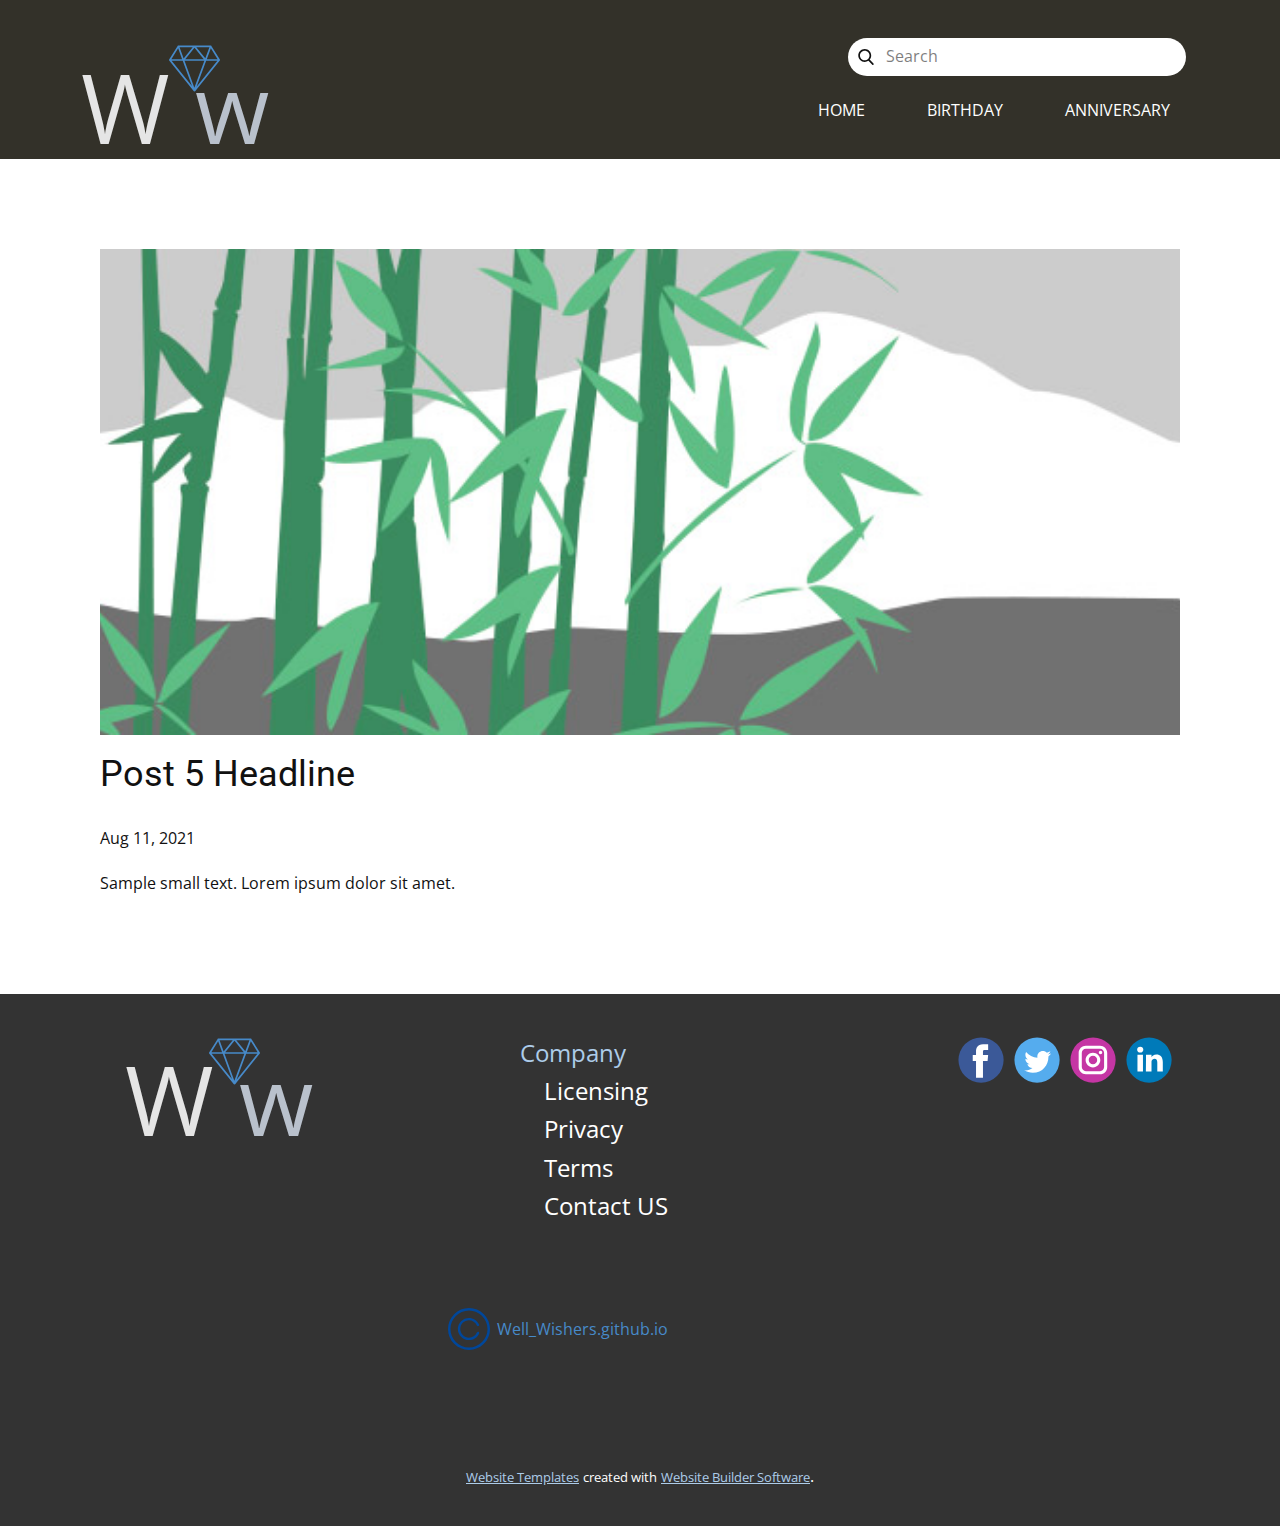
<file: blog/post-4.html>
<!doctype html>
<html style="font-size: 16px;"><head>
    <meta name="viewport" content="width=device-width, initial-scale=1.0">
    <meta charset="utf-8">
    <meta name="keywords" content="Post 1 Headline">
    <meta name="description" content="">
    <meta name="page_type" content="np-template-header-footer-from-plugin">
    <title>Post 5 Headline</title>
    <link rel="stylesheet" href="../nicepage.css" media="screen">
<link rel="stylesheet" href="../Post-Template.css" media="screen">
    <script class="u-script" type="text/javascript" src="../jquery.js" defer=""></script>
    <script class="u-script" type="text/javascript" src="../nicepage.js" defer=""></script>
    <meta name="generator" content="Nicepage 3.17.2, nicepage.com">
    <link id="u-theme-google-font" rel="stylesheet" href="https://fonts.googleapis.com/css?family=Roboto:100,100i,300,300i,400,400i,500,500i,700,700i,900,900i|Open+Sans:300,300i,400,400i,600,600i,700,700i,800,800i">
    
    
    <script type="application/ld+json">{
		"@context": "http://schema.org",
		"@type": "Organization",
		"name": "",
		"sameAs": []
}</script>
    <meta property="og:title" content="Post Template">
    <meta property="og:type" content="website">
    <meta name="theme-color" content="#478ac9">
  </head>
  <body class="u-body"><header class="u-clearfix u-header u-palette-3-dark-3 u-header" id="sec-9182"><div class="u-clearfix u-sheet u-sheet-1">
        <nav class="u-menu u-menu-dropdown u-offcanvas u-menu-1">
          <div class="menu-collapse" style="font-size: 1rem; letter-spacing: 0px; text-transform: uppercase; font-weight: 400;">
            <a class="u-button-style u-custom-active-border-color u-custom-border u-custom-border-color u-custom-borders u-custom-hover-border-color u-custom-hover-color u-custom-left-right-menu-spacing u-custom-text-active-color u-custom-text-color u-custom-text-hover-color u-custom-top-bottom-menu-spacing u-nav-link" href="#" style="padding: 3px 16px; font-size: calc(1em + 6px);">
              <svg><use xmlns:xlink="http://www.w3.org/1999/xlink" xlink:href="#menu-hamburger"></use></svg>
              <svg version="1.1" xmlns="http://www.w3.org/2000/svg" xmlns:xlink="http://www.w3.org/1999/xlink"><defs><symbol id="menu-hamburger" viewBox="0 0 16 16" style="width: 16px; height: 16px;"><rect y="1" width="16" height="2"></rect><rect y="7" width="16" height="2"></rect><rect y="13" width="16" height="2"></rect>
</symbol>
</defs></svg>
            </a>
          </div>
          <div class="u-custom-menu u-nav-container">
            <ul class="u-nav u-spacing-30 u-unstyled u-nav-1"><li class="u-nav-item"><a class="u-border-5 u-border-active-white u-border-hover-grey-10 u-border-no-left u-border-no-right u-border-no-top u-button-style u-nav-link u-text-active-palette-4-light-3 u-text-hover-palette-1-light-3 u-text-white" href="../Home.html" style="padding: 10px 16px;">Home</a>
</li><li class="u-nav-item"><a class="u-border-5 u-border-active-white u-border-hover-grey-10 u-border-no-left u-border-no-right u-border-no-top u-button-style u-nav-link u-text-active-palette-4-light-3 u-text-hover-palette-1-light-3 u-text-white" href="../birthday.html" style="padding: 10px 16px;">birthday</a>
</li><li class="u-nav-item"><a class="u-border-5 u-border-active-white u-border-hover-grey-10 u-border-no-left u-border-no-right u-border-no-top u-button-style u-nav-link u-text-active-palette-4-light-3 u-text-hover-palette-1-light-3 u-text-white" href="../Anniversary.html" style="padding: 10px 16px;">Anniversary</a>
</li></ul>
          </div>
          <div class="u-custom-menu u-nav-container-collapse">
            <div class="u-black u-container-style u-inner-container-layout u-opacity u-opacity-95 u-sidenav">
              <div class="u-sidenav-overflow">
                <div class="u-menu-close"></div>
                <ul class="u-align-center u-nav u-popupmenu-items u-unstyled u-nav-2"><li class="u-nav-item"><a class="u-button-style u-nav-link" href="../Home.html" style="padding: 10px 16px;">Home</a>
</li><li class="u-nav-item"><a class="u-button-style u-nav-link" href="../birthday.html" style="padding: 10px 16px;">birthday</a>
</li><li class="u-nav-item"><a class="u-button-style u-nav-link" href="../Anniversary.html" style="padding: 10px 16px;">Anniversary</a>
</li></ul>
              </div>
            </div>
            <div class="u-black u-menu-overlay u-opacity u-opacity-70"></div>
          </div>
        </nav>
        <p class="u-text u-text-1">
          <span class="u-text-grey-10">W</span>
          <span class="u-text-palette-5-base">w</span>
        </p><span class="u-icon u-icon-circle u-text-palette-1-base u-icon-1"><svg class="u-svg-link" preserveAspectRatio="xMidYMin slice" viewBox="0 0 59.986 59.986" style=""><use xmlns:xlink="http://www.w3.org/1999/xlink" xlink:href="#svg-7561"></use></svg><svg class="u-svg-content" viewBox="0 0 59.986 59.986" x="0px" y="0px" id="svg-7561" style="enable-background:new 0 0 59.986 59.986;"><path d="M59.972,20.164c0.007-0.041,0.011-0.081,0.013-0.123c0.002-0.049,0.001-0.096-0.003-0.145  c-0.004-0.042-0.01-0.082-0.02-0.123c-0.011-0.048-0.026-0.094-0.044-0.14c-0.009-0.024-0.011-0.049-0.022-0.072  c-0.008-0.017-0.022-0.03-0.031-0.047c-0.009-0.017-0.013-0.035-0.023-0.052l-10-16c-0.046-0.073-0.1-0.139-0.161-0.197  c-0.001-0.001-0.002-0.001-0.003-0.002c-0.086-0.081-0.188-0.139-0.297-0.185c-0.014-0.006-0.023-0.018-0.038-0.024  c-0.011-0.004-0.023-0.002-0.034-0.005c-0.101-0.034-0.205-0.057-0.314-0.057h-38c-0.108,0-0.211,0.023-0.31,0.056  c-0.011,0.003-0.022,0.001-0.032,0.005c-0.015,0.005-0.024,0.017-0.038,0.023c-0.104,0.043-0.202,0.099-0.287,0.175  c-0.005,0.005-0.012,0.008-0.017,0.012c-0.062,0.058-0.117,0.125-0.163,0.198l-10,16c-0.01,0.016-0.014,0.035-0.023,0.052  c-0.009,0.017-0.023,0.03-0.031,0.047c-0.011,0.023-0.013,0.048-0.023,0.072c-0.018,0.046-0.033,0.092-0.044,0.14  c-0.009,0.041-0.016,0.082-0.02,0.124C0,19.945-0.001,19.993,0.001,20.041c0.002,0.042,0.006,0.082,0.013,0.123  c0.008,0.048,0.021,0.095,0.037,0.142c0.013,0.039,0.027,0.077,0.045,0.115c0.009,0.018,0.012,0.038,0.022,0.056  c0.016,0.029,0.04,0.051,0.058,0.078c0.014,0.021,0.022,0.044,0.039,0.064l28.989,35.986c0.002,0.003,0.004,0.005,0.006,0.007  l0.005,0.007c0.003,0.004,0.008,0.005,0.011,0.009c0.082,0.099,0.184,0.174,0.295,0.234c0.03,0.016,0.058,0.03,0.089,0.043  c0.121,0.051,0.249,0.087,0.383,0.087c0.114,0,0.229-0.02,0.343-0.061c0.017-0.006,0.028-0.02,0.045-0.027  c0.051-0.021,0.091-0.055,0.137-0.084c0.076-0.048,0.147-0.098,0.206-0.163c0.014-0.015,0.035-0.022,0.048-0.038l29-36  c0.016-0.02,0.024-0.044,0.039-0.064c0.019-0.027,0.042-0.049,0.058-0.078c0.01-0.018,0.013-0.038,0.022-0.056  c0.018-0.038,0.032-0.075,0.045-0.115C59.95,20.259,59.964,20.213,59.972,20.164z M32.095,4.993h15.459l-4.86,13.045L32.095,4.993z   M40.892,18.993H19.095L29.993,5.58L40.892,18.993z M17.222,18.125L12.423,4.993h15.469L17.222,18.125z M41.593,20.993  L29.818,52.599L18.269,20.993H41.593z M49.221,6.246l7.967,12.748H44.472L49.221,6.246z M10.756,6.259l4.653,12.734H2.798  L10.756,6.259z M16.14,20.993l10.839,29.664L3.083,20.993H16.14z M32.39,51.423l11.337-30.43h13.176L32.39,51.423z"></path></svg></span>
        <form action="#" method="get" class="u-radius-24 u-search u-search-left u-white u-search-1">
          <button class="u-search-button" type="submit">
            <span class="u-search-icon u-spacing-10">
              <svg class="u-svg-link" preserveAspectRatio="xMidYMin slice" viewBox="0 0 56.966 56.966"><use xmlns:xlink="http://www.w3.org/1999/xlink" xlink:href="#svg-d127"></use></svg>
              <svg xmlns="http://www.w3.org/2000/svg" xmlns:xlink="http://www.w3.org/1999/xlink" version="1.1" id="svg-d127" x="0px" y="0px" viewBox="0 0 56.966 56.966" style="enable-background:new 0 0 56.966 56.966;" xml:space="preserve" class="u-svg-content"><path d="M55.146,51.887L41.588,37.786c3.486-4.144,5.396-9.358,5.396-14.786c0-12.682-10.318-23-23-23s-23,10.318-23,23  s10.318,23,23,23c4.761,0,9.298-1.436,13.177-4.162l13.661,14.208c0.571,0.593,1.339,0.92,2.162,0.92  c0.779,0,1.518-0.297,2.079-0.837C56.255,54.982,56.293,53.08,55.146,51.887z M23.984,6c9.374,0,17,7.626,17,17s-7.626,17-17,17  s-17-7.626-17-17S14.61,6,23.984,6z"></path></svg>
            </span>
          </button>
          <input class="u-search-input" type="search" name="search" value="" placeholder="Search">
        </form>
      </div></header>
    <section class="u-align-center u-clearfix u-section-1" id="sec-d294">
      <div class="u-clearfix u-sheet u-valign-middle-md u-valign-middle-sm u-valign-middle-xs u-sheet-1"><!--post_details--><!--post_details_options_json--><!--{"source":""}--><!--/post_details_options_json--><!--blog_post-->
        <div class="u-container-style u-expanded-width u-post-details u-post-details-1">
          <div class="u-container-layout u-valign-middle u-container-layout-1"><!--blog_post_image-->
            <img alt="" class="u-blog-control u-expanded-width u-image u-image-default u-image-1" src="[data-uri]"><!--/blog_post_image--><!--blog_post_header-->
            <h2 class="u-blog-control u-text u-text-1">Post 5 Headline</h2><!--/blog_post_header--><!--blog_post_metadata-->
            <div class="u-blog-control u-metadata u-metadata-1"><!--blog_post_metadata_date-->
              <span class="u-meta-date u-meta-icon">Aug 11, 2021</span><!--/blog_post_metadata_date--><!--blog_post_metadata_category-->
              <!--/blog_post_metadata_category--><!--blog_post_metadata_comments-->
              <!--/blog_post_metadata_comments-->
            </div><!--/blog_post_metadata--><!--blog_post_content-->
            <div class="u-align-justify u-blog-control u-post-content u-text u-text-2 fr-view">
  Sample small text. Lorem ipsum dolor sit amet.
  </div><!--/blog_post_content-->
          </div>
        </div><!--/blog_post--><!--/post_details-->
      </div>
    </section>
    
    
    <footer class="u-clearfix u-footer u-grey-80" id="sec-8fa7"><div class="u-clearfix u-sheet u-sheet-1">
        <div class="u-align-left u-social-icons u-spacing-10 u-social-icons-1">
          <a class="u-social-url" title="facebook" target="_blank" href=""><span class="u-icon u-social-facebook u-social-icon u-icon-1"><svg class="u-svg-link" preserveAspectRatio="xMidYMin slice" viewBox="0 0 112 112" style=""><use xmlns:xlink="http://www.w3.org/1999/xlink" xlink:href="#svg-7e4d"></use></svg><svg class="u-svg-content" viewBox="0 0 112 112" x="0" y="0" id="svg-7e4d"><circle fill="currentColor" cx="56.1" cy="56.1" r="55"></circle><path fill="#FFFFFF" d="M73.5,31.6h-9.1c-1.4,0-3.6,0.8-3.6,3.9v8.5h12.6L72,58.3H60.8v40.8H43.9V58.3h-8V43.9h8v-9.2
            c0-6.7,3.1-17,17-17h12.5v13.9H73.5z"></path></svg></span>
          </a>
          <a class="u-social-url" title="twitter" target="_blank" href=""><span class="u-icon u-social-icon u-social-twitter u-icon-2"><svg class="u-svg-link" preserveAspectRatio="xMidYMin slice" viewBox="0 0 112 112" style=""><use xmlns:xlink="http://www.w3.org/1999/xlink" xlink:href="#svg-9e90"></use></svg><svg class="u-svg-content" viewBox="0 0 112 112" x="0" y="0" id="svg-9e90"><circle fill="currentColor" class="st0" cx="56.1" cy="56.1" r="55"></circle><path fill="#FFFFFF" d="M83.8,47.3c0,0.6,0,1.2,0,1.7c0,17.7-13.5,38.2-38.2,38.2C38,87.2,31,85,25,81.2c1,0.1,2.1,0.2,3.2,0.2
            c6.3,0,12.1-2.1,16.7-5.7c-5.9-0.1-10.8-4-12.5-9.3c0.8,0.2,1.7,0.2,2.5,0.2c1.2,0,2.4-0.2,3.5-0.5c-6.1-1.2-10.8-6.7-10.8-13.1
            c0-0.1,0-0.1,0-0.2c1.8,1,3.9,1.6,6.1,1.7c-3.6-2.4-6-6.5-6-11.2c0-2.5,0.7-4.8,1.8-6.7c6.6,8.1,16.5,13.5,27.6,14
            c-0.2-1-0.3-2-0.3-3.1c0-7.4,6-13.4,13.4-13.4c3.9,0,7.3,1.6,9.8,4.2c3.1-0.6,5.9-1.7,8.5-3.3c-1,3.1-3.1,5.8-5.9,7.4
            c2.7-0.3,5.3-1,7.7-2.1C88.7,43,86.4,45.4,83.8,47.3z"></path></svg></span>
          </a>
          <a class="u-social-url" title="instagram" target="_blank" href=""><span class="u-icon u-social-icon u-social-instagram u-icon-3"><svg class="u-svg-link" preserveAspectRatio="xMidYMin slice" viewBox="0 0 112 112" style=""><use xmlns:xlink="http://www.w3.org/1999/xlink" xlink:href="#svg-923c"></use></svg><svg class="u-svg-content" viewBox="0 0 112 112" x="0" y="0" id="svg-923c"><circle fill="currentColor" cx="56.1" cy="56.1" r="55"></circle><path fill="#FFFFFF" d="M55.9,38.2c-9.9,0-17.9,8-17.9,17.9C38,66,46,74,55.9,74c9.9,0,17.9-8,17.9-17.9C73.8,46.2,65.8,38.2,55.9,38.2
            z M55.9,66.4c-5.7,0-10.3-4.6-10.3-10.3c-0.1-5.7,4.6-10.3,10.3-10.3c5.7,0,10.3,4.6,10.3,10.3C66.2,61.8,61.6,66.4,55.9,66.4z"></path><path fill="#FFFFFF" d="M74.3,33.5c-2.3,0-4.2,1.9-4.2,4.2s1.9,4.2,4.2,4.2s4.2-1.9,4.2-4.2S76.6,33.5,74.3,33.5z"></path><path fill="#FFFFFF" d="M73.1,21.3H38.6c-9.7,0-17.5,7.9-17.5,17.5v34.5c0,9.7,7.9,17.6,17.5,17.6h34.5c9.7,0,17.5-7.9,17.5-17.5V38.8
            C90.6,29.1,82.7,21.3,73.1,21.3z M83,73.3c0,5.5-4.5,9.9-9.9,9.9H38.6c-5.5,0-9.9-4.5-9.9-9.9V38.8c0-5.5,4.5-9.9,9.9-9.9h34.5
            c5.5,0,9.9,4.5,9.9,9.9V73.3z"></path></svg></span>
          </a>
          <a class="u-social-url" title="linkedin" target="_blank" href=""><span class="u-icon u-social-icon u-social-linkedin u-icon-4"><svg class="u-svg-link" preserveAspectRatio="xMidYMin slice" viewBox="0 0 112 112" style=""><use xmlns:xlink="http://www.w3.org/1999/xlink" xlink:href="#svg-2d7d"></use></svg><svg class="u-svg-content" viewBox="0 0 112 112" x="0" y="0" id="svg-2d7d"><circle fill="currentColor" cx="56.1" cy="56.1" r="55"></circle><path fill="#FFFFFF" d="M41.3,83.7H27.9V43.4h13.4V83.7z M34.6,37.9L34.6,37.9c-4.6,0-7.5-3.1-7.5-7c0-4,3-7,7.6-7s7.4,3,7.5,7
            C42.2,34.8,39.2,37.9,34.6,37.9z M89.6,83.7H76.2V62.2c0-5.4-1.9-9.1-6.8-9.1c-3.7,0-5.9,2.5-6.9,4.9c-0.4,0.9-0.4,2.1-0.4,3.3v22.5
            H48.7c0,0,0.2-36.5,0-40.3h13.4v5.7c1.8-2.7,5-6.7,12.1-6.7c8.8,0,15.4,5.8,15.4,18.1V83.7z"></path></svg></span>
          </a>
        </div>
        <p class="u-text u-text-1">
          <span class="u-text-grey-10">W</span>
          <span class="u-text-palette-5-base">w</span>
        </p>
        <p class="u-text u-text-2">
          <span class="u-text-palette-1-light-2">Company</span>
          <br>&nbsp; &nbsp; Licensing<br>&nbsp; &nbsp; Privacy<br>&nbsp; &nbsp; Terms<br>&nbsp; &nbsp; Contact US
        </p><span class="u-icon u-icon-circle u-text-palette-1-base u-icon-5"><svg class="u-svg-link" preserveAspectRatio="xMidYMin slice" viewBox="0 0 59.986 59.986" style=""><use xmlns:xlink="http://www.w3.org/1999/xlink" xlink:href="#svg-09e3"></use></svg><svg class="u-svg-content" viewBox="0 0 59.986 59.986" x="0px" y="0px" id="svg-09e3" style="enable-background:new 0 0 59.986 59.986;"><path d="M59.972,20.164c0.007-0.041,0.011-0.081,0.013-0.123c0.002-0.049,0.001-0.096-0.003-0.145  c-0.004-0.042-0.01-0.082-0.02-0.123c-0.011-0.048-0.026-0.094-0.044-0.14c-0.009-0.024-0.011-0.049-0.022-0.072  c-0.008-0.017-0.022-0.03-0.031-0.047c-0.009-0.017-0.013-0.035-0.023-0.052l-10-16c-0.046-0.073-0.1-0.139-0.161-0.197  c-0.001-0.001-0.002-0.001-0.003-0.002c-0.086-0.081-0.188-0.139-0.297-0.185c-0.014-0.006-0.023-0.018-0.038-0.024  c-0.011-0.004-0.023-0.002-0.034-0.005c-0.101-0.034-0.205-0.057-0.314-0.057h-38c-0.108,0-0.211,0.023-0.31,0.056  c-0.011,0.003-0.022,0.001-0.032,0.005c-0.015,0.005-0.024,0.017-0.038,0.023c-0.104,0.043-0.202,0.099-0.287,0.175  c-0.005,0.005-0.012,0.008-0.017,0.012c-0.062,0.058-0.117,0.125-0.163,0.198l-10,16c-0.01,0.016-0.014,0.035-0.023,0.052  c-0.009,0.017-0.023,0.03-0.031,0.047c-0.011,0.023-0.013,0.048-0.023,0.072c-0.018,0.046-0.033,0.092-0.044,0.14  c-0.009,0.041-0.016,0.082-0.02,0.124C0,19.945-0.001,19.993,0.001,20.041c0.002,0.042,0.006,0.082,0.013,0.123  c0.008,0.048,0.021,0.095,0.037,0.142c0.013,0.039,0.027,0.077,0.045,0.115c0.009,0.018,0.012,0.038,0.022,0.056  c0.016,0.029,0.04,0.051,0.058,0.078c0.014,0.021,0.022,0.044,0.039,0.064l28.989,35.986c0.002,0.003,0.004,0.005,0.006,0.007  l0.005,0.007c0.003,0.004,0.008,0.005,0.011,0.009c0.082,0.099,0.184,0.174,0.295,0.234c0.03,0.016,0.058,0.03,0.089,0.043  c0.121,0.051,0.249,0.087,0.383,0.087c0.114,0,0.229-0.02,0.343-0.061c0.017-0.006,0.028-0.02,0.045-0.027  c0.051-0.021,0.091-0.055,0.137-0.084c0.076-0.048,0.147-0.098,0.206-0.163c0.014-0.015,0.035-0.022,0.048-0.038l29-36  c0.016-0.02,0.024-0.044,0.039-0.064c0.019-0.027,0.042-0.049,0.058-0.078c0.01-0.018,0.013-0.038,0.022-0.056  c0.018-0.038,0.032-0.075,0.045-0.115C59.95,20.259,59.964,20.213,59.972,20.164z M32.095,4.993h15.459l-4.86,13.045L32.095,4.993z   M40.892,18.993H19.095L29.993,5.58L40.892,18.993z M17.222,18.125L12.423,4.993h15.469L17.222,18.125z M41.593,20.993  L29.818,52.599L18.269,20.993H41.593z M49.221,6.246l7.967,12.748H44.472L49.221,6.246z M10.756,6.259l4.653,12.734H2.798  L10.756,6.259z M16.14,20.993l10.839,29.664L3.083,20.993H16.14z M32.39,51.423l11.337-30.43h13.176L32.39,51.423z"></path></svg></span><span class="u-icon u-icon-circle u-text-palette-1-base u-icon-6"><svg class="u-svg-link" preserveAspectRatio="xMidYMin slice" viewBox="0 0 512 512" style=""><use xmlns:xlink="http://www.w3.org/1999/xlink" xlink:href="#svg-e975"></use></svg><svg class="u-svg-content" viewBox="0 0 512 512" id="svg-e975"><g fill="currentColor"><path d="m256 512c-68.378906 0-132.667969-26.628906-181.019531-74.980469-48.351563-48.351562-74.980469-112.640625-74.980469-181.019531s26.628906-132.667969 74.980469-181.019531c48.351562-48.351563 112.640625-74.980469 181.019531-74.980469s132.667969 26.628906 181.019531 74.980469c48.351563 48.351562 74.980469 112.640625 74.980469 181.019531s-26.628906 132.667969-74.980469 181.019531c-48.351562 48.351563-112.640625 74.980469-181.019531 74.980469zm0-482c-124.617188 0-226 101.382812-226 226s101.382812 226 226 226 226-101.382812 226-226-101.382812-226-226-226zm0 0"></path><path d="m255.316406 391.5c-74.714844 0-135.5-60.785156-135.5-135.5s60.785156-135.5 135.5-135.5c53.570313 0 102.214844 31.652344 123.925782 80.640625 3.359374 7.574219-.0625 16.433594-7.636719 19.792969-7.574219 3.355468-16.433594-.0625-19.789063-7.636719-16.90625-38.148437-54.785156-62.796875-96.5-62.796875-58.175781 0-105.5 47.328125-105.5 105.5s47.324219 105.5 105.5 105.5c41.957032 0 79.921875-24.847656 96.726563-63.304688 3.316406-7.589843 12.160156-11.058593 19.75-7.738281 7.59375 3.316407 11.058593 12.160157 7.738281 19.75-21.578125 49.386719-70.335938 81.292969-124.214844 81.292969zm0 0"></path>
</g></svg></span>
        <p class="u-text u-text-palette-1-base u-text-3">Well_Wishers.github.io</p>
      </div></footer>
    <section class="u-backlink u-clearfix u-grey-80">
      <a class="u-link" href="https://localhost/website-templates" target="_blank">
        <span>Website Templates</span>
      </a>
      <p class="u-text">
        <span>created with</span>
      </p>
      <a class="u-link" href="https://localhost/" target="_blank">
        <span>Website Builder Software</span>
      </a>. 
    </section>
  
</body></html>
</file>
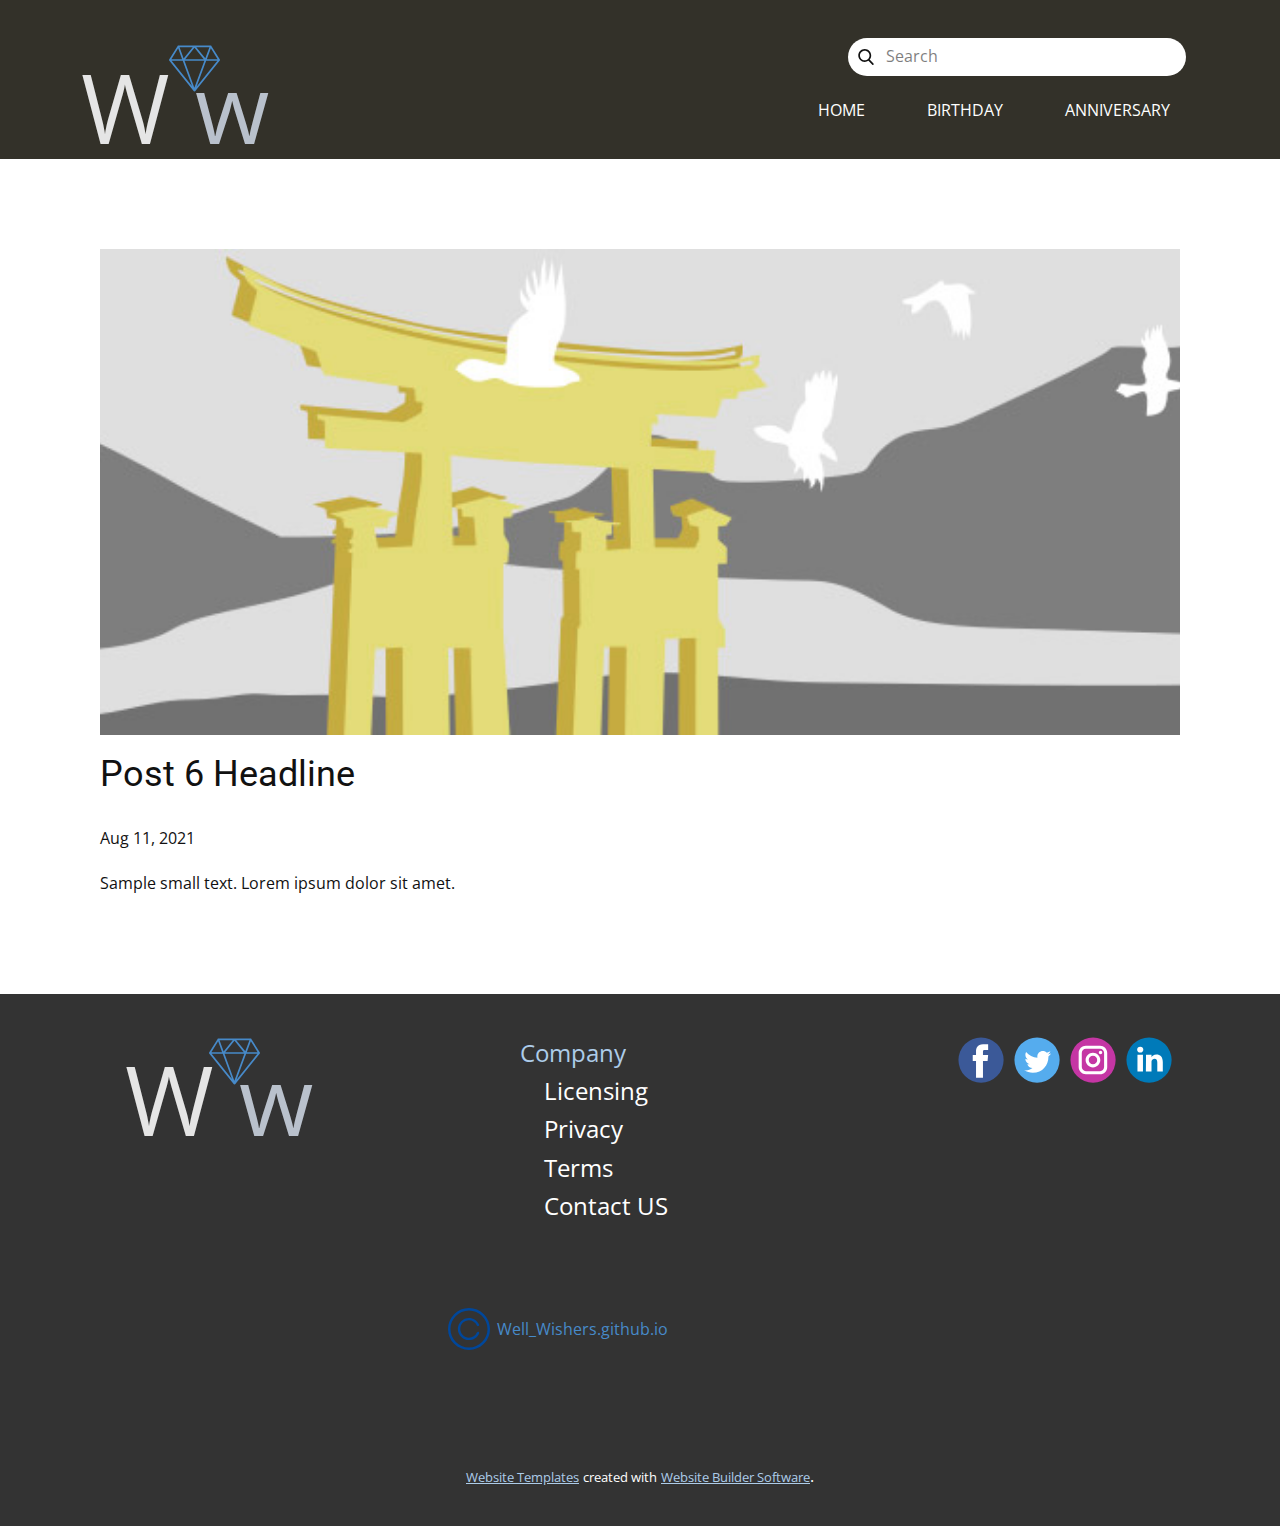
<file: blog/post-5.html>
<!doctype html>
<html style="font-size: 16px;"><head>
    <meta name="viewport" content="width=device-width, initial-scale=1.0">
    <meta charset="utf-8">
    <meta name="keywords" content="Post 1 Headline">
    <meta name="description" content="">
    <meta name="page_type" content="np-template-header-footer-from-plugin">
    <title>Post 6 Headline</title>
    <link rel="stylesheet" href="../nicepage.css" media="screen">
<link rel="stylesheet" href="../Post-Template.css" media="screen">
    <script class="u-script" type="text/javascript" src="../jquery.js" defer=""></script>
    <script class="u-script" type="text/javascript" src="../nicepage.js" defer=""></script>
    <meta name="generator" content="Nicepage 3.17.2, nicepage.com">
    <link id="u-theme-google-font" rel="stylesheet" href="https://fonts.googleapis.com/css?family=Roboto:100,100i,300,300i,400,400i,500,500i,700,700i,900,900i|Open+Sans:300,300i,400,400i,600,600i,700,700i,800,800i">
    
    
    <script type="application/ld+json">{
		"@context": "http://schema.org",
		"@type": "Organization",
		"name": "",
		"sameAs": []
}</script>
    <meta property="og:title" content="Post Template">
    <meta property="og:type" content="website">
    <meta name="theme-color" content="#478ac9">
  </head>
  <body class="u-body"><header class="u-clearfix u-header u-palette-3-dark-3 u-header" id="sec-9182"><div class="u-clearfix u-sheet u-sheet-1">
        <nav class="u-menu u-menu-dropdown u-offcanvas u-menu-1">
          <div class="menu-collapse" style="font-size: 1rem; letter-spacing: 0px; text-transform: uppercase; font-weight: 400;">
            <a class="u-button-style u-custom-active-border-color u-custom-border u-custom-border-color u-custom-borders u-custom-hover-border-color u-custom-hover-color u-custom-left-right-menu-spacing u-custom-text-active-color u-custom-text-color u-custom-text-hover-color u-custom-top-bottom-menu-spacing u-nav-link" href="#" style="padding: 3px 16px; font-size: calc(1em + 6px);">
              <svg><use xmlns:xlink="http://www.w3.org/1999/xlink" xlink:href="#menu-hamburger"></use></svg>
              <svg version="1.1" xmlns="http://www.w3.org/2000/svg" xmlns:xlink="http://www.w3.org/1999/xlink"><defs><symbol id="menu-hamburger" viewBox="0 0 16 16" style="width: 16px; height: 16px;"><rect y="1" width="16" height="2"></rect><rect y="7" width="16" height="2"></rect><rect y="13" width="16" height="2"></rect>
</symbol>
</defs></svg>
            </a>
          </div>
          <div class="u-custom-menu u-nav-container">
            <ul class="u-nav u-spacing-30 u-unstyled u-nav-1"><li class="u-nav-item"><a class="u-border-5 u-border-active-white u-border-hover-grey-10 u-border-no-left u-border-no-right u-border-no-top u-button-style u-nav-link u-text-active-palette-4-light-3 u-text-hover-palette-1-light-3 u-text-white" href="../Home.html" style="padding: 10px 16px;">Home</a>
</li><li class="u-nav-item"><a class="u-border-5 u-border-active-white u-border-hover-grey-10 u-border-no-left u-border-no-right u-border-no-top u-button-style u-nav-link u-text-active-palette-4-light-3 u-text-hover-palette-1-light-3 u-text-white" href="../birthday.html" style="padding: 10px 16px;">birthday</a>
</li><li class="u-nav-item"><a class="u-border-5 u-border-active-white u-border-hover-grey-10 u-border-no-left u-border-no-right u-border-no-top u-button-style u-nav-link u-text-active-palette-4-light-3 u-text-hover-palette-1-light-3 u-text-white" href="../Anniversary.html" style="padding: 10px 16px;">Anniversary</a>
</li></ul>
          </div>
          <div class="u-custom-menu u-nav-container-collapse">
            <div class="u-black u-container-style u-inner-container-layout u-opacity u-opacity-95 u-sidenav">
              <div class="u-sidenav-overflow">
                <div class="u-menu-close"></div>
                <ul class="u-align-center u-nav u-popupmenu-items u-unstyled u-nav-2"><li class="u-nav-item"><a class="u-button-style u-nav-link" href="../Home.html" style="padding: 10px 16px;">Home</a>
</li><li class="u-nav-item"><a class="u-button-style u-nav-link" href="../birthday.html" style="padding: 10px 16px;">birthday</a>
</li><li class="u-nav-item"><a class="u-button-style u-nav-link" href="../Anniversary.html" style="padding: 10px 16px;">Anniversary</a>
</li></ul>
              </div>
            </div>
            <div class="u-black u-menu-overlay u-opacity u-opacity-70"></div>
          </div>
        </nav>
        <p class="u-text u-text-1">
          <span class="u-text-grey-10">W</span>
          <span class="u-text-palette-5-base">w</span>
        </p><span class="u-icon u-icon-circle u-text-palette-1-base u-icon-1"><svg class="u-svg-link" preserveAspectRatio="xMidYMin slice" viewBox="0 0 59.986 59.986" style=""><use xmlns:xlink="http://www.w3.org/1999/xlink" xlink:href="#svg-7561"></use></svg><svg class="u-svg-content" viewBox="0 0 59.986 59.986" x="0px" y="0px" id="svg-7561" style="enable-background:new 0 0 59.986 59.986;"><path d="M59.972,20.164c0.007-0.041,0.011-0.081,0.013-0.123c0.002-0.049,0.001-0.096-0.003-0.145  c-0.004-0.042-0.01-0.082-0.02-0.123c-0.011-0.048-0.026-0.094-0.044-0.14c-0.009-0.024-0.011-0.049-0.022-0.072  c-0.008-0.017-0.022-0.03-0.031-0.047c-0.009-0.017-0.013-0.035-0.023-0.052l-10-16c-0.046-0.073-0.1-0.139-0.161-0.197  c-0.001-0.001-0.002-0.001-0.003-0.002c-0.086-0.081-0.188-0.139-0.297-0.185c-0.014-0.006-0.023-0.018-0.038-0.024  c-0.011-0.004-0.023-0.002-0.034-0.005c-0.101-0.034-0.205-0.057-0.314-0.057h-38c-0.108,0-0.211,0.023-0.31,0.056  c-0.011,0.003-0.022,0.001-0.032,0.005c-0.015,0.005-0.024,0.017-0.038,0.023c-0.104,0.043-0.202,0.099-0.287,0.175  c-0.005,0.005-0.012,0.008-0.017,0.012c-0.062,0.058-0.117,0.125-0.163,0.198l-10,16c-0.01,0.016-0.014,0.035-0.023,0.052  c-0.009,0.017-0.023,0.03-0.031,0.047c-0.011,0.023-0.013,0.048-0.023,0.072c-0.018,0.046-0.033,0.092-0.044,0.14  c-0.009,0.041-0.016,0.082-0.02,0.124C0,19.945-0.001,19.993,0.001,20.041c0.002,0.042,0.006,0.082,0.013,0.123  c0.008,0.048,0.021,0.095,0.037,0.142c0.013,0.039,0.027,0.077,0.045,0.115c0.009,0.018,0.012,0.038,0.022,0.056  c0.016,0.029,0.04,0.051,0.058,0.078c0.014,0.021,0.022,0.044,0.039,0.064l28.989,35.986c0.002,0.003,0.004,0.005,0.006,0.007  l0.005,0.007c0.003,0.004,0.008,0.005,0.011,0.009c0.082,0.099,0.184,0.174,0.295,0.234c0.03,0.016,0.058,0.03,0.089,0.043  c0.121,0.051,0.249,0.087,0.383,0.087c0.114,0,0.229-0.02,0.343-0.061c0.017-0.006,0.028-0.02,0.045-0.027  c0.051-0.021,0.091-0.055,0.137-0.084c0.076-0.048,0.147-0.098,0.206-0.163c0.014-0.015,0.035-0.022,0.048-0.038l29-36  c0.016-0.02,0.024-0.044,0.039-0.064c0.019-0.027,0.042-0.049,0.058-0.078c0.01-0.018,0.013-0.038,0.022-0.056  c0.018-0.038,0.032-0.075,0.045-0.115C59.95,20.259,59.964,20.213,59.972,20.164z M32.095,4.993h15.459l-4.86,13.045L32.095,4.993z   M40.892,18.993H19.095L29.993,5.58L40.892,18.993z M17.222,18.125L12.423,4.993h15.469L17.222,18.125z M41.593,20.993  L29.818,52.599L18.269,20.993H41.593z M49.221,6.246l7.967,12.748H44.472L49.221,6.246z M10.756,6.259l4.653,12.734H2.798  L10.756,6.259z M16.14,20.993l10.839,29.664L3.083,20.993H16.14z M32.39,51.423l11.337-30.43h13.176L32.39,51.423z"></path></svg></span>
        <form action="#" method="get" class="u-radius-24 u-search u-search-left u-white u-search-1">
          <button class="u-search-button" type="submit">
            <span class="u-search-icon u-spacing-10">
              <svg class="u-svg-link" preserveAspectRatio="xMidYMin slice" viewBox="0 0 56.966 56.966"><use xmlns:xlink="http://www.w3.org/1999/xlink" xlink:href="#svg-d127"></use></svg>
              <svg xmlns="http://www.w3.org/2000/svg" xmlns:xlink="http://www.w3.org/1999/xlink" version="1.1" id="svg-d127" x="0px" y="0px" viewBox="0 0 56.966 56.966" style="enable-background:new 0 0 56.966 56.966;" xml:space="preserve" class="u-svg-content"><path d="M55.146,51.887L41.588,37.786c3.486-4.144,5.396-9.358,5.396-14.786c0-12.682-10.318-23-23-23s-23,10.318-23,23  s10.318,23,23,23c4.761,0,9.298-1.436,13.177-4.162l13.661,14.208c0.571,0.593,1.339,0.92,2.162,0.92  c0.779,0,1.518-0.297,2.079-0.837C56.255,54.982,56.293,53.08,55.146,51.887z M23.984,6c9.374,0,17,7.626,17,17s-7.626,17-17,17  s-17-7.626-17-17S14.61,6,23.984,6z"></path></svg>
            </span>
          </button>
          <input class="u-search-input" type="search" name="search" value="" placeholder="Search">
        </form>
      </div></header>
    <section class="u-align-center u-clearfix u-section-1" id="sec-d294">
      <div class="u-clearfix u-sheet u-valign-middle-md u-valign-middle-sm u-valign-middle-xs u-sheet-1"><!--post_details--><!--post_details_options_json--><!--{"source":""}--><!--/post_details_options_json--><!--blog_post-->
        <div class="u-container-style u-expanded-width u-post-details u-post-details-1">
          <div class="u-container-layout u-valign-middle u-container-layout-1"><!--blog_post_image-->
            <img alt="" class="u-blog-control u-expanded-width u-image u-image-default u-image-1" src="[data-uri]"><!--/blog_post_image--><!--blog_post_header-->
            <h2 class="u-blog-control u-text u-text-1">Post 6 Headline</h2><!--/blog_post_header--><!--blog_post_metadata-->
            <div class="u-blog-control u-metadata u-metadata-1"><!--blog_post_metadata_date-->
              <span class="u-meta-date u-meta-icon">Aug 11, 2021</span><!--/blog_post_metadata_date--><!--blog_post_metadata_category-->
              <!--/blog_post_metadata_category--><!--blog_post_metadata_comments-->
              <!--/blog_post_metadata_comments-->
            </div><!--/blog_post_metadata--><!--blog_post_content-->
            <div class="u-align-justify u-blog-control u-post-content u-text u-text-2 fr-view">
  Sample small text. Lorem ipsum dolor sit amet.
  </div><!--/blog_post_content-->
          </div>
        </div><!--/blog_post--><!--/post_details-->
      </div>
    </section>
    
    
    <footer class="u-clearfix u-footer u-grey-80" id="sec-8fa7"><div class="u-clearfix u-sheet u-sheet-1">
        <div class="u-align-left u-social-icons u-spacing-10 u-social-icons-1">
          <a class="u-social-url" title="facebook" target="_blank" href=""><span class="u-icon u-social-facebook u-social-icon u-icon-1"><svg class="u-svg-link" preserveAspectRatio="xMidYMin slice" viewBox="0 0 112 112" style=""><use xmlns:xlink="http://www.w3.org/1999/xlink" xlink:href="#svg-7e4d"></use></svg><svg class="u-svg-content" viewBox="0 0 112 112" x="0" y="0" id="svg-7e4d"><circle fill="currentColor" cx="56.1" cy="56.1" r="55"></circle><path fill="#FFFFFF" d="M73.5,31.6h-9.1c-1.4,0-3.6,0.8-3.6,3.9v8.5h12.6L72,58.3H60.8v40.8H43.9V58.3h-8V43.9h8v-9.2
            c0-6.7,3.1-17,17-17h12.5v13.9H73.5z"></path></svg></span>
          </a>
          <a class="u-social-url" title="twitter" target="_blank" href=""><span class="u-icon u-social-icon u-social-twitter u-icon-2"><svg class="u-svg-link" preserveAspectRatio="xMidYMin slice" viewBox="0 0 112 112" style=""><use xmlns:xlink="http://www.w3.org/1999/xlink" xlink:href="#svg-9e90"></use></svg><svg class="u-svg-content" viewBox="0 0 112 112" x="0" y="0" id="svg-9e90"><circle fill="currentColor" class="st0" cx="56.1" cy="56.1" r="55"></circle><path fill="#FFFFFF" d="M83.8,47.3c0,0.6,0,1.2,0,1.7c0,17.7-13.5,38.2-38.2,38.2C38,87.2,31,85,25,81.2c1,0.1,2.1,0.2,3.2,0.2
            c6.3,0,12.1-2.1,16.7-5.7c-5.9-0.1-10.8-4-12.5-9.3c0.8,0.2,1.7,0.2,2.5,0.2c1.2,0,2.4-0.2,3.5-0.5c-6.1-1.2-10.8-6.7-10.8-13.1
            c0-0.1,0-0.1,0-0.2c1.8,1,3.9,1.6,6.1,1.7c-3.6-2.4-6-6.5-6-11.2c0-2.5,0.7-4.8,1.8-6.7c6.6,8.1,16.5,13.5,27.6,14
            c-0.2-1-0.3-2-0.3-3.1c0-7.4,6-13.4,13.4-13.4c3.9,0,7.3,1.6,9.8,4.2c3.1-0.6,5.9-1.7,8.5-3.3c-1,3.1-3.1,5.8-5.9,7.4
            c2.7-0.3,5.3-1,7.7-2.1C88.7,43,86.4,45.4,83.8,47.3z"></path></svg></span>
          </a>
          <a class="u-social-url" title="instagram" target="_blank" href=""><span class="u-icon u-social-icon u-social-instagram u-icon-3"><svg class="u-svg-link" preserveAspectRatio="xMidYMin slice" viewBox="0 0 112 112" style=""><use xmlns:xlink="http://www.w3.org/1999/xlink" xlink:href="#svg-923c"></use></svg><svg class="u-svg-content" viewBox="0 0 112 112" x="0" y="0" id="svg-923c"><circle fill="currentColor" cx="56.1" cy="56.1" r="55"></circle><path fill="#FFFFFF" d="M55.9,38.2c-9.9,0-17.9,8-17.9,17.9C38,66,46,74,55.9,74c9.9,0,17.9-8,17.9-17.9C73.8,46.2,65.8,38.2,55.9,38.2
            z M55.9,66.4c-5.7,0-10.3-4.6-10.3-10.3c-0.1-5.7,4.6-10.3,10.3-10.3c5.7,0,10.3,4.6,10.3,10.3C66.2,61.8,61.6,66.4,55.9,66.4z"></path><path fill="#FFFFFF" d="M74.3,33.5c-2.3,0-4.2,1.9-4.2,4.2s1.9,4.2,4.2,4.2s4.2-1.9,4.2-4.2S76.6,33.5,74.3,33.5z"></path><path fill="#FFFFFF" d="M73.1,21.3H38.6c-9.7,0-17.5,7.9-17.5,17.5v34.5c0,9.7,7.9,17.6,17.5,17.6h34.5c9.7,0,17.5-7.9,17.5-17.5V38.8
            C90.6,29.1,82.7,21.3,73.1,21.3z M83,73.3c0,5.5-4.5,9.9-9.9,9.9H38.6c-5.5,0-9.9-4.5-9.9-9.9V38.8c0-5.5,4.5-9.9,9.9-9.9h34.5
            c5.5,0,9.9,4.5,9.9,9.9V73.3z"></path></svg></span>
          </a>
          <a class="u-social-url" title="linkedin" target="_blank" href=""><span class="u-icon u-social-icon u-social-linkedin u-icon-4"><svg class="u-svg-link" preserveAspectRatio="xMidYMin slice" viewBox="0 0 112 112" style=""><use xmlns:xlink="http://www.w3.org/1999/xlink" xlink:href="#svg-2d7d"></use></svg><svg class="u-svg-content" viewBox="0 0 112 112" x="0" y="0" id="svg-2d7d"><circle fill="currentColor" cx="56.1" cy="56.1" r="55"></circle><path fill="#FFFFFF" d="M41.3,83.7H27.9V43.4h13.4V83.7z M34.6,37.9L34.6,37.9c-4.6,0-7.5-3.1-7.5-7c0-4,3-7,7.6-7s7.4,3,7.5,7
            C42.2,34.8,39.2,37.9,34.6,37.9z M89.6,83.7H76.2V62.2c0-5.4-1.9-9.1-6.8-9.1c-3.7,0-5.9,2.5-6.9,4.9c-0.4,0.9-0.4,2.1-0.4,3.3v22.5
            H48.7c0,0,0.2-36.5,0-40.3h13.4v5.7c1.8-2.7,5-6.7,12.1-6.7c8.8,0,15.4,5.8,15.4,18.1V83.7z"></path></svg></span>
          </a>
        </div>
        <p class="u-text u-text-1">
          <span class="u-text-grey-10">W</span>
          <span class="u-text-palette-5-base">w</span>
        </p>
        <p class="u-text u-text-2">
          <span class="u-text-palette-1-light-2">Company</span>
          <br>&nbsp; &nbsp; Licensing<br>&nbsp; &nbsp; Privacy<br>&nbsp; &nbsp; Terms<br>&nbsp; &nbsp; Contact US
        </p><span class="u-icon u-icon-circle u-text-palette-1-base u-icon-5"><svg class="u-svg-link" preserveAspectRatio="xMidYMin slice" viewBox="0 0 59.986 59.986" style=""><use xmlns:xlink="http://www.w3.org/1999/xlink" xlink:href="#svg-09e3"></use></svg><svg class="u-svg-content" viewBox="0 0 59.986 59.986" x="0px" y="0px" id="svg-09e3" style="enable-background:new 0 0 59.986 59.986;"><path d="M59.972,20.164c0.007-0.041,0.011-0.081,0.013-0.123c0.002-0.049,0.001-0.096-0.003-0.145  c-0.004-0.042-0.01-0.082-0.02-0.123c-0.011-0.048-0.026-0.094-0.044-0.14c-0.009-0.024-0.011-0.049-0.022-0.072  c-0.008-0.017-0.022-0.03-0.031-0.047c-0.009-0.017-0.013-0.035-0.023-0.052l-10-16c-0.046-0.073-0.1-0.139-0.161-0.197  c-0.001-0.001-0.002-0.001-0.003-0.002c-0.086-0.081-0.188-0.139-0.297-0.185c-0.014-0.006-0.023-0.018-0.038-0.024  c-0.011-0.004-0.023-0.002-0.034-0.005c-0.101-0.034-0.205-0.057-0.314-0.057h-38c-0.108,0-0.211,0.023-0.31,0.056  c-0.011,0.003-0.022,0.001-0.032,0.005c-0.015,0.005-0.024,0.017-0.038,0.023c-0.104,0.043-0.202,0.099-0.287,0.175  c-0.005,0.005-0.012,0.008-0.017,0.012c-0.062,0.058-0.117,0.125-0.163,0.198l-10,16c-0.01,0.016-0.014,0.035-0.023,0.052  c-0.009,0.017-0.023,0.03-0.031,0.047c-0.011,0.023-0.013,0.048-0.023,0.072c-0.018,0.046-0.033,0.092-0.044,0.14  c-0.009,0.041-0.016,0.082-0.02,0.124C0,19.945-0.001,19.993,0.001,20.041c0.002,0.042,0.006,0.082,0.013,0.123  c0.008,0.048,0.021,0.095,0.037,0.142c0.013,0.039,0.027,0.077,0.045,0.115c0.009,0.018,0.012,0.038,0.022,0.056  c0.016,0.029,0.04,0.051,0.058,0.078c0.014,0.021,0.022,0.044,0.039,0.064l28.989,35.986c0.002,0.003,0.004,0.005,0.006,0.007  l0.005,0.007c0.003,0.004,0.008,0.005,0.011,0.009c0.082,0.099,0.184,0.174,0.295,0.234c0.03,0.016,0.058,0.03,0.089,0.043  c0.121,0.051,0.249,0.087,0.383,0.087c0.114,0,0.229-0.02,0.343-0.061c0.017-0.006,0.028-0.02,0.045-0.027  c0.051-0.021,0.091-0.055,0.137-0.084c0.076-0.048,0.147-0.098,0.206-0.163c0.014-0.015,0.035-0.022,0.048-0.038l29-36  c0.016-0.02,0.024-0.044,0.039-0.064c0.019-0.027,0.042-0.049,0.058-0.078c0.01-0.018,0.013-0.038,0.022-0.056  c0.018-0.038,0.032-0.075,0.045-0.115C59.95,20.259,59.964,20.213,59.972,20.164z M32.095,4.993h15.459l-4.86,13.045L32.095,4.993z   M40.892,18.993H19.095L29.993,5.58L40.892,18.993z M17.222,18.125L12.423,4.993h15.469L17.222,18.125z M41.593,20.993  L29.818,52.599L18.269,20.993H41.593z M49.221,6.246l7.967,12.748H44.472L49.221,6.246z M10.756,6.259l4.653,12.734H2.798  L10.756,6.259z M16.14,20.993l10.839,29.664L3.083,20.993H16.14z M32.39,51.423l11.337-30.43h13.176L32.39,51.423z"></path></svg></span><span class="u-icon u-icon-circle u-text-palette-1-base u-icon-6"><svg class="u-svg-link" preserveAspectRatio="xMidYMin slice" viewBox="0 0 512 512" style=""><use xmlns:xlink="http://www.w3.org/1999/xlink" xlink:href="#svg-e975"></use></svg><svg class="u-svg-content" viewBox="0 0 512 512" id="svg-e975"><g fill="currentColor"><path d="m256 512c-68.378906 0-132.667969-26.628906-181.019531-74.980469-48.351563-48.351562-74.980469-112.640625-74.980469-181.019531s26.628906-132.667969 74.980469-181.019531c48.351562-48.351563 112.640625-74.980469 181.019531-74.980469s132.667969 26.628906 181.019531 74.980469c48.351563 48.351562 74.980469 112.640625 74.980469 181.019531s-26.628906 132.667969-74.980469 181.019531c-48.351562 48.351563-112.640625 74.980469-181.019531 74.980469zm0-482c-124.617188 0-226 101.382812-226 226s101.382812 226 226 226 226-101.382812 226-226-101.382812-226-226-226zm0 0"></path><path d="m255.316406 391.5c-74.714844 0-135.5-60.785156-135.5-135.5s60.785156-135.5 135.5-135.5c53.570313 0 102.214844 31.652344 123.925782 80.640625 3.359374 7.574219-.0625 16.433594-7.636719 19.792969-7.574219 3.355468-16.433594-.0625-19.789063-7.636719-16.90625-38.148437-54.785156-62.796875-96.5-62.796875-58.175781 0-105.5 47.328125-105.5 105.5s47.324219 105.5 105.5 105.5c41.957032 0 79.921875-24.847656 96.726563-63.304688 3.316406-7.589843 12.160156-11.058593 19.75-7.738281 7.59375 3.316407 11.058593 12.160157 7.738281 19.75-21.578125 49.386719-70.335938 81.292969-124.214844 81.292969zm0 0"></path>
</g></svg></span>
        <p class="u-text u-text-palette-1-base u-text-3">Well_Wishers.github.io</p>
      </div></footer>
    <section class="u-backlink u-clearfix u-grey-80">
      <a class="u-link" href="https://localhost/website-templates" target="_blank">
        <span>Website Templates</span>
      </a>
      <p class="u-text">
        <span>created with</span>
      </p>
      <a class="u-link" href="https://localhost/" target="_blank">
        <span>Website Builder Software</span>
      </a>. 
    </section>
  
</body></html>
</file>
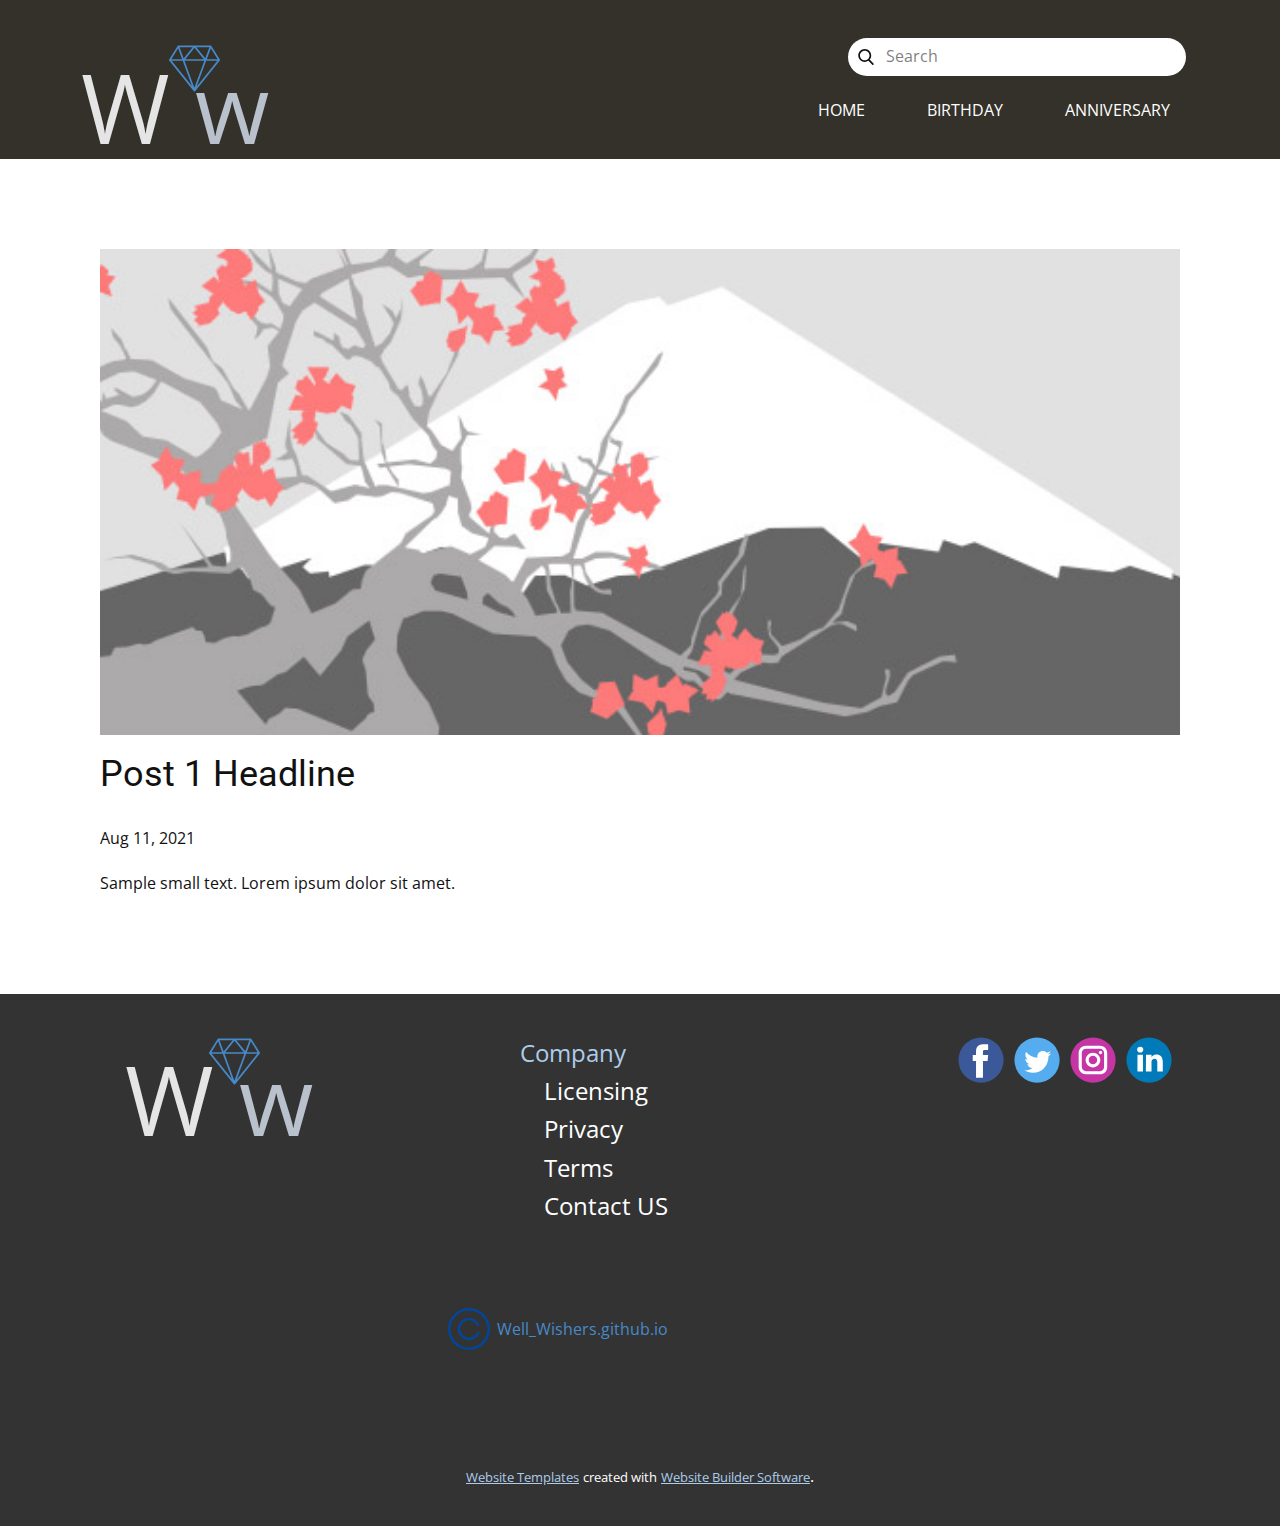
<file: blog/post.html>
<!doctype html>
<html style="font-size: 16px;"><head>
    <meta name="viewport" content="width=device-width, initial-scale=1.0">
    <meta charset="utf-8">
    <meta name="keywords" content="Post 1 Headline">
    <meta name="description" content="">
    <meta name="page_type" content="np-template-header-footer-from-plugin">
    <title>Post 1 Headline</title>
    <link rel="stylesheet" href="../nicepage.css" media="screen">
<link rel="stylesheet" href="../Post-Template.css" media="screen">
    <script class="u-script" type="text/javascript" src="../jquery.js" defer=""></script>
    <script class="u-script" type="text/javascript" src="../nicepage.js" defer=""></script>
    <meta name="generator" content="Nicepage 3.17.2, nicepage.com">
    <link id="u-theme-google-font" rel="stylesheet" href="https://fonts.googleapis.com/css?family=Roboto:100,100i,300,300i,400,400i,500,500i,700,700i,900,900i|Open+Sans:300,300i,400,400i,600,600i,700,700i,800,800i">
    
    
    <script type="application/ld+json">{
		"@context": "http://schema.org",
		"@type": "Organization",
		"name": "",
		"sameAs": []
}</script>
    <meta property="og:title" content="Post Template">
    <meta property="og:type" content="website">
    <meta name="theme-color" content="#478ac9">
  </head>
  <body class="u-body"><header class="u-clearfix u-header u-palette-3-dark-3 u-header" id="sec-9182"><div class="u-clearfix u-sheet u-sheet-1">
        <nav class="u-menu u-menu-dropdown u-offcanvas u-menu-1">
          <div class="menu-collapse" style="font-size: 1rem; letter-spacing: 0px; text-transform: uppercase; font-weight: 400;">
            <a class="u-button-style u-custom-active-border-color u-custom-border u-custom-border-color u-custom-borders u-custom-hover-border-color u-custom-hover-color u-custom-left-right-menu-spacing u-custom-text-active-color u-custom-text-color u-custom-text-hover-color u-custom-top-bottom-menu-spacing u-nav-link" href="#" style="padding: 3px 16px; font-size: calc(1em + 6px);">
              <svg><use xmlns:xlink="http://www.w3.org/1999/xlink" xlink:href="#menu-hamburger"></use></svg>
              <svg version="1.1" xmlns="http://www.w3.org/2000/svg" xmlns:xlink="http://www.w3.org/1999/xlink"><defs><symbol id="menu-hamburger" viewBox="0 0 16 16" style="width: 16px; height: 16px;"><rect y="1" width="16" height="2"></rect><rect y="7" width="16" height="2"></rect><rect y="13" width="16" height="2"></rect>
</symbol>
</defs></svg>
            </a>
          </div>
          <div class="u-custom-menu u-nav-container">
            <ul class="u-nav u-spacing-30 u-unstyled u-nav-1"><li class="u-nav-item"><a class="u-border-5 u-border-active-white u-border-hover-grey-10 u-border-no-left u-border-no-right u-border-no-top u-button-style u-nav-link u-text-active-palette-4-light-3 u-text-hover-palette-1-light-3 u-text-white" href="../Home.html" style="padding: 10px 16px;">Home</a>
</li><li class="u-nav-item"><a class="u-border-5 u-border-active-white u-border-hover-grey-10 u-border-no-left u-border-no-right u-border-no-top u-button-style u-nav-link u-text-active-palette-4-light-3 u-text-hover-palette-1-light-3 u-text-white" href="../birthday.html" style="padding: 10px 16px;">birthday</a>
</li><li class="u-nav-item"><a class="u-border-5 u-border-active-white u-border-hover-grey-10 u-border-no-left u-border-no-right u-border-no-top u-button-style u-nav-link u-text-active-palette-4-light-3 u-text-hover-palette-1-light-3 u-text-white" href="../Anniversary.html" style="padding: 10px 16px;">Anniversary</a>
</li></ul>
          </div>
          <div class="u-custom-menu u-nav-container-collapse">
            <div class="u-black u-container-style u-inner-container-layout u-opacity u-opacity-95 u-sidenav">
              <div class="u-sidenav-overflow">
                <div class="u-menu-close"></div>
                <ul class="u-align-center u-nav u-popupmenu-items u-unstyled u-nav-2"><li class="u-nav-item"><a class="u-button-style u-nav-link" href="../Home.html" style="padding: 10px 16px;">Home</a>
</li><li class="u-nav-item"><a class="u-button-style u-nav-link" href="../birthday.html" style="padding: 10px 16px;">birthday</a>
</li><li class="u-nav-item"><a class="u-button-style u-nav-link" href="../Anniversary.html" style="padding: 10px 16px;">Anniversary</a>
</li></ul>
              </div>
            </div>
            <div class="u-black u-menu-overlay u-opacity u-opacity-70"></div>
          </div>
        </nav>
        <p class="u-text u-text-1">
          <span class="u-text-grey-10">W</span>
          <span class="u-text-palette-5-base">w</span>
        </p><span class="u-icon u-icon-circle u-text-palette-1-base u-icon-1"><svg class="u-svg-link" preserveAspectRatio="xMidYMin slice" viewBox="0 0 59.986 59.986" style=""><use xmlns:xlink="http://www.w3.org/1999/xlink" xlink:href="#svg-7561"></use></svg><svg class="u-svg-content" viewBox="0 0 59.986 59.986" x="0px" y="0px" id="svg-7561" style="enable-background:new 0 0 59.986 59.986;"><path d="M59.972,20.164c0.007-0.041,0.011-0.081,0.013-0.123c0.002-0.049,0.001-0.096-0.003-0.145  c-0.004-0.042-0.01-0.082-0.02-0.123c-0.011-0.048-0.026-0.094-0.044-0.14c-0.009-0.024-0.011-0.049-0.022-0.072  c-0.008-0.017-0.022-0.03-0.031-0.047c-0.009-0.017-0.013-0.035-0.023-0.052l-10-16c-0.046-0.073-0.1-0.139-0.161-0.197  c-0.001-0.001-0.002-0.001-0.003-0.002c-0.086-0.081-0.188-0.139-0.297-0.185c-0.014-0.006-0.023-0.018-0.038-0.024  c-0.011-0.004-0.023-0.002-0.034-0.005c-0.101-0.034-0.205-0.057-0.314-0.057h-38c-0.108,0-0.211,0.023-0.31,0.056  c-0.011,0.003-0.022,0.001-0.032,0.005c-0.015,0.005-0.024,0.017-0.038,0.023c-0.104,0.043-0.202,0.099-0.287,0.175  c-0.005,0.005-0.012,0.008-0.017,0.012c-0.062,0.058-0.117,0.125-0.163,0.198l-10,16c-0.01,0.016-0.014,0.035-0.023,0.052  c-0.009,0.017-0.023,0.03-0.031,0.047c-0.011,0.023-0.013,0.048-0.023,0.072c-0.018,0.046-0.033,0.092-0.044,0.14  c-0.009,0.041-0.016,0.082-0.02,0.124C0,19.945-0.001,19.993,0.001,20.041c0.002,0.042,0.006,0.082,0.013,0.123  c0.008,0.048,0.021,0.095,0.037,0.142c0.013,0.039,0.027,0.077,0.045,0.115c0.009,0.018,0.012,0.038,0.022,0.056  c0.016,0.029,0.04,0.051,0.058,0.078c0.014,0.021,0.022,0.044,0.039,0.064l28.989,35.986c0.002,0.003,0.004,0.005,0.006,0.007  l0.005,0.007c0.003,0.004,0.008,0.005,0.011,0.009c0.082,0.099,0.184,0.174,0.295,0.234c0.03,0.016,0.058,0.03,0.089,0.043  c0.121,0.051,0.249,0.087,0.383,0.087c0.114,0,0.229-0.02,0.343-0.061c0.017-0.006,0.028-0.02,0.045-0.027  c0.051-0.021,0.091-0.055,0.137-0.084c0.076-0.048,0.147-0.098,0.206-0.163c0.014-0.015,0.035-0.022,0.048-0.038l29-36  c0.016-0.02,0.024-0.044,0.039-0.064c0.019-0.027,0.042-0.049,0.058-0.078c0.01-0.018,0.013-0.038,0.022-0.056  c0.018-0.038,0.032-0.075,0.045-0.115C59.95,20.259,59.964,20.213,59.972,20.164z M32.095,4.993h15.459l-4.86,13.045L32.095,4.993z   M40.892,18.993H19.095L29.993,5.58L40.892,18.993z M17.222,18.125L12.423,4.993h15.469L17.222,18.125z M41.593,20.993  L29.818,52.599L18.269,20.993H41.593z M49.221,6.246l7.967,12.748H44.472L49.221,6.246z M10.756,6.259l4.653,12.734H2.798  L10.756,6.259z M16.14,20.993l10.839,29.664L3.083,20.993H16.14z M32.39,51.423l11.337-30.43h13.176L32.39,51.423z"></path></svg></span>
        <form action="#" method="get" class="u-radius-24 u-search u-search-left u-white u-search-1">
          <button class="u-search-button" type="submit">
            <span class="u-search-icon u-spacing-10">
              <svg class="u-svg-link" preserveAspectRatio="xMidYMin slice" viewBox="0 0 56.966 56.966"><use xmlns:xlink="http://www.w3.org/1999/xlink" xlink:href="#svg-d127"></use></svg>
              <svg xmlns="http://www.w3.org/2000/svg" xmlns:xlink="http://www.w3.org/1999/xlink" version="1.1" id="svg-d127" x="0px" y="0px" viewBox="0 0 56.966 56.966" style="enable-background:new 0 0 56.966 56.966;" xml:space="preserve" class="u-svg-content"><path d="M55.146,51.887L41.588,37.786c3.486-4.144,5.396-9.358,5.396-14.786c0-12.682-10.318-23-23-23s-23,10.318-23,23  s10.318,23,23,23c4.761,0,9.298-1.436,13.177-4.162l13.661,14.208c0.571,0.593,1.339,0.92,2.162,0.92  c0.779,0,1.518-0.297,2.079-0.837C56.255,54.982,56.293,53.08,55.146,51.887z M23.984,6c9.374,0,17,7.626,17,17s-7.626,17-17,17  s-17-7.626-17-17S14.61,6,23.984,6z"></path></svg>
            </span>
          </button>
          <input class="u-search-input" type="search" name="search" value="" placeholder="Search">
        </form>
      </div></header>
    <section class="u-align-center u-clearfix u-section-1" id="sec-d294">
      <div class="u-clearfix u-sheet u-valign-middle-md u-valign-middle-sm u-valign-middle-xs u-sheet-1"><!--post_details--><!--post_details_options_json--><!--{"source":""}--><!--/post_details_options_json--><!--blog_post-->
        <div class="u-container-style u-expanded-width u-post-details u-post-details-1">
          <div class="u-container-layout u-valign-middle u-container-layout-1"><!--blog_post_image-->
            <img alt="" class="u-blog-control u-expanded-width u-image u-image-default u-image-1" src="[data-uri]"><!--/blog_post_image--><!--blog_post_header-->
            <h2 class="u-blog-control u-text u-text-1">Post 1 Headline</h2><!--/blog_post_header--><!--blog_post_metadata-->
            <div class="u-blog-control u-metadata u-metadata-1"><!--blog_post_metadata_date-->
              <span class="u-meta-date u-meta-icon">Aug 11, 2021</span><!--/blog_post_metadata_date--><!--blog_post_metadata_category-->
              <!--/blog_post_metadata_category--><!--blog_post_metadata_comments-->
              <!--/blog_post_metadata_comments-->
            </div><!--/blog_post_metadata--><!--blog_post_content-->
            <div class="u-align-justify u-blog-control u-post-content u-text u-text-2 fr-view">
  Sample small text. Lorem ipsum dolor sit amet.
  </div><!--/blog_post_content-->
          </div>
        </div><!--/blog_post--><!--/post_details-->
      </div>
    </section>
    
    
    <footer class="u-clearfix u-footer u-grey-80" id="sec-8fa7"><div class="u-clearfix u-sheet u-sheet-1">
        <div class="u-align-left u-social-icons u-spacing-10 u-social-icons-1">
          <a class="u-social-url" title="facebook" target="_blank" href=""><span class="u-icon u-social-facebook u-social-icon u-icon-1"><svg class="u-svg-link" preserveAspectRatio="xMidYMin slice" viewBox="0 0 112 112" style=""><use xmlns:xlink="http://www.w3.org/1999/xlink" xlink:href="#svg-7e4d"></use></svg><svg class="u-svg-content" viewBox="0 0 112 112" x="0" y="0" id="svg-7e4d"><circle fill="currentColor" cx="56.1" cy="56.1" r="55"></circle><path fill="#FFFFFF" d="M73.5,31.6h-9.1c-1.4,0-3.6,0.8-3.6,3.9v8.5h12.6L72,58.3H60.8v40.8H43.9V58.3h-8V43.9h8v-9.2
            c0-6.7,3.1-17,17-17h12.5v13.9H73.5z"></path></svg></span>
          </a>
          <a class="u-social-url" title="twitter" target="_blank" href=""><span class="u-icon u-social-icon u-social-twitter u-icon-2"><svg class="u-svg-link" preserveAspectRatio="xMidYMin slice" viewBox="0 0 112 112" style=""><use xmlns:xlink="http://www.w3.org/1999/xlink" xlink:href="#svg-9e90"></use></svg><svg class="u-svg-content" viewBox="0 0 112 112" x="0" y="0" id="svg-9e90"><circle fill="currentColor" class="st0" cx="56.1" cy="56.1" r="55"></circle><path fill="#FFFFFF" d="M83.8,47.3c0,0.6,0,1.2,0,1.7c0,17.7-13.5,38.2-38.2,38.2C38,87.2,31,85,25,81.2c1,0.1,2.1,0.2,3.2,0.2
            c6.3,0,12.1-2.1,16.7-5.7c-5.9-0.1-10.8-4-12.5-9.3c0.8,0.2,1.7,0.2,2.5,0.2c1.2,0,2.4-0.2,3.5-0.5c-6.1-1.2-10.8-6.7-10.8-13.1
            c0-0.1,0-0.1,0-0.2c1.8,1,3.9,1.6,6.1,1.7c-3.6-2.4-6-6.5-6-11.2c0-2.5,0.7-4.8,1.8-6.7c6.6,8.1,16.5,13.5,27.6,14
            c-0.2-1-0.3-2-0.3-3.1c0-7.4,6-13.4,13.4-13.4c3.9,0,7.3,1.6,9.8,4.2c3.1-0.6,5.9-1.7,8.5-3.3c-1,3.1-3.1,5.8-5.9,7.4
            c2.7-0.3,5.3-1,7.7-2.1C88.7,43,86.4,45.4,83.8,47.3z"></path></svg></span>
          </a>
          <a class="u-social-url" title="instagram" target="_blank" href=""><span class="u-icon u-social-icon u-social-instagram u-icon-3"><svg class="u-svg-link" preserveAspectRatio="xMidYMin slice" viewBox="0 0 112 112" style=""><use xmlns:xlink="http://www.w3.org/1999/xlink" xlink:href="#svg-923c"></use></svg><svg class="u-svg-content" viewBox="0 0 112 112" x="0" y="0" id="svg-923c"><circle fill="currentColor" cx="56.1" cy="56.1" r="55"></circle><path fill="#FFFFFF" d="M55.9,38.2c-9.9,0-17.9,8-17.9,17.9C38,66,46,74,55.9,74c9.9,0,17.9-8,17.9-17.9C73.8,46.2,65.8,38.2,55.9,38.2
            z M55.9,66.4c-5.7,0-10.3-4.6-10.3-10.3c-0.1-5.7,4.6-10.3,10.3-10.3c5.7,0,10.3,4.6,10.3,10.3C66.2,61.8,61.6,66.4,55.9,66.4z"></path><path fill="#FFFFFF" d="M74.3,33.5c-2.3,0-4.2,1.9-4.2,4.2s1.9,4.2,4.2,4.2s4.2-1.9,4.2-4.2S76.6,33.5,74.3,33.5z"></path><path fill="#FFFFFF" d="M73.1,21.3H38.6c-9.7,0-17.5,7.9-17.5,17.5v34.5c0,9.7,7.9,17.6,17.5,17.6h34.5c9.7,0,17.5-7.9,17.5-17.5V38.8
            C90.6,29.1,82.7,21.3,73.1,21.3z M83,73.3c0,5.5-4.5,9.9-9.9,9.9H38.6c-5.5,0-9.9-4.5-9.9-9.9V38.8c0-5.5,4.5-9.9,9.9-9.9h34.5
            c5.5,0,9.9,4.5,9.9,9.9V73.3z"></path></svg></span>
          </a>
          <a class="u-social-url" title="linkedin" target="_blank" href=""><span class="u-icon u-social-icon u-social-linkedin u-icon-4"><svg class="u-svg-link" preserveAspectRatio="xMidYMin slice" viewBox="0 0 112 112" style=""><use xmlns:xlink="http://www.w3.org/1999/xlink" xlink:href="#svg-2d7d"></use></svg><svg class="u-svg-content" viewBox="0 0 112 112" x="0" y="0" id="svg-2d7d"><circle fill="currentColor" cx="56.1" cy="56.1" r="55"></circle><path fill="#FFFFFF" d="M41.3,83.7H27.9V43.4h13.4V83.7z M34.6,37.9L34.6,37.9c-4.6,0-7.5-3.1-7.5-7c0-4,3-7,7.6-7s7.4,3,7.5,7
            C42.2,34.8,39.2,37.9,34.6,37.9z M89.6,83.7H76.2V62.2c0-5.4-1.9-9.1-6.8-9.1c-3.7,0-5.9,2.5-6.9,4.9c-0.4,0.9-0.4,2.1-0.4,3.3v22.5
            H48.7c0,0,0.2-36.5,0-40.3h13.4v5.7c1.8-2.7,5-6.7,12.1-6.7c8.8,0,15.4,5.8,15.4,18.1V83.7z"></path></svg></span>
          </a>
        </div>
        <p class="u-text u-text-1">
          <span class="u-text-grey-10">W</span>
          <span class="u-text-palette-5-base">w</span>
        </p>
        <p class="u-text u-text-2">
          <span class="u-text-palette-1-light-2">Company</span>
          <br>&nbsp; &nbsp; Licensing<br>&nbsp; &nbsp; Privacy<br>&nbsp; &nbsp; Terms<br>&nbsp; &nbsp; Contact US
        </p><span class="u-icon u-icon-circle u-text-palette-1-base u-icon-5"><svg class="u-svg-link" preserveAspectRatio="xMidYMin slice" viewBox="0 0 59.986 59.986" style=""><use xmlns:xlink="http://www.w3.org/1999/xlink" xlink:href="#svg-09e3"></use></svg><svg class="u-svg-content" viewBox="0 0 59.986 59.986" x="0px" y="0px" id="svg-09e3" style="enable-background:new 0 0 59.986 59.986;"><path d="M59.972,20.164c0.007-0.041,0.011-0.081,0.013-0.123c0.002-0.049,0.001-0.096-0.003-0.145  c-0.004-0.042-0.01-0.082-0.02-0.123c-0.011-0.048-0.026-0.094-0.044-0.14c-0.009-0.024-0.011-0.049-0.022-0.072  c-0.008-0.017-0.022-0.03-0.031-0.047c-0.009-0.017-0.013-0.035-0.023-0.052l-10-16c-0.046-0.073-0.1-0.139-0.161-0.197  c-0.001-0.001-0.002-0.001-0.003-0.002c-0.086-0.081-0.188-0.139-0.297-0.185c-0.014-0.006-0.023-0.018-0.038-0.024  c-0.011-0.004-0.023-0.002-0.034-0.005c-0.101-0.034-0.205-0.057-0.314-0.057h-38c-0.108,0-0.211,0.023-0.31,0.056  c-0.011,0.003-0.022,0.001-0.032,0.005c-0.015,0.005-0.024,0.017-0.038,0.023c-0.104,0.043-0.202,0.099-0.287,0.175  c-0.005,0.005-0.012,0.008-0.017,0.012c-0.062,0.058-0.117,0.125-0.163,0.198l-10,16c-0.01,0.016-0.014,0.035-0.023,0.052  c-0.009,0.017-0.023,0.03-0.031,0.047c-0.011,0.023-0.013,0.048-0.023,0.072c-0.018,0.046-0.033,0.092-0.044,0.14  c-0.009,0.041-0.016,0.082-0.02,0.124C0,19.945-0.001,19.993,0.001,20.041c0.002,0.042,0.006,0.082,0.013,0.123  c0.008,0.048,0.021,0.095,0.037,0.142c0.013,0.039,0.027,0.077,0.045,0.115c0.009,0.018,0.012,0.038,0.022,0.056  c0.016,0.029,0.04,0.051,0.058,0.078c0.014,0.021,0.022,0.044,0.039,0.064l28.989,35.986c0.002,0.003,0.004,0.005,0.006,0.007  l0.005,0.007c0.003,0.004,0.008,0.005,0.011,0.009c0.082,0.099,0.184,0.174,0.295,0.234c0.03,0.016,0.058,0.03,0.089,0.043  c0.121,0.051,0.249,0.087,0.383,0.087c0.114,0,0.229-0.02,0.343-0.061c0.017-0.006,0.028-0.02,0.045-0.027  c0.051-0.021,0.091-0.055,0.137-0.084c0.076-0.048,0.147-0.098,0.206-0.163c0.014-0.015,0.035-0.022,0.048-0.038l29-36  c0.016-0.02,0.024-0.044,0.039-0.064c0.019-0.027,0.042-0.049,0.058-0.078c0.01-0.018,0.013-0.038,0.022-0.056  c0.018-0.038,0.032-0.075,0.045-0.115C59.95,20.259,59.964,20.213,59.972,20.164z M32.095,4.993h15.459l-4.86,13.045L32.095,4.993z   M40.892,18.993H19.095L29.993,5.58L40.892,18.993z M17.222,18.125L12.423,4.993h15.469L17.222,18.125z M41.593,20.993  L29.818,52.599L18.269,20.993H41.593z M49.221,6.246l7.967,12.748H44.472L49.221,6.246z M10.756,6.259l4.653,12.734H2.798  L10.756,6.259z M16.14,20.993l10.839,29.664L3.083,20.993H16.14z M32.39,51.423l11.337-30.43h13.176L32.39,51.423z"></path></svg></span><span class="u-icon u-icon-circle u-text-palette-1-base u-icon-6"><svg class="u-svg-link" preserveAspectRatio="xMidYMin slice" viewBox="0 0 512 512" style=""><use xmlns:xlink="http://www.w3.org/1999/xlink" xlink:href="#svg-e975"></use></svg><svg class="u-svg-content" viewBox="0 0 512 512" id="svg-e975"><g fill="currentColor"><path d="m256 512c-68.378906 0-132.667969-26.628906-181.019531-74.980469-48.351563-48.351562-74.980469-112.640625-74.980469-181.019531s26.628906-132.667969 74.980469-181.019531c48.351562-48.351563 112.640625-74.980469 181.019531-74.980469s132.667969 26.628906 181.019531 74.980469c48.351563 48.351562 74.980469 112.640625 74.980469 181.019531s-26.628906 132.667969-74.980469 181.019531c-48.351562 48.351563-112.640625 74.980469-181.019531 74.980469zm0-482c-124.617188 0-226 101.382812-226 226s101.382812 226 226 226 226-101.382812 226-226-101.382812-226-226-226zm0 0"></path><path d="m255.316406 391.5c-74.714844 0-135.5-60.785156-135.5-135.5s60.785156-135.5 135.5-135.5c53.570313 0 102.214844 31.652344 123.925782 80.640625 3.359374 7.574219-.0625 16.433594-7.636719 19.792969-7.574219 3.355468-16.433594-.0625-19.789063-7.636719-16.90625-38.148437-54.785156-62.796875-96.5-62.796875-58.175781 0-105.5 47.328125-105.5 105.5s47.324219 105.5 105.5 105.5c41.957032 0 79.921875-24.847656 96.726563-63.304688 3.316406-7.589843 12.160156-11.058593 19.75-7.738281 7.59375 3.316407 11.058593 12.160157 7.738281 19.75-21.578125 49.386719-70.335938 81.292969-124.214844 81.292969zm0 0"></path>
</g></svg></span>
        <p class="u-text u-text-palette-1-base u-text-3">Well_Wishers.github.io</p>
      </div></footer>
    <section class="u-backlink u-clearfix u-grey-80">
      <a class="u-link" href="https://localhost/website-templates" target="_blank">
        <span>Website Templates</span>
      </a>
      <p class="u-text">
        <span>created with</span>
      </p>
      <a class="u-link" href="https://localhost/" target="_blank">
        <span>Website Builder Software</span>
      </a>. 
    </section>
  
</body></html>
</file>
